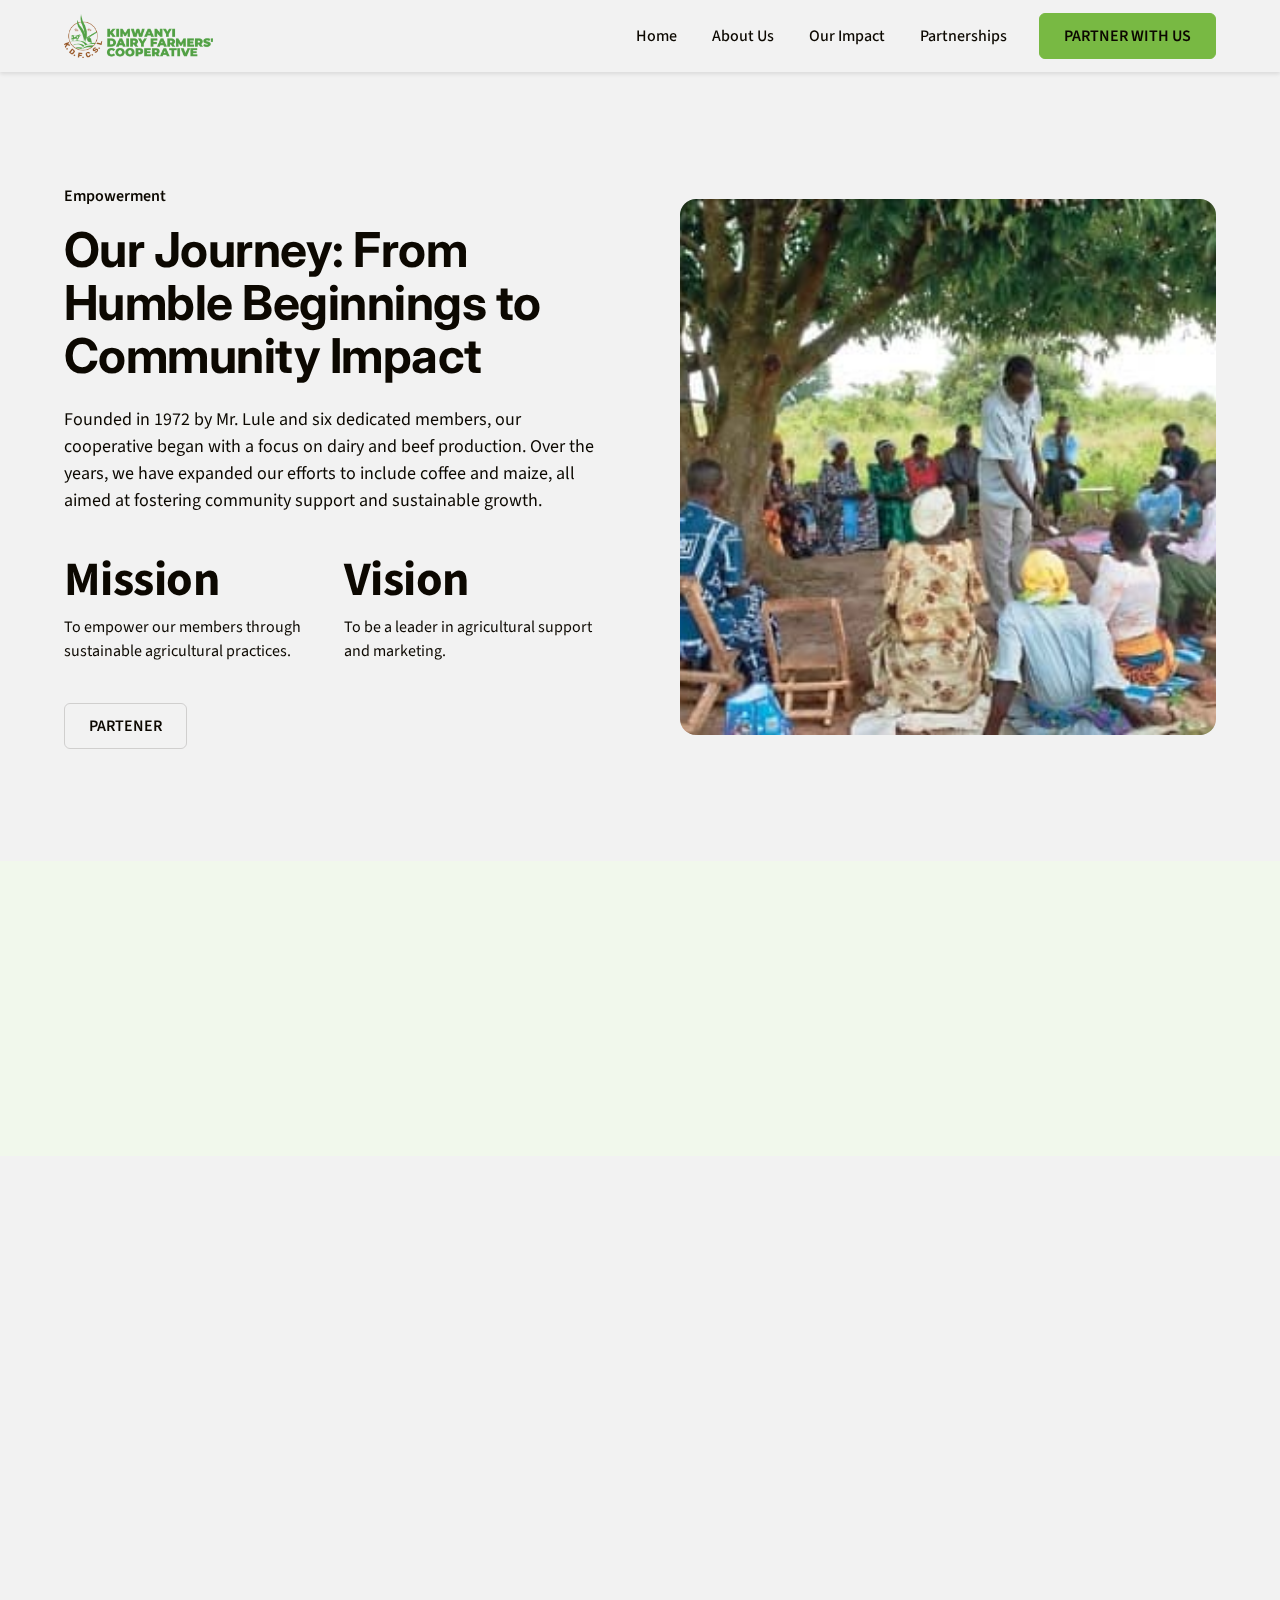
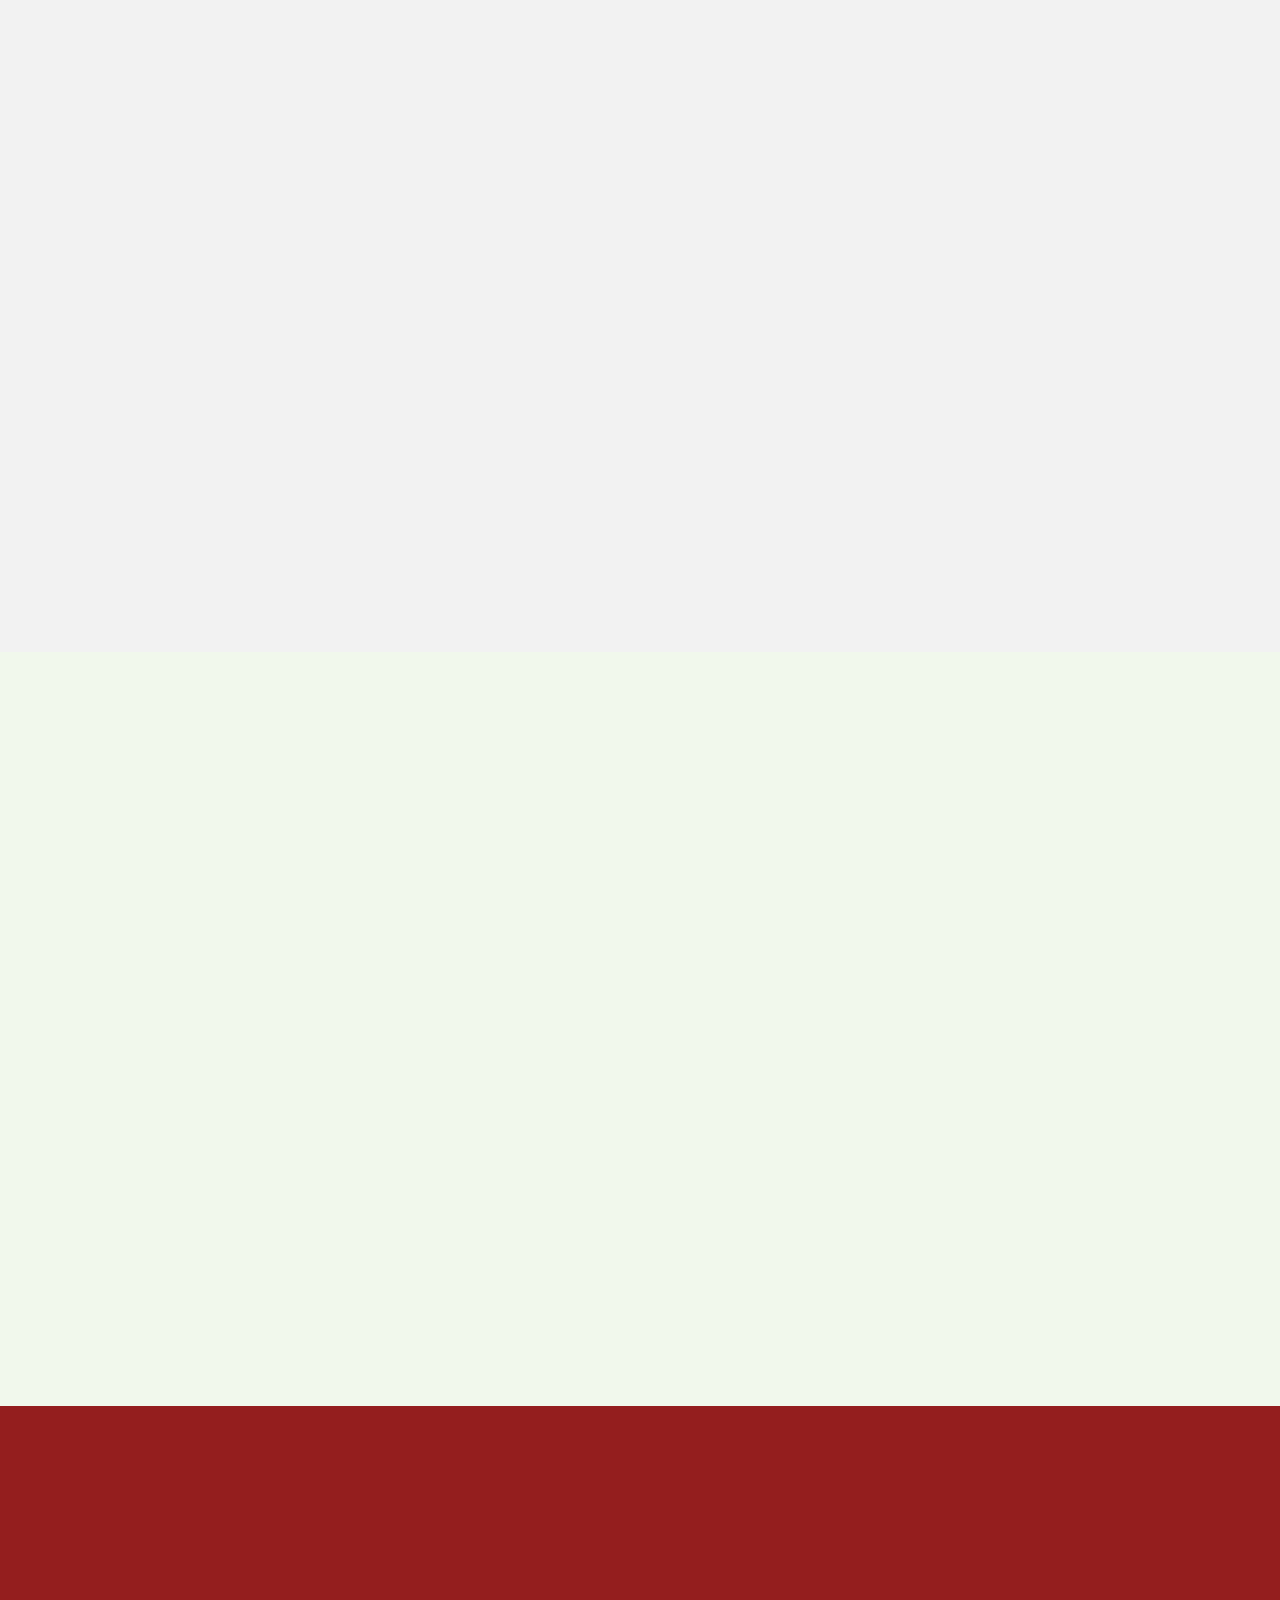
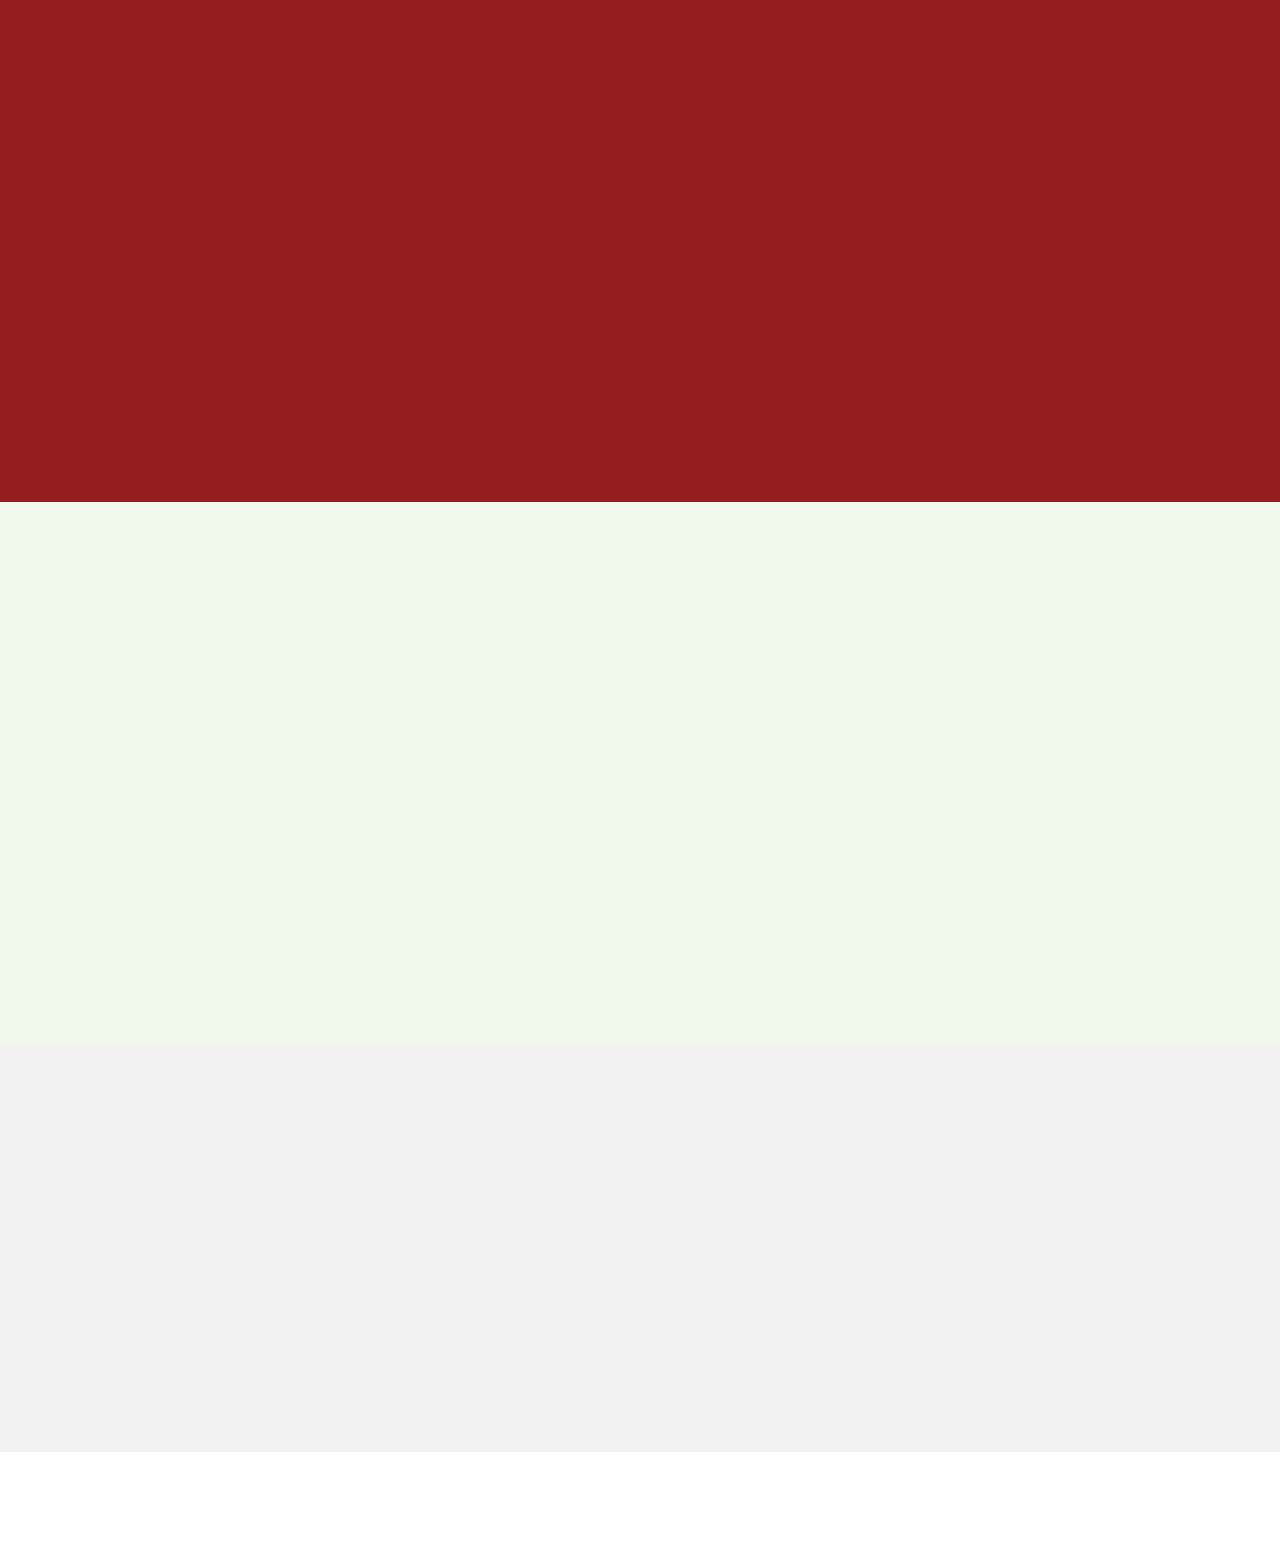
<file: about-us.html>
<!DOCTYPE html>
<!--  This site was created in Webflow. https://webflow.com  --><!--  Last Published: Tue Jul 29 2025 21:09:41 GMT+0000 (Coordinated Universal Time)  -->
<html
  data-wf-page="6887b3ab6ff3b8a3450b5643"
  data-wf-site="6887a2bc9d2a2f76b0a7e1a2"
>
  <head>
    <meta charset="utf-8" />
    <title>About Us</title>
    <meta content="About Us" property="og:title" />
    <meta content="About Us" property="twitter:title" />
    <meta content="width=device-width, initial-scale=1" name="viewport" />
    <meta content="Webflow" name="generator" />
    <link href="css/normalize.css" rel="stylesheet" type="text/css" />
    <link href="css/webflow.css" rel="stylesheet" type="text/css" />
    <link
      href="css/kimwanyi-dairy-cooperative.webflow.css"
      rel="stylesheet"
      type="text/css"
    />
    <script type="text/javascript">
      !(function (o, c) {
        var n = c.documentElement,
          t = " w-mod-";
        (n.className += t + "js"),
          ("ontouchstart" in o ||
            (o.DocumentTouch && c instanceof DocumentTouch)) &&
            (n.className += t + "touch");
      })(window, document);
    </script>
    <link href="images/favicon.png" rel="shortcut icon" type="image/x-icon" />
    <link href="images/webclip.png" rel="apple-touch-icon" />
    <!--  Keep this css code to improve the font quality -->
    <style>
      * {
        -webkit-font-smoothing: antialiased;
        -moz-osx-font-smoothing: grayscale;
        -o-font-smoothing: antialiased;
      }
    </style>
    <link href="https://unpkg.com/aos@2.3.1/dist/aos.css" rel="stylesheet" />
  </head>
  <body>
    <div class="page-wrapper">
      <div class="global-styles">
        <div class="style-overrides w-embed">
          <style>
            /* Ensure all elements inherit the color from its parent */
            a,
            .w-input,
            .w-select,
            .w-tab-link,
            .w-nav-link,
            .w-nav-brand,
            .w-dropdown-btn,
            .w-dropdown-toggle,
            .w-slider-arrow-left,
            .w-slider-arrow-right,
            .w-dropdown-link {
              color: inherit;
              text-decoration: inherit;
              font-size: inherit;
            }
            /* Focus state style for keyboard navigation for the focusable elements */
            *[tabindex]:focus-visible,
            input[type="file"]:focus-visible {
              outline: 0.125rem solid #4d65ff;
              outline-offset: 0.125rem;
            }
            /* Get rid of top margin on first element in any rich text element */
            .w-richtext > :not(div):first-child,
            .w-richtext > div:first-child > :first-child {
              margin-top: 0 !important;
            }
            /* Get rid of bottom margin on last element in any rich text element */
            .w-richtext > :last-child,
            .w-richtext ol li:last-child,
            .w-richtext ul li:last-child {
              margin-bottom: 0 !important;
            }
            /* Prevent all click and hover interaction with an element */
            .pointer-events-off {
              pointer-events: none;
            }
            /* Enables all click and hover interaction with an element */
            .pointer-events-on {
              pointer-events: auto;
            }
            /* Create a class of .div-square which maintains a 1:1 dimension of a div */
            .div-square::after {
              content: "";
              display: block;
              padding-bottom: 100%;
            }
            /* Make sure containers never lose their center alignment */
            .container-medium,
            .container-small,
            .container-large {
              margin-right: auto !important;
              margin-left: auto !important;
            }
            /* Apply "..." after 3 lines of text */
            .text-style-3lines {
              display: -webkit-box;
              overflow: hidden;
              -webkit-line-clamp: 3;
              -webkit-box-orient: vertical;
            }
            /* Apply "..." after 2 lines of text */
            .text-style-2lines {
              display: -webkit-box;
              overflow: hidden;
              -webkit-line-clamp: 2;
              -webkit-box-orient: vertical;
            }
            /* Adds inline flex display */
            .display-inlineflex {
              display: inline-flex;
            }
            /* These classes are never overwritten */
            .hide {
              display: none !important;
            }
            /* Remove default Webflow chevron from form select */
            select {
              -webkit-appearance: none;
            }
            @media screen and (max-width: 991px) {
              .hide,
              .hide-tablet {
                display: none !important;
              }
            }
            @media screen and (max-width: 767px) {
              .hide-mobile-landscape {
                display: none !important;
              }
            }
            @media screen and (max-width: 479px) {
              .hide-mobile {
                display: none !important;
              }
            }
            .margin-0 {
              margin: 0rem !important;
            }
            .padding-0 {
              padding: 0rem !important;
            }
            .spacing-clean {
              padding: 0rem !important;
              margin: 0rem !important;
            }
            .margin-top {
              margin-right: 0rem !important;
              margin-bottom: 0rem !important;
              margin-left: 0rem !important;
            }
            .padding-top {
              padding-right: 0rem !important;
              padding-bottom: 0rem !important;
              padding-left: 0rem !important;
            }
            .margin-right {
              margin-top: 0rem !important;
              margin-bottom: 0rem !important;
              margin-left: 0rem !important;
            }
            .padding-right {
              padding-top: 0rem !important;
              padding-bottom: 0rem !important;
              padding-left: 0rem !important;
            }
            .margin-bottom {
              margin-top: 0rem !important;
              margin-right: 0rem !important;
              margin-left: 0rem !important;
            }
            .padding-bottom {
              padding-top: 0rem !important;
              padding-right: 0rem !important;
              padding-left: 0rem !important;
            }
            .margin-left {
              margin-top: 0rem !important;
              margin-right: 0rem !important;
              margin-bottom: 0rem !important;
            }
            .padding-left {
              padding-top: 0rem !important;
              padding-right: 0rem !important;
              padding-bottom: 0rem !important;
            }
            .margin-horizontal {
              margin-top: 0rem !important;
              margin-bottom: 0rem !important;
            }
            .padding-horizontal {
              padding-top: 0rem !important;
              padding-bottom: 0rem !important;
            }
            .margin-vertical {
              margin-right: 0rem !important;
              margin-left: 0rem !important;
            }
            .padding-vertical {
              padding-right: 0rem !important;
              padding-left: 0rem !important;
            }
            /* Apply "..." at 100% width */
            .truncate-width {
              width: 100%;
              white-space: nowrap;
              overflow: hidden;
              text-overflow: ellipsis;
            }
            /* Removes native scrollbar */
            .no-scrollbar {
              -ms-overflow-style: none;
              overflow: -moz-scrollbars-none;
            }
            .no-scrollbar::-webkit-scrollbar {
              display: none;
            }
          </style>
        </div>
        <div class="fonts w-embed">
          <style>
            @import url("https://fonts.googleapis.com/css?family=Inter:700");
          </style>
          <style>
            @import url("https://fonts.googleapis.com/css?family=Source%20Sans%203:400,500");
          </style>
        </div>
        <div class="color-schemes w-embed">
          <style>
            .color-scheme-1 {
            }
            .color-scheme-2 {
              --color-scheme-1--text: var(--color-scheme-2--text);
              --color-scheme-1--background: var(--color-scheme-2--background);
              --color-scheme-1--foreground: var(--color-scheme-2--foreground);
              --color-scheme-1--border: var(--color-scheme-2--border);
              --color-scheme-1--accent: var(--color-scheme-2--accent);
            }
            .color-scheme-3 {
              --color-scheme-1--text: var(--color-scheme-3--text);
              --color-scheme-1--background: var(--color-scheme-3--background);
              --color-scheme-1--foreground: var(--color-scheme-3--foreground);
              --color-scheme-1--border: var(--color-scheme-3--border);
              --color-scheme-1--accent: var(--color-scheme-3--accent);
            }
            .color-scheme-4 {
              --color-scheme-1--text: var(--color-scheme-4--text);
              --color-scheme-1--background: var(--color-scheme-4--background);
              --color-scheme-1--foreground: var(--color-scheme-4--foreground);
              --color-scheme-1--border: var(--color-scheme-4--border);
              --color-scheme-1--accent: var(--color-scheme-4--accent);
            }
            .color-scheme-5 {
              --color-scheme-1--text: var(--color-scheme-5--text);
              --color-scheme-1--background: var(--color-scheme-5--background);
              --color-scheme-1--foreground: var(--color-scheme-5--foreground);
              --color-scheme-1--border: var(--color-scheme-5--border);
              --color-scheme-1--accent: var(--color-scheme-5--accent);
            }
            .color-scheme-6 {
              --color-scheme-1--text: var(--color-scheme-6--text);
              --color-scheme-1--background: var(--color-scheme-6--background);
              --color-scheme-1--foreground: var(--color-scheme-6--foreground);
              --color-scheme-1--border: var(--color-scheme-6--border);
              --color-scheme-1--accent: var(--color-scheme-6--accent);
            }
            .color-scheme-7 {
              --color-scheme-1--text: var(--color-scheme-7--text);
              --color-scheme-1--background: var(--color-scheme-7--background);
              --color-scheme-1--foreground: var(--color-scheme-7--foreground);
              --color-scheme-1--border: var(--color-scheme-7--border);
              --color-scheme-1--accent: var(--color-scheme-7--accent);
            }
            .color-scheme-8 {
              --color-scheme-1--text: var(--color-scheme-8--text);
              --color-scheme-1--background: var(--color-scheme-8--background);
              --color-scheme-1--foreground: var(--color-scheme-8--foreground);
              --color-scheme-1--border: var(--color-scheme-8--border);
              --color-scheme-1--accent: var(--color-scheme-8--accent);
            }
            .w-slider-dot {
              background-color: var(--color-scheme-1--text);
              opacity: 0.2;
            }
            .w-slider-dot.w-active {
              background-color: var(--color-scheme-1--text);
              opacity: 1;
            }
            /* Override .w-slider-nav-invert styles */
            .w-slider-nav-invert .w-slider-dot {
              background-color: var(--color-scheme-1--text) !important;
              opacity: 0.2 !important;
            }
            .w-slider-nav-invert .w-slider-dot.w-active {
              background-color: var(--color-scheme-1--text) !important;
              opacity: 1 !important;
            }
          </style>
        </div>
      </div>
      <div
        data-collapse="medium"
        data-animation="default"
        data-duration="400"
        fs-scrolldisable-element="smart-nav"
        data-easing="ease"
        data-easing2="ease"
        role="banner"
        class="navbar1_component color-scheme-6 w-nav"
      >
        <div class="navbar1_container">
          <a href="#" class="navbar1_logo-link w-nav-brand"
            ><img
              sizes="148.8249969482422px"
              height="44px"
              alt=""
              src="images/relume-267984.png"
              loading="eager"
              srcset="
                images/relume-267984-p-500.png   500w,
                images/relume-267984-p-800.png   800w,
                images/relume-267984-p-1080.png 1080w,
                images/relume-267984-p-1600.png 1600w,
                images/relume-267984.png        2202w
              "
              class="navbar1_logo"
          /></a>
          <nav
            role="navigation"
            class="navbar1_menu is-page-height-tablet w-nav-menu"
          >
            <div class="navbar1_menu-links">
              <a href="index.html" class="navbar1_link w-nav-link">Home</a>
              <a
                href="about-us.html"
                aria-current="page"
                class="navbar1_link w-nav-link w--current"
                >About Us</a
              >
              <a href="impact.html" class="navbar1_link w-nav-link"
                >Our Impact</a
              >
              <a href="partner-with-us.html" class="navbar1_link w-nav-link"
                >Partnerships</a
              >
            </div>
            <div class="navbar1_menu-buttons">
              <a href="form.html" class="button w-button">PARTNER WITH US</a>
            </div>
          </nav>
          <div class="navbar1_menu-button w-nav-button">
            <div class="menu-icon1">
              <div class="menu-icon1_line-top"></div>
              <div class="menu-icon1_line-middle">
                <div class="menu-icon1_line-middle-inner"></div>
              </div>
              <div class="menu-icon1_line-bottom"></div>
            </div>
          </div>
        </div>
      </div>
      <main class="main-wrapper">
        <section class="section_layout25 color-scheme-6">
          <div class="padding-global" data-aos="fade-up">
            <div class="container-large">
              <div class="padding-section-large">
                <div class="layout25_component">
                  <div class="w-layout-grid layout25_content">
                    <div class="layout25_content-left">
                      <div class="margin-bottom margin-xsmall">
                        <div class="text-style-tagline">Empowerment</div>
                      </div>
                      <div class="margin-bottom margin-small">
                        <h2 class="heading-style-h2">
                          Our Journey: From Humble Beginnings to Community
                          Impact
                        </h2>
                      </div>
                      <div class="margin-bottom margin-medium">
                        <p class="text-size-medium">
                          Founded in 1972 by Mr. Lule and six dedicated members,
                          our cooperative began with a focus on dairy and beef
                          production. Over the years, we have expanded our
                          efforts to include coffee and maize, all aimed at
                          fostering community support and sustainable growth.
                        </p>
                      </div>
                      <div class="w-layout-grid layout25_item-list">
                        <div class="layout25_text-wrapper">
                          <div class="margin-bottom margin-xxsmall">
                            <div class="heading-style-h2">Mission</div>
                          </div>
                          <p>
                            To empower our members through sustainable
                            agricultural practices.
                          </p>
                        </div>
                        <div class="layout25_text-wrapper">
                          <div class="margin-bottom margin-xxsmall">
                            <div class="heading-style-h2">Vision</div>
                          </div>
                          <p>
                            To be a leader in agricultural support and
                            marketing.
                          </p>
                        </div>
                      </div>
                      <div class="margin-top margin-medium">
                        <div class="button-group">
                          <a href="#" class="button is-secondary w-button"
                            >PARTENER</a
                          >
                        </div>
                      </div>
                    </div>
                    <div class="layout25_image-wrapper">
                      <img
                        loading="eager"
                        src="images/relume-267543.jpeg"
                        alt=""
                        class="layout25_image"
                      />
                    </div>
                  </div>
                </div>
              </div>
            </div>
          </div>
        </section>
        <section
          data-w-id="11a5f009-c1e4-12b9-bce3-71658507873d"
          class="section_logo3 color-scheme-4"
        >
          <div class="padding-section-medium" data-aos="fade-up">
            <div class="padding-global">
              <div class="container-large">
                <div class="margin-bottom margin-large">
                  <div class="text-align-center">
                    <div class="max-width-large align-center">
                      <h2 class="heading-style-h6">
                        Trusted by Our Esteemed Partners
                      </h2>
                    </div>
                  </div>
                </div>
              </div>
            </div>
            <div class="logo3_component">
              <div class="logo3_list">
                <div
                  id="w-node-_11a5f009-c1e4-12b9-bce3-716585078748-450b5643"
                  class="logo3_wrapper"
                >
                  <img
                    loading="eager"
                    src="images/relume-267575.png"
                    alt=""
                    class="logo3_logo"
                  />
                </div>
                <div
                  id="w-node-_11a5f009-c1e4-12b9-bce3-71658507874a-450b5643"
                  class="logo3_wrapper"
                >
                  <img
                    loading="eager"
                    src="images/relume-267578.png"
                    alt=""
                    class="logo3_logo"
                  />
                </div>
                <div
                  id="w-node-_11a5f009-c1e4-12b9-bce3-71658507874c-450b5643"
                  class="logo3_wrapper"
                >
                  <img
                    loading="eager"
                    src="images/relume-267587.png"
                    alt=""
                    class="logo3_logo"
                  />
                </div>
                <div
                  id="w-node-_11a5f009-c1e4-12b9-bce3-71658507874e-450b5643"
                  class="logo3_wrapper"
                >
                  <img
                    loading="eager"
                    src="images/relume-267578.png"
                    alt=""
                    class="logo3_logo"
                  />
                </div>
                <div
                  id="w-node-_11a5f009-c1e4-12b9-bce3-716585078750-450b5643"
                  class="logo3_wrapper"
                >
                  <img
                    loading="eager"
                    src="images/relume-267575.png"
                    alt=""
                    class="logo3_logo"
                  />
                </div>
                <div
                  id="w-node-_11a5f009-c1e4-12b9-bce3-716585078752-450b5643"
                  class="logo3_wrapper"
                >
                  <img
                    loading="eager"
                    src="images/relume-267578.png"
                    alt=""
                    class="logo3_logo"
                  />
                </div>
                <div
                  id="w-node-_11a5f009-c1e4-12b9-bce3-716585078754-450b5643"
                  class="logo3_wrapper"
                >
                  <img
                    loading="eager"
                    src="images/relume-267587.png"
                    alt=""
                    class="logo3_logo"
                  />
                </div>
              </div>
              <div class="logo3_list">
                <div
                  id="w-node-_11a5f009-c1e4-12b9-bce3-716585078748-450b5643"
                  class="logo3_wrapper"
                >
                  <img
                    loading="eager"
                    src="images/relume-267575.png"
                    alt=""
                    class="logo3_logo"
                  />
                </div>
                <div
                  id="w-node-_11a5f009-c1e4-12b9-bce3-71658507874a-450b5643"
                  class="logo3_wrapper"
                >
                  <img
                    loading="eager"
                    src="images/relume-267578.png"
                    alt=""
                    class="logo3_logo"
                  />
                </div>
                <div
                  id="w-node-_11a5f009-c1e4-12b9-bce3-71658507874c-450b5643"
                  class="logo3_wrapper"
                >
                  <img
                    loading="eager"
                    src="images/relume-267587.png"
                    alt=""
                    class="logo3_logo"
                  />
                </div>
                <div
                  id="w-node-_11a5f009-c1e4-12b9-bce3-71658507874e-450b5643"
                  class="logo3_wrapper"
                >
                  <img
                    loading="eager"
                    src="images/relume-267578.png"
                    alt=""
                    class="logo3_logo"
                  />
                </div>
                <div
                  id="w-node-_11a5f009-c1e4-12b9-bce3-716585078750-450b5643"
                  class="logo3_wrapper"
                >
                  <img
                    loading="eager"
                    src="images/relume-267575.png"
                    alt=""
                    class="logo3_logo"
                  />
                </div>
                <div
                  id="w-node-_11a5f009-c1e4-12b9-bce3-716585078752-450b5643"
                  class="logo3_wrapper"
                >
                  <img
                    loading="eager"
                    src="images/relume-267578.png"
                    alt=""
                    class="logo3_logo"
                  />
                </div>
                <div
                  id="w-node-_11a5f009-c1e4-12b9-bce3-716585078754-450b5643"
                  class="logo3_wrapper"
                >
                  <img
                    loading="eager"
                    src="images/relume-267587.png"
                    alt=""
                    class="logo3_logo"
                  />
                </div>
              </div>
            </div>
          </div>
        </section>
        <section class="section_layout241 color-scheme-6">
          <div class="padding-global" data-aos="fade-up">
            <div class="container-large">
              <div class="padding-section-large">
                <div class="layout241_component">
                  <div class="margin-bottom margin-xxlarge">
                    <div class="max-width-large">
                      <div class="margin-bottom margin-xsmall">
                        <div class="text-style-tagline">Core Values</div>
                      </div>
                      <div class="margin-bottom margin-small">
                        <h2 class="heading-style-h2">
                          Our Core Values Drive Our Mission Forward
                        </h2>
                      </div>
                      <p class="text-size-medium">
                        At Kimwanyi Dairy Farmers&#x27; Cooperative, we believe
                        in the power of community and sustainable practices. Our
                        values guide us in empowering our members and fostering
                        growth.
                      </p>
                    </div>
                  </div>
                  <div class="w-layout-grid layout241_list">
                    <div class="layout241_item">
                      <div class="margin-bottom margin-small">
                        <div class="layout241_item-icon-wrapper">
                          <div class="icon-1x1-medium w-embed">
                            <svg
                              xmlns="http://www.w3.org/2000/svg"
                              width="100%"
                              height="100%"
                              viewbox="0 -960 960 960"
                            >
                              <path
                                fill="currentColor"
                                d="M34.5-321.87v-17.06q0-55.92 55.58-73.49Q145.65-430 188.57-430q42.91 0 98.48 17.53 55.58 17.54 55.58 73.54v17.06H34.5Zm154.02-161.7q-32.63 0-55.82-23.28-23.2-23.29-23.2-55.99t23.24-55.9q23.24-23.19 55.87-23.19 32.63 0 55.82 23.27 23.2 23.28 23.2 55.91 0 32.63-23.24 55.91-23.24 23.27-55.87 23.27Zm208.81 59.96q-11.48 0-18.96-7.19t-7.48-18.47q0-5.63 7.48-19.49 7.76-11 12.26-23t4.5-25.02q0-13.02-4.5-25.74-4.5-12.72-12.34-22.48-3.24-4.37-5.32-9.09t-2.08-10q0-11.43 7.5-18.87 7.5-7.43 18.94-7.43 5.05 0 10.38 1.62 5.33 1.62 8.33 5.62 17.48 18.24 25.6 40.6 8.12 22.36 8.12 45.79 0 23.24-8.74 46.67-8.74 23.44-25.69 40.2-4 4-8.34 5.14-4.33 1.14-9.66 1.14Zm76.16 76.07q-11.68 0-18.99-7.54-7.3-7.53-7.3-19.06 0-5.32 1.94-9.9 1.94-4.59 5.19-8.89 24.58-28.77 36.44-60.14t11.86-63.75q0-32.38-11.86-64.31-11.86-31.94-36.48-59.94-3.21-4.26-5.15-8.73-1.94-4.48-1.94-10.06 0-11.62 7.49-18.99 7.5-7.37 18.97-7.37 5.87 0 10.9 2.73t9.23 7.27q31.28 36 46.75 76.41 15.48 40.41 15.48 82.93 0 42.51-15.48 82.92-15.47 40.42-46.74 76.42-3.93 5-8.98 7.5-5.04 2.5-11.33 2.5Zm143.88 25.67v-17.06q0-56 55.58-73.54Q728.52-430 771.43-430q42.92 0 98.49 17.58 55.58 17.57 55.58 73.49v17.06H617.37Zm154.02-161.7q-32.63 0-55.82-23.28-23.2-23.29-23.2-55.99t23.24-55.9q23.24-23.19 55.87-23.19 32.63 0 55.82 23.27 23.2 23.28 23.2 55.91 0 32.63-23.24 55.91-23.24 23.27-55.87 23.27Z"
                              ></path>
                            </svg>
                          </div>
                        </div>
                      </div>
                      <div class="margin-bottom margin-small">
                        <h3 class="heading-style-h4">Truthful:</h3>
                      </div>
                      <p>We are honest and impartial in our work processes.</p>
                    </div>
                    <div class="layout241_item">
                      <div class="margin-bottom margin-small">
                        <div class="layout241_item-icon-wrapper">
                          <div class="icon-1x1-medium w-embed">
                            <svg
                              xmlns="http://www.w3.org/2000/svg"
                              width="100%"
                              height="100%"
                              viewbox="0 -960 960 960"
                            >
                              <path
                                fill="currentColor"
                                d="M34.5-321.87v-17.06q0-55.92 55.58-73.49Q145.65-430 188.57-430q42.91 0 98.48 17.53 55.58 17.54 55.58 73.54v17.06H34.5Zm154.02-161.7q-32.63 0-55.82-23.28-23.2-23.29-23.2-55.99t23.24-55.9q23.24-23.19 55.87-23.19 32.63 0 55.82 23.27 23.2 23.28 23.2 55.91 0 32.63-23.24 55.91-23.24 23.27-55.87 23.27Zm208.81 59.96q-11.48 0-18.96-7.19t-7.48-18.47q0-5.63 7.48-19.49 7.76-11 12.26-23t4.5-25.02q0-13.02-4.5-25.74-4.5-12.72-12.34-22.48-3.24-4.37-5.32-9.09t-2.08-10q0-11.43 7.5-18.87 7.5-7.43 18.94-7.43 5.05 0 10.38 1.62 5.33 1.62 8.33 5.62 17.48 18.24 25.6 40.6 8.12 22.36 8.12 45.79 0 23.24-8.74 46.67-8.74 23.44-25.69 40.2-4 4-8.34 5.14-4.33 1.14-9.66 1.14Zm76.16 76.07q-11.68 0-18.99-7.54-7.3-7.53-7.3-19.06 0-5.32 1.94-9.9 1.94-4.59 5.19-8.89 24.58-28.77 36.44-60.14t11.86-63.75q0-32.38-11.86-64.31-11.86-31.94-36.48-59.94-3.21-4.26-5.15-8.73-1.94-4.48-1.94-10.06 0-11.62 7.49-18.99 7.5-7.37 18.97-7.37 5.87 0 10.9 2.73t9.23 7.27q31.28 36 46.75 76.41 15.48 40.41 15.48 82.93 0 42.51-15.48 82.92-15.47 40.42-46.74 76.42-3.93 5-8.98 7.5-5.04 2.5-11.33 2.5Zm143.88 25.67v-17.06q0-56 55.58-73.54Q728.52-430 771.43-430q42.92 0 98.49 17.58 55.58 17.57 55.58 73.49v17.06H617.37Zm154.02-161.7q-32.63 0-55.82-23.28-23.2-23.29-23.2-55.99t23.24-55.9q23.24-23.19 55.87-23.19 32.63 0 55.82 23.27 23.2 23.28 23.2 55.91 0 32.63-23.24 55.91-23.24 23.27-55.87 23.27Z"
                              ></path>
                            </svg>
                          </div>
                        </div>
                      </div>
                      <div class="margin-bottom margin-small">
                        <h3 class="heading-style-h4">Reliability:</h3>
                      </div>
                      <p>
                        We are consistent and dependable in everything we do.
                      </p>
                    </div>
                    <div class="layout241_item">
                      <div class="margin-bottom margin-small">
                        <div class="layout241_item-icon-wrapper">
                          <div class="icon-1x1-medium w-embed">
                            <svg
                              xmlns="http://www.w3.org/2000/svg"
                              width="100%"
                              height="100%"
                              viewbox="0 -960 960 960"
                            >
                              <path
                                fill="currentColor"
                                d="M34.5-321.87v-17.06q0-55.92 55.58-73.49Q145.65-430 188.57-430q42.91 0 98.48 17.53 55.58 17.54 55.58 73.54v17.06H34.5Zm154.02-161.7q-32.63 0-55.82-23.28-23.2-23.29-23.2-55.99t23.24-55.9q23.24-23.19 55.87-23.19 32.63 0 55.82 23.27 23.2 23.28 23.2 55.91 0 32.63-23.24 55.91-23.24 23.27-55.87 23.27Zm208.81 59.96q-11.48 0-18.96-7.19t-7.48-18.47q0-5.63 7.48-19.49 7.76-11 12.26-23t4.5-25.02q0-13.02-4.5-25.74-4.5-12.72-12.34-22.48-3.24-4.37-5.32-9.09t-2.08-10q0-11.43 7.5-18.87 7.5-7.43 18.94-7.43 5.05 0 10.38 1.62 5.33 1.62 8.33 5.62 17.48 18.24 25.6 40.6 8.12 22.36 8.12 45.79 0 23.24-8.74 46.67-8.74 23.44-25.69 40.2-4 4-8.34 5.14-4.33 1.14-9.66 1.14Zm76.16 76.07q-11.68 0-18.99-7.54-7.3-7.53-7.3-19.06 0-5.32 1.94-9.9 1.94-4.59 5.19-8.89 24.58-28.77 36.44-60.14t11.86-63.75q0-32.38-11.86-64.31-11.86-31.94-36.48-59.94-3.21-4.26-5.15-8.73-1.94-4.48-1.94-10.06 0-11.62 7.49-18.99 7.5-7.37 18.97-7.37 5.87 0 10.9 2.73t9.23 7.27q31.28 36 46.75 76.41 15.48 40.41 15.48 82.93 0 42.51-15.48 82.92-15.47 40.42-46.74 76.42-3.93 5-8.98 7.5-5.04 2.5-11.33 2.5Zm143.88 25.67v-17.06q0-56 55.58-73.54Q728.52-430 771.43-430q42.92 0 98.49 17.58 55.58 17.57 55.58 73.49v17.06H617.37Zm154.02-161.7q-32.63 0-55.82-23.28-23.2-23.29-23.2-55.99t23.24-55.9q23.24-23.19 55.87-23.19 32.63 0 55.82 23.27 23.2 23.28 23.2 55.91 0 32.63-23.24 55.91-23.24 23.27-55.87 23.27Z"
                              ></path>
                            </svg>
                          </div>
                        </div>
                      </div>
                      <div class="margin-bottom margin-small">
                        <h3 class="heading-style-h4">Teamwork:</h3>
                      </div>
                      <p>We respect, cooperate and support each other.</p>
                    </div>
                    <div class="layout241_item">
                      <div class="margin-bottom margin-small">
                        <div class="layout241_item-icon-wrapper">
                          <div class="icon-1x1-medium w-embed">
                            <svg
                              xmlns="http://www.w3.org/2000/svg"
                              width="100%"
                              height="100%"
                              viewbox="0 -960 960 960"
                            >
                              <path
                                fill="currentColor"
                                d="M34.5-321.87v-17.06q0-55.92 55.58-73.49Q145.65-430 188.57-430q42.91 0 98.48 17.53 55.58 17.54 55.58 73.54v17.06H34.5Zm154.02-161.7q-32.63 0-55.82-23.28-23.2-23.29-23.2-55.99t23.24-55.9q23.24-23.19 55.87-23.19 32.63 0 55.82 23.27 23.2 23.28 23.2 55.91 0 32.63-23.24 55.91-23.24 23.27-55.87 23.27Zm208.81 59.96q-11.48 0-18.96-7.19t-7.48-18.47q0-5.63 7.48-19.49 7.76-11 12.26-23t4.5-25.02q0-13.02-4.5-25.74-4.5-12.72-12.34-22.48-3.24-4.37-5.32-9.09t-2.08-10q0-11.43 7.5-18.87 7.5-7.43 18.94-7.43 5.05 0 10.38 1.62 5.33 1.62 8.33 5.62 17.48 18.24 25.6 40.6 8.12 22.36 8.12 45.79 0 23.24-8.74 46.67-8.74 23.44-25.69 40.2-4 4-8.34 5.14-4.33 1.14-9.66 1.14Zm76.16 76.07q-11.68 0-18.99-7.54-7.3-7.53-7.3-19.06 0-5.32 1.94-9.9 1.94-4.59 5.19-8.89 24.58-28.77 36.44-60.14t11.86-63.75q0-32.38-11.86-64.31-11.86-31.94-36.48-59.94-3.21-4.26-5.15-8.73-1.94-4.48-1.94-10.06 0-11.62 7.49-18.99 7.5-7.37 18.97-7.37 5.87 0 10.9 2.73t9.23 7.27q31.28 36 46.75 76.41 15.48 40.41 15.48 82.93 0 42.51-15.48 82.92-15.47 40.42-46.74 76.42-3.93 5-8.98 7.5-5.04 2.5-11.33 2.5Zm143.88 25.67v-17.06q0-56 55.58-73.54Q728.52-430 771.43-430q42.92 0 98.49 17.58 55.58 17.57 55.58 73.49v17.06H617.37Zm154.02-161.7q-32.63 0-55.82-23.28-23.2-23.29-23.2-55.99t23.24-55.9q23.24-23.19 55.87-23.19 32.63 0 55.82 23.27 23.2 23.28 23.2 55.91 0 32.63-23.24 55.91-23.24 23.27-55.87 23.27Z"
                              ></path>
                            </svg>
                          </div>
                        </div>
                      </div>
                      <div class="margin-bottom margin-small">
                        <h3 class="heading-style-h4">Democracy:</h3>
                      </div>
                      <p>
                        All members have equal voting rights and voices in all
                        decisions of our cooperative
                      </p>
                    </div>
                    <div class="layout241_item">
                      <div class="margin-bottom margin-small">
                        <div class="layout241_item-icon-wrapper">
                          <div class="icon-1x1-medium w-embed">
                            <svg
                              xmlns="http://www.w3.org/2000/svg"
                              width="100%"
                              height="100%"
                              viewbox="0 -960 960 960"
                            >
                              <path
                                fill="currentColor"
                                d="M208.93-170.93q-44.78-45.96-69.85-106.25-25.06-60.28-25.06-123.3 0-73.71 25.98-135.29t77.46-113.06q64.39-64.15 183.58-92.29 119.2-28.14 292.5-24.1 22.39 1 40.79 9.08 18.39 8.07 33.3 22.51 14.6 14.63 23.15 33.04 8.54 18.41 9.44 41.05 2.76 86.65-2.24 160.07-5 73.43-19.5 133.67-14.5 60.23-37.91 107.2-23.41 46.96-56.5 80.14-50.99 51.23-111.04 77.72-60.05 26.48-128.15 26.48-70.36 0-128.81-23.38-58.46-23.38-107.14-73.29Zm108.27-6.22q25.16 17 58.08 25.76 32.92 8.76 69.47 8.76 52.56 0 102.05-21.88 49.48-21.88 89.77-63.16 28.67-28.92 47.79-75.05 19.12-46.13 30.4-106.46 11.28-60.34 14.57-133.07 3.28-72.73-.48-154.6-93.28-2.24-167.31 2.38-74.02 4.62-130.66 16.62t-97.16 30.62q-40.52 18.62-65.81 44.9-41.28 42.05-63.52 89.89-22.24 47.84-22.24 96.94 0 46.97 19.9 99.04 19.91 52.07 49.98 83.83 51.49-96.57 124.77-173.61 73.29-77.04 158.2-123.24-86.04 75.24-139.8 162.5-53.77 87.26-78 189.83Zm0 0Zm0 0Z"
                              ></path>
                            </svg>
                          </div>
                        </div>
                      </div>
                      <div class="margin-bottom margin-small">
                        <h3 class="heading-style-h4">Member-Focused:</h3>
                      </div>
                      <p>
                        Our members are our primary concern and the focus of our
                        empowerment efforts
                      </p>
                    </div>
                    <div class="layout241_item">
                      <div class="margin-bottom margin-small">
                        <div class="layout241_item-icon-wrapper">
                          <div class="icon-1x1-medium w-embed">
                            <svg
                              xmlns="http://www.w3.org/2000/svg"
                              width="100%"
                              height="100%"
                              viewbox="0 -960 960 960"
                            >
                              <path
                                fill="currentColor"
                                d="M524.26-758.63q-31.09 0-53.42-22.42-22.34-22.41-22.34-53.45 0-7.67 4.24-22.66-10.24-4.3-16.6-13.54-6.36-9.23-6.36-20.95 0-15.52 10.86-26.48t26.58-10.96q11.48 0 20.83 6.36 9.36 6.36 13.31 16.6 5.4-2 11.45-3.12 6.05-1.12 11.46-1.12 31.06 0 53.39 22.37Q600-865.64 600-834.5q0 31.04-22.33 53.45-22.32 22.42-53.41 22.42ZM690.34-399.5q-7.56 0-13.01-5.46-5.46-5.45-5.46-13.13v-37.06q-44.28-10.09-88.57-40.06-44.28-29.96-69-66.81l-31.97 110.59 108.15 235.47v178.59h-65.5V-200h-98.89L322.65-62.33q-8.72 10.72-21.79 12.84-13.08 2.12-24.03-6.48-10.72-8.6-12.96-21.79-2.24-13.2 6.48-23.91l73.8-98.33h-65.54q-15.68 0-24.99-12.93-9.32-12.94-7.84-28.85 6.96-95.09 25.34-166.37Q289.5-479.44 322.5-553q32.76-73.57 70.24-118.43 37.47-44.87 72.74-44.87 29.82 0 48.32 21.95 18.5 21.96 40.66 69.83 18.8 44.09 60.07 72.87 41.27 28.78 98.67 43.39 6.28-3.04 13.02-4.42 6.74-1.39 13.21-1.39 25.68 0 46.23 20.54 20.56 20.53 20.56 46.64v390.93q0 7.68-5.58 13.13-5.57 5.46-13.13 5.46-7.55 0-13.01-5.46-5.46-5.45-5.46-13.13v-390.87q0-12.03-9-21.04-9-9.02-21-9.02-12.24 0-21.12 9.02t-8.88 21.05v28.73q0 7.68-5.57 13.13-5.58 5.46-13.13 5.46Z"
                              ></path>
                            </svg>
                          </div>
                        </div>
                      </div>
                      <div class="margin-bottom margin-small">
                        <h3 class="heading-style-h4">Sustainability:</h3>
                      </div>
                      <p>
                        We promote environmental sustainability and long-term
                        economic viability for our members.
                      </p>
                    </div>
                  </div>
                  <div class="margin-top margin-xxlarge">
                    <div class="button-group">
                      <a href="#" class="button is-secondary w-button"
                        >Learn More</a
                      >
                      <a href="#" class="button is-link is-icon w-inline-block">
                        <div>Join Us</div>
                        <div class="icon-embed-xxsmall w-embed">
                          <svg
                            width="16"
                            height="16"
                            viewbox="0 0 16 16"
                            fill="none"
                            xmlns="http://www.w3.org/2000/svg"
                          >
                            <path
                              d="M6 3L11 8L6 13"
                              stroke="CurrentColor"
                              stroke-width="1.5"
                            ></path>
                          </svg>
                        </div>
                      </a>
                    </div>
                  </div>
                </div>
              </div>
            </div>
          </div>
        </section>
        <section class="section_layout253 color-scheme-4">
          <div class="padding-global" data-aos="fade-up">
            <div class="container-large">
              <div class="padding-section-large">
                <div class="layout253_component">
                  <div class="w-layout-grid layout253_content">
                    <div class="layout253_content-left">
                      <div class="margin-bottom margin-xsmall">
                        <div class="text-style-tagline">Empowerment</div>
                      </div>
                      <div class="margin-bottom margin-small">
                        <h2 class="heading-style-h2">
                          Our Unique Approach to Community Support
                        </h2>
                      </div>
                      <p class="text-size-medium">
                        At Kimwanyi Dairy Farmers&#x27; Cooperative, we
                        prioritize the empowerment of vulnerable community
                        members, including women, youth, and the elderly. Our
                        commitment to sustainable practices and
                        community-focused initiatives sets us apart in the
                        agricultural sector.
                      </p>
                      <div class="margin-top margin-medium">
                        <div class="button-group">
                          <a
                            href="#"
                            class="button is-link is-icon w-inline-block"
                          >
                            <div>Partner</div>
                            <div class="icon-embed-xxsmall w-embed">
                              <svg
                                width="16"
                                height="16"
                                viewbox="0 0 16 16"
                                fill="none"
                                xmlns="http://www.w3.org/2000/svg"
                              >
                                <path
                                  d="M6 3L11 8L6 13"
                                  stroke="CurrentColor"
                                  stroke-width="1.5"
                                ></path>
                              </svg>
                            </div>
                          </a>
                        </div>
                      </div>
                    </div>
                    <div class="w-layout-grid layout253_list">
                      <div class="layout253_item">
                        <div class="margin-bottom margin-small">
                          <div class="layout253_item-icon-wrapper">
                            <div class="icon-1x1-medium w-embed">
                              <svg
                                xmlns="http://www.w3.org/2000/svg"
                                width="100%"
                                height="100%"
                                viewbox="0 -960 960 960"
                              >
                                <path
                                  fill="currentColor"
                                  d="M143.05-599q-12.25 0-20.32-9.31-8.08-9.31-8.08-22.12 0-12.72 8.08-21.96 8.07-9.24 20.36-9.24h149q25.88 0 44.03 18.34 18.16 18.33 23.16 44.29H143.05Zm86.11 379q52.57 0 89.31-36.6 36.75-36.6 36.75-89.13 0-52.53-36.63-89.34-36.63-36.8-89.19-36.8-52.56 0-89.31 36.65-36.74 36.65-36.74 89.25t36.62 89.29Q176.6-220 229.16-220Zm556.4 2.63q30.68 0 52.2-21.42 21.52-21.42 21.52-52.02 0-30.41-21.43-52.05-21.43-21.64-52.04-21.64t-52.26 21.52q-21.64 21.52-21.64 52.04 0 30.53 21.48 52.05 21.48 21.52 52.17 21.52Zm-556.09-61.2q-27.99 0-47.65-19.7-19.67-19.71-19.67-47.7 0-27.99 19.55-47.66 19.54-19.67 47.54-19.67 27.99 0 47.7 19.59 19.71 19.6 19.71 47.59 0 27.99-19.59 47.77-19.6 19.78-47.59 19.78Zm580.29-149.68q20.2 4.77 34.47 11.68 14.28 6.91 31.27 20.68v-260.96q0-29.58-19.46-48.97-19.46-19.4-48.91-19.4H538.41l-48.69-48.28 61.52-61.52-21.83-21.83L385.3-712.98l21.83 22.83 60.52-60.52 48.52 46.68V-597q0 40.23-27.54 69.3t-67.87 29.07h-72.35q19.39 14.72 29.89 27.92 10.5 13.21 23.61 34.71h18.85q64.52 0 111.28-48 46.76-48 46.76-113v-62.48h230.96v231.23ZM649.35-314.5q6.06-23.91 12.92-37.49 6.86-13.58 20.77-29.01H420.63q2.72 19.67 2.84 33.25.12 13.58-2.12 33.25h228Zm136.87 162.63q-58.06 0-98.82-39.82-40.75-39.82-40.75-96.16 0-58.82 41.58-100.48Q729.81-430 788.63-430q56.33 0 96.24 40.79t39.91 98.28q0 58.56-40.25 98.81t-98.31 40.25Zm-559.02 0q-80.72 0-136.35-56.74-55.63-56.74-55.63-137.24t56.69-137.32Q148.6-540 229.18-540q80.58 0 137.37 56.82 56.8 56.82 56.8 137.43 0 80.62-56.72 137.25-56.71 56.63-139.43 56.63Zm395.76-368.61Z"
                                ></path>
                              </svg>
                            </div>
                          </div>
                        </div>
                        <div class="margin-bottom margin-small">
                          <h3 class="heading-style-h4">
                            Established Heritage:
                          </h3>
                        </div>
                        <p>
                          We have over 50 years of experience in serving and
                          developing our community.
                        </p>
                      </div>
                      <div class="layout253_item">
                        <div class="margin-bottom margin-small">
                          <div class="layout253_item-icon-wrapper">
                            <div class="icon-1x1-medium w-embed">
                              <svg
                                xmlns="http://www.w3.org/2000/svg"
                                width="100%"
                                height="100%"
                                viewbox="0 -960 960 960"
                              >
                                <path
                                  fill="currentColor"
                                  d="M356.42-316.85q32.06 0 55.04-22.53 22.97-22.53 22.97-54.18 0-31.64-22.97-54.21-22.98-22.58-55.04-22.58-31.23 0-53.36 22.57t-22.13 54.27q0 31.6 22.13 54.13t53.36 22.53Zm246.99 0q31.57 0 54.11-22.53 22.55-22.53 22.55-54.18 0-31.64-22.49-54.21-22.48-22.58-54.05-22.58-31.58 0-54.27 22.57-22.69 22.57-22.69 54.27 0 31.6 22.63 54.13t54.21 22.53ZM479.86-534.2q32.01 0 54.89-22.73 22.88-22.73 22.88-54.8 0-32.07-22.83-54.02-22.82-21.95-54.88-21.95-31.23 0-53.39 22.39-22.16 22.4-22.16 53.63 0 32.05 21.75 54.77 21.74 22.71 53.74 22.71Zm.44 460.18q-84.2 0-158.04-31.88-73.84-31.88-129.16-87.2-55.32-55.32-87.2-129.2-31.88-73.88-31.88-158.17 0-84.28 31.88-158.2 31.88-73.91 87.16-128.74 55.28-54.84 129.18-86.82 73.9-31.99 158.21-31.99 84.3 0 158.25 31.97 73.94 31.97 128.75 86.77 54.82 54.8 86.79 128.88 31.98 74.08 31.98 158.33 0 84.24-31.99 158.07-31.98 73.84-86.82 128.95-54.83 55.1-128.87 87.17Q564.5-74.02 480.3-74.02Zm.2-68.13q140.54 0 238.95-98.75 98.4-98.76 98.4-239.6 0-140.54-98.22-238.95-98.21-98.4-239.75-98.4-140.16 0-238.95 98.22-98.78 98.21-98.78 239.75 0 140.16 98.75 238.95 98.76 98.78 239.6 98.78ZM480-480Z"
                                ></path>
                              </svg>
                            </div>
                          </div>
                        </div>
                        <div class="margin-bottom margin-small">
                          <h3 class="heading-style-h4">Land Ownership:</h3>
                        </div>
                        <p>
                          We own 640 acres of land, providing a stable
                          foundation for our members to farm and do business.
                        </p>
                      </div>
                      <div class="layout253_item">
                        <div class="margin-bottom margin-small">
                          <div class="layout253_item-icon-wrapper">
                            <div class="icon-1x1-medium w-embed">
                              <svg
                                xmlns="http://www.w3.org/2000/svg"
                                width="100%"
                                height="100%"
                                viewbox="0 -960 960 960"
                              >
                                <path
                                  fill="currentColor"
                                  d="M143.05-599q-12.25 0-20.32-9.31-8.08-9.31-8.08-22.12 0-12.72 8.08-21.96 8.07-9.24 20.36-9.24h149q25.88 0 44.03 18.34 18.16 18.33 23.16 44.29H143.05Zm86.11 379q52.57 0 89.31-36.6 36.75-36.6 36.75-89.13 0-52.53-36.63-89.34-36.63-36.8-89.19-36.8-52.56 0-89.31 36.65-36.74 36.65-36.74 89.25t36.62 89.29Q176.6-220 229.16-220Zm556.4 2.63q30.68 0 52.2-21.42 21.52-21.42 21.52-52.02 0-30.41-21.43-52.05-21.43-21.64-52.04-21.64t-52.26 21.52q-21.64 21.52-21.64 52.04 0 30.53 21.48 52.05 21.48 21.52 52.17 21.52Zm-556.09-61.2q-27.99 0-47.65-19.7-19.67-19.71-19.67-47.7 0-27.99 19.55-47.66 19.54-19.67 47.54-19.67 27.99 0 47.7 19.59 19.71 19.6 19.71 47.59 0 27.99-19.59 47.77-19.6 19.78-47.59 19.78Zm580.29-149.68q20.2 4.77 34.47 11.68 14.28 6.91 31.27 20.68v-260.96q0-29.58-19.46-48.97-19.46-19.4-48.91-19.4H538.41l-48.69-48.28 61.52-61.52-21.83-21.83L385.3-712.98l21.83 22.83 60.52-60.52 48.52 46.68V-597q0 40.23-27.54 69.3t-67.87 29.07h-72.35q19.39 14.72 29.89 27.92 10.5 13.21 23.61 34.71h18.85q64.52 0 111.28-48 46.76-48 46.76-113v-62.48h230.96v231.23ZM649.35-314.5q6.06-23.91 12.92-37.49 6.86-13.58 20.77-29.01H420.63q2.72 19.67 2.84 33.25.12 13.58-2.12 33.25h228Zm136.87 162.63q-58.06 0-98.82-39.82-40.75-39.82-40.75-96.16 0-58.82 41.58-100.48Q729.81-430 788.63-430q56.33 0 96.24 40.79t39.91 98.28q0 58.56-40.25 98.81t-98.31 40.25Zm-559.02 0q-80.72 0-136.35-56.74-55.63-56.74-55.63-137.24t56.69-137.32Q148.6-540 229.18-540q80.58 0 137.37 56.82 56.8 56.82 56.8 137.43 0 80.62-56.72 137.25-56.71 56.63-139.43 56.63Zm395.76-368.61Z"
                                ></path>
                              </svg>
                            </div>
                          </div>
                        </div>
                        <div class="margin-bottom margin-small">
                          <h3 class="heading-style-h4">
                            Focus on the Vulnerable:
                          </h3>
                        </div>
                        <p>
                          We specifically design our programs to support the
                          most vulnerable members of our community, including
                          women, youth, and the elderly.
                        </p>
                      </div>

                      <div class="layout253_item">
                        <div class="margin-bottom margin-small">
                          <div class="layout253_item-icon-wrapper">
                            <div class="icon-1x1-medium w-embed">
                              <svg
                                xmlns="http://www.w3.org/2000/svg"
                                width="100%"
                                height="100%"
                                viewbox="0 -960 960 960"
                              >
                                <path
                                  fill="currentColor"
                                  d="M143.05-599q-12.25 0-20.32-9.31-8.08-9.31-8.08-22.12 0-12.72 8.08-21.96 8.07-9.24 20.36-9.24h149q25.88 0 44.03 18.34 18.16 18.33 23.16 44.29H143.05Zm86.11 379q52.57 0 89.31-36.6 36.75-36.6 36.75-89.13 0-52.53-36.63-89.34-36.63-36.8-89.19-36.8-52.56 0-89.31 36.65-36.74 36.65-36.74 89.25t36.62 89.29Q176.6-220 229.16-220Zm556.4 2.63q30.68 0 52.2-21.42 21.52-21.42 21.52-52.02 0-30.41-21.43-52.05-21.43-21.64-52.04-21.64t-52.26 21.52q-21.64 21.52-21.64 52.04 0 30.53 21.48 52.05 21.48 21.52 52.17 21.52Zm-556.09-61.2q-27.99 0-47.65-19.7-19.67-19.71-19.67-47.7 0-27.99 19.55-47.66 19.54-19.67 47.54-19.67 27.99 0 47.7 19.59 19.71 19.6 19.71 47.59 0 27.99-19.59 47.77-19.6 19.78-47.59 19.78Zm580.29-149.68q20.2 4.77 34.47 11.68 14.28 6.91 31.27 20.68v-260.96q0-29.58-19.46-48.97-19.46-19.4-48.91-19.4H538.41l-48.69-48.28 61.52-61.52-21.83-21.83L385.3-712.98l21.83 22.83 60.52-60.52 48.52 46.68V-597q0 40.23-27.54 69.3t-67.87 29.07h-72.35q19.39 14.72 29.89 27.92 10.5 13.21 23.61 34.71h18.85q64.52 0 111.28-48 46.76-48 46.76-113v-62.48h230.96v231.23ZM649.35-314.5q6.06-23.91 12.92-37.49 6.86-13.58 20.77-29.01H420.63q2.72 19.67 2.84 33.25.12 13.58-2.12 33.25h228Zm136.87 162.63q-58.06 0-98.82-39.82-40.75-39.82-40.75-96.16 0-58.82 41.58-100.48Q729.81-430 788.63-430q56.33 0 96.24 40.79t39.91 98.28q0 58.56-40.25 98.81t-98.31 40.25Zm-559.02 0q-80.72 0-136.35-56.74-55.63-56.74-55.63-137.24t56.69-137.32Q148.6-540 229.18-540q80.58 0 137.37 56.82 56.8 56.82 56.8 137.43 0 80.62-56.72 137.25-56.71 56.63-139.43 56.63Zm395.76-368.61Z"
                                ></path>
                              </svg>
                            </div>
                          </div>
                        </div>
                        <div class="margin-bottom margin-small">
                          <h3 class="heading-style-h4">
                            Climate-Smart Farming:
                          </h3>
                        </div>
                        <p>
                          We actively use climate-smart and organic farming
                          methods to protect the environment and improve our
                          members' yields
                        </p>
                      </div>
                    </div>
                  </div>
                </div>
              </div>
            </div>
          </div>
        </section>
        <section class="section_layout1 color-scheme-5">
          <div class="padding-global" data-aos="fade-up">
            <div class="container-large">
              <div class="padding-section-medium">
                <div class="layout1_component">
                  <div class="w-layout-grid layout1_content">
                    <div class="layout1_content-left">
                      <div class="margin-bottom margin-xsmall">
                        <div class="text-style-tagline">Join Us</div>
                      </div>
                      <div class="margin-bottom margin-small">
                        <h2 class="heading-style-h2">
                          Join Us in Transforming Lives Through Partnership
                        </h2>
                      </div>
                      <p class="text-size-medium">
                        Partnering with us means contributing to a brighter
                        future for vulnerable communities. Together, we can
                        reduce domestic violence, enhance agricultural
                        practices, and empower women to thrive.
                      </p>
                      <div class="margin-top margin-medium">
                        <div class="button-group">
                          <a
                            href="#"
                            class="button is-secondary is-alternate w-button"
                            >PARTNER</a
                          >
                        </div>
                      </div>
                    </div>
                    <div class="layout1_image-wrapper">
                      <img
                        sizes="(max-width: 780px) 100vw, 780px"
                        srcset="
                          images/relume-267272-p-500.jpeg 500w,
                          images/relume-267272.jpeg       780w
                        "
                        alt=""
                        src="images/relume-267272.jpeg"
                        loading="eager"
                        class="layout1_image"
                      />
                    </div>
                  </div>
                </div>
              </div>
            </div>
          </div>
        </section>
        <section class="section_contact24 color-scheme-4">
          <div class="padding-global" data-aos="fade-up">
            <div class="container-large">
              <div class="padding-section-medium">
                <div class="contact24_component">
                  <div class="margin-bottom margin-xxlarge">
                    <div class="max-width-large">
                      <div class="margin-bottom margin-xsmall">
                        <div class="text-style-tagline">Connect</div>
                      </div>
                      <div class="margin-bottom margin-small">
                        <h2 class="heading-style-h2">Contact Us</h2>
                      </div>
                      <p class="text-size-medium">
                        We&#x27;d love to hear from you!
                      </p>
                    </div>
                  </div>
                  <div class="w-layout-grid contact24_grid-list">
                    <div class="contact24_item">
                      <div class="margin-bottom margin-small">
                        <div class="contact24_icon-wrapper">
                          <div class="icon-embed-medium w-embed">
                            <svg
                              width=" 100%"
                              height=" 100%"
                              viewbox="0 0 24 24"
                              fill="none"
                              xmlns="http://www.w3.org/2000/svg"
                            >
                              <path
                                d="M20 4H4C2.897 4 2 4.897 2 6V18C2 19.103 2.897 20 4 20H20C21.103 20 22 19.103 22 18V6C22 4.897 21.103 4 20 4ZM20 6V6.511L12 12.734L4 6.512V6H20ZM4 18V9.044L11.386 14.789C11.5611 14.9265 11.7773 15.0013 12 15.0013C12.2227 15.0013 12.4389 14.9265 12.614 14.789L20 9.044L20.002 18H4Z"
                                fill="currentColor"
                              ></path>
                            </svg>
                          </div>
                        </div>
                      </div>
                      <h3 class="heading-style-h4">Email</h3>
                      <div class="margin-top margin-small">
                        <a
                          href="mailto:info@kimwanyidairyfarmers.org"
                          class="text-style-link"
                          >info@kimwanyidairyfarmers.org</a
                        >
                      </div>
                    </div>
                    <div class="contact24_item">
                      <div class="margin-bottom margin-small">
                        <div class="contact24_icon-wrapper">
                          <div class="icon-embed-medium w-embed">
                            <svg
                              width=" 100%"
                              height=" 100%"
                              viewbox="0 0 24 24"
                              fill="none"
                              xmlns="http://www.w3.org/2000/svg"
                            >
                              <path
                                d="M20 2H4C2.897 2 2 2.897 2 4V16C2 17.103 2.897 18 4 18H7V21.767L13.277 18H20C21.103 18 22 17.103 22 16V4C22 2.897 21.103 2 20 2ZM20 16H12.723L9 18.233V16H4V4H20V16Z"
                                fill="currentColor"
                              ></path>
                              <path
                                d="M7 7H17V9H7V7ZM7 11H14V13H7V11Z"
                                fill="currentColor"
                              ></path>
                            </svg>
                          </div>
                        </div>
                      </div>
                      <h3 class="heading-style-h4">Live chat</h3>
                      <div class="margin-top margin-small">
                        <a
                          href="https://wa.me/256772933900"
                          class="text-style-link"
                          >Start new chat</a
                        >
                      </div>
                    </div>
                    <div class="contact24_item">
                      <div class="margin-bottom margin-small">
                        <div class="contact24_icon-wrapper">
                          <div class="icon-embed-medium w-embed">
                            <svg
                              width=" 100%"
                              height=" 100%"
                              viewbox="0 0 24 24"
                              fill="none"
                              xmlns="http://www.w3.org/2000/svg"
                            >
                              <path
                                d="M17.707 12.293C17.6142 12.2 17.504 12.1263 17.3827 12.076C17.2614 12.0257 17.1313 11.9998 17 11.9998C16.8687 11.9998 16.7386 12.0257 16.6173 12.076C16.496 12.1263 16.3858 12.2 16.293 12.293L14.699 13.887C13.96 13.667 12.581 13.167 11.707 12.293C10.833 11.419 10.333 10.04 10.113 9.30096L11.707 7.70696C11.7999 7.61417 11.8737 7.50397 11.924 7.38265C11.9743 7.26134 12.0002 7.13129 12.0002 6.99996C12.0002 6.86862 11.9743 6.73858 11.924 6.61726C11.8737 6.49595 11.7999 6.38575 11.707 6.29296L7.707 2.29296C7.61421 2.20001 7.50401 2.12627 7.38269 2.07596C7.26138 2.02565 7.13133 1.99976 7 1.99976C6.86866 1.99976 6.73862 2.02565 6.6173 2.07596C6.49599 2.12627 6.38579 2.20001 6.293 2.29296L3.581 5.00496C3.201 5.38496 2.987 5.90696 2.995 6.43996C3.018 7.86396 3.395 12.81 7.293 16.708C11.191 20.606 16.137 20.982 17.562 21.006H17.59C18.118 21.006 18.617 20.798 18.995 20.42L21.707 17.708C21.7999 17.6152 21.8737 17.505 21.924 17.3837C21.9743 17.2623 22.0002 17.1323 22.0002 17.001C22.0002 16.8696 21.9743 16.7396 21.924 16.6183C21.8737 16.4969 21.7999 16.3867 21.707 16.294L17.707 12.293ZM17.58 19.005C16.332 18.984 12.062 18.649 8.707 15.293C5.341 11.927 5.015 7.64196 4.995 6.41896L7 4.41396L9.586 6.99996L8.293 8.29296C8.17546 8.41041 8.08904 8.55529 8.04155 8.71453C7.99406 8.87376 7.987 9.04231 8.021 9.20496C8.045 9.31996 8.632 12.047 10.292 13.707C11.952 15.367 14.679 15.954 14.794 15.978C14.9565 16.0129 15.1253 16.0064 15.2846 15.9591C15.444 15.9117 15.5889 15.825 15.706 15.707L17 14.414L19.586 17L17.58 19.005V19.005Z"
                                fill="currentColor"
                              ></path>
                            </svg>
                          </div>
                        </div>
                      </div>
                      <h3 class="heading-style-h4">Phone</h3>
                      <div class="margin-top margin-small">
                        <a href="tel:+256393342698" class="text-style-link"
                          >0393342698</a
                        >
                      </div>
                    </div>
                    <div class="contact24_item">
                      <div class="margin-bottom margin-small">
                        <div class="contact24_icon-wrapper">
                          <div class="icon-embed-medium w-embed">
                            <svg
                              width=" 100%"
                              height=" 100%"
                              viewbox="0 0 24 24"
                              fill="none"
                              xmlns="http://www.w3.org/2000/svg"
                            >
                              <path
                                d="M12 14C14.206 14 16 12.206 16 10C16 7.794 14.206 6 12 6C9.794 6 8 7.794 8 10C8 12.206 9.794 14 12 14ZM12 8C13.103 8 14 8.897 14 10C14 11.103 13.103 12 12 12C10.897 12 10 11.103 10 10C10 8.897 10.897 8 12 8Z"
                                fill="currentColor"
                              ></path>
                              <path
                                d="M11.42 21.814C11.5892 21.9349 11.792 21.9998 12 21.9998C12.208 21.9998 12.4107 21.9349 12.58 21.814C12.884 21.599 20.029 16.44 20 10C20 5.589 16.411 2 12 2C7.589 2 4 5.589 4 9.995C3.971 16.44 11.116 21.599 11.42 21.814ZM12 4C15.309 4 18 6.691 18 10.005C18.021 14.443 13.612 18.428 12 19.735C10.389 18.427 5.979 14.441 6 10C6 6.691 8.691 4 12 4Z"
                                fill="currentColor"
                              ></path>
                            </svg>
                          </div>
                        </div>
                      </div>
                      <h3 class="heading-style-h4">Office</h3>
                      <div class="margin-top margin-small">
                        <a href="#" class="text-style-link"
                          >P.O. Box 1010 , Nakaseke, Uganda</a
                        >
                      </div>
                    </div>
                  </div>
                </div>
              </div>
            </div>
          </div>
        </section>
      </main>
      <footer class="footer8_component color-scheme-6">
        <div class="padding-global" data-aos="fade-up">
          <div class="container-large">
            <div class="padding-vertical padding-xxlarge">
              <div class="padding-bottom padding-xxlarge">
                <div class="w-layout-grid footer8_top-wrapper">
                  <div
                    id="w-node-_557e5f41-3654-54b7-a11b-36c87ddf6ce4-7ddf6cde"
                    class="footer8_left-wrapper"
                  >
                    <a
                      href="#"
                      id="w-node-_557e5f41-3654-54b7-a11b-36c87ddf6ce5-7ddf6cde"
                      class="footer8_logo-link w-nav-brand"
                      ><img
                        sizes="148.8249969482422px"
                        height="44px"
                        alt=""
                        src="images/relume-267984.png"
                        loading="eager"
                        srcset="
                          images/relume-267984-p-500.png   500w,
                          images/relume-267984-p-800.png   800w,
                          images/relume-267984-p-1080.png 1080w,
                          images/relume-267984-p-1600.png 1600w,
                          images/relume-267984.png        2202w
                        "
                        class="footer8_logo"
                    /></a>
                    <div
                      id="w-node-_557e5f41-3654-54b7-a11b-36c87ddf6ce7-7ddf6cde"
                      class="w-layout-grid footer8_link-list"
                    >
                      <a href="#" class="footer8_link">About Us</a>
                      <a href="#" class="footer8_link">Our Impact</a>
                      <a href="#" class="footer8_link">Partner With Us</a>
                      <a href="#" class="footer8_link">Contact Us</a>
                    </div>
                  </div>
                  <div class="footer8_right-wrapper">
                    <div class="margin-bottom margin-xsmall">
                      <div class="text-weight-semibold">Join</div>
                    </div>
                    <div class="footer8_form-block w-form">
                      <form
                        id="email-form"
                        name="email-form"
                        data-name="Email Form"
                        method="get"
                        class="footer8_form"
                        data-wf-page-id="6887b3ab6ff3b8a3450b5643"
                        data-wf-element-id="557e5f41-3654-54b7-a11b-36c87ddf6cf5"
                      >
                        <input
                          class="form_input w-input"
                          maxlength="256"
                          name="email-2"
                          data-name="Email 2"
                          placeholder="Enter your email"
                          type="email"
                          id="email-2"
                          required=""
                        /><input
                          type="submit"
                          data-wait="Please wait..."
                          class="button is-secondary is-small w-button"
                          value="Join"
                        />
                      </form>
                      <div class="text-size-tiny">
                        By subscribing you agree to our Privacy Policy
                      </div>
                      <div class="form_message-success-wrapper w-form-done">
                        <div class="form_message-success">
                          <div>
                            Thank you! Your submission has been received!
                          </div>
                        </div>
                      </div>
                      <div class="form_message-error-wrapper w-form-fail">
                        <div class="form_message-error">
                          <div>
                            Oops! Something went wrong while submitting the
                            form.
                          </div>
                        </div>
                      </div>
                    </div>
                  </div>
                </div>
              </div>
              <div class="divider-horizontal"></div>
              <div class="padding-top padding-medium">
                <div class="footer8_bottom-wrapper">
                  <div class="w-layout-grid footer8_legal-list">
                    <a href="#" class="footer8_legal-link">Privacy Policy</a>
                    <a href="#" class="footer8_legal-link">Terms of Service</a>
                    <a href="#" class="footer8_legal-link">Cookies Settings</a>
                  </div>
                  <div class="footer8_credit-text">
                    © 2023 K.D.F.C.S.L. All rights reserved.
                  </div>
                </div>
              </div>
            </div>
          </div>
        </div>
      </footer>
    </div>
    <script
      src="https://d3e54v103j8qbb.cloudfront.net/js/jquery-3.5.1.min.dc5e7f18c8.js?site=6887a2bc9d2a2f76b0a7e1a2"
      type="text/javascript"
      integrity="sha256-9/aliU8dGd2tb6OSsuzixeV4y/faTqgFtohetphbbj0="
      crossorigin="anonymous"
    ></script>
    <script src="js/webflow.js" type="text/javascript"></script>
    <script src="https://unpkg.com/aos@2.3.1/dist/aos.js"></script>
    <script>
      AOS.init({
        duration: 800, // Animation duration in milliseconds
        once: true, // Whether animation should happen only once
      });
    </script>
  </body>
</html>
</file>
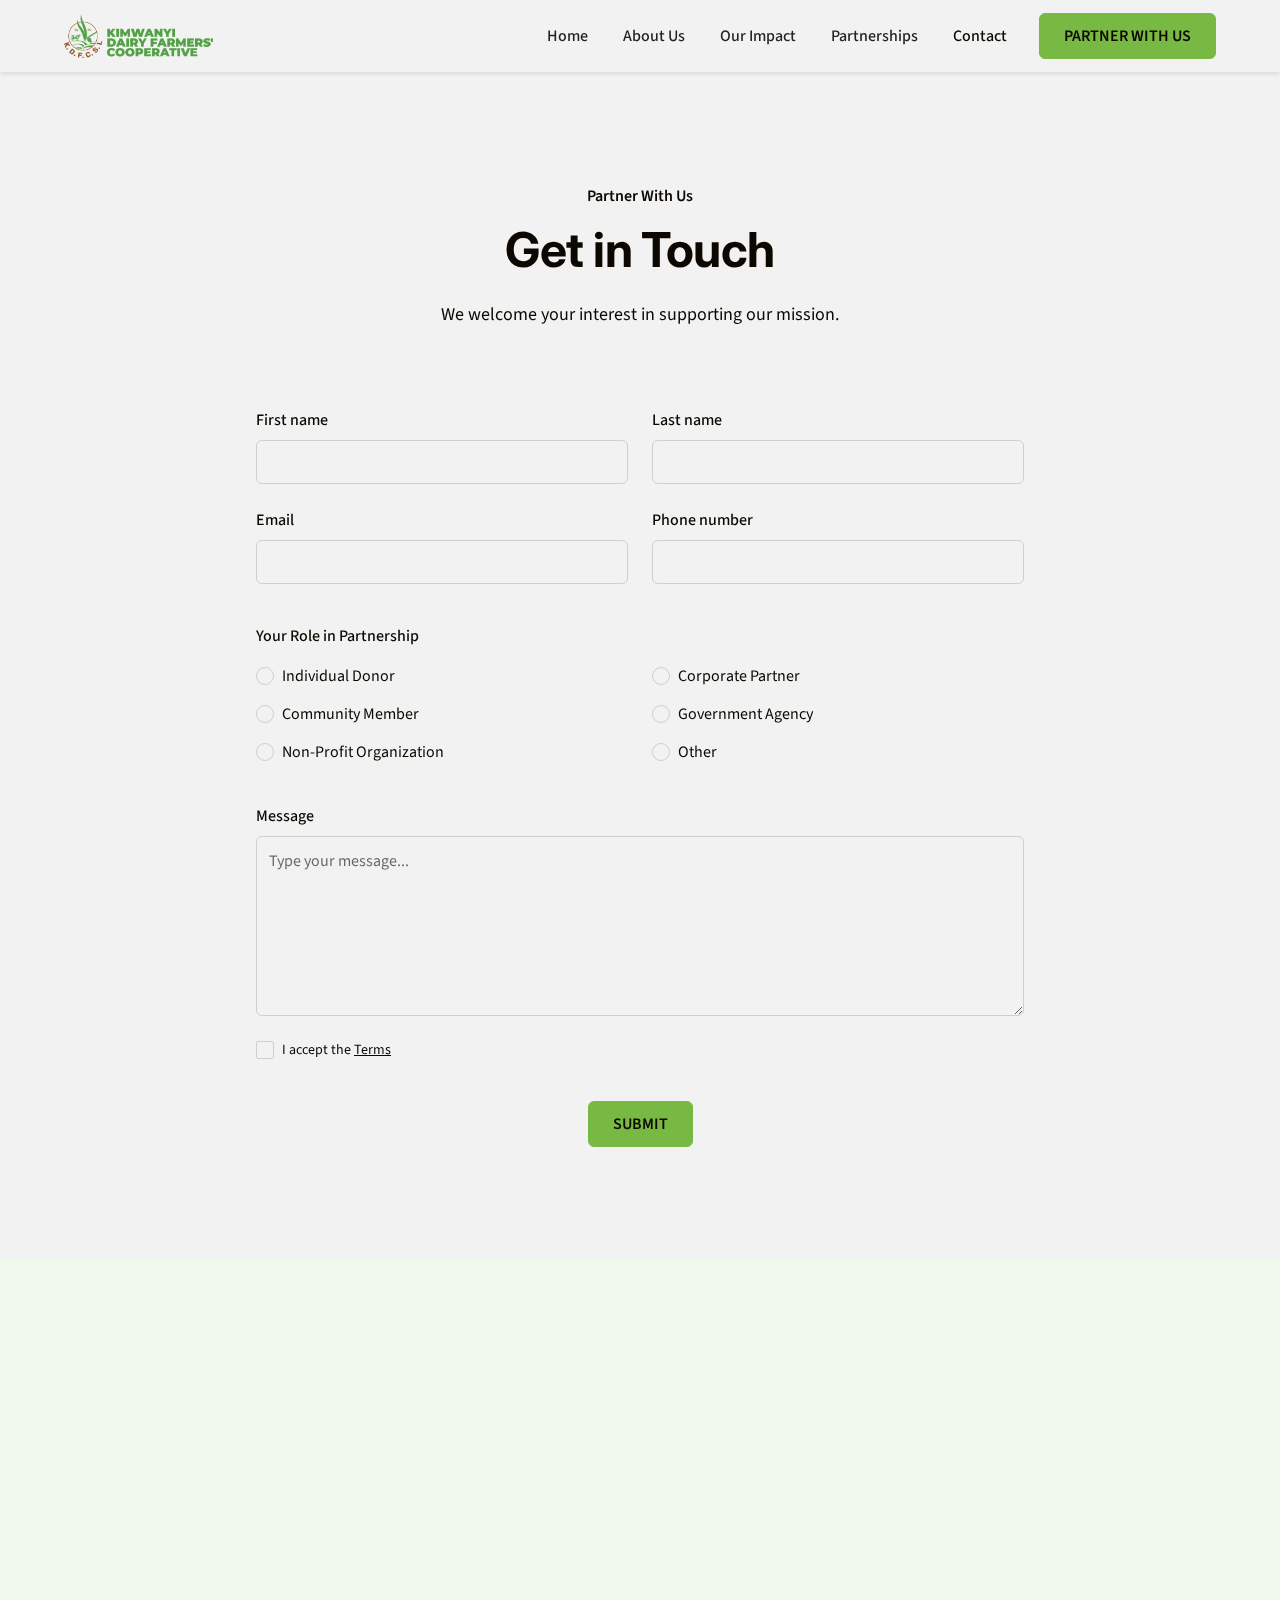
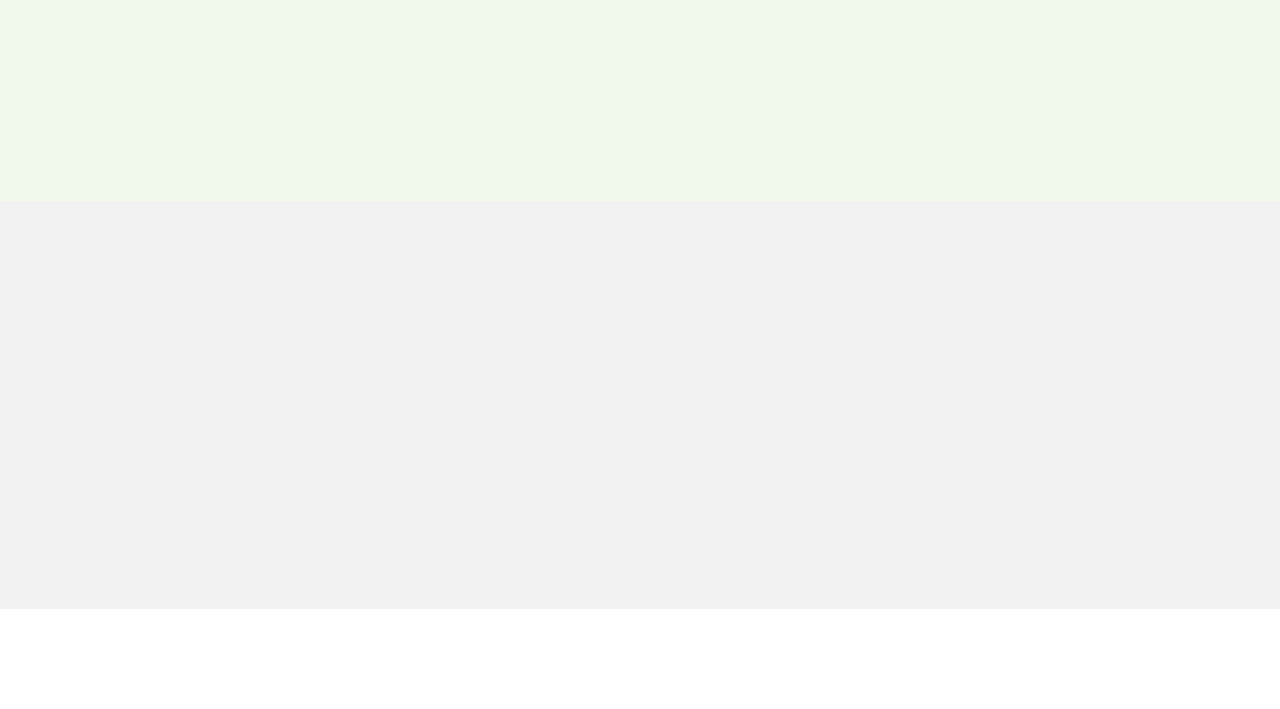
<file: form.html>
<!DOCTYPE html>
<html data-wf-page="6889385f78af96f37ffd7804" data-wf-site="6887a2bc9d2a2f76b0a7e1a2">
<head>
  <meta charset="utf-8">
  <title>Contact Us</title>
  <meta content="Contact Us" property="og:title">
  <meta content="Contact Us" property="twitter:title">
  <meta content="width=device-width, initial-scale=1" name="viewport">
  <meta content="Webflow" name="generator">
  <link href="css/normalize.css" rel="stylesheet" type="text/css">
  <link href="css/webflow.css" rel="stylesheet" type="text/css">
  <link href="css/kimwanyi-dairy-cooperative.webflow.css" rel="stylesheet" type="text/css">
  <script type="text/javascript">!function(o,c){var n=c.documentElement,t=" w-mod-";n.className+=t+"js",("ontouchstart"in o||o.DocumentTouch&&c instanceof DocumentTouch)&&(n.className+=t+"touch")}(window,document);</script>
  <link href="images/favicon.png" rel="shortcut icon" type="image/x-icon">
  <link href="images/webclip.png" rel="apple-touch-icon">
  <style>
  * {
  -webkit-font-smoothing: antialiased;
  -moz-osx-font-smoothing: grayscale;
  -o-font-smoothing: antialiased;
}
</style>
  <link rel="stylesheet" href="https://fonts.googleapis.com/css?family=Inter:700|Source+Sans+3:400,500">
  <link href="https://unpkg.com/aos@2.3.1/dist/aos.css" rel="stylesheet">
</head>
<body>
  <div class="page-wrapper">
    <div data-collapse="medium" data-animation="default" data-duration="400" fs-scrolldisable-element="smart-nav" data-easing="ease" data-easing2="ease" role="banner" class="navbar1_component color-scheme-6 w-nav">
      <div class="navbar1_container">
        <a href="index.html" class="navbar1_logo-link w-nav-brand"><img sizes="148.8249969482422px" height="44px" alt="" src="images/relume-267984.png" loading="eager" srcset="images/relume-267984-p-500.png 500w, images/relume-267984-p-800.png 800w, images/relume-267984-p-1080.png 1080w, images/relume-267984-p-1600.png 1600w, images/relume-267984.png 2202w" class="navbar1_logo"></a>
        <nav role="navigation" class="navbar1_menu is-page-height-tablet w-nav-menu">
          <div class="navbar1_menu-links">
            <a href="index.html" class="navbar1_link w-nav-link">Home</a>
            <a href="about-us.html" class="navbar1_link w-nav-link">About Us</a>
            <a href="impact.html" class="navbar1_link w-nav-link">Our Impact</a>
            <a href="partner-with-us.html" class="navbar1_link w-nav-link">Partnerships</a>
            <a href="form.html" aria-current="page" class="navbar1_link w-nav-link w--current">Contact</a>
          </div>
          <div class="navbar1_menu-buttons">
            <a href="form.html" class="button w-button">PARTNER WITH US</a>
          </div>
        </nav>
        <div class="navbar1_menu-button w-nav-button">
          <div class="menu-icon1">
            <div class="menu-icon1_line-top"></div>
            <div class="menu-icon1_line-middle">
              <div class="menu-icon1_line-middle-inner"></div>
            </div>
            <div class="menu-icon1_line-bottom"></div>
          </div>
        </div>
      </div>
    </div>
    <main class="main-wrapper">
      <section id="contact-form" class="contact-form-section color-scheme-6">
        <div class="padding-global"data-aos="fade-up">
          <div class="container-large">
            <div class="padding-section-large">
              <div class="contact2_component">
                <div class="margin-bottom margin-xxlarge">
                  <div class="text-align-center">
                    <div class="max-width-large align-center">
                      <div class="margin-bottom margin-xsmall">
                        <div class="text-style-tagline">Partner With Us</div>
                      </div>
                      <div class="margin-bottom margin-small">
                        <h2 class="heading-style-h2">Get in Touch</h2>
                      </div>
                      <p class="text-size-medium">We welcome your interest in supporting our mission.</p>
                    </div>
                  </div>
                </div>
                <div class="max-width-large align-center">
                  <div class="contact2_form-block w-form">
                    <form id="wf-form-Contact-2-Form" name="wf-form-Contact-2-Form" data-name="Contact 2 Form" method="post" action="send-email.php" class="contact2_form">
                      <div class="form_field-2col">
                        <div class="form_field-wrapper"><label for="Contact-2-First-Name-2" class="form_field-label">First name</label><input class="form_input w-input" maxlength="256" name="Contact-2-First-Name" data-name="Contact 2 First Name" placeholder="" type="text" id="Contact-2-First-Name-2" required=""></div>
                        <div class="form_field-wrapper"><label for="Contact-2-Last-Name" class="form_field-label">Last name</label><input class="form_input w-input" maxlength="256" name="Contact-2-Last-Name" data-name="Contact 2 Last Name" placeholder="" type="text" id="Contact-2-Last-Name" required=""></div>
                      </div>
                      <div class="form_field-2col is-mobile-1col">
                        <div class="form_field-wrapper"><label for="Contact-2-Email-2" class="form_field-label">Email</label><input class="form_input w-input" maxlength="256" name="Contact-2-Email-2" data-name="Contact 2 Email 2" placeholder="" type="email" id="Contact-2-Email-2" required=""></div>
                        <div class="form_field-wrapper"><label for="Contact-2-Phone" class="form_field-label">Phone number</label><input class="form_input w-input" maxlength="256" name="Contact-2-Phone" data-name="Contact 2 Phone" placeholder="" type="tel" id="Contact-2-Phone" required=""></div>
                      </div>
                      <div class="padding-vertical padding-xsmall">
                        <div class="form_field-wrapper">
                          <div class="margin-bottom margin-xsmall"><label for="Contact-2-Select-2" class="form_field-label">Your Role in Partnership</label></div>
                          <div class="w-layout-grid form_radio-2col"><label class="form_radio w-radio">
                              <div class="w-form-formradioinput w-form-formradioinput--inputType-custom form_radio-icon w-radio-input"></div><input type="radio" name="Contact-2-Radio" id="Contact-2-Radio-1" data-name="Contact 2 Radio" style="opacity:0;position:absolute;z-index:-1" value="Contact 2 Radio 1"><span for="Contact-2-Radio-1" class="form_radio-label w-form-label">Individual Donor</span>
                            </label><label class="form_radio w-radio">
                              <div class="w-form-formradioinput w-form-formradioinput--inputType-custom form_radio-icon w-radio-input"></div><input type="radio" name="Contact-2-Radio" id="radio" data-name="Contact 2 Radio" style="opacity:0;position:absolute;z-index:-1" value="Contact 2 Radio 2"><span for="radio" class="form_radio-label w-form-label">Corporate Partner</span>
                            </label><label class="form_radio w-radio">
                              <div class="w-form-formradioinput w-form-formradioinput--inputType-custom form_radio-icon w-radio-input"></div><input type="radio" name="Contact-2-Radio" id="Contact 2 Radio -7" data-name="Contact 2 Radio" style="opacity:0;position:absolute;z-index:-1" value="Contact 2 Radio 3"><span for="Contact 2 Radio -7" class="form_radio-label w-form-label">Community Member</span>
                            </label><label class="form_radio w-radio">
                              <div class="w-form-formradioinput w-form-formradioinput--inputType-custom form_radio-icon w-radio-input"></div><input type="radio" name="Contact-2-Radio" id="radio" data-name="Contact 2 Radio" style="opacity:0;position:absolute;z-index:-1" value="Contact 2 Radio 4"><span for="radio" class="form_radio-label w-form-label">Government Agency</span>
                            </label><label class="form_radio w-radio">
                              <div class="w-form-formradioinput w-form-formradioinput--inputType-custom form_radio-icon w-radio-input"></div><input type="radio" name="Contact-2-Radio" id="Contact 2 Radio -9" data-name="Contact 2 Radio" style="opacity:0;position:absolute;z-index:-1" value="Contact 2 Radio 5"><span for="Contact 2 Radio -9" class="form_radio-label w-form-label">Non-Profit Organization</span>
                            </label><label class="form_radio w-radio">
                              <div class="w-form-formradioinput w-form-formradioinput--inputType-custom form_radio-icon w-radio-input"></div><input type="radio" name="Contact-2-Radio" id="Contact 2 Radio -10" data-name="Contact 2 Radio" style="opacity:0;position:absolute;z-index:-1" value="Contact 2 Radio 6"><span for="Contact 2 Radio -10" class="form_radio-label w-form-label">Other</span>
                            </label></div>
                        </div>
                      </div>
                      <div class="form_field-wrapper"><label for="Contact-2-Message" class="form_field-label">Message</label><textarea id="Contact-2-Message" name="Contact-2-Message" maxlength="5000" data-name="Contact 2 Message" placeholder="Type your message..." required="" class="form_input is-text-area w-input"></textarea></div>
                      <div class="margin-bottom margin-xsmall"><label id="Contact-2-Checkbox" class="w-checkbox form_checkbox">
                          <div class="w-checkbox-input w-checkbox-input--inputType-custom form_checkbox-icon"></div><input type="checkbox" name="Contact-2-Checkbox" id="Contact 2 Checkbox" data-name="Contact 2 Checkbox" required="" style="opacity:0;position:absolute;z-index:-1"><span for="Contact-2-Checkbox" class="form_checkbox-label text-size-small w-form-label">I accept the <a href="#" class="text-style-link">Terms</a></span>
                        </label></div><input type="submit" data-wait="Please wait..." id="w-node-ec429db4-9688-284e-6928-b83e44dd0327-e72b76db" class="button w-button" value="Submit">
                    </form>
                    <div class="form_message-success-wrapper w-form-done">
                      <div class="form_message-success">
                        <div class="success-text">Thank you! Your submission has been received!</div>
                      </div>
                    </div>
                    <div class="form_message-error-wrapper w-form-fail">
                      <div class="form_message-error">
                        <div class="error-text">Oops! Something went wrong while submitting the form.</div>
                      </div>
                    </div>
                  </div>
                </div>
              </div>
            </div>
          </div>
        </div>
      </section>
      <section class="section_contact24 color-scheme-4">
        <div class="padding-global"data-aos="fade-up">
          <div class="container-large">
            <div class="padding-section-medium">
              <div class="contact24_component">
                <div class="margin-bottom margin-xxlarge">
                  <div class="max-width-large">
                    <div class="margin-bottom margin-xsmall">
                      <div class="text-style-tagline">Connect</div>
                    </div>
                    <div class="margin-bottom margin-small">
                      <h2 class="heading-style-h2">Contact Us</h2>
                    </div>
                    <p class="text-size-medium">We&#x27;d love to hear from you!</p>
                  </div>
                </div>
                <div class="w-layout-grid contact24_grid-list">
                  <div class="contact24_item">
                    <div class="margin-bottom margin-small">
                      <div class="contact24_icon-wrapper">
                        <div class="icon-embed-medium w-embed"><svg width=" 100%" height=" 100%" viewbox="0 0 24 24" fill="none" xmlns="http://www.w3.org/2000/svg">
                            <path d="M20 4H4C2.897 4 2 4.897 2 6V18C2 19.103 2.897 20 4 20H20C21.103 20 22 19.103 22 18V6C22 4.897 21.103 4 20 4ZM20 6V6.511L12 12.734L4 6.512V6H20ZM4 18V9.044L11.386 14.789C11.5611 14.9265 11.7773 15.0013 12 15.0013C12.2227 15.0013 12.4389 14.9265 12.614 14.789L20 9.044L20.002 18H4Z" fill="currentColor"></path>
                          </svg></div>
                      </div>
                    </div>
                    <h3 class="heading-style-h4">Email</h3>
                    <div class="margin-top margin-small">
                      <a href="#" class="text-style-link">info@kimwanyidairyfarmers.org</a>
                    </div>
                  </div>
                  <div class="contact24_item">
                    <div class="margin-bottom margin-small">
                      <div class="contact24_icon-wrapper">
                        <div class="icon-embed-medium w-embed"><svg width=" 100%" height=" 100%" viewbox="0 0 24 24" fill="none" xmlns="http://www.w3.org/2000/svg">
                            <path d="M20 2H4C2.897 2 2 2.897 2 4V16C2 17.103 2.897 18 4 18H7V21.767L13.277 18H20C21.103 18 22 17.103 22 16V4C22 2.897 21.103 2 20 2ZM20 16H12.723L9 18.233V16H4V4H20V16Z" fill="currentColor"></path>
                            <path d="M7 7H17V9H7V7ZM7 11H14V13H7V11Z" fill="currentColor"></path>
                          </svg></div>
                      </div>
                    </div>
                    <h3 class="heading-style-h4">Live chat</h3>
                    <div class="margin-top margin-small">
                      <a href="#" class="text-style-link">Start new chat</a>
                    </div>
                  </div>
                  <div class="contact24_item">
                    <div class="margin-bottom margin-small">
                      <div class="contact24_icon-wrapper">
                        <div class="icon-embed-medium w-embed"><svg width=" 100%" height=" 100%" viewbox="0 0 24 24" fill="none" xmlns="http://www.w3.org/2000/svg">
                            <path d="M17.707 12.293C17.6142 12.2 17.504 12.1263 17.3827 12.076C17.2614 12.0257 17.1313 11.9998 17 11.9998C16.8687 11.9998 16.7386 12.0257 16.6173 12.076C16.496 12.1263 16.3858 12.2 16.293 12.293L14.699 13.887C13.96 13.667 12.581 13.167 11.707 12.293C10.833 11.419 10.333 10.04 10.113 9.30096L11.707 7.70696C11.7999 7.61417 11.8737 7.50397 11.924 7.38265C11.9743 7.26134 12.0002 7.13129 12.0002 6.99996C12.0002 6.86862 11.9743 6.73858 11.924 6.61726C11.8737 6.49595 11.7999 6.38575 11.707 6.29296L7.707 2.29296C7.61421 2.20001 7.50401 2.12627 7.38269 2.07596C7.26138 2.02565 7.13133 1.99976 7 1.99976C6.86866 1.99976 6.73862 2.02565 6.6173 2.07596C6.49599 2.12627 6.38579 2.20001 6.293 2.29296L3.581 5.00496C3.201 5.38496 2.987 5.90696 2.995 6.43996C3.018 7.86396 3.395 12.81 7.293 16.708C11.191 20.606 16.137 20.982 17.562 21.006H17.59C18.118 21.006 18.617 20.798 18.995 20.42L21.707 17.708C21.7999 17.6152 21.8737 17.505 21.924 17.3837C21.9743 17.2623 22.0002 17.1323 22.0002 17.001C22.0002 16.8696 21.9743 16.7396 21.924 16.6183C21.8737 16.4969 21.7999 16.3867 21.707 16.294L17.707 12.293ZM17.58 19.005C16.332 18.984 12.062 18.649 8.707 15.293C5.341 11.927 5.015 7.64196 4.995 6.41896L7 4.41396L9.586 6.99996L8.293 8.29296C8.17546 8.41041 8.08904 8.55529 8.04155 8.71453C7.99406 8.87376 7.987 9.04231 8.021 9.20496C8.045 9.31996 8.632 12.047 10.292 13.707C11.952 15.367 14.679 15.954 14.794 15.978C14.9565 16.0129 15.1253 16.0064 15.2846 15.9591C15.444 15.9117 15.5889 15.825 15.706 15.707L17 14.414L19.586 17L17.58 19.005V19.005Z" fill="currentColor"></path>
                          </svg></div>
                      </div>
                    </div>
                    <h3 class="heading-style-h4">Phone</h3>
                    <div class="margin-top margin-small">
                      <a href="#" class="text-style-link">0393342698</a>
                    </div>
                  </div>
                  <div class="contact24_item">
                    <div class="margin-bottom margin-small">
                      <div class="contact24_icon-wrapper">
                        <div class="icon-embed-medium w-embed"><svg width=" 100%" height=" 100%" viewbox="0 0 24 24" fill="none" xmlns="http://www.w3.org/2000/svg">
                            <path d="M12 14C14.206 14 16 12.206 16 10C16 7.794 14.206 6 12 6C9.794 6 8 7.794 8 10C8 12.206 9.794 14 12 14ZM12 8C13.103 8 14 8.897 14 10C14 11.103 13.103 12 12 12C10.897 12 10 11.103 10 10C10 8.897 10.897 8 12 8Z" fill="currentColor"></path>
                            <path d="M11.42 21.814C11.5892 21.9349 11.792 21.9998 12 21.9998C12.208 21.9998 12.4107 21.9349 12.58 21.814C12.884 21.599 20.029 16.44 20 10C20 5.589 16.411 2 12 2C7.589 2 4 5.589 4 9.995C3.971 16.44 11.116 21.599 11.42 21.814ZM12 4C15.309 4 18 6.691 18 10.005C18.021 14.443 13.612 18.428 12 19.735C10.389 18.427 5.979 14.441 6 10C6 6.691 8.691 4 12 4Z" fill="currentColor"></path>
                          </svg></div>
                      </div>
                    </div>
                    <h3 class="heading-style-h4">Office</h3>
                    <div class="margin-top margin-small">
                      <a href="#" class="text-style-link">P.O. Box 1010 , Nakaseke, Uganda</a>
                    </div>
                  </div>
                </div>
              </div>
            </div>
          </div>
        </div>
      </section>
    </main>
    <footer class="footer8_component color-scheme-6">
        <div class="padding-global"data-aos="fade-up">
          <div class="container-large">
            <div class="padding-vertical padding-xxlarge">
              <div class="padding-bottom padding-xxlarge">
                <div class="w-layout-grid footer8_top-wrapper">
                  <div id="w-node-_557e5f41-3654-54b7-a11b-36c87ddf6ce4-7ddf6cde" class="footer8_left-wrapper">
                    <a href="index.html" id="w-node-_557e5f41-3654-54b7-a11b-36c87ddf6ce5-7ddf6cde" class="footer8_logo-link w-nav-brand"><img sizes="148.8249969482422px" height="44px" alt="" src="images/relume-267984.png" loading="eager" srcset="images/relume-267984-p-500.png 500w, images/relume-267984-p-800.png 800w, images/relume-267984-p-1080.png 1080w, images/relume-267984-p-1600.png 1600w, images/relume-267984.png 2202w" class="footer8_logo"></a>
                    <div id="w-node-_557e5f41-3654-54b7-a11b-36c87ddf6ce7-7ddf6cde" class="w-layout-grid footer8_link-list">
                      <a href="about-us.html" class="footer8_link">About Us</a>
                      <a href="impact.html" class="footer8_link">Our Impact</a>
                      <a href="partner-with-us.html" class="footer8_link">Partner With Us</a>
                      <a href="form.html" class="footer8_link">Contact Us</a>
                    </div>
                  </div>
                  <div class="footer8_right-wrapper">
                    <div class="margin-bottom margin-xsmall">
                      <div class="text-weight-semibold">Join</div>
                    </div>
                    <div class="footer8_form-block w-form">
                      <form id="email-form" name="email-form" data-name="Email Form" method="get" class="footer8_form" data-wf-page-id="6887b3db3702086ee72b76db" data-wf-element-id="557e5f41-3654-54b7-a11b-36c87ddf6cf5"><input class="form_input w-input" maxlength="256" name="email-2" data-name="Email 2" placeholder="Enter your email" type="email" id="email-2" required=""><input type="submit" data-wait="Please wait..." class="button is-secondary is-small w-button" value="Join"></form>
                      <div class="text-size-tiny">By subscribing you agree to our Privacy Policy</div>
                      <div class="form_message-success-wrapper w-form-done">
                        <div class="form_message-success">
                          <div>Thank you! Your submission has been received!</div>
                        </div>
                      </div>
                      <div class="form_message-error-wrapper w-form-fail">
                        <div class="form_message-error">
                          <div>Oops! Something went wrong while submitting the form.</div>
                        </div>
                      </div>
                    </div>
                  </div>
                </div>
              </div>
              <div class="divider-horizontal"></div>
              <div class="padding-top padding-medium">
                <div class="footer8_bottom-wrapper">
                  <div class="w-layout-grid footer8_legal-list">
                    <a href="#" class="footer8_legal-link">Privacy Policy</a>
                    <a href="#" class="footer8_legal-link">Terms of Service</a>
                    <a href="#" class="footer8_legal-link">Cookies Settings</a>
                  </div>
                  <div class="footer8_credit-text">© 2023 K.D.F.C.S.L. All rights reserved.</div>
                </div>
              </div>
            </div>
          </div>
        </div>
      </footer>
  </div>
  <script src="https://d3e54v103j8qbb.cloudfront.net/js/jquery-3.5.1.min.dc5e7f18c8.js?site=6887a2bc9d2a2f76b0a7e1a2" type="text/javascript" integrity="sha256-9/aliU8dGd2tb6OSsuzixeV4y/faTqgFtohetphbbj0=" crossorigin="anonymous"></script>
  <script src="js/webflow.js" type="text/javascript"></script>
  <script src="https://unpkg.com/aos@2.3.1/dist/aos.js"></script>
<script>
  AOS.init({
    duration: 800, // Animation duration in milliseconds
    once: true,    // Whether animation should happen only once
  });
</script>
</body>
</html>
</file>
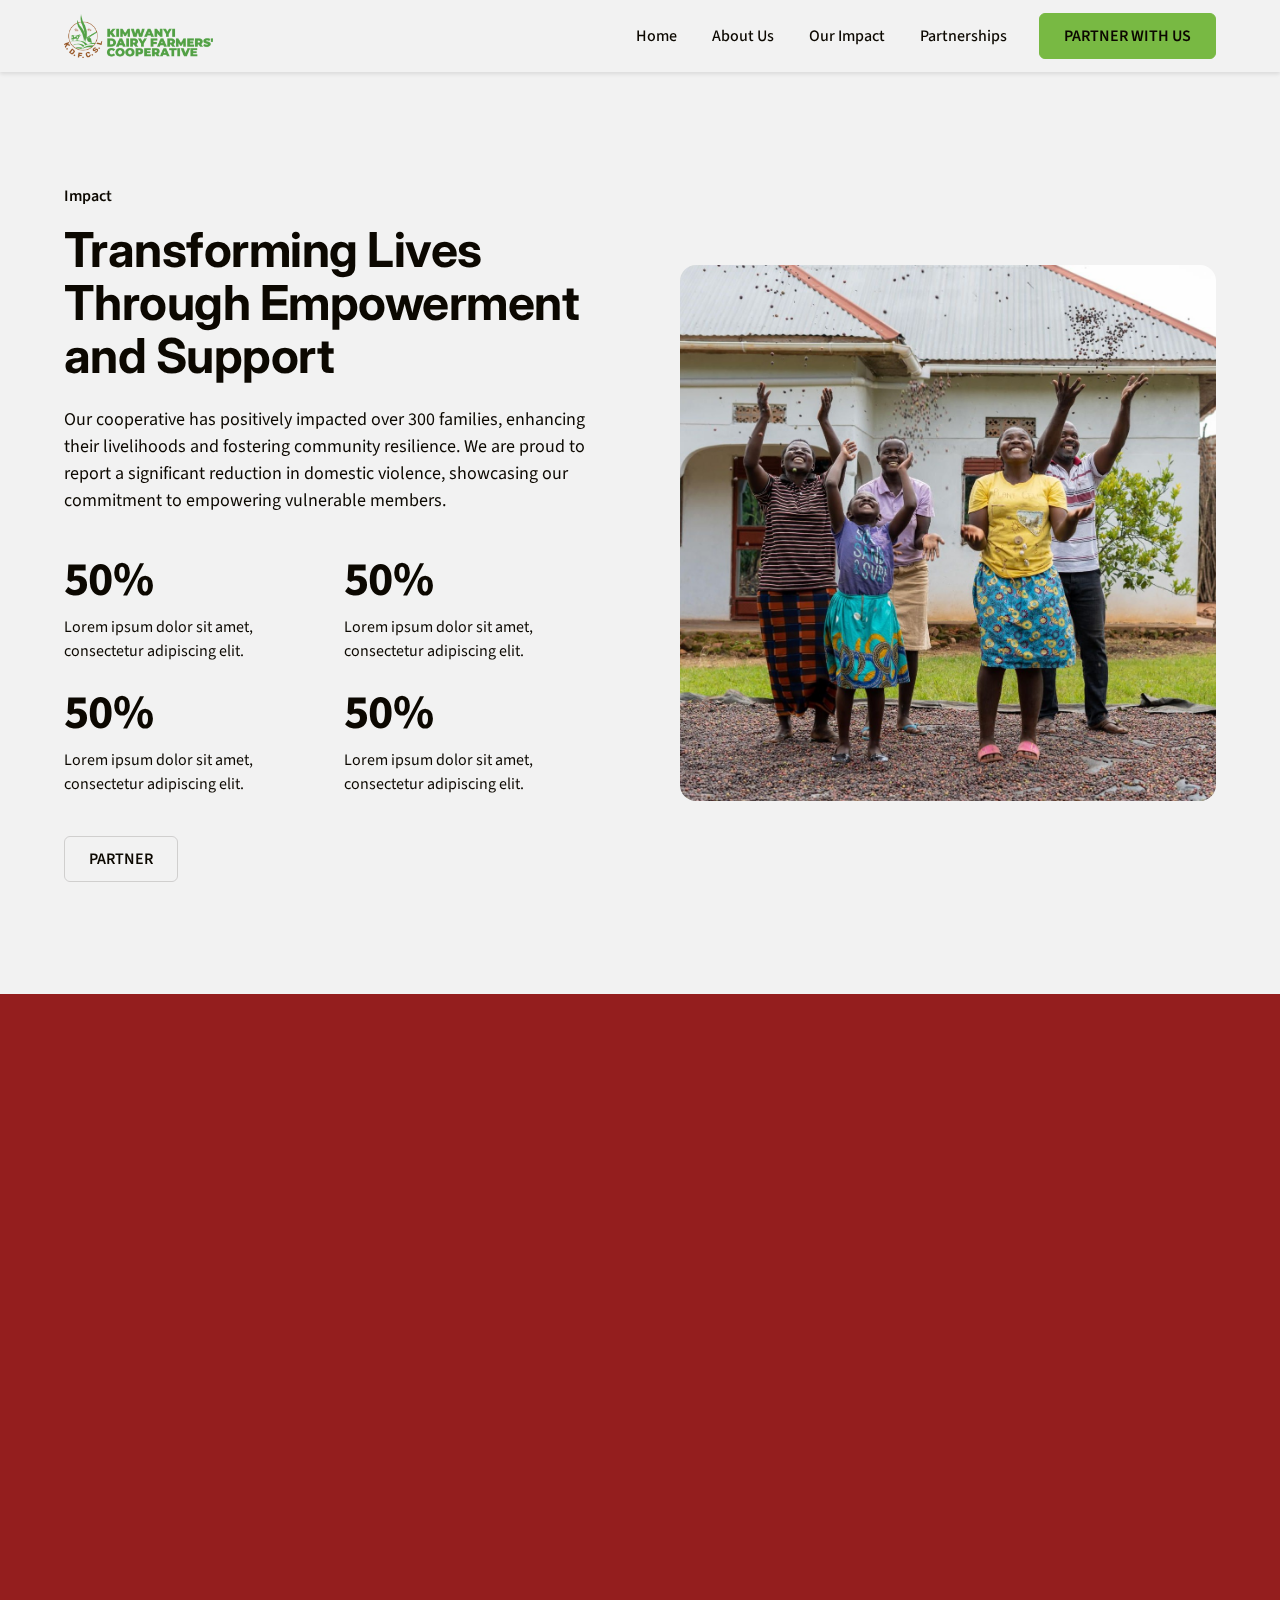
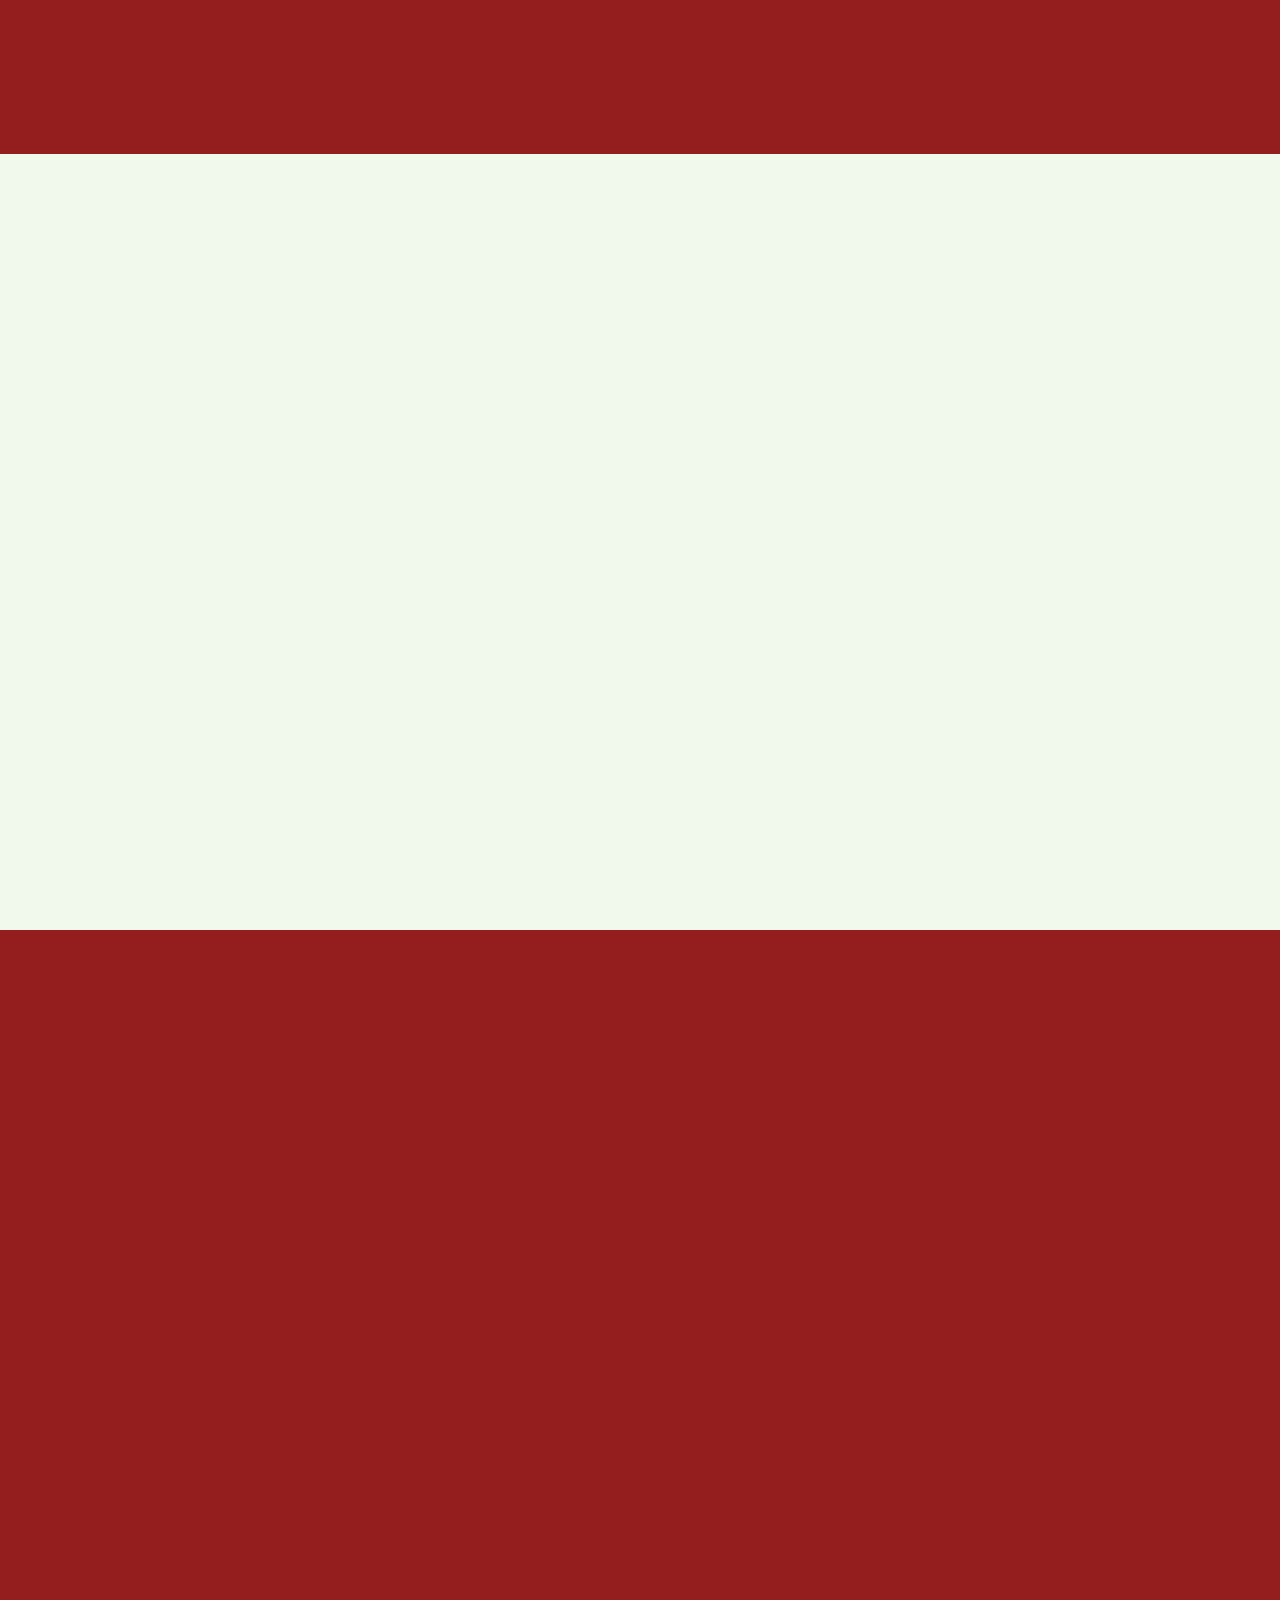
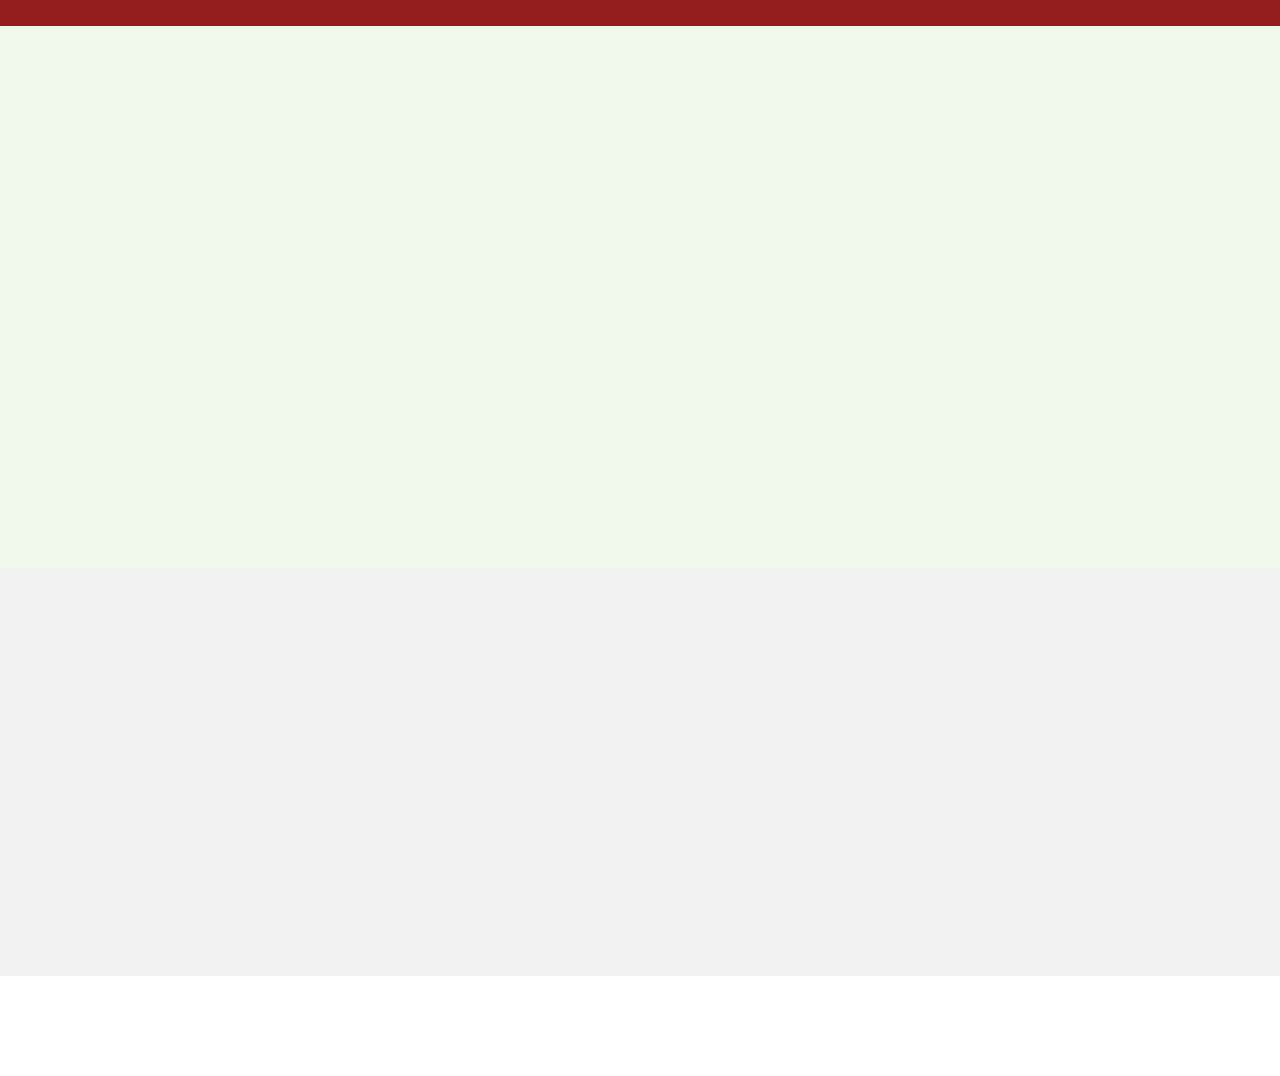
<file: impact.html>
<!DOCTYPE html><!--  This site was created in Webflow. https://webflow.com  --><!--  Last Published: Tue Jul 29 2025 21:09:41 GMT+0000 (Coordinated Universal Time)  -->
<html data-wf-page="6887b3c159da7aa6f97e1a6e" data-wf-site="6887a2bc9d2a2f76b0a7e1a2">
<head>
  <meta charset="utf-8">
  <title>Impact</title>
  <meta content="Impact" property="og:title">
  <meta content="Impact" property="twitter:title">
  <meta content="width=device-width, initial-scale=1" name="viewport">
  <meta content="Webflow" name="generator">
  <link href="css/normalize.css" rel="stylesheet" type="text/css">
  <link href="css/webflow.css" rel="stylesheet" type="text/css">
  <link href="css/kimwanyi-dairy-cooperative.webflow.css" rel="stylesheet" type="text/css">
  <script type="text/javascript">!function(o,c){var n=c.documentElement,t=" w-mod-";n.className+=t+"js",("ontouchstart"in o||o.DocumentTouch&&c instanceof DocumentTouch)&&(n.className+=t+"touch")}(window,document);</script>
  <link href="images/favicon.png" rel="shortcut icon" type="image/x-icon">
  <link href="images/webclip.png" rel="apple-touch-icon"><!--  Keep this css code to improve the font quality -->
  <style>
  * {
  -webkit-font-smoothing: antialiased;
  -moz-osx-font-smoothing: grayscale;
  -o-font-smoothing: antialiased;
}
</style>
<link href="https://unpkg.com/aos@2.3.1/dist/aos.css" rel="stylesheet">
</head>
<body>
  <div class="page-wrapper">
    <div class="global-styles">
      <div class="style-overrides w-embed">
        <style>
/* Ensure all elements inherit the color from its parent */
a,
.w-input,
.w-select,
.w-tab-link,
.w-nav-link,
.w-nav-brand,
.w-dropdown-btn,
.w-dropdown-toggle,
.w-slider-arrow-left,
.w-slider-arrow-right,
.w-dropdown-link {
  color: inherit;
  text-decoration: inherit;
  font-size: inherit;
}
/* Focus state style for keyboard navigation for the focusable elements */
*[tabindex]:focus-visible,
  input[type="file"]:focus-visible {
   outline: 0.125rem solid #4d65ff;
   outline-offset: 0.125rem;
}
/* Get rid of top margin on first element in any rich text element */
.w-richtext > :not(div):first-child, .w-richtext > div:first-child > :first-child {
  margin-top: 0 !important;
}
/* Get rid of bottom margin on last element in any rich text element */
.w-richtext>:last-child, .w-richtext ol li:last-child, .w-richtext ul li:last-child {
	margin-bottom: 0 !important;
}
/* Prevent all click and hover interaction with an element */
.pointer-events-off {
	pointer-events: none;
}
/* Enables all click and hover interaction with an element */
.pointer-events-on {
  pointer-events: auto;
}
/* Create a class of .div-square which maintains a 1:1 dimension of a div */
.div-square::after {
	content: "";
	display: block;
	padding-bottom: 100%;
}
/* Make sure containers never lose their center alignment */
.container-medium,.container-small, .container-large {
	margin-right: auto !important;
  margin-left: auto !important;
}
/* Apply "..." after 3 lines of text */
.text-style-3lines {
	display: -webkit-box;
	overflow: hidden;
	-webkit-line-clamp: 3;
	-webkit-box-orient: vertical;
}
/* Apply "..." after 2 lines of text */
.text-style-2lines {
	display: -webkit-box;
	overflow: hidden;
	-webkit-line-clamp: 2;
	-webkit-box-orient: vertical;
}
/* Adds inline flex display */
.display-inlineflex {
  display: inline-flex;
}
/* These classes are never overwritten */
.hide {
  display: none !important;
}
/* Remove default Webflow chevron from form select */
select{
  -webkit-appearance:none;
}
@media screen and (max-width: 991px) {
    .hide, .hide-tablet {
        display: none !important;
    }
}
  @media screen and (max-width: 767px) {
    .hide-mobile-landscape{
      display: none !important;
    }
}
  @media screen and (max-width: 479px) {
    .hide-mobile{
      display: none !important;
    }
}
.margin-0 {
  margin: 0rem !important;
}
.padding-0 {
  padding: 0rem !important;
}
.spacing-clean {
padding: 0rem !important;
margin: 0rem !important;
}
.margin-top {
  margin-right: 0rem !important;
  margin-bottom: 0rem !important;
  margin-left: 0rem !important;
}
.padding-top {
  padding-right: 0rem !important;
  padding-bottom: 0rem !important;
  padding-left: 0rem !important;
}
.margin-right {
  margin-top: 0rem !important;
  margin-bottom: 0rem !important;
  margin-left: 0rem !important;
}
.padding-right {
  padding-top: 0rem !important;
  padding-bottom: 0rem !important;
  padding-left: 0rem !important;
}
.margin-bottom {
  margin-top: 0rem !important;
  margin-right: 0rem !important;
  margin-left: 0rem !important;
}
.padding-bottom {
  padding-top: 0rem !important;
  padding-right: 0rem !important;
  padding-left: 0rem !important;
}
.margin-left {
  margin-top: 0rem !important;
  margin-right: 0rem !important;
  margin-bottom: 0rem !important;
}
.padding-left {
  padding-top: 0rem !important;
  padding-right: 0rem !important;
  padding-bottom: 0rem !important;
}
.margin-horizontal {
  margin-top: 0rem !important;
  margin-bottom: 0rem !important;
}
.padding-horizontal {
  padding-top: 0rem !important;
  padding-bottom: 0rem !important;
}
.margin-vertical {
  margin-right: 0rem !important;
  margin-left: 0rem !important;
}
.padding-vertical {
  padding-right: 0rem !important;
  padding-left: 0rem !important;
}
/* Apply "..." at 100% width */
.truncate-width { 
		width: 100%; 
    white-space: nowrap; 
    overflow: hidden; 
    text-overflow: ellipsis; 
}
/* Removes native scrollbar */
.no-scrollbar {
    -ms-overflow-style: none;
    overflow: -moz-scrollbars-none; 
}
.no-scrollbar::-webkit-scrollbar {
    display: none;
}
</style>
      </div>
      <div class="fonts w-embed">
        <style>@import url('https://fonts.googleapis.com/css?family=Inter:700')</style>
        <style>@import url('https://fonts.googleapis.com/css?family=Source%20Sans%203:400,500')</style>
      </div>
      <div class="color-schemes w-embed">
        <style>
.color-scheme-1 {}
  .color-scheme-2 {
    --color-scheme-1--text: var(--color-scheme-2--text);
    --color-scheme-1--background: var(--color-scheme-2--background);
    --color-scheme-1--foreground: var(--color-scheme-2--foreground);
    --color-scheme-1--border: var(--color-scheme-2--border);
    --color-scheme-1--accent: var(--color-scheme-2--accent);
  }
  .color-scheme-3 {
    --color-scheme-1--text: var(--color-scheme-3--text);
    --color-scheme-1--background: var(--color-scheme-3--background);
    --color-scheme-1--foreground: var(--color-scheme-3--foreground);
    --color-scheme-1--border: var(--color-scheme-3--border);
    --color-scheme-1--accent: var(--color-scheme-3--accent);
  }
  .color-scheme-4 {
    --color-scheme-1--text: var(--color-scheme-4--text);
    --color-scheme-1--background: var(--color-scheme-4--background);
    --color-scheme-1--foreground: var(--color-scheme-4--foreground);
    --color-scheme-1--border: var(--color-scheme-4--border);
    --color-scheme-1--accent: var(--color-scheme-4--accent);
  }
  .color-scheme-5 {
    --color-scheme-1--text: var(--color-scheme-5--text);
    --color-scheme-1--background: var(--color-scheme-5--background);
    --color-scheme-1--foreground: var(--color-scheme-5--foreground);
    --color-scheme-1--border: var(--color-scheme-5--border);
    --color-scheme-1--accent: var(--color-scheme-5--accent);
  }
  .color-scheme-6 {
    --color-scheme-1--text: var(--color-scheme-6--text);
    --color-scheme-1--background: var(--color-scheme-6--background);
    --color-scheme-1--foreground: var(--color-scheme-6--foreground);
    --color-scheme-1--border: var(--color-scheme-6--border);
    --color-scheme-1--accent: var(--color-scheme-6--accent);
  }
  .color-scheme-7 {
    --color-scheme-1--text: var(--color-scheme-7--text);
    --color-scheme-1--background: var(--color-scheme-7--background);
    --color-scheme-1--foreground: var(--color-scheme-7--foreground);
    --color-scheme-1--border: var(--color-scheme-7--border);
    --color-scheme-1--accent: var(--color-scheme-7--accent);
  }
  .color-scheme-8 {
    --color-scheme-1--text: var(--color-scheme-8--text);
    --color-scheme-1--background: var(--color-scheme-8--background);
    --color-scheme-1--foreground: var(--color-scheme-8--foreground);
    --color-scheme-1--border: var(--color-scheme-8--border);
    --color-scheme-1--accent: var(--color-scheme-8--accent);
  }
.w-slider-dot {
  background-color: var(--color-scheme-1--text);
  opacity: 0.20;
}
.w-slider-dot.w-active {
  background-color: var(--color-scheme-1--text);
  opacity: 1;
}
/* Override .w-slider-nav-invert styles */
.w-slider-nav-invert .w-slider-dot {
  background-color: var(--color-scheme-1--text) !important;
  opacity: 0.20 !important;
}
.w-slider-nav-invert .w-slider-dot.w-active {
  background-color: var(--color-scheme-1--text) !important;
  opacity: 1 !important;
}
</style>
      </div>
    </div>
    <div data-collapse="medium" data-animation="default" data-duration="400" fs-scrolldisable-element="smart-nav" data-easing="ease" data-easing2="ease" role="banner" class="navbar1_component color-scheme-6 w-nav">
      <div class="navbar1_container">
        <a href="#" class="navbar1_logo-link w-nav-brand"><img sizes="148.8249969482422px" height="44px" alt="" src="images/relume-267984.png" loading="eager" srcset="images/relume-267984-p-500.png 500w, images/relume-267984-p-800.png 800w, images/relume-267984-p-1080.png 1080w, images/relume-267984-p-1600.png 1600w, images/relume-267984.png 2202w" class="navbar1_logo"></a>
        <nav role="navigation" class="navbar1_menu is-page-height-tablet w-nav-menu">
          <div class="navbar1_menu-links">
            <a href="index.html" class="navbar1_link w-nav-link">Home</a>
            <a href="about-us.html" class="navbar1_link w-nav-link">About Us</a>
            <a href="impact.html" aria-current="page" class="navbar1_link w-nav-link w--current">Our Impact</a>
            <a href="partner-with-us.html" class="navbar1_link w-nav-link">Partnerships</a>
          </div>
          <div class="navbar1_menu-buttons">
            <a href="form.html" class="button w-button">PARTNER WITH US</a>
          </div>
        </nav>
        <div class="navbar1_menu-button w-nav-button">
          <div class="menu-icon1">
            <div class="menu-icon1_line-top"></div>
            <div class="menu-icon1_line-middle">
              <div class="menu-icon1_line-middle-inner"></div>
            </div>
            <div class="menu-icon1_line-bottom"></div>
          </div>
        </div>
      </div>
    </div>
    <main class="main-wrapper">
      <section class="section_layout25 color-scheme-6">
        <div class="padding-global"data-aos="fade-up">
          <div class="container-large">
            <div class="padding-section-large">
              <div class="layout25_component">
                <div class="w-layout-grid layout25_content">
                  <div class="layout25_content-left">
                    <div class="margin-bottom margin-xsmall">
                      <div class="text-style-tagline">Impact</div>
                    </div>
                    <div class="margin-bottom margin-small">
                      <h2 class="heading-style-h2">Transforming Lives Through Empowerment and Support</h2>
                    </div>
                    <div class="margin-bottom margin-medium">
                      <p class="text-size-medium">Our cooperative has positively impacted over 300 families, enhancing their livelihoods and fostering community resilience. We are proud to report a significant reduction in domestic violence, showcasing our commitment to empowering vulnerable members.</p>
                    </div>
                    <div class="w-layout-grid layout25_item-list">
                      <div class="layout25_text-wrapper">
                        <div class="margin-bottom margin-xxsmall">
                          <div class="heading-style-h2">50%</div>
                        </div>
                        <p>Lorem ipsum dolor sit amet, consectetur adipiscing elit. </p>
                      </div>
                      <div class="layout25_text-wrapper">
                        <div class="margin-bottom margin-xxsmall">
                          <div class="heading-style-h2">50%</div>
                        </div>
                        <p>Lorem ipsum dolor sit amet, consectetur adipiscing elit. </p>
                      </div>
                      <div class="layout25_text-wrapper">
                        <div class="margin-bottom margin-xxsmall">
                          <div class="heading-style-h2">50%</div>
                        </div>
                        <p>Lorem ipsum dolor sit amet, consectetur adipiscing elit. </p>
                      </div>
                      <div class="layout25_text-wrapper">
                        <div class="margin-bottom margin-xxsmall">
                          <div class="heading-style-h2">50%</div>
                        </div>
                        <p>Lorem ipsum dolor sit amet, consectetur adipiscing elit. </p>
                      </div>
                    </div>
                    <div class="margin-top margin-medium">
                      <div class="button-group">
                        <a href="#" class="button is-secondary w-button">Partner</a>
                      </div>
                    </div>
                  </div>
                  <div class="layout25_image-wrapper"><img sizes="(max-width: 1547px) 100vw, 1547px" srcset="images/relume-267513-p-500.jpeg 500w, images/relume-267513-p-800.jpeg 800w, images/relume-267513-p-1080.jpeg 1080w, images/relume-267513.jpeg 1547w" alt="" src="images/relume-267513.jpeg" loading="eager" class="layout25_image"></div>
                </div>
              </div>
            </div>
          </div>
        </div>
      </section>
      <section class="section_layout6 color-scheme-5">
        <div class="padding-global"data-aos="fade-up">
          <div class="container-large">
            <div class="padding-section-large">
              <div class="layout6_component">
                <div class="w-layout-grid layout6_content">
                  <div class="layout6_content-left">
                    <div class="margin-bottom margin-small">
                      <h2 class="heading-style-h3">Transforming Agriculture: The Impact of Our Maize Milling Machine</h2>
                    </div>
                    <div class="margin-bottom margin-medium">
                      <p class="text-size-medium">The introduction of the maize milling machine has revolutionized our community&#x27;s agricultural practices. Members can now process maize locally, increasing their income and reducing reliance on external mills.</p>
                    </div>
                    <div class="w-layout-grid layout6_item-list">
                      <div class="layout6_text-wrapper">
                        <div class="margin-bottom margin-xsmall">
                          <h3 class="heading-style-h6">Local Empowerment</h3>
                        </div>
                        <p>Empowering farmers to retain more profits while enhancing food security in our community.</p>
                      </div>
                      <div class="layout6_text-wrapper">
                        <div class="margin-bottom margin-xsmall">
                          <h3 class="heading-style-h6">Community Growth</h3>
                        </div>
                        <p>Improved agricultural practices lead to better livelihoods and educational opportunities for families.</p>
                      </div>
                    </div>
                  </div>
                  <div class="layout6_image-wrapper"><img sizes="(max-width: 1024px) 100vw, 1024px" srcset="images/relume-267504-p-500.jpeg 500w, images/relume-267504-p-800.jpeg 800w, images/relume-267504.jpeg 1024w" alt="" src="images/relume-267504.jpeg" loading="eager" class="layout6_image"></div>
                </div>
              </div>
            </div>
          </div>
        </div>
      </section>
      <section class="section_testimonial15 color-scheme-4">
        <div class="padding-global"data-aos="fade-up">
          <div class="container-large">
            <div class="padding-section-medium">
              <div class="testimonial15_component">
                <div data-delay="4000" data-animation="slide" class="testimonial15_slider w-slider" data-autoplay="false" data-easing="ease" data-hide-arrows="false" data-disable-swipe="false" data-autoplay-limit="0" data-nav-spacing="3" data-duration="500" data-infinite="true">
                  <div class="testimonial15_mask w-slider-mask">
                    <div class="testimonial15_slide w-slide">
                      <div class="w-layout-grid testimonial15_slide-content">
                        <div class="testimonial15_client-image-wrapper"><img sizes="(max-width: 1140px) 100vw, 1140px" srcset="images/relume-267265-p-500.jpeg 500w, images/relume-267265-p-800.jpeg 800w, images/relume-267265-p-1080.jpeg 1080w, images/relume-267265.jpeg 1140w" alt="" src="images/relume-267265.jpeg" loading="eager" class="testimonial15_client-image"></div>
                        <div id="w-node-_107828f3-d311-0a64-76eb-49984c68b6bb-4c68b6b0" class="testimonial15_content-right">
                          <div class="margin-bottom margin-medium">
                            <div class="testimonial15_rating-wrapper">
                              <div class="testimonial15_rating-icon">
                                <div class="icon-embed-xsmall w-embed"><svg width="100%" viewbox="0 0 18 17" fill="none" xmlns="http://www.w3.org/2000/svg">
                                    <path d="M8.16379 0.551109C8.47316 -0.183704 9.52684 -0.183703 9.83621 0.551111L11.6621 4.88811C11.7926 5.19789 12.0875 5.40955 12.426 5.43636L17.1654 5.81173C17.9684 5.87533 18.294 6.86532 17.6822 7.38306L14.0713 10.4388C13.8134 10.6571 13.7007 10.9996 13.7795 11.3259L14.8827 15.8949C15.0696 16.669 14.2172 17.2809 13.5297 16.8661L9.47208 14.4176C9.18225 14.2427 8.81775 14.2427 8.52793 14.4176L4.47029 16.8661C3.7828 17.2809 2.93036 16.669 3.11727 15.8949L4.22048 11.3259C4.29928 10.9996 4.18664 10.6571 3.92873 10.4388L0.317756 7.38306C-0.294046 6.86532 0.0315611 5.87533 0.834562 5.81173L5.57402 5.43636C5.91255 5.40955 6.20744 5.19789 6.33786 4.88811L8.16379 0.551109Z" fill="currentColor"></path>
                                  </svg></div>
                              </div>
                              <div class="testimonial15_rating-icon">
                                <div class="icon-embed-xsmall w-embed"><svg width="100%" viewbox="0 0 18 17" fill="none" xmlns="http://www.w3.org/2000/svg">
                                    <path d="M8.16379 0.551109C8.47316 -0.183704 9.52684 -0.183703 9.83621 0.551111L11.6621 4.88811C11.7926 5.19789 12.0875 5.40955 12.426 5.43636L17.1654 5.81173C17.9684 5.87533 18.294 6.86532 17.6822 7.38306L14.0713 10.4388C13.8134 10.6571 13.7007 10.9996 13.7795 11.3259L14.8827 15.8949C15.0696 16.669 14.2172 17.2809 13.5297 16.8661L9.47208 14.4176C9.18225 14.2427 8.81775 14.2427 8.52793 14.4176L4.47029 16.8661C3.7828 17.2809 2.93036 16.669 3.11727 15.8949L4.22048 11.3259C4.29928 10.9996 4.18664 10.6571 3.92873 10.4388L0.317756 7.38306C-0.294046 6.86532 0.0315611 5.87533 0.834562 5.81173L5.57402 5.43636C5.91255 5.40955 6.20744 5.19789 6.33786 4.88811L8.16379 0.551109Z" fill="currentColor"></path>
                                  </svg></div>
                              </div>
                              <div class="testimonial15_rating-icon">
                                <div class="icon-embed-xsmall w-embed"><svg width="100%" viewbox="0 0 18 17" fill="none" xmlns="http://www.w3.org/2000/svg">
                                    <path d="M8.16379 0.551109C8.47316 -0.183704 9.52684 -0.183703 9.83621 0.551111L11.6621 4.88811C11.7926 5.19789 12.0875 5.40955 12.426 5.43636L17.1654 5.81173C17.9684 5.87533 18.294 6.86532 17.6822 7.38306L14.0713 10.4388C13.8134 10.6571 13.7007 10.9996 13.7795 11.3259L14.8827 15.8949C15.0696 16.669 14.2172 17.2809 13.5297 16.8661L9.47208 14.4176C9.18225 14.2427 8.81775 14.2427 8.52793 14.4176L4.47029 16.8661C3.7828 17.2809 2.93036 16.669 3.11727 15.8949L4.22048 11.3259C4.29928 10.9996 4.18664 10.6571 3.92873 10.4388L0.317756 7.38306C-0.294046 6.86532 0.0315611 5.87533 0.834562 5.81173L5.57402 5.43636C5.91255 5.40955 6.20744 5.19789 6.33786 4.88811L8.16379 0.551109Z" fill="currentColor"></path>
                                  </svg></div>
                              </div>
                              <div class="testimonial15_rating-icon">
                                <div class="icon-embed-xsmall w-embed"><svg width="100%" viewbox="0 0 18 17" fill="none" xmlns="http://www.w3.org/2000/svg">
                                    <path d="M8.16379 0.551109C8.47316 -0.183704 9.52684 -0.183703 9.83621 0.551111L11.6621 4.88811C11.7926 5.19789 12.0875 5.40955 12.426 5.43636L17.1654 5.81173C17.9684 5.87533 18.294 6.86532 17.6822 7.38306L14.0713 10.4388C13.8134 10.6571 13.7007 10.9996 13.7795 11.3259L14.8827 15.8949C15.0696 16.669 14.2172 17.2809 13.5297 16.8661L9.47208 14.4176C9.18225 14.2427 8.81775 14.2427 8.52793 14.4176L4.47029 16.8661C3.7828 17.2809 2.93036 16.669 3.11727 15.8949L4.22048 11.3259C4.29928 10.9996 4.18664 10.6571 3.92873 10.4388L0.317756 7.38306C-0.294046 6.86532 0.0315611 5.87533 0.834562 5.81173L5.57402 5.43636C5.91255 5.40955 6.20744 5.19789 6.33786 4.88811L8.16379 0.551109Z" fill="currentColor"></path>
                                  </svg></div>
                              </div>
                              <div class="testimonial15_rating-icon">
                                <div class="icon-embed-xsmall w-embed"><svg width="100%" viewbox="0 0 18 17" fill="none" xmlns="http://www.w3.org/2000/svg">
                                    <path d="M8.16379 0.551109C8.47316 -0.183704 9.52684 -0.183703 9.83621 0.551111L11.6621 4.88811C11.7926 5.19789 12.0875 5.40955 12.426 5.43636L17.1654 5.81173C17.9684 5.87533 18.294 6.86532 17.6822 7.38306L14.0713 10.4388C13.8134 10.6571 13.7007 10.9996 13.7795 11.3259L14.8827 15.8949C15.0696 16.669 14.2172 17.2809 13.5297 16.8661L9.47208 14.4176C9.18225 14.2427 8.81775 14.2427 8.52793 14.4176L4.47029 16.8661C3.7828 17.2809 2.93036 16.669 3.11727 15.8949L4.22048 11.3259C4.29928 10.9996 4.18664 10.6571 3.92873 10.4388L0.317756 7.38306C-0.294046 6.86532 0.0315611 5.87533 0.834562 5.81173L5.57402 5.43636C5.91255 5.40955 6.20744 5.19789 6.33786 4.88811L8.16379 0.551109Z" fill="currentColor"></path>
                                  </svg></div>
                              </div>
                            </div>
                          </div>
                          <h3 class="heading-style-h5">&quot;Joining the cooperative has transformed my life. I now have access to better resources and training, which has significantly improved my farm&#x27;s productivity.&quot;</h3>
                          <div class="margin-top margin-medium">
                            <div class="testimonial15_client">
                              <div class="testimonial15_client-info">
                                <div class="text-weight-semibold">Amina Nansubuga</div>
                                <div>Coffee Farmer</div>
                              </div>
                              <div class="divider-vertical"></div>
                            </div>
                          </div>
                        </div>
                      </div>
                    </div>
                    <div class="testimonial15_slide w-slide">
                      <div class="w-layout-grid testimonial15_slide-content">
                        <div class="testimonial15_client-image-wrapper"><img sizes="(max-width: 800px) 100vw, 800px" srcset="images/relume-267563-p-500.jpeg 500w, images/relume-267563.jpeg 800w" alt="" src="images/relume-267563.jpeg" loading="eager" class="testimonial15_client-image"></div>
                        <div id="w-node-_107828f3-d311-0a64-76eb-49984c68b6d6-4c68b6b0" class="testimonial15_content-right">
                          <div class="margin-bottom margin-medium">
                            <div class="testimonial15_rating-wrapper">
                              <div class="testimonial15_rating-icon">
                                <div class="icon-embed-xsmall w-embed"><svg width="100%" viewbox="0 0 18 17" fill="none" xmlns="http://www.w3.org/2000/svg">
                                    <path d="M8.16379 0.551109C8.47316 -0.183704 9.52684 -0.183703 9.83621 0.551111L11.6621 4.88811C11.7926 5.19789 12.0875 5.40955 12.426 5.43636L17.1654 5.81173C17.9684 5.87533 18.294 6.86532 17.6822 7.38306L14.0713 10.4388C13.8134 10.6571 13.7007 10.9996 13.7795 11.3259L14.8827 15.8949C15.0696 16.669 14.2172 17.2809 13.5297 16.8661L9.47208 14.4176C9.18225 14.2427 8.81775 14.2427 8.52793 14.4176L4.47029 16.8661C3.7828 17.2809 2.93036 16.669 3.11727 15.8949L4.22048 11.3259C4.29928 10.9996 4.18664 10.6571 3.92873 10.4388L0.317756 7.38306C-0.294046 6.86532 0.0315611 5.87533 0.834562 5.81173L5.57402 5.43636C5.91255 5.40955 6.20744 5.19789 6.33786 4.88811L8.16379 0.551109Z" fill="currentColor"></path>
                                  </svg></div>
                              </div>
                              <div class="testimonial15_rating-icon">
                                <div class="icon-embed-xsmall w-embed"><svg width="100%" viewbox="0 0 18 17" fill="none" xmlns="http://www.w3.org/2000/svg">
                                    <path d="M8.16379 0.551109C8.47316 -0.183704 9.52684 -0.183703 9.83621 0.551111L11.6621 4.88811C11.7926 5.19789 12.0875 5.40955 12.426 5.43636L17.1654 5.81173C17.9684 5.87533 18.294 6.86532 17.6822 7.38306L14.0713 10.4388C13.8134 10.6571 13.7007 10.9996 13.7795 11.3259L14.8827 15.8949C15.0696 16.669 14.2172 17.2809 13.5297 16.8661L9.47208 14.4176C9.18225 14.2427 8.81775 14.2427 8.52793 14.4176L4.47029 16.8661C3.7828 17.2809 2.93036 16.669 3.11727 15.8949L4.22048 11.3259C4.29928 10.9996 4.18664 10.6571 3.92873 10.4388L0.317756 7.38306C-0.294046 6.86532 0.0315611 5.87533 0.834562 5.81173L5.57402 5.43636C5.91255 5.40955 6.20744 5.19789 6.33786 4.88811L8.16379 0.551109Z" fill="currentColor"></path>
                                  </svg></div>
                              </div>
                              <div class="testimonial15_rating-icon">
                                <div class="icon-embed-xsmall w-embed"><svg width="100%" viewbox="0 0 18 17" fill="none" xmlns="http://www.w3.org/2000/svg">
                                    <path d="M8.16379 0.551109C8.47316 -0.183704 9.52684 -0.183703 9.83621 0.551111L11.6621 4.88811C11.7926 5.19789 12.0875 5.40955 12.426 5.43636L17.1654 5.81173C17.9684 5.87533 18.294 6.86532 17.6822 7.38306L14.0713 10.4388C13.8134 10.6571 13.7007 10.9996 13.7795 11.3259L14.8827 15.8949C15.0696 16.669 14.2172 17.2809 13.5297 16.8661L9.47208 14.4176C9.18225 14.2427 8.81775 14.2427 8.52793 14.4176L4.47029 16.8661C3.7828 17.2809 2.93036 16.669 3.11727 15.8949L4.22048 11.3259C4.29928 10.9996 4.18664 10.6571 3.92873 10.4388L0.317756 7.38306C-0.294046 6.86532 0.0315611 5.87533 0.834562 5.81173L5.57402 5.43636C5.91255 5.40955 6.20744 5.19789 6.33786 4.88811L8.16379 0.551109Z" fill="currentColor"></path>
                                  </svg></div>
                              </div>
                              <div class="testimonial15_rating-icon">
                                <div class="icon-embed-xsmall w-embed"><svg width="100%" viewbox="0 0 18 17" fill="none" xmlns="http://www.w3.org/2000/svg">
                                    <path d="M8.16379 0.551109C8.47316 -0.183704 9.52684 -0.183703 9.83621 0.551111L11.6621 4.88811C11.7926 5.19789 12.0875 5.40955 12.426 5.43636L17.1654 5.81173C17.9684 5.87533 18.294 6.86532 17.6822 7.38306L14.0713 10.4388C13.8134 10.6571 13.7007 10.9996 13.7795 11.3259L14.8827 15.8949C15.0696 16.669 14.2172 17.2809 13.5297 16.8661L9.47208 14.4176C9.18225 14.2427 8.81775 14.2427 8.52793 14.4176L4.47029 16.8661C3.7828 17.2809 2.93036 16.669 3.11727 15.8949L4.22048 11.3259C4.29928 10.9996 4.18664 10.6571 3.92873 10.4388L0.317756 7.38306C-0.294046 6.86532 0.0315611 5.87533 0.834562 5.81173L5.57402 5.43636C5.91255 5.40955 6.20744 5.19789 6.33786 4.88811L8.16379 0.551109Z" fill="currentColor"></path>
                                  </svg></div>
                              </div>
                              <div class="testimonial15_rating-icon">
                                <div class="icon-embed-xsmall w-embed"><svg width="100%" viewbox="0 0 18 17" fill="none" xmlns="http://www.w3.org/2000/svg">
                                    <path d="M8.16379 0.551109C8.47316 -0.183704 9.52684 -0.183703 9.83621 0.551111L11.6621 4.88811C11.7926 5.19789 12.0875 5.40955 12.426 5.43636L17.1654 5.81173C17.9684 5.87533 18.294 6.86532 17.6822 7.38306L14.0713 10.4388C13.8134 10.6571 13.7007 10.9996 13.7795 11.3259L14.8827 15.8949C15.0696 16.669 14.2172 17.2809 13.5297 16.8661L9.47208 14.4176C9.18225 14.2427 8.81775 14.2427 8.52793 14.4176L4.47029 16.8661C3.7828 17.2809 2.93036 16.669 3.11727 15.8949L4.22048 11.3259C4.29928 10.9996 4.18664 10.6571 3.92873 10.4388L0.317756 7.38306C-0.294046 6.86532 0.0315611 5.87533 0.834562 5.81173L5.57402 5.43636C5.91255 5.40955 6.20744 5.19789 6.33786 4.88811L8.16379 0.551109Z" fill="currentColor"></path>
                                  </svg></div>
                              </div>
                            </div>
                          </div>
                          <h3 class="heading-style-h5">&quot;The cooperative has empowered us to take control of our livelihoods. With the support we receive, I can now send my children to school and provide for my family.&quot;</h3>
                          <div class="margin-top margin-medium">
                            <div class="testimonial15_client">
                              <div class="testimonial15_client-info">
                                <div class="text-weight-semibold">Joseph Kato</div>
                                <div>Maize Producer</div>
                              </div>
                              <div class="divider-vertical"></div>
                            </div>
                          </div>
                        </div>
                      </div>
                    </div>
                    <div class="w-slide">
                      <div class="w-layout-grid testimonial15_slide-content">
                        <div class="testimonial15_client-image-wrapper"><img sizes="(max-width: 800px) 100vw, 800px" srcset="images/relume-267563-p-500.jpeg 500w, images/relume-267563.jpeg 800w" alt="" src="images/relume-267563.jpeg" loading="eager" class="testimonial15_client-image"></div>
                        <div id="w-node-_01ce5dda-cec3-8c11-a299-a42abc8ca53f-4c68b6b0" class="testimonial15_content-right">
                          <div class="margin-bottom margin-medium">
                            <div class="testimonial15_rating-wrapper">
                              <div class="testimonial15_rating-icon">
                                <div class="icon-embed-xsmall w-embed"><svg width="100%" viewbox="0 0 18 17" fill="none" xmlns="http://www.w3.org/2000/svg">
                                    <path d="M8.16379 0.551109C8.47316 -0.183704 9.52684 -0.183703 9.83621 0.551111L11.6621 4.88811C11.7926 5.19789 12.0875 5.40955 12.426 5.43636L17.1654 5.81173C17.9684 5.87533 18.294 6.86532 17.6822 7.38306L14.0713 10.4388C13.8134 10.6571 13.7007 10.9996 13.7795 11.3259L14.8827 15.8949C15.0696 16.669 14.2172 17.2809 13.5297 16.8661L9.47208 14.4176C9.18225 14.2427 8.81775 14.2427 8.52793 14.4176L4.47029 16.8661C3.7828 17.2809 2.93036 16.669 3.11727 15.8949L4.22048 11.3259C4.29928 10.9996 4.18664 10.6571 3.92873 10.4388L0.317756 7.38306C-0.294046 6.86532 0.0315611 5.87533 0.834562 5.81173L5.57402 5.43636C5.91255 5.40955 6.20744 5.19789 6.33786 4.88811L8.16379 0.551109Z" fill="currentColor"></path>
                                  </svg></div>
                              </div>
                              <div class="testimonial15_rating-icon">
                                <div class="icon-embed-xsmall w-embed"><svg width="100%" viewbox="0 0 18 17" fill="none" xmlns="http://www.w3.org/2000/svg">
                                    <path d="M8.16379 0.551109C8.47316 -0.183704 9.52684 -0.183703 9.83621 0.551111L11.6621 4.88811C11.7926 5.19789 12.0875 5.40955 12.426 5.43636L17.1654 5.81173C17.9684 5.87533 18.294 6.86532 17.6822 7.38306L14.0713 10.4388C13.8134 10.6571 13.7007 10.9996 13.7795 11.3259L14.8827 15.8949C15.0696 16.669 14.2172 17.2809 13.5297 16.8661L9.47208 14.4176C9.18225 14.2427 8.81775 14.2427 8.52793 14.4176L4.47029 16.8661C3.7828 17.2809 2.93036 16.669 3.11727 15.8949L4.22048 11.3259C4.29928 10.9996 4.18664 10.6571 3.92873 10.4388L0.317756 7.38306C-0.294046 6.86532 0.0315611 5.87533 0.834562 5.81173L5.57402 5.43636C5.91255 5.40955 6.20744 5.19789 6.33786 4.88811L8.16379 0.551109Z" fill="currentColor"></path>
                                  </svg></div>
                              </div>
                              <div class="testimonial15_rating-icon">
                                <div class="icon-embed-xsmall w-embed"><svg width="100%" viewbox="0 0 18 17" fill="none" xmlns="http://www.w3.org/2000/svg">
                                    <path d="M8.16379 0.551109C8.47316 -0.183704 9.52684 -0.183703 9.83621 0.551111L11.6621 4.88811C11.7926 5.19789 12.0875 5.40955 12.426 5.43636L17.1654 5.81173C17.9684 5.87533 18.294 6.86532 17.6822 7.38306L14.0713 10.4388C13.8134 10.6571 13.7007 10.9996 13.7795 11.3259L14.8827 15.8949C15.0696 16.669 14.2172 17.2809 13.5297 16.8661L9.47208 14.4176C9.18225 14.2427 8.81775 14.2427 8.52793 14.4176L4.47029 16.8661C3.7828 17.2809 2.93036 16.669 3.11727 15.8949L4.22048 11.3259C4.29928 10.9996 4.18664 10.6571 3.92873 10.4388L0.317756 7.38306C-0.294046 6.86532 0.0315611 5.87533 0.834562 5.81173L5.57402 5.43636C5.91255 5.40955 6.20744 5.19789 6.33786 4.88811L8.16379 0.551109Z" fill="currentColor"></path>
                                  </svg></div>
                              </div>
                              <div class="testimonial15_rating-icon">
                                <div class="icon-embed-xsmall w-embed"><svg width="100%" viewbox="0 0 18 17" fill="none" xmlns="http://www.w3.org/2000/svg">
                                    <path d="M8.16379 0.551109C8.47316 -0.183704 9.52684 -0.183703 9.83621 0.551111L11.6621 4.88811C11.7926 5.19789 12.0875 5.40955 12.426 5.43636L17.1654 5.81173C17.9684 5.87533 18.294 6.86532 17.6822 7.38306L14.0713 10.4388C13.8134 10.6571 13.7007 10.9996 13.7795 11.3259L14.8827 15.8949C15.0696 16.669 14.2172 17.2809 13.5297 16.8661L9.47208 14.4176C9.18225 14.2427 8.81775 14.2427 8.52793 14.4176L4.47029 16.8661C3.7828 17.2809 2.93036 16.669 3.11727 15.8949L4.22048 11.3259C4.29928 10.9996 4.18664 10.6571 3.92873 10.4388L0.317756 7.38306C-0.294046 6.86532 0.0315611 5.87533 0.834562 5.81173L5.57402 5.43636C5.91255 5.40955 6.20744 5.19789 6.33786 4.88811L8.16379 0.551109Z" fill="currentColor"></path>
                                  </svg></div>
                              </div>
                              <div class="testimonial15_rating-icon">
                                <div class="icon-embed-xsmall w-embed"><svg width="100%" viewbox="0 0 18 17" fill="none" xmlns="http://www.w3.org/2000/svg">
                                    <path d="M8.16379 0.551109C8.47316 -0.183704 9.52684 -0.183703 9.83621 0.551111L11.6621 4.88811C11.7926 5.19789 12.0875 5.40955 12.426 5.43636L17.1654 5.81173C17.9684 5.87533 18.294 6.86532 17.6822 7.38306L14.0713 10.4388C13.8134 10.6571 13.7007 10.9996 13.7795 11.3259L14.8827 15.8949C15.0696 16.669 14.2172 17.2809 13.5297 16.8661L9.47208 14.4176C9.18225 14.2427 8.81775 14.2427 8.52793 14.4176L4.47029 16.8661C3.7828 17.2809 2.93036 16.669 3.11727 15.8949L4.22048 11.3259C4.29928 10.9996 4.18664 10.6571 3.92873 10.4388L0.317756 7.38306C-0.294046 6.86532 0.0315611 5.87533 0.834562 5.81173L5.57402 5.43636C5.91255 5.40955 6.20744 5.19789 6.33786 4.88811L8.16379 0.551109Z" fill="currentColor"></path>
                                  </svg></div>
                              </div>
                            </div>
                          </div>
                          <h3 class="heading-style-h5">&quot;The cooperative has empowered us to take control of our livelihoods. With the support we receive, I can now send my children to school and provide for my family.&quot;</h3>
                          <div class="margin-top margin-medium">
                            <div class="testimonial15_client">
                              <div class="testimonial15_client-info">
                                <div class="text-weight-semibold">Joseph Kato</div>
                                <div>Maize Producer</div>
                              </div>
                              <div class="divider-vertical"></div>
                            </div>
                          </div>
                        </div>
                      </div>
                    </div>
                  </div>
                  <div class="slider-arrow is-bottom-previous w-slider-arrow-left">
                    <div class="slider-arrow-icon_default w-embed"><svg width="100%" height="100%" viewbox="0 0 16 16" fill="none" xmlns="http://www.w3.org/2000/svg">
                        <path d="M3.31066 8.75001L9.03033 14.4697L7.96967 15.5303L0.439339 8.00001L7.96967 0.469676L9.03033 1.53034L3.31066 7.25001L15.5 7.25L15.5 8.75L3.31066 8.75001Z" fill="currentColor"></path>
                      </svg></div>
                  </div>
                  <div class="slider-arrow is-bottom-next w-slider-arrow-right">
                    <div class="slider-arrow-icon_default w-embed"><svg width="100%" height="100%" viewbox="0 0 16 16" fill="none" xmlns="http://www.w3.org/2000/svg">
                        <path d="M12.6893 7.25L6.96967 1.53033L8.03033 0.469666L15.5607 8L8.03033 15.5303L6.96967 14.4697L12.6893 8.75H0.5V7.25H12.6893Z" fill="currentColor"></path>
                      </svg></div>
                  </div>
                  <div class="testimonial15_slide-nav w-slider-nav w-slider-nav-invert w-round"></div>
                </div>
              </div>
            </div>
          </div>
        </div>
      </section>
      <section class="section_layout1 color-scheme-5">
        <div class="padding-global"data-aos="fade-up">
          <div class="container-large">
            <div class="padding-section-medium">
              <div class="layout1_component">
                <div class="w-layout-grid layout1_content">
                  <div class="layout1_content-left">
                    <div class="margin-bottom margin-xsmall">
                      <div class="text-style-tagline">Join Us</div>
                    </div>
                    <div class="margin-bottom margin-small">
                      <h2 class="heading-style-h2">Join Us in Transforming Lives Through Partnership</h2>
                    </div>
                    <p class="text-size-medium">Partnering with us means contributing to a brighter future for vulnerable communities. Together, we can reduce domestic violence, enhance agricultural practices, and empower women to thrive.</p>
                    <div class="margin-top margin-medium">
                      <div class="button-group">
                        <a href="#" class="button is-secondary is-alternate w-button">PARTNER</a>
                      </div>
                    </div>
                  </div>
                  <div class="layout1_image-wrapper"><img sizes="(max-width: 780px) 100vw, 780px" srcset="images/relume-267272-p-500.jpeg 500w, images/relume-267272.jpeg 780w" alt="" src="images/relume-267272.jpeg" loading="eager" class="layout1_image"></div>
                </div>
              </div>
            </div>
          </div>
        </div>
      </section>
      <section class="section_contact24 color-scheme-4">
        <div class="padding-global"data-aos="fade-up">
          <div class="container-large">
            <div class="padding-section-medium">
              <div class="contact24_component">
                <div class="margin-bottom margin-xxlarge">
                  <div class="max-width-large">
                    <div class="margin-bottom margin-xsmall">
                      <div class="text-style-tagline">Connect</div>
                    </div>
                    <div class="margin-bottom margin-small">
                      <h2 class="heading-style-h2">Contact Us</h2>
                    </div>
                    <p class="text-size-medium">We&#x27;d love to hear from you!</p>
                  </div>
                </div>
                <div class="w-layout-grid contact24_grid-list">
                  <div class="contact24_item">
                    <div class="margin-bottom margin-small">
                      <div class="contact24_icon-wrapper">
                        <div class="icon-embed-medium w-embed"><svg width=" 100%" height=" 100%" viewbox="0 0 24 24" fill="none" xmlns="http://www.w3.org/2000/svg">
                            <path d="M20 4H4C2.897 4 2 4.897 2 6V18C2 19.103 2.897 20 4 20H20C21.103 20 22 19.103 22 18V6C22 4.897 21.103 4 20 4ZM20 6V6.511L12 12.734L4 6.512V6H20ZM4 18V9.044L11.386 14.789C11.5611 14.9265 11.7773 15.0013 12 15.0013C12.2227 15.0013 12.4389 14.9265 12.614 14.789L20 9.044L20.002 18H4Z" fill="currentColor"></path>
                          </svg></div>
                      </div>
                    </div>
                    <h3 class="heading-style-h4">Email</h3>
                    <div class="margin-top margin-small">
                      <a href="mailto:info@kimwanyidairyfarmers.org" class="text-style-link">info@kimwanyidairyfarmers.org</a>
                    </div>
                  </div>
                  <div class="contact24_item">
                    <div class="margin-bottom margin-small">
                      <div class="contact24_icon-wrapper">
                        <div class="icon-embed-medium w-embed"><svg width=" 100%" height=" 100%" viewbox="0 0 24 24" fill="none" xmlns="http://www.w3.org/2000/svg">
                            <path d="M20 2H4C2.897 2 2 2.897 2 4V16C2 17.103 2.897 18 4 18H7V21.767L13.277 18H20C21.103 18 22 17.103 22 16V4C22 2.897 21.103 2 20 2ZM20 16H12.723L9 18.233V16H4V4H20V16Z" fill="currentColor"></path>
                            <path d="M7 7H17V9H7V7ZM7 11H14V13H7V11Z" fill="currentColor"></path>
                          </svg></div>
                      </div>
                    </div>
                    <h3 class="heading-style-h4">Live chat</h3>
                    <div class="margin-top margin-small">
                      <a href="https://wa.me/256772933900" class="text-style-link">Start new chat</a>
                    </div>
                  </div>
                  <div class="contact24_item">
                    <div class="margin-bottom margin-small">
                      <div class="contact24_icon-wrapper">
                        <div class="icon-embed-medium w-embed"><svg width=" 100%" height=" 100%" viewbox="0 0 24 24" fill="none" xmlns="http://www.w3.org/2000/svg">
                            <path d="M17.707 12.293C17.6142 12.2 17.504 12.1263 17.3827 12.076C17.2614 12.0257 17.1313 11.9998 17 11.9998C16.8687 11.9998 16.7386 12.0257 16.6173 12.076C16.496 12.1263 16.3858 12.2 16.293 12.293L14.699 13.887C13.96 13.667 12.581 13.167 11.707 12.293C10.833 11.419 10.333 10.04 10.113 9.30096L11.707 7.70696C11.7999 7.61417 11.8737 7.50397 11.924 7.38265C11.9743 7.26134 12.0002 7.13129 12.0002 6.99996C12.0002 6.86862 11.9743 6.73858 11.924 6.61726C11.8737 6.49595 11.7999 6.38575 11.707 6.29296L7.707 2.29296C7.61421 2.20001 7.50401 2.12627 7.38269 2.07596C7.26138 2.02565 7.13133 1.99976 7 1.99976C6.86866 1.99976 6.73862 2.02565 6.6173 2.07596C6.49599 2.12627 6.38579 2.20001 6.293 2.29296L3.581 5.00496C3.201 5.38496 2.987 5.90696 2.995 6.43996C3.018 7.86396 3.395 12.81 7.293 16.708C11.191 20.606 16.137 20.982 17.562 21.006H17.59C18.118 21.006 18.617 20.798 18.995 20.42L21.707 17.708C21.7999 17.6152 21.8737 17.505 21.924 17.3837C21.9743 17.2623 22.0002 17.1323 22.0002 17.001C22.0002 16.8696 21.9743 16.7396 21.924 16.6183C21.8737 16.4969 21.7999 16.3867 21.707 16.294L17.707 12.293ZM17.58 19.005C16.332 18.984 12.062 18.649 8.707 15.293C5.341 11.927 5.015 7.64196 4.995 6.41896L7 4.41396L9.586 6.99996L8.293 8.29296C8.17546 8.41041 8.08904 8.55529 8.04155 8.71453C7.99406 8.87376 7.987 9.04231 8.021 9.20496C8.045 9.31996 8.632 12.047 10.292 13.707C11.952 15.367 14.679 15.954 14.794 15.978C14.9565 16.0129 15.1253 16.0064 15.2846 15.9591C15.444 15.9117 15.5889 15.825 15.706 15.707L17 14.414L19.586 17L17.58 19.005V19.005Z" fill="currentColor"></path>
                          </svg></div>
                      </div>
                    </div>
                    <h3 class="heading-style-h4">Phone</h3>
                    <div class="margin-top margin-small">
                      <a href="tel:+256393342698" class="text-style-link">0393342698</a>
                    </div>
                  </div>
                  <div class="contact24_item">
                    <div class="margin-bottom margin-small">
                      <div class="contact24_icon-wrapper">
                        <div class="icon-embed-medium w-embed"><svg width=" 100%" height=" 100%" viewbox="0 0 24 24" fill="none" xmlns="http://www.w3.org/2000/svg">
                            <path d="M12 14C14.206 14 16 12.206 16 10C16 7.794 14.206 6 12 6C9.794 6 8 7.794 8 10C8 12.206 9.794 14 12 14ZM12 8C13.103 8 14 8.897 14 10C14 11.103 13.103 12 12 12C10.897 12 10 11.103 10 10C10 8.897 10.897 8 12 8Z" fill="currentColor"></path>
                            <path d="M11.42 21.814C11.5892 21.9349 11.792 21.9998 12 21.9998C12.208 21.9998 12.4107 21.9349 12.58 21.814C12.884 21.599 20.029 16.44 20 10C20 5.589 16.411 2 12 2C7.589 2 4 5.589 4 9.995C3.971 16.44 11.116 21.599 11.42 21.814ZM12 4C15.309 4 18 6.691 18 10.005C18.021 14.443 13.612 18.428 12 19.735C10.389 18.427 5.979 14.441 6 10C6 6.691 8.691 4 12 4Z" fill="currentColor"></path>
                          </svg></div>
                      </div>
                    </div>
                    <h3 class="heading-style-h4">Office</h3>
                    <div class="margin-top margin-small">
                      <a href="#" class="text-style-link">P.O. Box 1010 , Nakaseke, Uganda</a>
                    </div>
                  </div>
                </div>
              </div>
            </div>
          </div>
        </div>
      </section>
    </main>
    <footer class="footer8_component color-scheme-6">
      <div class="padding-global"data-aos="fade-up">
        <div class="container-large">
          <div class="padding-vertical padding-xxlarge">
            <div class="padding-bottom padding-xxlarge">
              <div class="w-layout-grid footer8_top-wrapper">
                <div id="w-node-_557e5f41-3654-54b7-a11b-36c87ddf6ce4-7ddf6cde" class="footer8_left-wrapper">
                  <a href="#" id="w-node-_557e5f41-3654-54b7-a11b-36c87ddf6ce5-7ddf6cde" class="footer8_logo-link w-nav-brand"><img sizes="148.8249969482422px" height="44px" alt="" src="images/relume-267984.png" loading="eager" srcset="images/relume-267984-p-500.png 500w, images/relume-267984-p-800.png 800w, images/relume-267984-p-1080.png 1080w, images/relume-267984-p-1600.png 1600w, images/relume-267984.png 2202w" class="footer8_logo"></a>
                  <div id="w-node-_557e5f41-3654-54b7-a11b-36c87ddf6ce7-7ddf6cde" class="w-layout-grid footer8_link-list">
                    <a href="#" class="footer8_link">About Us</a>
                    <a href="#" class="footer8_link">Our Impact</a>
                    <a href="#" class="footer8_link">Partner With Us</a>
                    <a href="#" class="footer8_link">Contact Us</a>
                  </div>
                </div>
                <div class="footer8_right-wrapper">
                  <div class="margin-bottom margin-xsmall">
                    <div class="text-weight-semibold">Join</div>
                  </div>
                  <div class="footer8_form-block w-form">
                    <form id="email-form" name="email-form" data-name="Email Form" method="get" class="footer8_form" data-wf-page-id="6887b3c159da7aa6f97e1a6e" data-wf-element-id="557e5f41-3654-54b7-a11b-36c87ddf6cf5"><input class="form_input w-input" maxlength="256" name="email-2" data-name="Email 2" placeholder="Enter your email" type="email" id="email-2" required=""><input type="submit" data-wait="Please wait..." class="button is-secondary is-small w-button" value="Join"></form>
                    <div class="text-size-tiny">By subscribing you agree to our Privacy Policy</div>
                    <div class="form_message-success-wrapper w-form-done">
                      <div class="form_message-success">
                        <div>Thank you! Your submission has been received!</div>
                      </div>
                    </div>
                    <div class="form_message-error-wrapper w-form-fail">
                      <div class="form_message-error">
                        <div>Oops! Something went wrong while submitting the form.</div>
                      </div>
                    </div>
                  </div>
                </div>
              </div>
            </div>
            <div class="divider-horizontal"></div>
            <div class="padding-top padding-medium">
              <div class="footer8_bottom-wrapper">
                <div class="w-layout-grid footer8_legal-list">
                  <a href="#" class="footer8_legal-link">Privacy Policy</a>
                  <a href="#" class="footer8_legal-link">Terms of Service</a>
                  <a href="#" class="footer8_legal-link">Cookies Settings</a>
                </div>
                <div class="footer8_credit-text">© 2023 K.D.F.C.S.L. All rights reserved.</div>
              </div>
            </div>
          </div>
        </div>
      </div>
    </footer>
  </div>
  <script src="https://d3e54v103j8qbb.cloudfront.net/js/jquery-3.5.1.min.dc5e7f18c8.js?site=6887a2bc9d2a2f76b0a7e1a2" type="text/javascript" integrity="sha256-9/aliU8dGd2tb6OSsuzixeV4y/faTqgFtohetphbbj0=" crossorigin="anonymous"></script>
  <script src="js/webflow.js" type="text/javascript"></script>
  <script src="https://unpkg.com/aos@2.3.1/dist/aos.js"></script>
<script>
  AOS.init({
    duration: 800, // Animation duration in milliseconds
    once: true,    // Whether animation should happen only once
  });
</script>
</body>
</html>
</file>
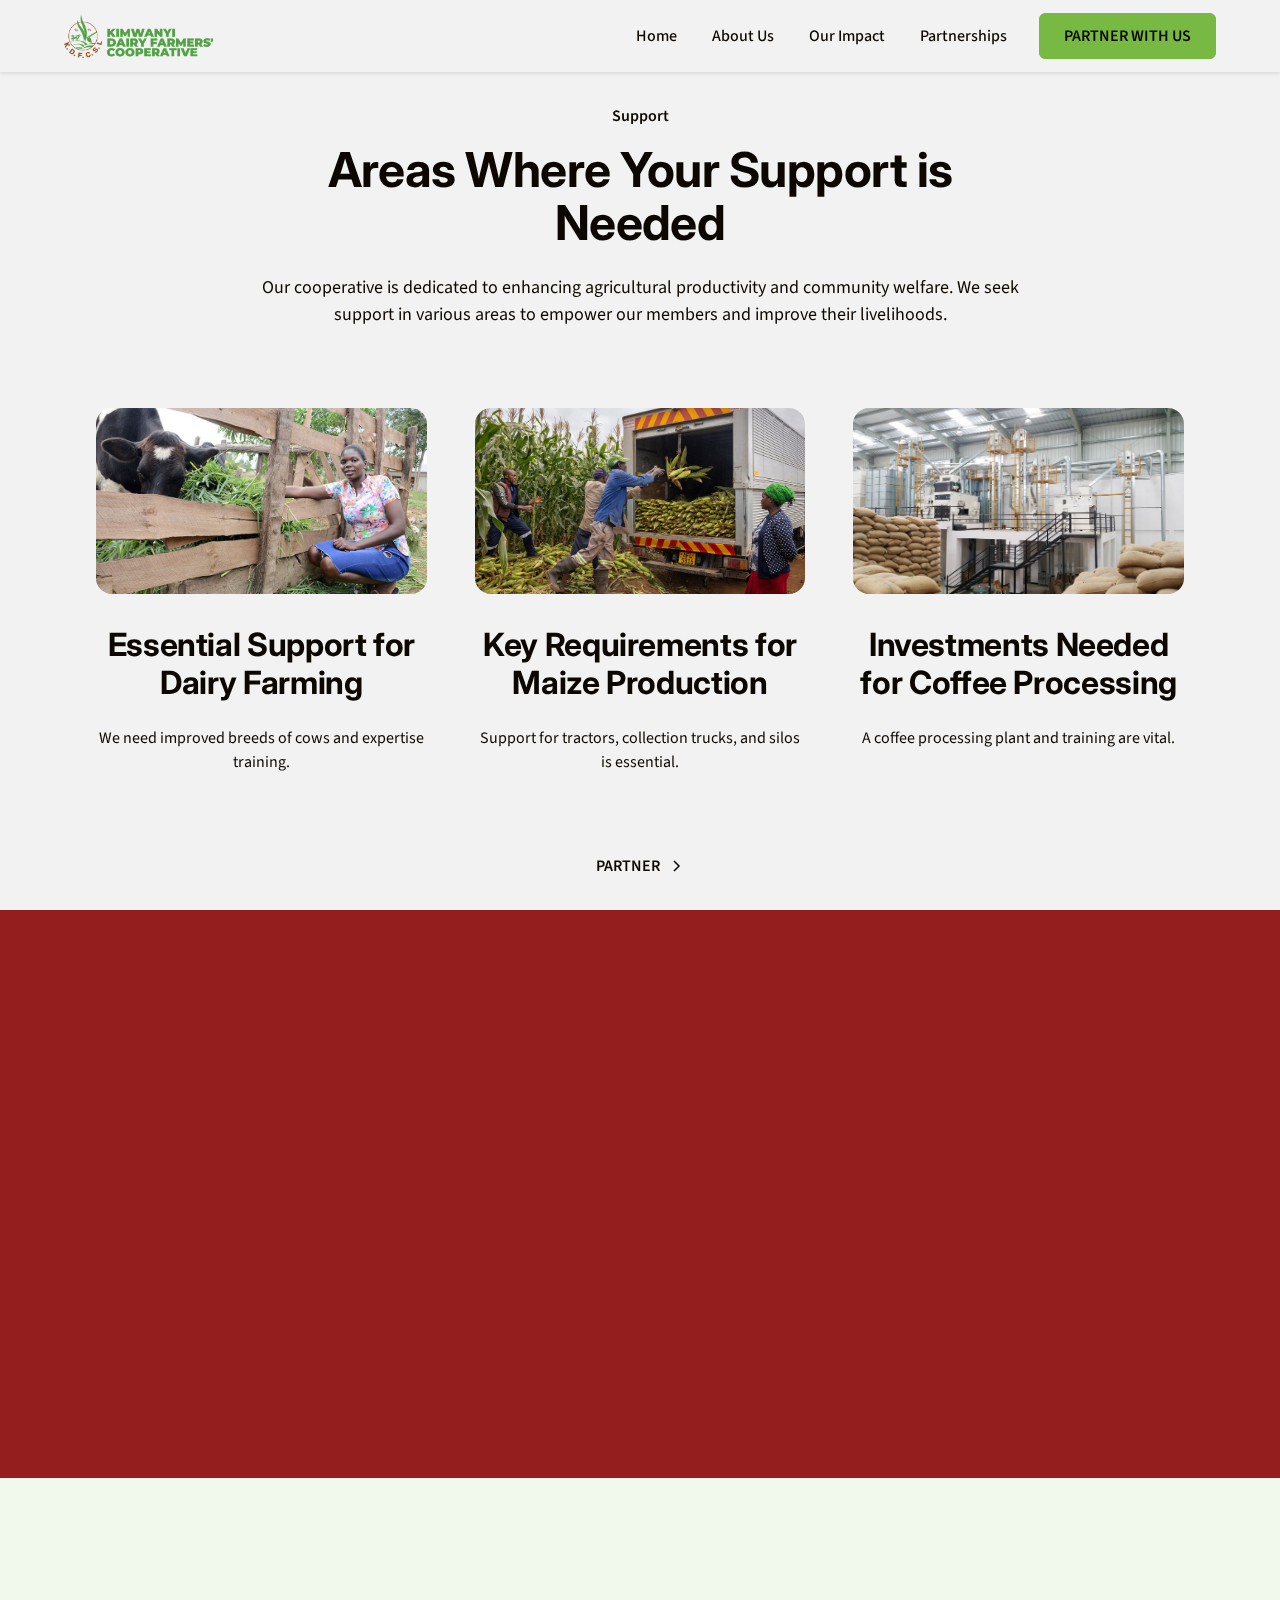
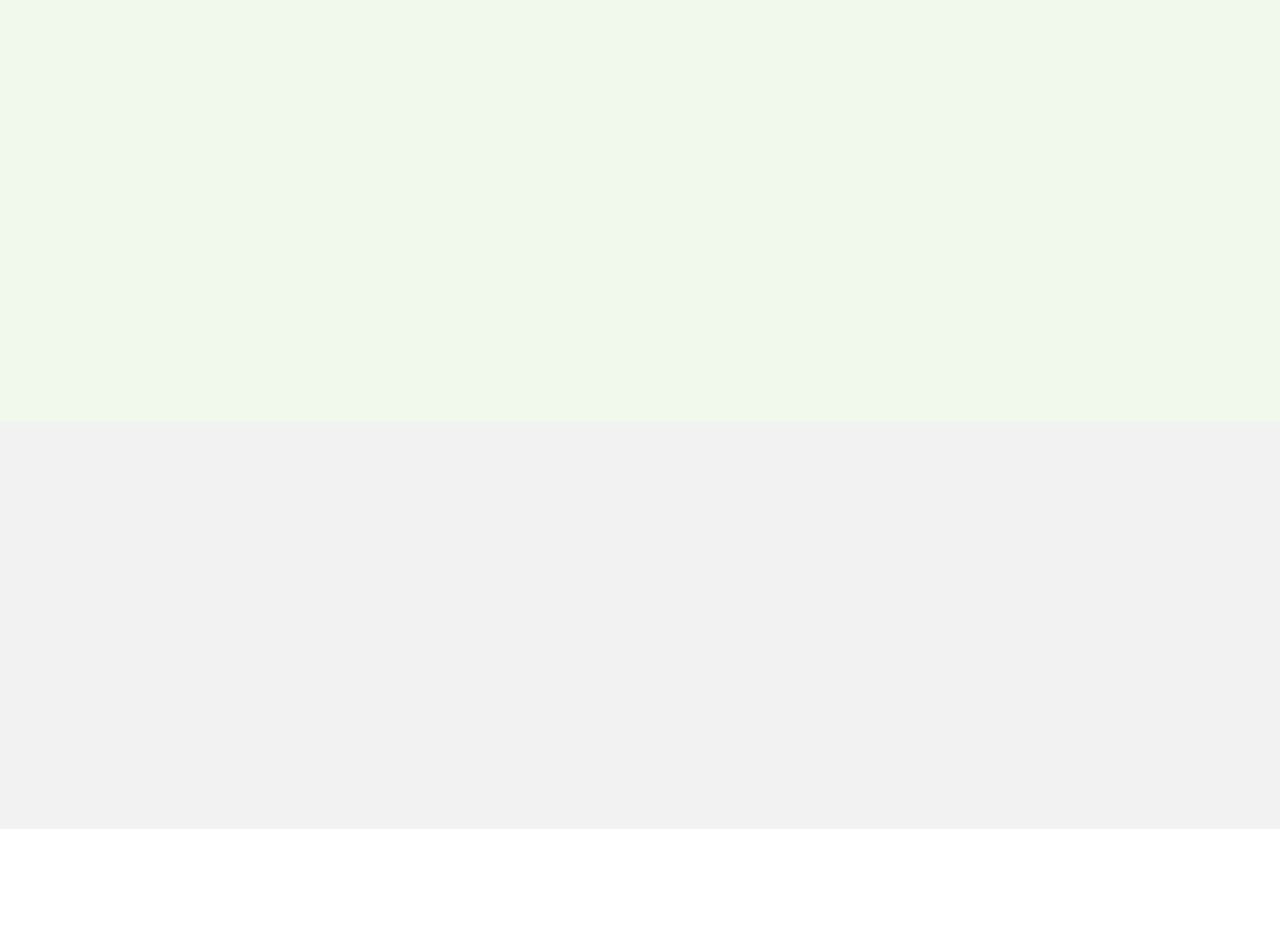
<file: partner-with-us.html>
<!DOCTYPE html><!--  This site was created in Webflow. https://webflow.com  --><!--  Last Published: Tue Jul 29 2025 21:09:41 GMT+0000 (Coordinated Universal Time)  -->
<html data-wf-page="6887b3db3702086ee72b76db" data-wf-site="6887a2bc9d2a2f76b0a7e1a2">
<head>
  <meta charset="utf-8">
  <title>Partner With Us</title>
  <meta content="Partner With Us" property="og:title">
  <meta content="Partner With Us" property="twitter:title">
  <meta content="width=device-width, initial-scale=1" name="viewport">
  <meta content="Webflow" name="generator">
  <link href="css/normalize.css" rel="stylesheet" type="text/css">
  <link href="css/webflow.css" rel="stylesheet" type="text/css">
  <link href="css/kimwanyi-dairy-cooperative.webflow.css" rel="stylesheet" type="text/css">
  <script type="text/javascript">!function(o,c){var n=c.documentElement,t=" w-mod-";n.className+=t+"js",("ontouchstart"in o||o.DocumentTouch&&c instanceof DocumentTouch)&&(n.className+=t+"touch")}(window,document);</script>
  <link href="images/favicon.png" rel="shortcut icon" type="image/x-icon">
  <link href="images/webclip.png" rel="apple-touch-icon"><!--  Keep this css code to improve the font quality -->
  <style>
  * {
  -webkit-font-smoothing: antialiased;
  -moz-osx-font-smoothing: grayscale;
  -o-font-smoothing: antialiased;
}
</style>
<link href="https://unpkg.com/aos@2.3.1/dist/aos.css" rel="stylesheet">
</head>
<body>
  <div class="page-wrapper">
    <div class="global-styles">
      <div class="style-overrides w-embed">
        <style>
/* Ensure all elements inherit the color from its parent */
a,
.w-input,
.w-select,
.w-tab-link,
.w-nav-link,
.w-nav-brand,
.w-dropdown-btn,
.w-dropdown-toggle,
.w-slider-arrow-left,
.w-slider-arrow-right,
.w-dropdown-link {
  color: inherit;
  text-decoration: inherit;
  font-size: inherit;
}
/* Focus state style for keyboard navigation for the focusable elements */
*[tabindex]:focus-visible,
  input[type="file"]:focus-visible {
   outline: 0.125rem solid #4d65ff;
   outline-offset: 0.125rem;
}
/* Get rid of top margin on first element in any rich text element */
.w-richtext > :not(div):first-child, .w-richtext > div:first-child > :first-child {
  margin-top: 0 !important;
}
/* Get rid of bottom margin on last element in any rich text element */
.w-richtext>:last-child, .w-richtext ol li:last-child, .w-richtext ul li:last-child {
	margin-bottom: 0 !important;
}
/* Prevent all click and hover interaction with an element */
.pointer-events-off {
	pointer-events: none;
}
/* Enables all click and hover interaction with an element */
.pointer-events-on {
  pointer-events: auto;
}
/* Create a class of .div-square which maintains a 1:1 dimension of a div */
.div-square::after {
	content: "";
	display: block;
	padding-bottom: 100%;
}
/* Make sure containers never lose their center alignment */
.container-medium,.container-small, .container-large {
	margin-right: auto !important;
  margin-left: auto !important;
}
/* Apply "..." after 3 lines of text */
.text-style-3lines {
	display: -webkit-box;
	overflow: hidden;
	-webkit-line-clamp: 3;
	-webkit-box-orient: vertical;
}
/* Apply "..." after 2 lines of text */
.text-style-2lines {
	display: -webkit-box;
	overflow: hidden;
	-webkit-line-clamp: 2;
	-webkit-box-orient: vertical;
}
/* Adds inline flex display */
.display-inlineflex {
  display: inline-flex;
}
/* These classes are never overwritten */
.hide {
  display: none !important;
}
/* Remove default Webflow chevron from form select */
select{
  -webkit-appearance:none;
}
@media screen and (max-width: 991px) {
    .hide, .hide-tablet {
        display: none !important;
    }
}
  @media screen and (max-width: 767px) {
    .hide-mobile-landscape{
      display: none !important;
    }
}
  @media screen and (max-width: 479px) {
    .hide-mobile{
      display: none !important;
    }
}
.margin-0 {
  margin: 0rem !important;
}
.padding-0 {
  padding: 0rem !important;
}
.spacing-clean {
padding: 0rem !important;
margin: 0rem !important;
}
.margin-top {
  margin-right: 0rem !important;
  margin-bottom: 0rem !important;
  margin-left: 0rem !important;
}
.padding-top {
  padding-right: 0rem !important;
  padding-bottom: 0rem !important;
  padding-left: 0rem !important;
}
.margin-right {
  margin-top: 0rem !important;
  margin-bottom: 0rem !important;
  margin-left: 0rem !important;
}
.padding-right {
  padding-top: 0rem !important;
  padding-bottom: 0rem !important;
  padding-left: 0rem !important;
}
.margin-bottom {
  margin-top: 0rem !important;
  margin-right: 0rem !important;
  margin-left: 0rem !important;
}
.padding-bottom {
  padding-top: 0rem !important;
  padding-right: 0rem !important;
  padding-left: 0rem !important;
}
.margin-left {
  margin-top: 0rem !important;
  margin-right: 0rem !important;
  margin-bottom: 0rem !important;
}
.padding-left {
  padding-top: 0rem !important;
  padding-right: 0rem !important;
  padding-bottom: 0rem !important;
}
.margin-horizontal {
  margin-top: 0rem !important;
  margin-bottom: 0rem !important;
}
.padding-horizontal {
  padding-top: 0rem !important;
  padding-bottom: 0rem !important;
}
.margin-vertical {
  margin-right: 0rem !important;
  margin-left: 0rem !important;
}
.padding-vertical {
  padding-right: 0rem !important;
  padding-left: 0rem !important;
}
/* Apply "..." at 100% width */
.truncate-width { 
		width: 100%; 
    white-space: nowrap; 
    overflow: hidden; 
    text-overflow: ellipsis; 
}
/* Removes native scrollbar */
.no-scrollbar {
    -ms-overflow-style: none;
    overflow: -moz-scrollbars-none; 
}
.no-scrollbar::-webkit-scrollbar {
    display: none;
}
</style>
      </div>
      <div class="fonts w-embed">
        <style>@import url('https://fonts.googleapis.com/css?family=Inter:700')</style>
        <style>@import url('https://fonts.googleapis.com/css?family=Source%20Sans%203:400,500')</style>
      </div>
      <div class="color-schemes w-embed">
        <style>
.color-scheme-1 {}
  .color-scheme-2 {
    --color-scheme-1--text: var(--color-scheme-2--text);
    --color-scheme-1--background: var(--color-scheme-2--background);
    --color-scheme-1--foreground: var(--color-scheme-2--foreground);
    --color-scheme-1--border: var(--color-scheme-2--border);
    --color-scheme-1--accent: var(--color-scheme-2--accent);
  }
  .color-scheme-3 {
    --color-scheme-1--text: var(--color-scheme-3--text);
    --color-scheme-1--background: var(--color-scheme-3--background);
    --color-scheme-1--foreground: var(--color-scheme-3--foreground);
    --color-scheme-1--border: var(--color-scheme-3--border);
    --color-scheme-1--accent: var(--color-scheme-3--accent);
  }
  .color-scheme-4 {
    --color-scheme-1--text: var(--color-scheme-4--text);
    --color-scheme-1--background: var(--color-scheme-4--background);
    --color-scheme-1--foreground: var(--color-scheme-4--foreground);
    --color-scheme-1--border: var(--color-scheme-4--border);
    --color-scheme-1--accent: var(--color-scheme-4--accent);
  }
  .color-scheme-5 {
    --color-scheme-1--text: var(--color-scheme-5--text);
    --color-scheme-1--background: var(--color-scheme-5--background);
    --color-scheme-1--foreground: var(--color-scheme-5--foreground);
    --color-scheme-1--border: var(--color-scheme-5--border);
    --color-scheme-1--accent: var(--color-scheme-5--accent);
  }
  .color-scheme-6 {
    --color-scheme-1--text: var(--color-scheme-6--text);
    --color-scheme-1--background: var(--color-scheme-6--background);
    --color-scheme-1--foreground: var(--color-scheme-6--foreground);
    --color-scheme-1--border: var(--color-scheme-6--border);
    --color-scheme-1--accent: var(--color-scheme-6--accent);
  }
  .color-scheme-7 {
    --color-scheme-1--text: var(--color-scheme-7--text);
    --color-scheme-1--background: var(--color-scheme-7--background);
    --color-scheme-1--foreground: var(--color-scheme-7--foreground);
    --color-scheme-1--border: var(--color-scheme-7--border);
    --color-scheme-1--accent: var(--color-scheme-7--accent);
  }
  .color-scheme-8 {
    --color-scheme-1--text: var(--color-scheme-8--text);
    --color-scheme-1--background: var(--color-scheme-8--background);
    --color-scheme-1--foreground: var(--color-scheme-8--foreground);
    --color-scheme-1--border: var(--color-scheme-8--border);
    --color-scheme-1--accent: var(--color-scheme-8--accent);
  }
.w-slider-dot {
  background-color: var(--color-scheme-1--text);
  opacity: 0.20;
}
.w-slider-dot.w-active {
  background-color: var(--color-scheme-1--text);
  opacity: 1;
}
/* Override .w-slider-nav-invert styles */
.w-slider-nav-invert .w-slider-dot {
  background-color: var(--color-scheme-1--text) !important;
  opacity: 0.20 !important;
}
.w-slider-nav-invert .w-slider-dot.w-active {
  background-color: var(--color-scheme-1--text) !important;
  opacity: 1 !important;
}
</style>
      </div>
    </div>
    <div data-collapse="medium" data-animation="default" data-duration="400" fs-scrolldisable-element="smart-nav" data-easing="ease" data-easing2="ease" role="banner" class="navbar1_component color-scheme-6 w-nav">
      <div class="navbar1_container">
        <a href="#" class="navbar1_logo-link w-nav-brand"><img sizes="148.8249969482422px" height="44px" alt="" src="images/relume-267984.png" loading="eager" srcset="images/relume-267984-p-500.png 500w, images/relume-267984-p-800.png 800w, images/relume-267984-p-1080.png 1080w, images/relume-267984-p-1600.png 1600w, images/relume-267984.png 2202w" class="navbar1_logo"></a>
        <nav role="navigation" class="navbar1_menu is-page-height-tablet w-nav-menu">
          <div class="navbar1_menu-links">
            <a href="index.html" class="navbar1_link w-nav-link">Home</a>
            <a href="about-us.html" class="navbar1_link w-nav-link">About Us</a>
            <a href="impact.html" class="navbar1_link w-nav-link">Our Impact</a>
            <a href="partner-with-us.html" aria-current="page" class="navbar1_link w-nav-link w--current">Partnerships</a>
          </div>
          <div class="navbar1_menu-buttons">
            <a href="form.html" class="button w-button">PARTNER WITH US</a>
          </div>
        </nav>
        <div class="navbar1_menu-button w-nav-button">
          <div class="menu-icon1">
            <div class="menu-icon1_line-top"></div>
            <div class="menu-icon1_line-middle">
              <div class="menu-icon1_line-middle-inner"></div>
            </div>
            <div class="menu-icon1_line-bottom"></div>
          </div>
        </div>
      </div>
    </div>
    <main class="main-wrapper">
      <section class="section_layout239 color-scheme-6">
        <div class="padding-global"data-aos="fade-up">
          <div class="container-large">
            <div class="padding-medium">
              <div class="layout239_component">
                <div class="margin-bottom margin-xxlarge">
                  <div class="text-align-center">
                    <div class="max-width-large align-center">
                      <div class="margin-bottom margin-xsmall">
                        <div class="text-style-tagline">Support</div>
                      </div>
                      <div class="margin-bottom margin-small">
                        <h2 class="heading-style-h2">Areas Where Your Support is Needed</h2>
                      </div>
                      <p class="text-size-medium">Our cooperative is dedicated to enhancing agricultural productivity and community welfare. We seek support in various areas to empower our members and improve their livelihoods.</p>
                    </div>
                  </div>
                </div>
                <div class="w-layout-grid layout239_list">
                  <div class="layout239_item">
                    <div class="margin-bottom margin-medium">
                      <div class="layout239_image-wrapper"><img sizes="(max-width: 800px) 100vw, 800px" srcset="images/relume-267545-p-500.jpeg 500w, images/relume-267545.jpeg 800w" alt="" src="images/relume-267545.jpeg" loading="eager" class="layout239_image"></div>
                    </div>
                    <div class="margin-bottom margin-small">
                      <h3 class="heading-style-h4">Essential Support for Dairy Farming</h3>
                    </div>
                    <p>We need improved breeds of cows and expertise training.</p>
                  </div>
                  <div class="layout239_item">
                    <div class="margin-bottom margin-medium">
                      <div class="layout239_image-wrapper"><img sizes="(max-width: 894px) 100vw, 894px" srcset="images/relume-267559-p-500.jpeg 500w, images/relume-267559-p-800.jpeg 800w, images/relume-267559.jpeg 894w" alt="" src="images/relume-267559.jpeg" loading="eager" class="layout239_image"></div>
                    </div>
                    <div class="margin-bottom margin-small">
                      <h3 class="heading-style-h4">Key Requirements for Maize Production</h3>
                    </div>
                    <p>Support for tractors, collection trucks, and silos is essential.</p>
                  </div>
                  <div class="layout239_item">
                    <div class="margin-bottom margin-medium">
                      <div class="layout239_image-wrapper"><img sizes="(max-width: 1440px) 100vw, 1440px" srcset="images/relume-267555-p-500.jpeg 500w, images/relume-267555-p-800.jpeg 800w, images/relume-267555-p-1080.jpeg 1080w, images/relume-267555.jpeg 1440w" alt="" src="images/relume-267555.jpeg" loading="eager" class="layout239_image"></div>
                    </div>
                    <div class="margin-bottom margin-small">
                      <h3 class="heading-style-h4">Investments Needed for Coffee Processing</h3>
                    </div>
                    <p>A coffee processing plant and training are vital.</p>
                  </div>
                </div>
                <div class="margin-top margin-xxlarge">
                  <div class="button-group is-center">
                    <a href="#" class="button is-link is-icon w-inline-block">
                      <div>Partner</div>
                      <div class="icon-embed-xxsmall w-embed"><svg width="16" height="16" viewbox="0 0 16 16" fill="none" xmlns="http://www.w3.org/2000/svg">
                          <path d="M6 3L11 8L6 13" stroke="CurrentColor" stroke-width="1.5"></path>
                        </svg></div>
                    </a>
                  </div>
                </div>
              </div>
            </div>
          </div>
        </div>
      </section>
      <section class="section_layout16 color-scheme-5">
        <div class="padding-global"data-aos="fade-up">
          <div class="container-large">
            <div class="padding-medium">
              <div class="layout16_component">
                <div class="w-layout-grid layout16_content">
                  <div class="layout16_content-left">
                    <div class="margin-bottom margin-xsmall">
                      <div class="text-style-tagline">Empower</div>
                    </div>
                    <div class="margin-bottom margin-small">
                      <h2 class="heading-style-h2">Transforming Lives Through Partnership</h2>
                    </div>
                    <div class="margin-bottom margin-small">
                      <p class="text-size-medium">Your support can significantly uplift our community, enhancing agricultural practices and boosting household incomes. Together, we can create sustainable solutions that empower vulnerable members, especially women and youth.</p>
                    </div>
                    <div class="layout16_item-list">
                      <div id="w-node-cbd7d644-e82f-9a8e-accc-2bedcb1bba95-e72b76db" class="layout16_item">
                        <div class="layout16_item-icon-wrapper">
                          <div class="icon-embed-xsmall w-embed"><svg xmlns="http://www.w3.org/2000/svg" width="100%" height="100%" viewbox="0 -960 960 960">
                              <path fill="currentColor" d="M143.05-599q-12.25 0-20.32-9.31-8.08-9.31-8.08-22.12 0-12.72 8.08-21.96 8.07-9.24 20.36-9.24h149q25.88 0 44.03 18.34 18.16 18.33 23.16 44.29H143.05Zm86.11 379q52.57 0 89.31-36.6 36.75-36.6 36.75-89.13 0-52.53-36.63-89.34-36.63-36.8-89.19-36.8-52.56 0-89.31 36.65-36.74 36.65-36.74 89.25t36.62 89.29Q176.6-220 229.16-220Zm556.4 2.63q30.68 0 52.2-21.42 21.52-21.42 21.52-52.02 0-30.41-21.43-52.05-21.43-21.64-52.04-21.64t-52.26 21.52q-21.64 21.52-21.64 52.04 0 30.53 21.48 52.05 21.48 21.52 52.17 21.52Zm-556.09-61.2q-27.99 0-47.65-19.7-19.67-19.71-19.67-47.7 0-27.99 19.55-47.66 19.54-19.67 47.54-19.67 27.99 0 47.7 19.59 19.71 19.6 19.71 47.59 0 27.99-19.59 47.77-19.6 19.78-47.59 19.78Zm580.29-149.68q20.2 4.77 34.47 11.68 14.28 6.91 31.27 20.68v-260.96q0-29.58-19.46-48.97-19.46-19.4-48.91-19.4H538.41l-48.69-48.28 61.52-61.52-21.83-21.83L385.3-712.98l21.83 22.83 60.52-60.52 48.52 46.68V-597q0 40.23-27.54 69.3t-67.87 29.07h-72.35q19.39 14.72 29.89 27.92 10.5 13.21 23.61 34.71h18.85q64.52 0 111.28-48 46.76-48 46.76-113v-62.48h230.96v231.23ZM649.35-314.5q6.06-23.91 12.92-37.49 6.86-13.58 20.77-29.01H420.63q2.72 19.67 2.84 33.25.12 13.58-2.12 33.25h228Zm136.87 162.63q-58.06 0-98.82-39.82-40.75-39.82-40.75-96.16 0-58.82 41.58-100.48Q729.81-430 788.63-430q56.33 0 96.24 40.79t39.91 98.28q0 58.56-40.25 98.81t-98.31 40.25Zm-559.02 0q-80.72 0-136.35-56.74-55.63-56.74-55.63-137.24t56.69-137.32Q148.6-540 229.18-540q80.58 0 137.37 56.82 56.8 56.82 56.8 137.43 0 80.62-56.72 137.25-56.71 56.63-139.43 56.63Zm395.76-368.61Z"></path>
                            </svg></div>
                        </div>
                        <div class="layout16_item-text-wrapper">
                          <p>Increase access to quality agricultural training.</p>
                        </div>
                      </div>
                      <div id="w-node-cbd7d644-e82f-9a8e-accc-2bedcb1bba9b-e72b76db" class="layout16_item">
                        <div class="layout16_item-icon-wrapper">
                          <div class="icon-embed-xsmall w-embed"><svg xmlns="http://www.w3.org/2000/svg" width="100%" height="100%" viewbox="0 -960 960 960">
                              <path fill="currentColor" d="M143.05-599q-12.25 0-20.32-9.31-8.08-9.31-8.08-22.12 0-12.72 8.08-21.96 8.07-9.24 20.36-9.24h149q25.88 0 44.03 18.34 18.16 18.33 23.16 44.29H143.05Zm86.11 379q52.57 0 89.31-36.6 36.75-36.6 36.75-89.13 0-52.53-36.63-89.34-36.63-36.8-89.19-36.8-52.56 0-89.31 36.65-36.74 36.65-36.74 89.25t36.62 89.29Q176.6-220 229.16-220Zm556.4 2.63q30.68 0 52.2-21.42 21.52-21.42 21.52-52.02 0-30.41-21.43-52.05-21.43-21.64-52.04-21.64t-52.26 21.52q-21.64 21.52-21.64 52.04 0 30.53 21.48 52.05 21.48 21.52 52.17 21.52Zm-556.09-61.2q-27.99 0-47.65-19.7-19.67-19.71-19.67-47.7 0-27.99 19.55-47.66 19.54-19.67 47.54-19.67 27.99 0 47.7 19.59 19.71 19.6 19.71 47.59 0 27.99-19.59 47.77-19.6 19.78-47.59 19.78Zm580.29-149.68q20.2 4.77 34.47 11.68 14.28 6.91 31.27 20.68v-260.96q0-29.58-19.46-48.97-19.46-19.4-48.91-19.4H538.41l-48.69-48.28 61.52-61.52-21.83-21.83L385.3-712.98l21.83 22.83 60.52-60.52 48.52 46.68V-597q0 40.23-27.54 69.3t-67.87 29.07h-72.35q19.39 14.72 29.89 27.92 10.5 13.21 23.61 34.71h18.85q64.52 0 111.28-48 46.76-48 46.76-113v-62.48h230.96v231.23ZM649.35-314.5q6.06-23.91 12.92-37.49 6.86-13.58 20.77-29.01H420.63q2.72 19.67 2.84 33.25.12 13.58-2.12 33.25h228Zm136.87 162.63q-58.06 0-98.82-39.82-40.75-39.82-40.75-96.16 0-58.82 41.58-100.48Q729.81-430 788.63-430q56.33 0 96.24 40.79t39.91 98.28q0 58.56-40.25 98.81t-98.31 40.25Zm-559.02 0q-80.72 0-136.35-56.74-55.63-56.74-55.63-137.24t56.69-137.32Q148.6-540 229.18-540q80.58 0 137.37 56.82 56.8 56.82 56.8 137.43 0 80.62-56.72 137.25-56.71 56.63-139.43 56.63Zm395.76-368.61Z"></path>
                            </svg></div>
                        </div>
                        <div class="layout16_item-text-wrapper">
                          <p>Provide essential resources for sustainable farming.</p>
                        </div>
                      </div>
                      <div id="w-node-cbd7d644-e82f-9a8e-accc-2bedcb1bbaa1-e72b76db" class="layout16_item">
                        <div class="layout16_item-icon-wrapper">
                          <div class="icon-embed-xsmall w-embed"><svg xmlns="http://www.w3.org/2000/svg" width="100%" height="100%" viewbox="0 -960 960 960">
                              <path fill="currentColor" d="M143.05-599q-12.25 0-20.32-9.31-8.08-9.31-8.08-22.12 0-12.72 8.08-21.96 8.07-9.24 20.36-9.24h149q25.88 0 44.03 18.34 18.16 18.33 23.16 44.29H143.05Zm86.11 379q52.57 0 89.31-36.6 36.75-36.6 36.75-89.13 0-52.53-36.63-89.34-36.63-36.8-89.19-36.8-52.56 0-89.31 36.65-36.74 36.65-36.74 89.25t36.62 89.29Q176.6-220 229.16-220Zm556.4 2.63q30.68 0 52.2-21.42 21.52-21.42 21.52-52.02 0-30.41-21.43-52.05-21.43-21.64-52.04-21.64t-52.26 21.52q-21.64 21.52-21.64 52.04 0 30.53 21.48 52.05 21.48 21.52 52.17 21.52Zm-556.09-61.2q-27.99 0-47.65-19.7-19.67-19.71-19.67-47.7 0-27.99 19.55-47.66 19.54-19.67 47.54-19.67 27.99 0 47.7 19.59 19.71 19.6 19.71 47.59 0 27.99-19.59 47.77-19.6 19.78-47.59 19.78Zm580.29-149.68q20.2 4.77 34.47 11.68 14.28 6.91 31.27 20.68v-260.96q0-29.58-19.46-48.97-19.46-19.4-48.91-19.4H538.41l-48.69-48.28 61.52-61.52-21.83-21.83L385.3-712.98l21.83 22.83 60.52-60.52 48.52 46.68V-597q0 40.23-27.54 69.3t-67.87 29.07h-72.35q19.39 14.72 29.89 27.92 10.5 13.21 23.61 34.71h18.85q64.52 0 111.28-48 46.76-48 46.76-113v-62.48h230.96v231.23ZM649.35-314.5q6.06-23.91 12.92-37.49 6.86-13.58 20.77-29.01H420.63q2.72 19.67 2.84 33.25.12 13.58-2.12 33.25h228Zm136.87 162.63q-58.06 0-98.82-39.82-40.75-39.82-40.75-96.16 0-58.82 41.58-100.48Q729.81-430 788.63-430q56.33 0 96.24 40.79t39.91 98.28q0 58.56-40.25 98.81t-98.31 40.25Zm-559.02 0q-80.72 0-136.35-56.74-55.63-56.74-55.63-137.24t56.69-137.32Q148.6-540 229.18-540q80.58 0 137.37 56.82 56.8 56.82 56.8 137.43 0 80.62-56.72 137.25-56.71 56.63-139.43 56.63Zm395.76-368.61Z"></path>
                            </svg></div>
                        </div>
                        <div class="layout16_item-text-wrapper">
                          <p>Support women&#x27;s empowerment initiatives in agriculture.</p>
                        </div>
                      </div>
                    </div>
                    <div class="margin-top margin-medium">
                      <div class="button-group">
                        <a href="#" class="button is-secondary is-alternate w-button">Join</a>
                        <a href="#" class="button is-link is-icon is-alternate w-inline-block">
                          <div>Partner</div>
                          <div class="icon-embed-xxsmall w-embed"><svg width="16" height="16" viewbox="0 0 16 16" fill="none" xmlns="http://www.w3.org/2000/svg">
                              <path d="M6 3L11 8L6 13" stroke="CurrentColor" stroke-width="1.5"></path>
                            </svg></div>
                        </a>
                      </div>
                    </div>
                  </div>
                  <div class="layout16_image-wrapper"><img sizes="(max-width: 800px) 100vw, 800px" srcset="images/relume-267563-p-500.jpeg 500w, images/relume-267563.jpeg 800w" alt="" src="images/relume-267563.jpeg" loading="eager" class="layout16_image"></div>
                </div>
              </div>
            </div>
          </div>
        </div>
      </section>
      
      <section class="section_contact24 color-scheme-4">
        <div class="padding-global"data-aos="fade-up">
          <div class="container-large">
            <div class="padding-section-medium">
              <div class="contact24_component">
                <div class="margin-bottom margin-xxlarge">
                  <div class="max-width-large">
                    <div class="margin-bottom margin-xsmall">
                      <div class="text-style-tagline">Connect</div>
                    </div>
                    <div class="margin-bottom margin-small">
                      <h2 class="heading-style-h2">Contact Us</h2>
                    </div>
                    <p class="text-size-medium">We&#x27;d love to hear from you!</p>
                  </div>
                </div>
                <div class="w-layout-grid contact24_grid-list">
                  <div class="contact24_item">
                    <div class="margin-bottom margin-small">
                      <div class="contact24_icon-wrapper">
                        <div class="icon-embed-medium w-embed"><svg width=" 100%" height=" 100%" viewbox="0 0 24 24" fill="none" xmlns="http://www.w3.org/2000/svg">
                            <path d="M20 4H4C2.897 4 2 4.897 2 6V18C2 19.103 2.897 20 4 20H20C21.103 20 22 19.103 22 18V6C22 4.897 21.103 4 20 4ZM20 6V6.511L12 12.734L4 6.512V6H20ZM4 18V9.044L11.386 14.789C11.5611 14.9265 11.7773 15.0013 12 15.0013C12.2227 15.0013 12.4389 14.9265 12.614 14.789L20 9.044L20.002 18H4Z" fill="currentColor"></path>
                          </svg></div>
                      </div>
                    </div>
                    <h3 class="heading-style-h4">Email</h3>
                    <div class="margin-top margin-small">
                      <a href="mailto:info@kimwanyidairyfarmers.org" class="text-style-link">info@kimwanyidairyfarmers.org</a>
                    </div>
                  </div>
                  <div class="contact24_item">
                    <div class="margin-bottom margin-small">
                      <div class="contact24_icon-wrapper">
                        <div class="icon-embed-medium w-embed"><svg width=" 100%" height=" 100%" viewbox="0 0 24 24" fill="none" xmlns="http://www.w3.org/2000/svg">
                            <path d="M20 2H4C2.897 2 2 2.897 2 4V16C2 17.103 2.897 18 4 18H7V21.767L13.277 18H20C21.103 18 22 17.103 22 16V4C22 2.897 21.103 2 20 2ZM20 16H12.723L9 18.233V16H4V4H20V16Z" fill="currentColor"></path>
                            <path d="M7 7H17V9H7V7ZM7 11H14V13H7V11Z" fill="currentColor"></path>
                          </svg></div>
                      </div>
                    </div>
                    <h3 class="heading-style-h4">Live chat</h3>
                    <div class="margin-top margin-small">
                      <a href="https://wa.me/256772933900" class="text-style-link">Start new chat</a>
                    </div>
                  </div>
                  <div class="contact24_item">
                    <div class="margin-bottom margin-small">
                      <div class="contact24_icon-wrapper">
                        <div class="icon-embed-medium w-embed"><svg width=" 100%" height=" 100%" viewbox="0 0 24 24" fill="none" xmlns="http://www.w3.org/2000/svg">
                            <path d="M17.707 12.293C17.6142 12.2 17.504 12.1263 17.3827 12.076C17.2614 12.0257 17.1313 11.9998 17 11.9998C16.8687 11.9998 16.7386 12.0257 16.6173 12.076C16.496 12.1263 16.3858 12.2 16.293 12.293L14.699 13.887C13.96 13.667 12.581 13.167 11.707 12.293C10.833 11.419 10.333 10.04 10.113 9.30096L11.707 7.70696C11.7999 7.61417 11.8737 7.50397 11.924 7.38265C11.9743 7.26134 12.0002 7.13129 12.0002 6.99996C12.0002 6.86862 11.9743 6.73858 11.924 6.61726C11.8737 6.49595 11.7999 6.38575 11.707 6.29296L7.707 2.29296C7.61421 2.20001 7.50401 2.12627 7.38269 2.07596C7.26138 2.02565 7.13133 1.99976 7 1.99976C6.86866 1.99976 6.73862 2.02565 6.6173 2.07596C6.49599 2.12627 6.38579 2.20001 6.293 2.29296L3.581 5.00496C3.201 5.38496 2.987 5.90696 2.995 6.43996C3.018 7.86396 3.395 12.81 7.293 16.708C11.191 20.606 16.137 20.982 17.562 21.006H17.59C18.118 21.006 18.617 20.798 18.995 20.42L21.707 17.708C21.7999 17.6152 21.8737 17.505 21.924 17.3837C21.9743 17.2623 22.0002 17.1323 22.0002 17.001C22.0002 16.8696 21.9743 16.7396 21.924 16.6183C21.8737 16.4969 21.7999 16.3867 21.707 16.294L17.707 12.293ZM17.58 19.005C16.332 18.984 12.062 18.649 8.707 15.293C5.341 11.927 5.015 7.64196 4.995 6.41896L7 4.41396L9.586 6.99996L8.293 8.29296C8.17546 8.41041 8.08904 8.55529 8.04155 8.71453C7.99406 8.87376 7.987 9.04231 8.021 9.20496C8.045 9.31996 8.632 12.047 10.292 13.707C11.952 15.367 14.679 15.954 14.794 15.978C14.9565 16.0129 15.1253 16.0064 15.2846 15.9591C15.444 15.9117 15.5889 15.825 15.706 15.707L17 14.414L19.586 17L17.58 19.005V19.005Z" fill="currentColor"></path>
                          </svg></div>
                      </div>
                    </div>
                    <h3 class="heading-style-h4">Phone</h3>
                    <div class="margin-top margin-small">
                      <a href="tel:+256393342698" class="text-style-link">0393342698</a>
                    </div>
                  </div>
                  <div class="contact24_item">
                    <div class="margin-bottom margin-small">
                      <div class="contact24_icon-wrapper">
                        <div class="icon-embed-medium w-embed"><svg width=" 100%" height=" 100%" viewbox="0 0 24 24" fill="none" xmlns="http://www.w3.org/2000/svg">
                            <path d="M12 14C14.206 14 16 12.206 16 10C16 7.794 14.206 6 12 6C9.794 6 8 7.794 8 10C8 12.206 9.794 14 12 14ZM12 8C13.103 8 14 8.897 14 10C14 11.103 13.103 12 12 12C10.897 12 10 11.103 10 10C10 8.897 10.897 8 12 8Z" fill="currentColor"></path>
                            <path d="M11.42 21.814C11.5892 21.9349 11.792 21.9998 12 21.9998C12.208 21.9998 12.4107 21.9349 12.58 21.814C12.884 21.599 20.029 16.44 20 10C20 5.589 16.411 2 12 2C7.589 2 4 5.589 4 9.995C3.971 16.44 11.116 21.599 11.42 21.814ZM12 4C15.309 4 18 6.691 18 10.005C18.021 14.443 13.612 18.428 12 19.735C10.389 18.427 5.979 14.441 6 10C6 6.691 8.691 4 12 4Z" fill="currentColor"></path>
                          </svg></div>
                      </div>
                    </div>
                    <h3 class="heading-style-h4">Office</h3>
                    <div class="margin-top margin-small">
                      <a href="#" class="text-style-link">P.O. Box 1010 , Nakaseke, Uganda</a>
                    </div>
                  </div>
                </div>
              </div>
            </div>
          </div>
        </div>
      </section>
    </main>
    <footer class="footer8_component color-scheme-6">
      <div class="padding-global"data-aos="fade-up">
        <div class="container-large">
          <div class="padding-vertical padding-xxlarge">
            <div class="padding-bottom padding-xxlarge">
              <div class="w-layout-grid footer8_top-wrapper">
                <div id="w-node-_557e5f41-3654-54b7-a11b-36c87ddf6ce4-7ddf6cde" class="footer8_left-wrapper">
                  <a href="#" id="w-node-_557e5f41-3654-54b7-a11b-36c87ddf6ce5-7ddf6cde" class="footer8_logo-link w-nav-brand"><img sizes="148.8249969482422px" height="44px" alt="" src="images/relume-267984.png" loading="eager" srcset="images/relume-267984-p-500.png 500w, images/relume-267984-p-800.png 800w, images/relume-267984-p-1080.png 1080w, images/relume-267984-p-1600.png 1600w, images/relume-267984.png 2202w" class="footer8_logo"></a>
                  <div id="w-node-_557e5f41-3654-54b7-a11b-36c87ddf6ce7-7ddf6cde" class="w-layout-grid footer8_link-list">
                    <a href="#" class="footer8_link">About Us</a>
                    <a href="#" class="footer8_link">Our Impact</a>
                    <a href="#" class="footer8_link">Partner With Us</a>
                    <a href="#" class="footer8_link">Contact Us</a>
                  </div>
                </div>
                <div class="footer8_right-wrapper">
                  <div class="margin-bottom margin-xsmall">
                    <div class="text-weight-semibold">Join</div>
                  </div>
                  <div class="footer8_form-block w-form">
                    <form id="email-form" name="email-form" data-name="Email Form" method="get" class="footer8_form" data-wf-page-id="6887b3db3702086ee72b76db" data-wf-element-id="557e5f41-3654-54b7-a11b-36c87ddf6cf5"><input class="form_input w-input" maxlength="256" name="email-2" data-name="Email 2" placeholder="Enter your email" type="email" id="email-2" required=""><input type="submit" data-wait="Please wait..." class="button is-secondary is-small w-button" value="Join"></form>
                    <div class="text-size-tiny">By subscribing you agree to our Privacy Policy</div>
                    <div class="form_message-success-wrapper w-form-done">
                      <div class="form_message-success">
                        <div>Thank you! Your submission has been received!</div>
                      </div>
                    </div>
                    <div class="form_message-error-wrapper w-form-fail">
                      <div class="form_message-error">
                        <div>Oops! Something went wrong while submitting the form.</div>
                      </div>
                    </div>
                  </div>
                </div>
              </div>
            </div>
            <div class="divider-horizontal"></div>
            <div class="padding-top padding-medium">
              <div class="footer8_bottom-wrapper">
                <div class="w-layout-grid footer8_legal-list">
                  <a href="#" class="footer8_legal-link">Privacy Policy</a>
                  <a href="#" class="footer8_legal-link">Terms of Service</a>
                  <a href="#" class="footer8_legal-link">Cookies Settings</a>
                </div>
                <div class="footer8_credit-text">© 2023 K.D.F.C.S.L. All rights reserved.</div>
              </div>
            </div>
          </div>
        </div>
      </div>
    </footer>
  </div>
  <script src="https://d3e54v103j8qbb.cloudfront.net/js/jquery-3.5.1.min.dc5e7f18c8.js?site=6887a2bc9d2a2f76b0a7e1a2" type="text/javascript" integrity="sha256-9/aliU8dGd2tb6OSsuzixeV4y/faTqgFtohetphbbj0=" crossorigin="anonymous"></script>
  <script src="js/webflow.js" type="text/javascript"></script>
  <script src="https://unpkg.com/aos@2.3.1/dist/aos.js"></script>
<script>
  AOS.init({
    duration: 800, // Animation duration in milliseconds
    once: true,    // Whether animation should happen only once
  });
</script>
</body>
</html>
</file>
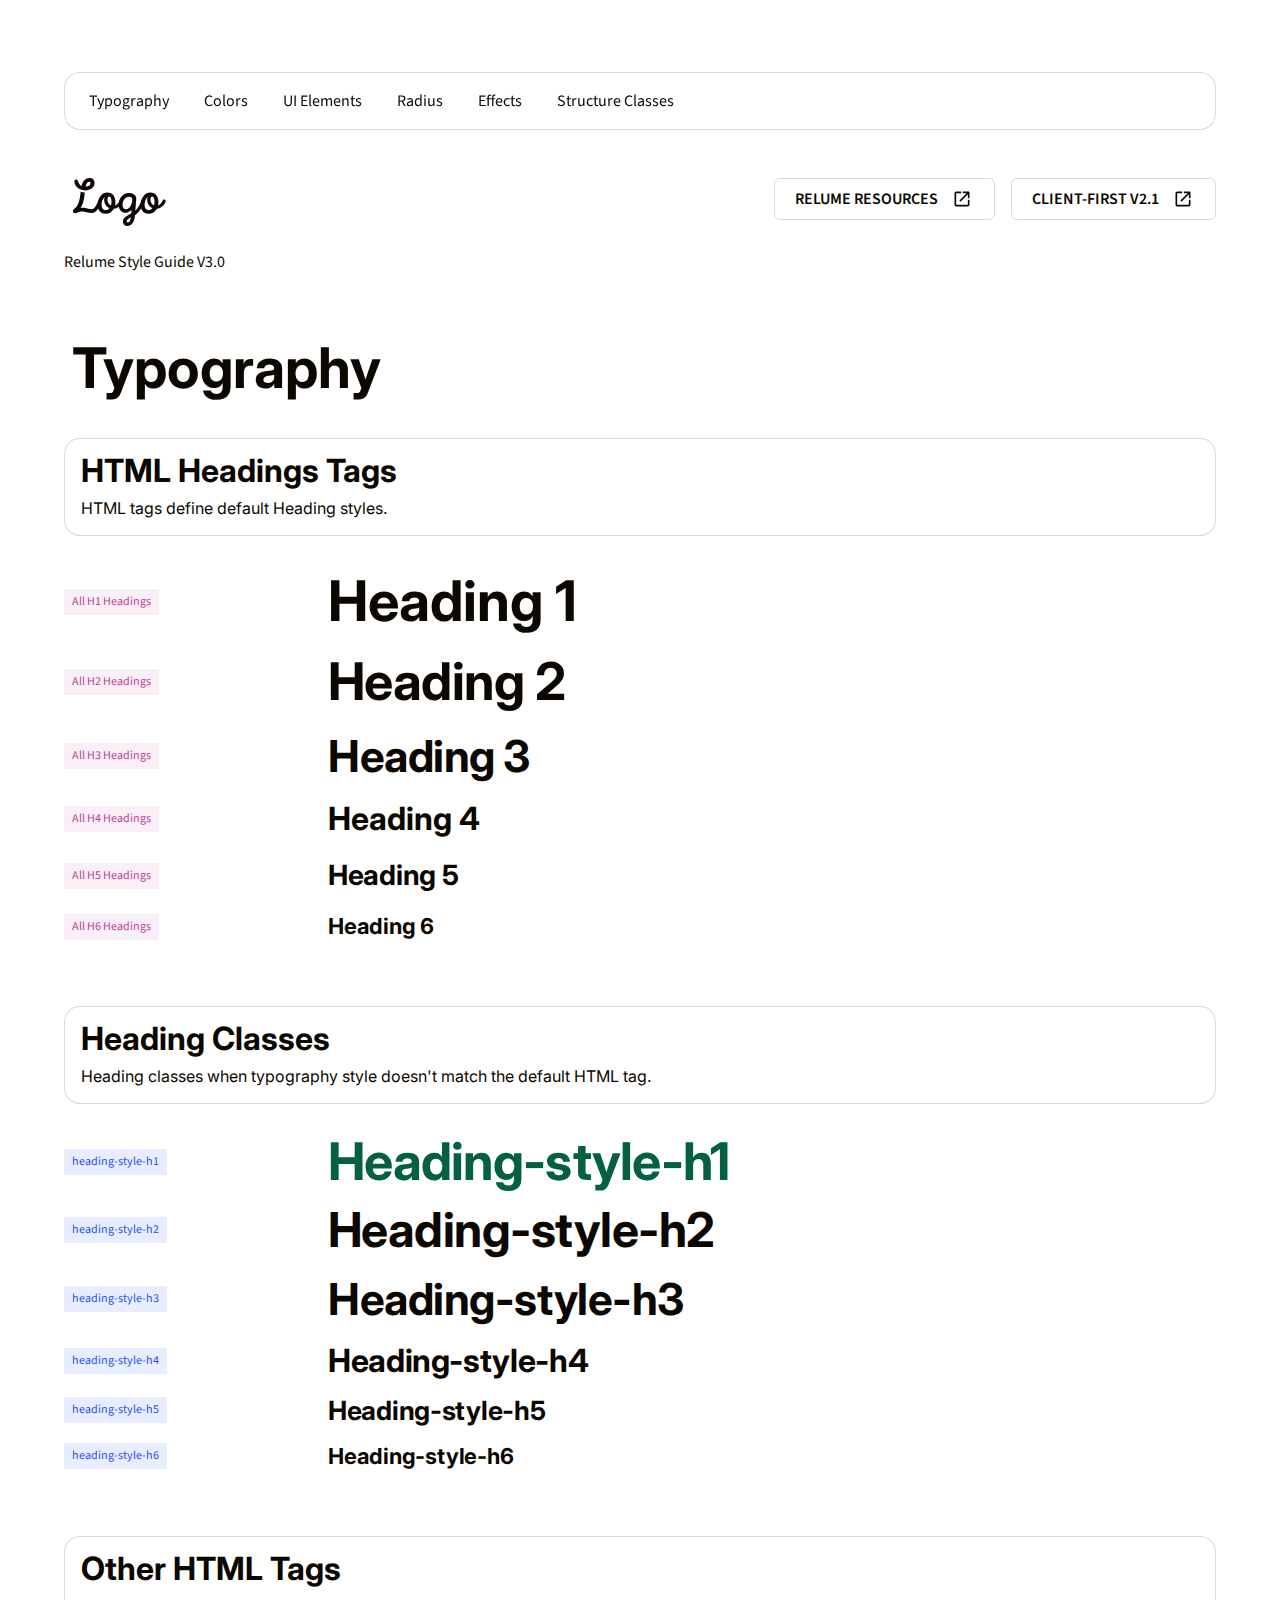
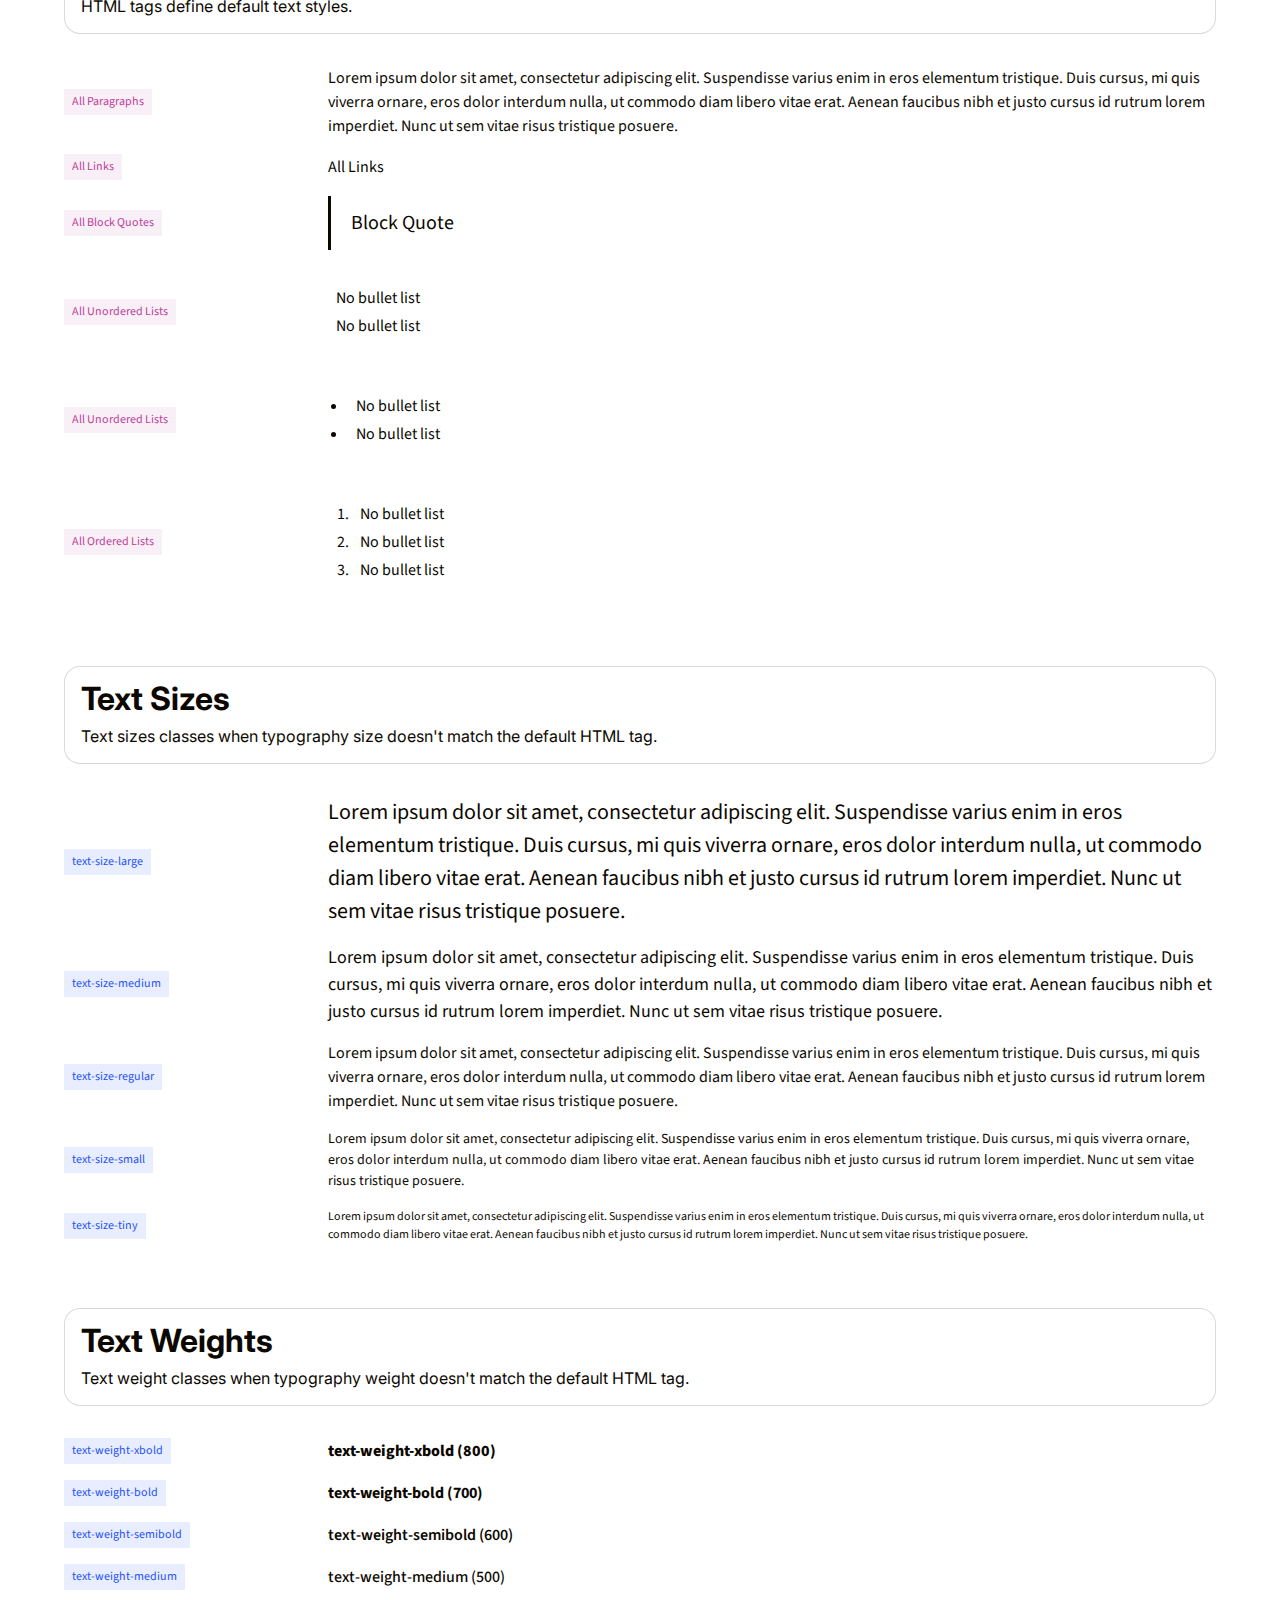
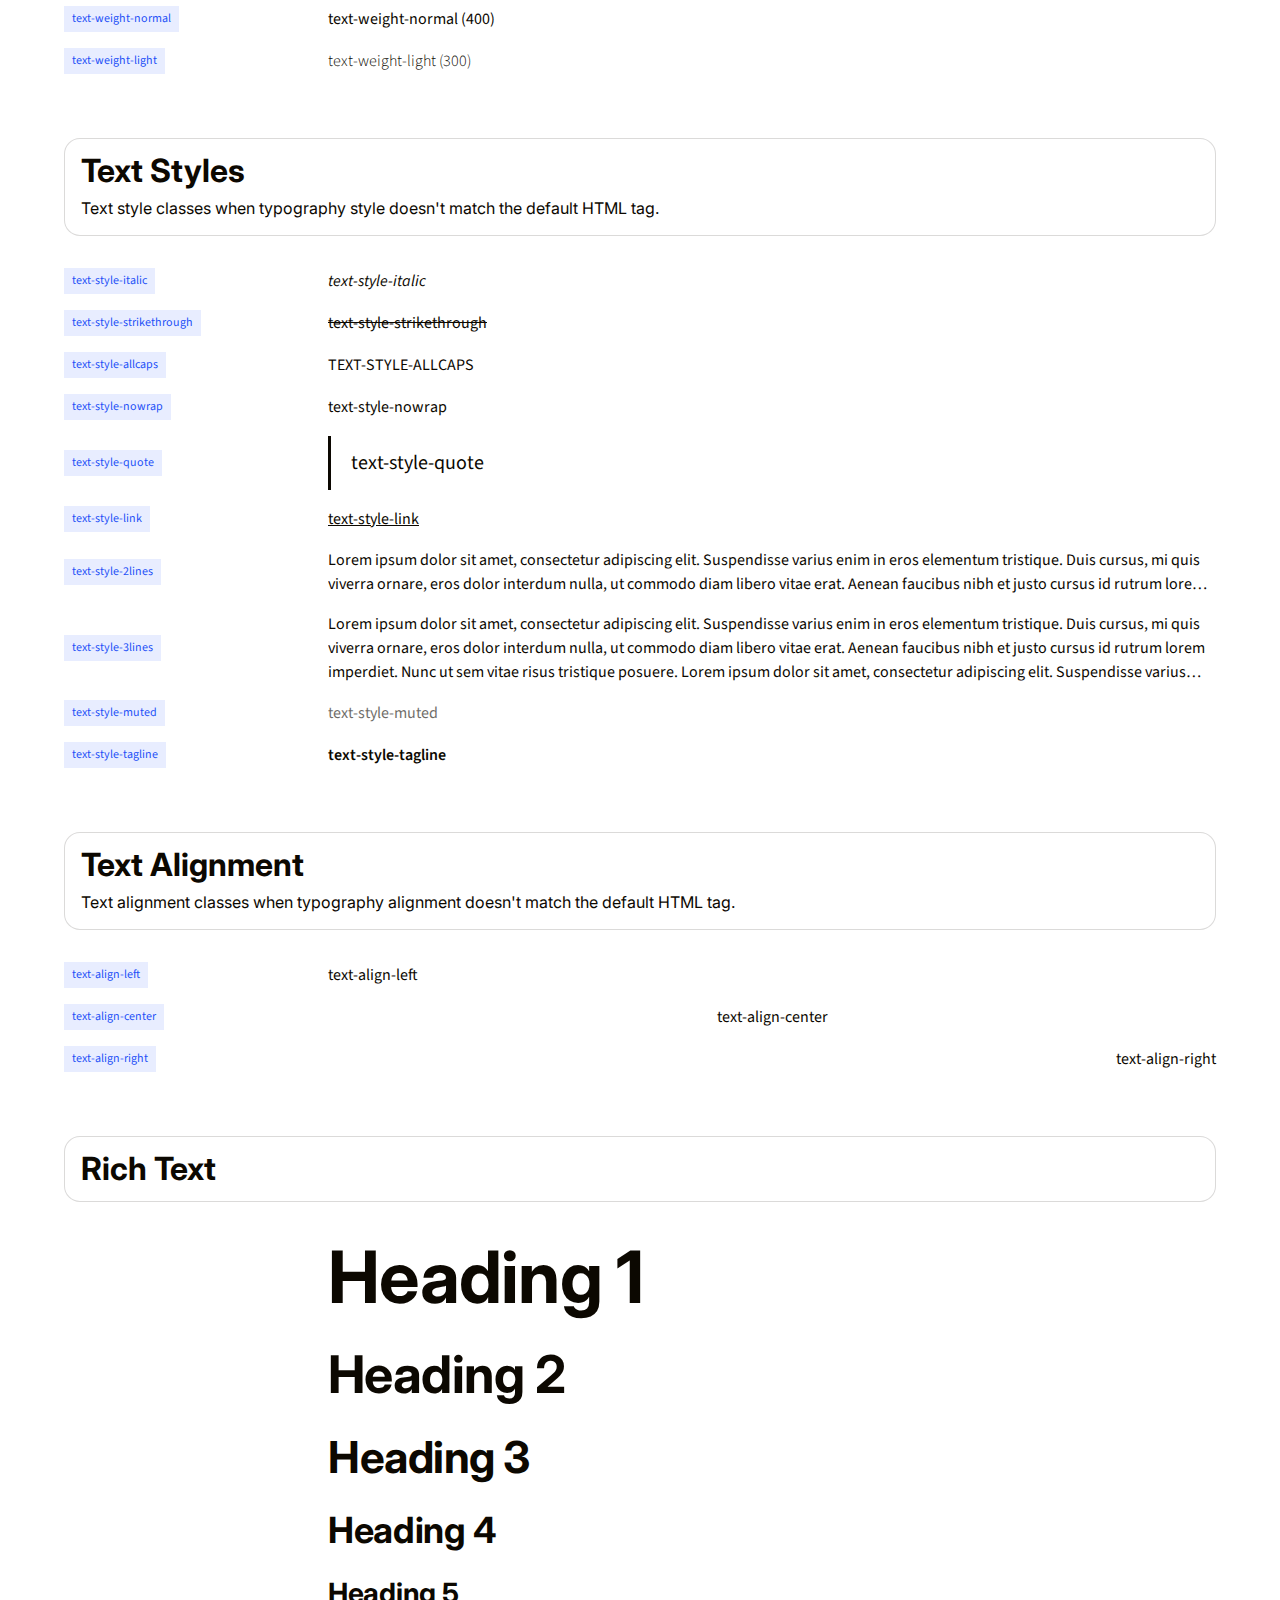
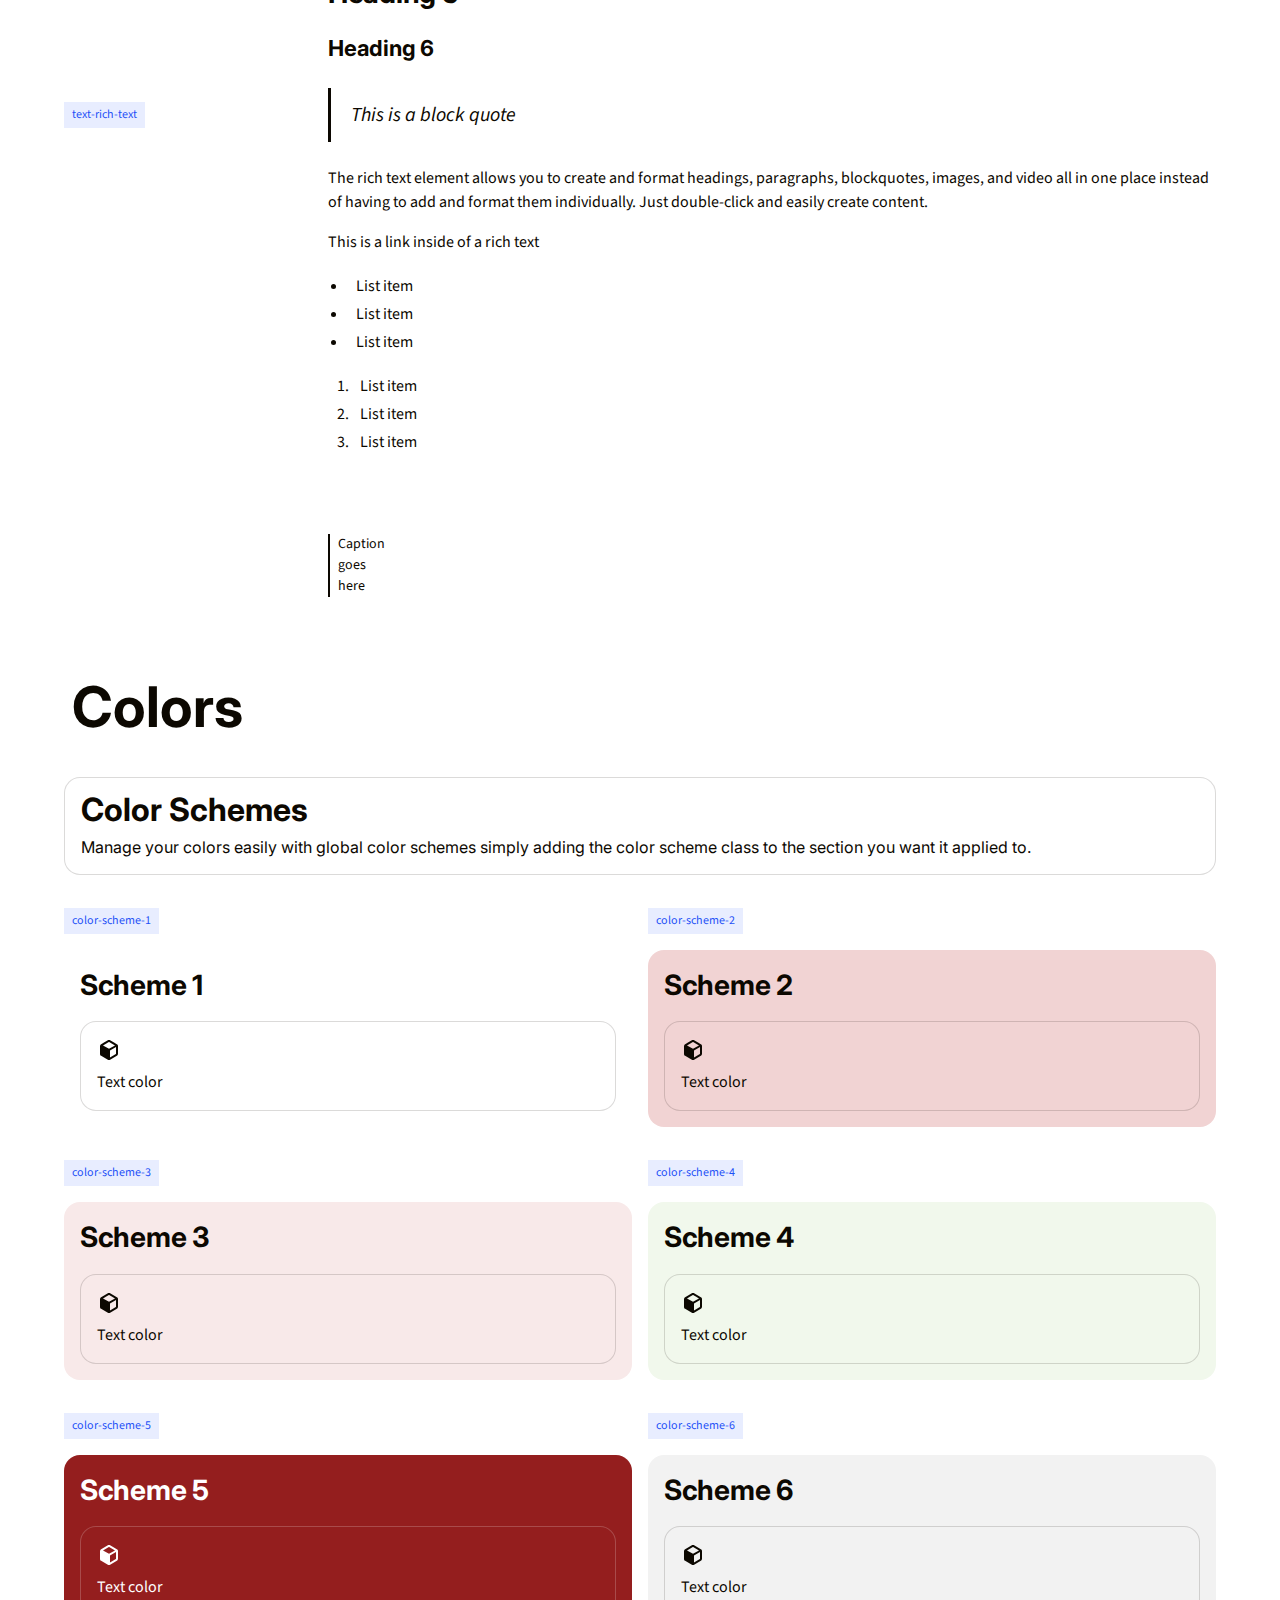
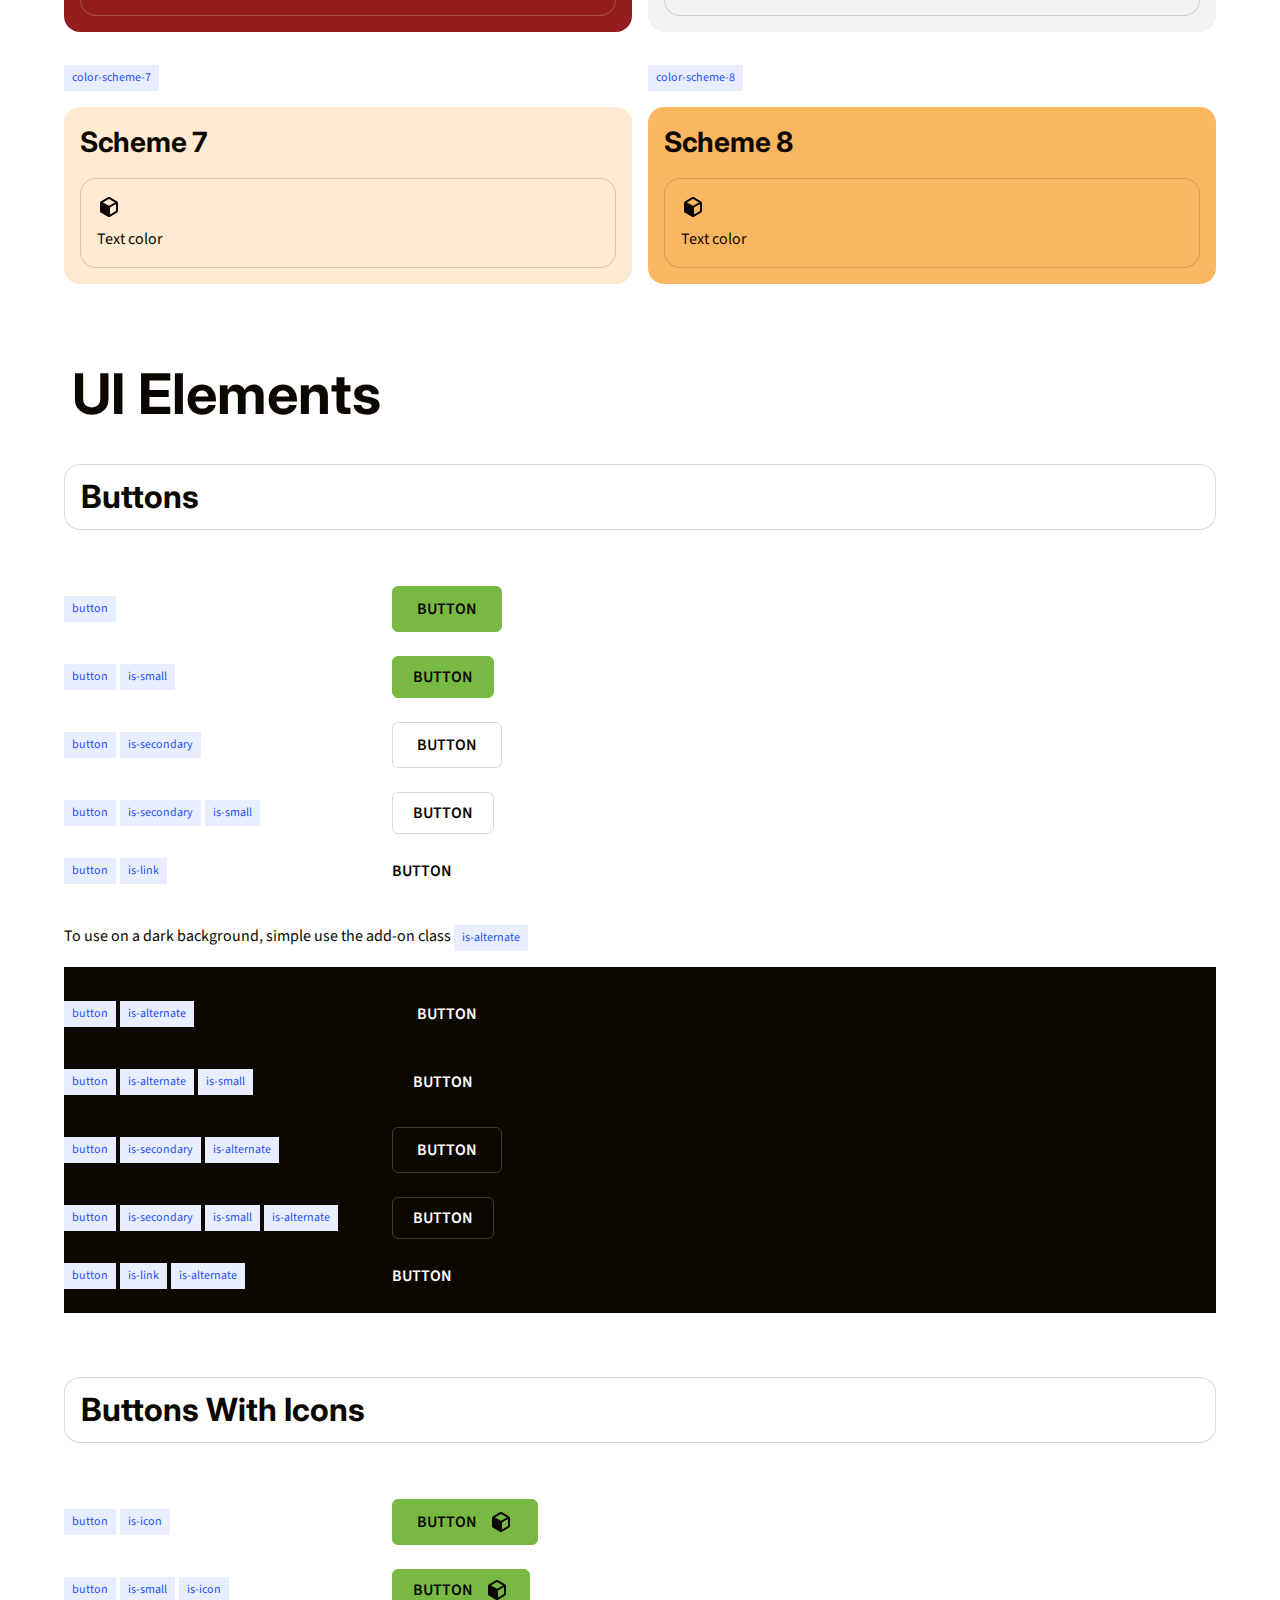
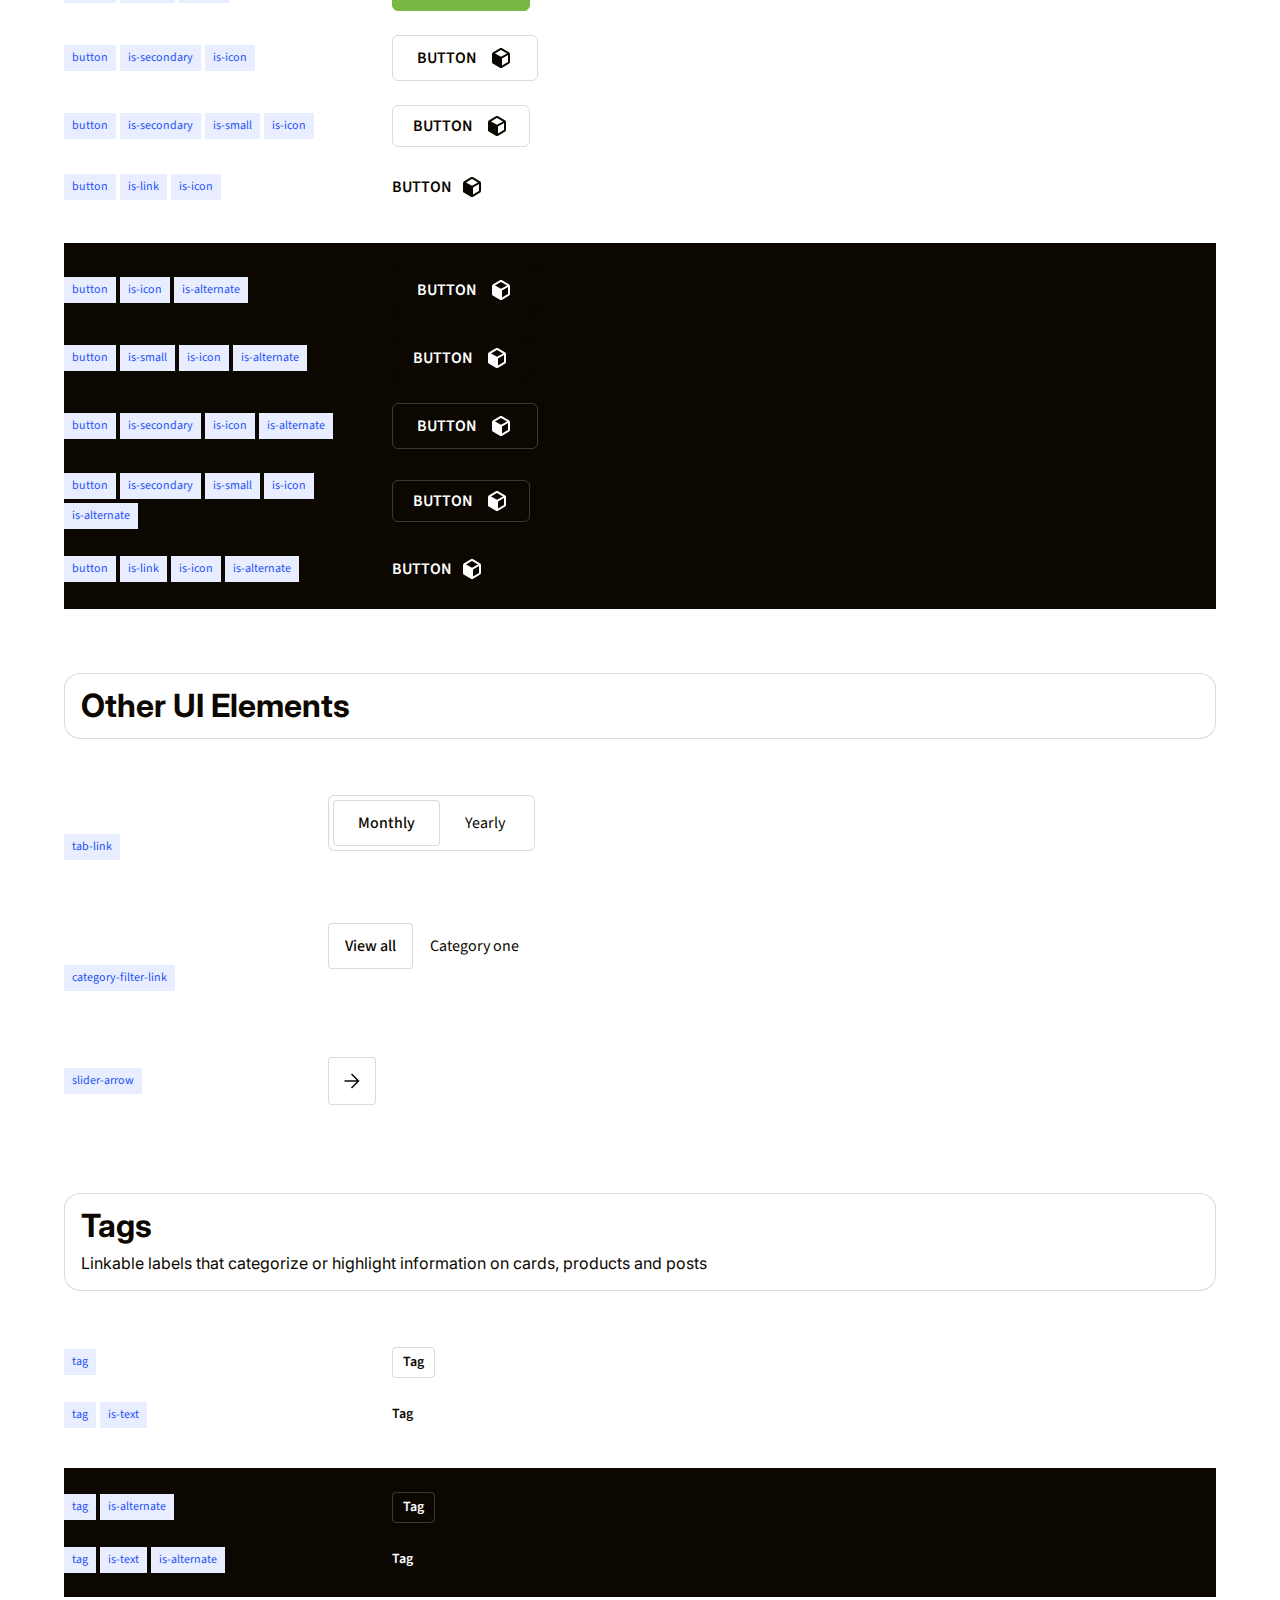
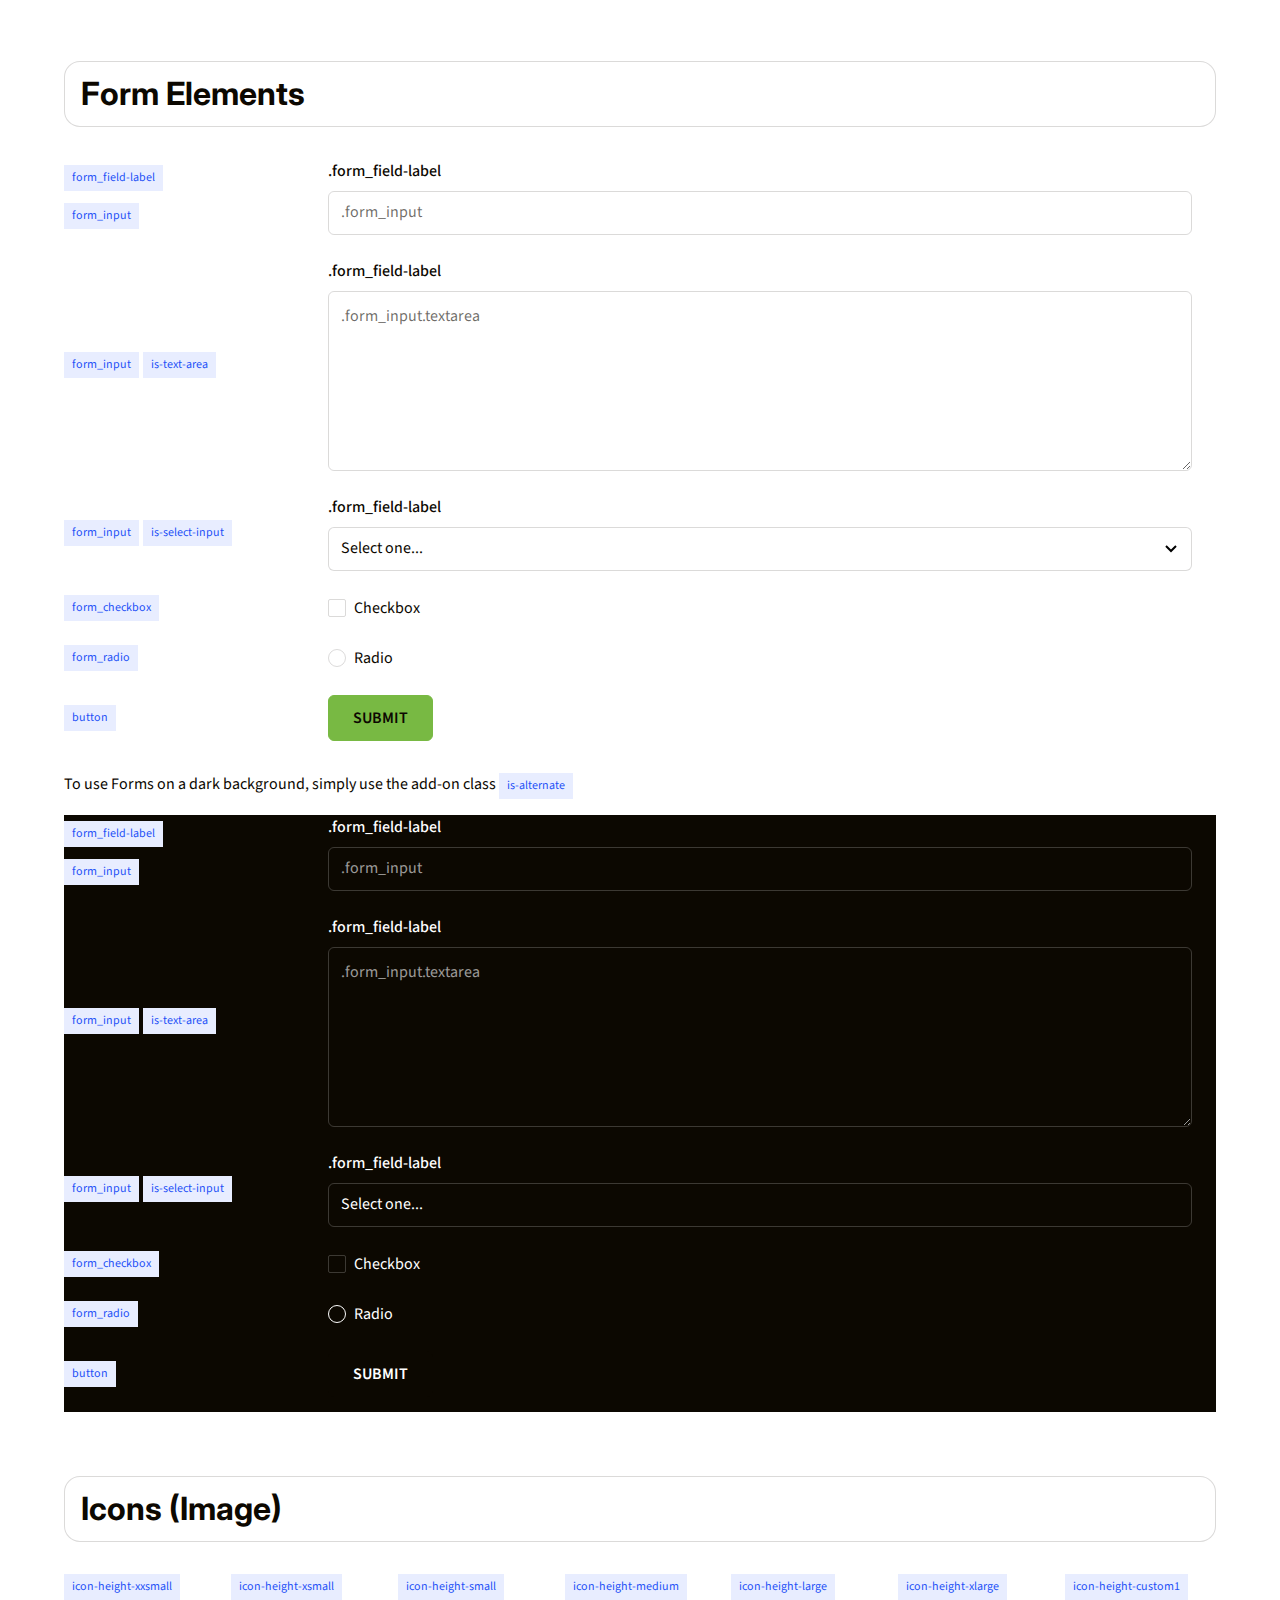
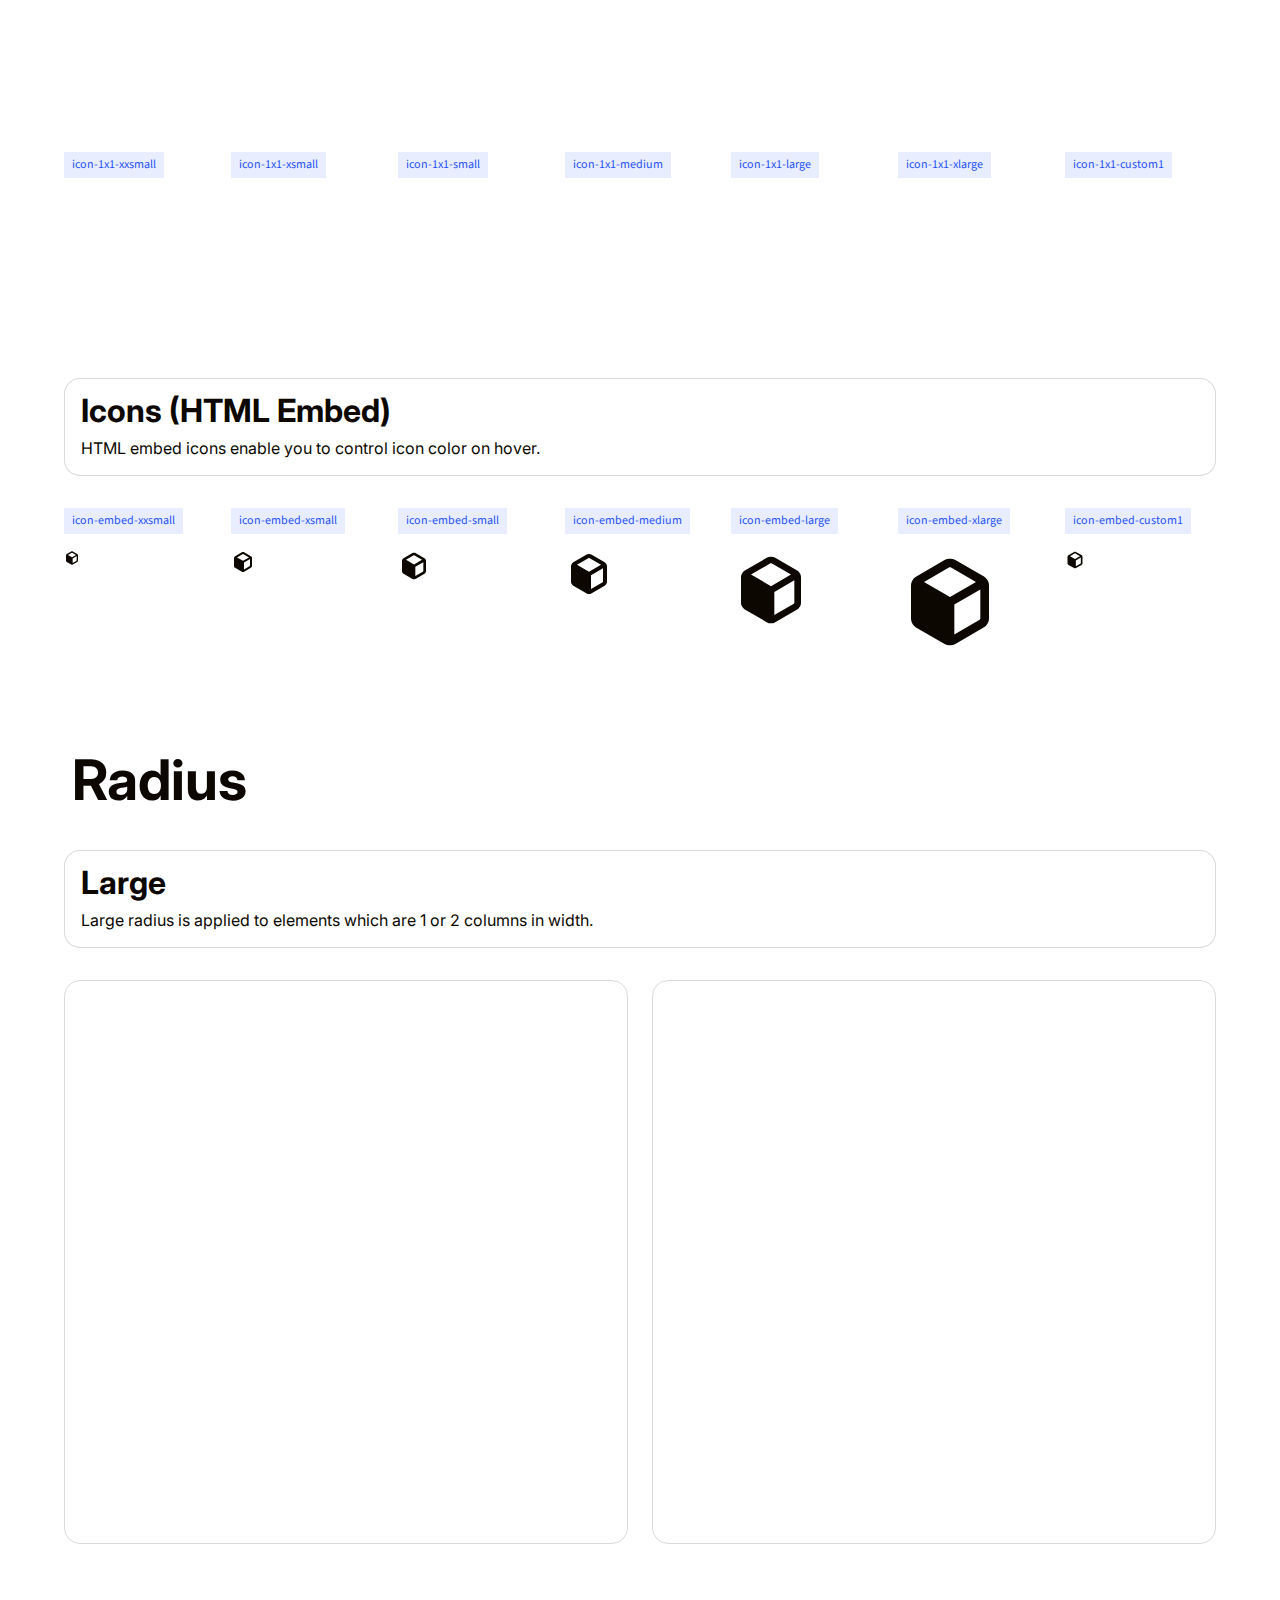
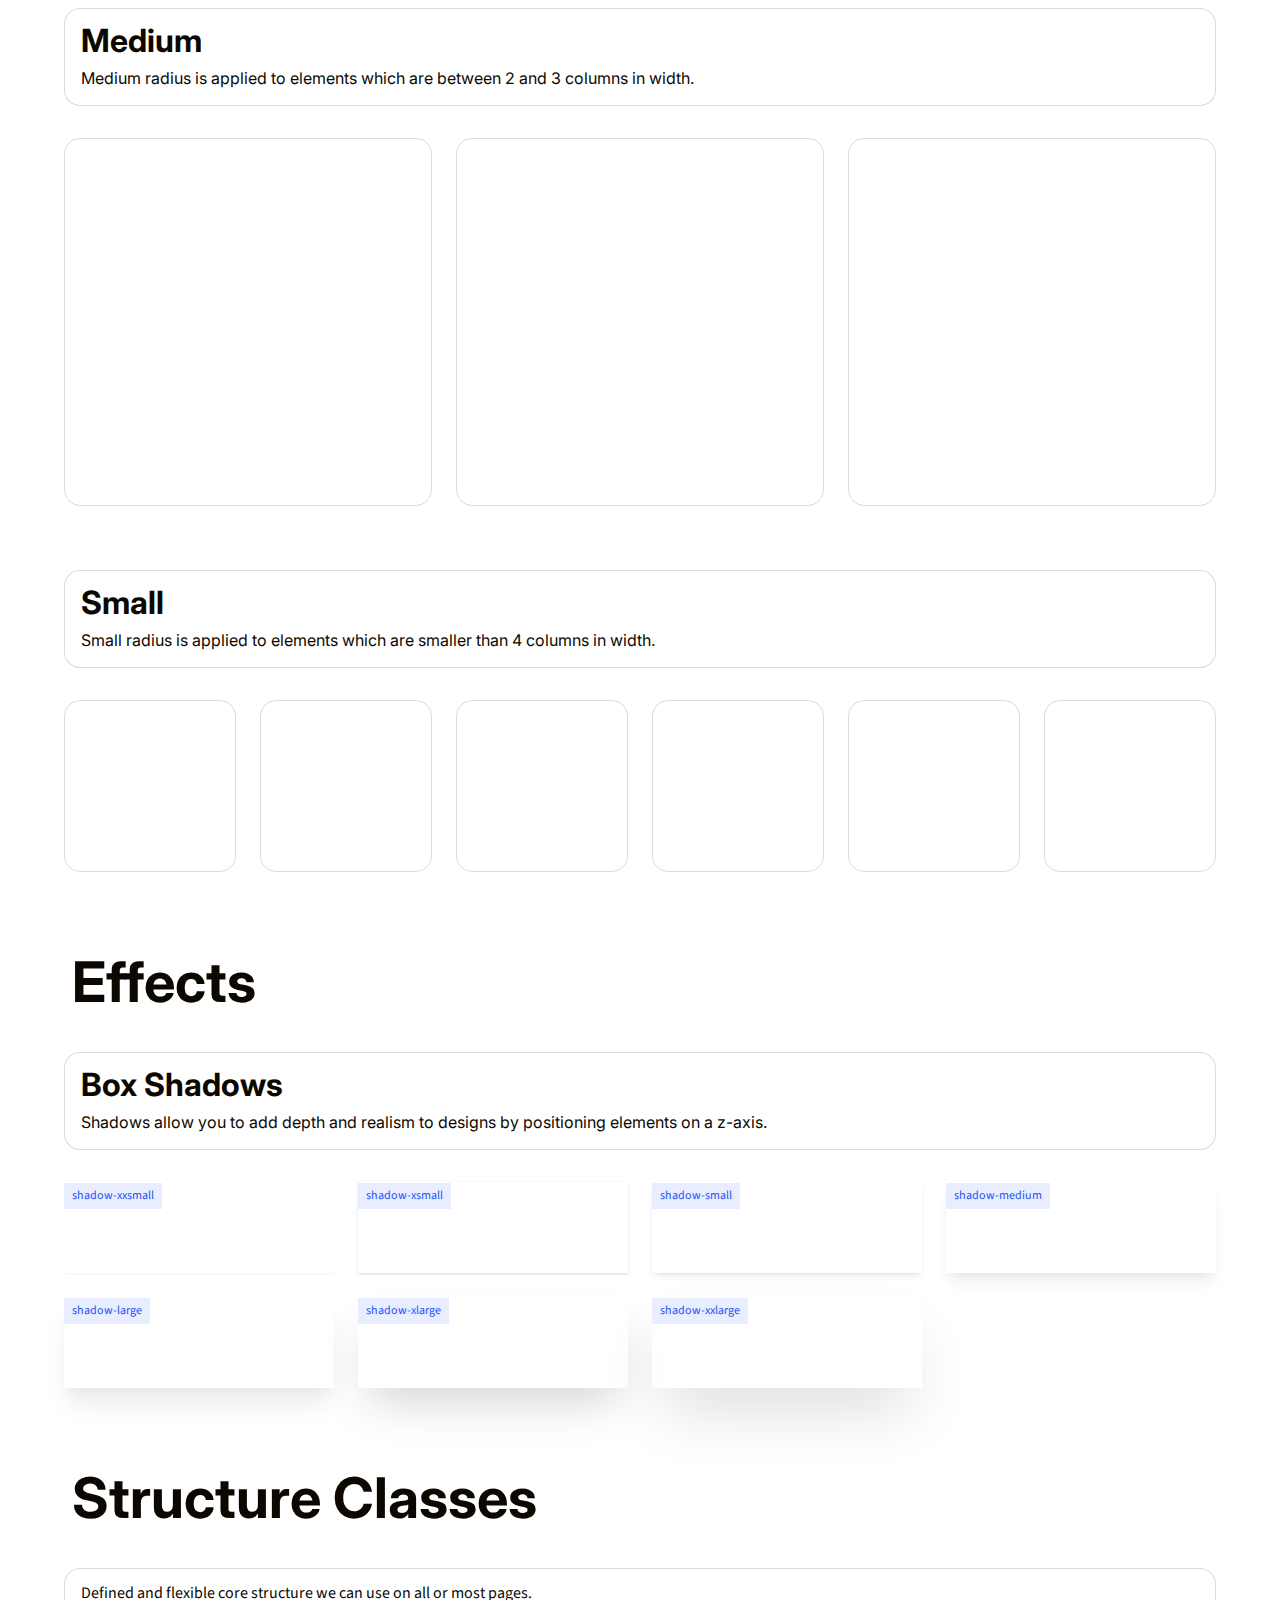
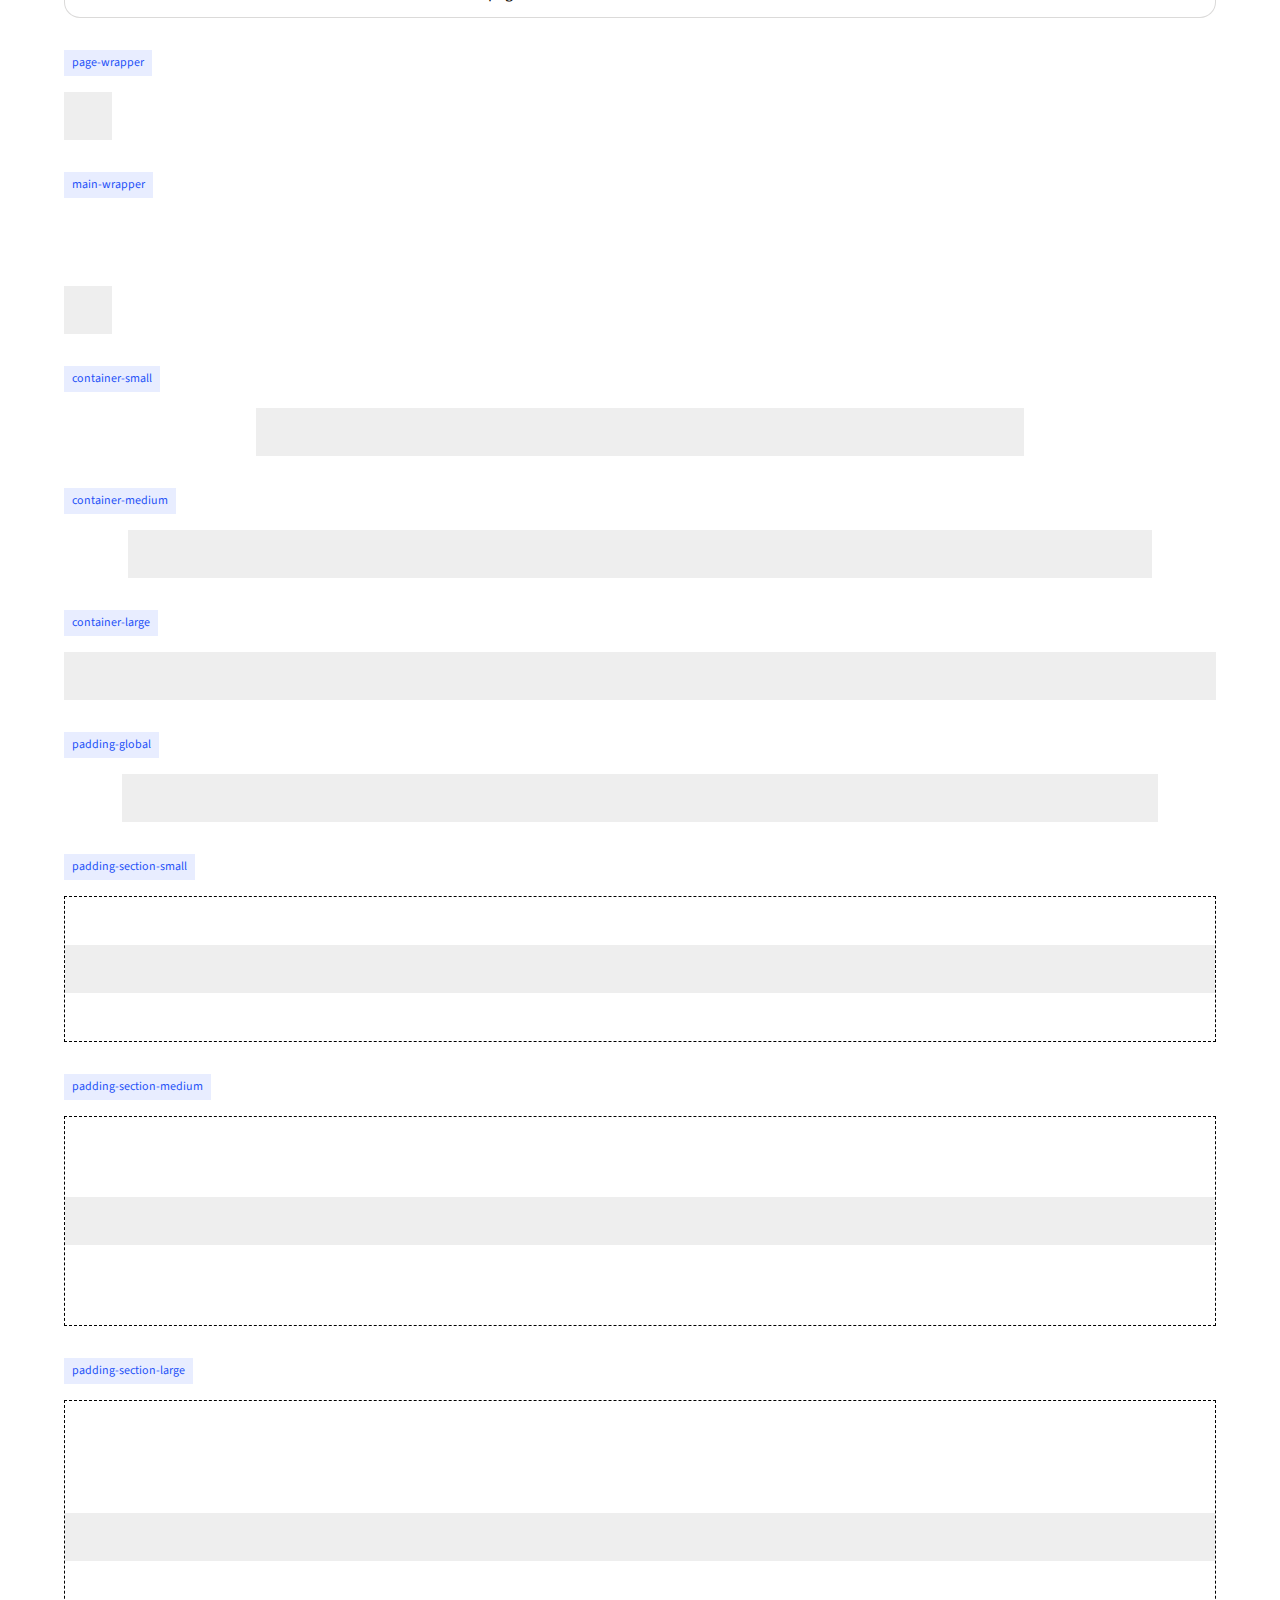
<file: style-guide-4a9c26c6-5277-4c34-b3f7-6a111eb962db.html>
<!DOCTYPE html><!--  This site was created in Webflow. https://webflow.com  --><!--  Last Published: Tue Jul 29 2025 21:09:41 GMT+0000 (Coordinated Universal Time)  -->
<html data-wf-page="6887a2c39d2a2f76b0a7e4c6" data-wf-site="6887a2bc9d2a2f76b0a7e1a2">
<head>
  <meta charset="utf-8">
  <title>Style Guide</title>
  <meta content="Relume Style Guide v3.0" name="description">
  <meta content="Style Guide" property="og:title">
  <meta content="Relume Style Guide v3.0" property="og:description">
  <meta content="Style Guide" property="twitter:title">
  <meta content="Relume Style Guide v3.0" property="twitter:description">
  <meta property="og:type" content="website">
  <meta content="summary_large_image" name="twitter:card">
  <meta content="width=device-width, initial-scale=1" name="viewport">
  <meta content="Webflow" name="generator">
  <link href="css/normalize.css" rel="stylesheet" type="text/css">
  <link href="css/webflow.css" rel="stylesheet" type="text/css">
  <link href="css/kimwanyi-dairy-cooperative.webflow.css" rel="stylesheet" type="text/css">
  <script type="text/javascript">!function(o,c){var n=c.documentElement,t=" w-mod-";n.className+=t+"js",("ontouchstart"in o||o.DocumentTouch&&c instanceof DocumentTouch)&&(n.className+=t+"touch")}(window,document);</script>
  <link href="images/favicon.png" rel="shortcut icon" type="image/x-icon">
  <link href="images/webclip.png" rel="apple-touch-icon"><!--  Keep this css code to improve the font quality -->
  <style>
  * {
  -webkit-font-smoothing: antialiased;
  -moz-osx-font-smoothing: grayscale;
  -o-font-smoothing: antialiased;
}
</style>
</head>
<body>
  <div class="page-wrapper">
    <div class="global-styles">
      <div class="style-overrides w-embed">
        <style>
/* Ensure all elements inherit the color from its parent */
a,
.w-input,
.w-select,
.w-tab-link,
.w-nav-link,
.w-nav-brand,
.w-dropdown-btn,
.w-dropdown-toggle,
.w-slider-arrow-left,
.w-slider-arrow-right,
.w-dropdown-link {
  color: inherit;
  text-decoration: inherit;
  font-size: inherit;
}
/* Focus state style for keyboard navigation for the focusable elements */
*[tabindex]:focus-visible,
  input[type="file"]:focus-visible {
   outline: 0.125rem solid #4d65ff;
   outline-offset: 0.125rem;
}
/* Get rid of top margin on first element in any rich text element */
.w-richtext > :not(div):first-child, .w-richtext > div:first-child > :first-child {
  margin-top: 0 !important;
}
/* Get rid of bottom margin on last element in any rich text element */
.w-richtext>:last-child, .w-richtext ol li:last-child, .w-richtext ul li:last-child {
	margin-bottom: 0 !important;
}
/* Prevent all click and hover interaction with an element */
.pointer-events-off {
	pointer-events: none;
}
/* Enables all click and hover interaction with an element */
.pointer-events-on {
  pointer-events: auto;
}
/* Create a class of .div-square which maintains a 1:1 dimension of a div */
.div-square::after {
	content: "";
	display: block;
	padding-bottom: 100%;
}
/* Make sure containers never lose their center alignment */
.container-medium,.container-small, .container-large {
	margin-right: auto !important;
  margin-left: auto !important;
}
/* Apply "..." after 3 lines of text */
.text-style-3lines {
	display: -webkit-box;
	overflow: hidden;
	-webkit-line-clamp: 3;
	-webkit-box-orient: vertical;
}
/* Apply "..." after 2 lines of text */
.text-style-2lines {
	display: -webkit-box;
	overflow: hidden;
	-webkit-line-clamp: 2;
	-webkit-box-orient: vertical;
}
/* Adds inline flex display */
.display-inlineflex {
  display: inline-flex;
}
/* These classes are never overwritten */
.hide {
  display: none !important;
}
/* Remove default Webflow chevron from form select */
select{
  -webkit-appearance:none;
}
@media screen and (max-width: 991px) {
    .hide, .hide-tablet {
        display: none !important;
    }
}
  @media screen and (max-width: 767px) {
    .hide-mobile-landscape{
      display: none !important;
    }
}
  @media screen and (max-width: 479px) {
    .hide-mobile{
      display: none !important;
    }
}
.margin-0 {
  margin: 0rem !important;
}
.padding-0 {
  padding: 0rem !important;
}
.spacing-clean {
padding: 0rem !important;
margin: 0rem !important;
}
.margin-top {
  margin-right: 0rem !important;
  margin-bottom: 0rem !important;
  margin-left: 0rem !important;
}
.padding-top {
  padding-right: 0rem !important;
  padding-bottom: 0rem !important;
  padding-left: 0rem !important;
}
.margin-right {
  margin-top: 0rem !important;
  margin-bottom: 0rem !important;
  margin-left: 0rem !important;
}
.padding-right {
  padding-top: 0rem !important;
  padding-bottom: 0rem !important;
  padding-left: 0rem !important;
}
.margin-bottom {
  margin-top: 0rem !important;
  margin-right: 0rem !important;
  margin-left: 0rem !important;
}
.padding-bottom {
  padding-top: 0rem !important;
  padding-right: 0rem !important;
  padding-left: 0rem !important;
}
.margin-left {
  margin-top: 0rem !important;
  margin-right: 0rem !important;
  margin-bottom: 0rem !important;
}
.padding-left {
  padding-top: 0rem !important;
  padding-right: 0rem !important;
  padding-bottom: 0rem !important;
}
.margin-horizontal {
  margin-top: 0rem !important;
  margin-bottom: 0rem !important;
}
.padding-horizontal {
  padding-top: 0rem !important;
  padding-bottom: 0rem !important;
}
.margin-vertical {
  margin-right: 0rem !important;
  margin-left: 0rem !important;
}
.padding-vertical {
  padding-right: 0rem !important;
  padding-left: 0rem !important;
}
/* Apply "..." at 100% width */
.truncate-width { 
		width: 100%; 
    white-space: nowrap; 
    overflow: hidden; 
    text-overflow: ellipsis; 
}
/* Removes native scrollbar */
.no-scrollbar {
    -ms-overflow-style: none;
    overflow: -moz-scrollbars-none; 
}
.no-scrollbar::-webkit-scrollbar {
    display: none;
}
</style>
      </div>
      <div class="fonts w-embed">
        <style>@import url('https://fonts.googleapis.com/css?family=Inter:700')</style>
        <style>@import url('https://fonts.googleapis.com/css?family=Source%20Sans%203:400,500')</style>
      </div>
      <div class="color-schemes w-embed">
        <style>
.color-scheme-1 {}
  .color-scheme-2 {
    --color-scheme-1--text: var(--color-scheme-2--text);
    --color-scheme-1--background: var(--color-scheme-2--background);
    --color-scheme-1--foreground: var(--color-scheme-2--foreground);
    --color-scheme-1--border: var(--color-scheme-2--border);
    --color-scheme-1--accent: var(--color-scheme-2--accent);
  }
  .color-scheme-3 {
    --color-scheme-1--text: var(--color-scheme-3--text);
    --color-scheme-1--background: var(--color-scheme-3--background);
    --color-scheme-1--foreground: var(--color-scheme-3--foreground);
    --color-scheme-1--border: var(--color-scheme-3--border);
    --color-scheme-1--accent: var(--color-scheme-3--accent);
  }
  .color-scheme-4 {
    --color-scheme-1--text: var(--color-scheme-4--text);
    --color-scheme-1--background: var(--color-scheme-4--background);
    --color-scheme-1--foreground: var(--color-scheme-4--foreground);
    --color-scheme-1--border: var(--color-scheme-4--border);
    --color-scheme-1--accent: var(--color-scheme-4--accent);
  }
  .color-scheme-5 {
    --color-scheme-1--text: var(--color-scheme-5--text);
    --color-scheme-1--background: var(--color-scheme-5--background);
    --color-scheme-1--foreground: var(--color-scheme-5--foreground);
    --color-scheme-1--border: var(--color-scheme-5--border);
    --color-scheme-1--accent: var(--color-scheme-5--accent);
  }
  .color-scheme-6 {
    --color-scheme-1--text: var(--color-scheme-6--text);
    --color-scheme-1--background: var(--color-scheme-6--background);
    --color-scheme-1--foreground: var(--color-scheme-6--foreground);
    --color-scheme-1--border: var(--color-scheme-6--border);
    --color-scheme-1--accent: var(--color-scheme-6--accent);
  }
  .color-scheme-7 {
    --color-scheme-1--text: var(--color-scheme-7--text);
    --color-scheme-1--background: var(--color-scheme-7--background);
    --color-scheme-1--foreground: var(--color-scheme-7--foreground);
    --color-scheme-1--border: var(--color-scheme-7--border);
    --color-scheme-1--accent: var(--color-scheme-7--accent);
  }
  .color-scheme-8 {
    --color-scheme-1--text: var(--color-scheme-8--text);
    --color-scheme-1--background: var(--color-scheme-8--background);
    --color-scheme-1--foreground: var(--color-scheme-8--foreground);
    --color-scheme-1--border: var(--color-scheme-8--border);
    --color-scheme-1--accent: var(--color-scheme-8--accent);
  }
.w-slider-dot {
  background-color: var(--color-scheme-1--text);
  opacity: 0.20;
}
.w-slider-dot.w-active {
  background-color: var(--color-scheme-1--text);
  opacity: 1;
}
/* Override .w-slider-nav-invert styles */
.w-slider-nav-invert .w-slider-dot {
  background-color: var(--color-scheme-1--text) !important;
  opacity: 0.20 !important;
}
.w-slider-nav-invert .w-slider-dot.w-active {
  background-color: var(--color-scheme-1--text) !important;
  opacity: 1 !important;
}
</style>
      </div>
    </div>
    <div class="main-wrapper">
      <div class="padding-global">
        <div class="container-large">
          <div class="rl-styleguide_nav">
            <a href="#typography" class="rl-styleguide_nav-link w-inline-block">
              <div>Typography</div>
            </a>
            <a href="#colors" class="rl-styleguide_nav-link w-inline-block">
              <div>Colors</div>
            </a>
            <a href="#UI-elements" class="rl-styleguide_nav-link w-inline-block">
              <div>UI Elements</div>
            </a>
            <a href="#radius" class="rl-styleguide_nav-link w-inline-block">
              <div>Radius</div>
            </a>
            <a href="#effects" class="rl-styleguide_nav-link w-inline-block">
              <div>Effects</div>
            </a>
            <a href="#structure-classes" class="rl-styleguide_nav-link w-inline-block">
              <div>Structure Classes</div>
            </a>
          </div>
          <div class="rl-styleguide_elements">
            <div class="rl-styleguide_header">
              <div id="w-node-_336be75c-ab2b-838b-5642-972b6cc86205-b0a7e4c6" class="rl-styleguide_heading-wrapper"><img src="images/Logo.svg" loading="lazy" id="w-node-_336be75c-ab2b-838b-5642-972b6cc86207-b0a7e4c6" alt="">
                <div class="margin-top margin-small">
                  <div>Relume Style Guide V3.0</div>
                </div>
              </div>
              <div class="button-group">
                <a href="https://www.finsweet.com/client-first/docs/intro" target="_blank" class="button is-secondary is-small is-icon w-inline-block">
                  <div>Relume Resources</div>
                  <div class="icon-embed-xsmall w-embed"><svg width="20" height="20" viewbox="0 0 20 20" fill="none" xmlns="http://www.w3.org/2000/svg">
                      <path fill-rule="evenodd" clip-rule="evenodd" d="M17.5 15.8333V11.25C17.5 11.0199 17.3135 10.8333 17.0833 10.8333H16.25C16.0199 10.8333 15.8333 11.0199 15.8333 11.25V15.8333H4.16667V4.16667H8.75C8.98012 4.16667 9.16667 3.98012 9.16667 3.75V2.91667C9.16667 2.68655 8.98012 2.5 8.75 2.5H4.16667C3.24619 2.5 2.5 3.24619 2.5 4.16667V15.8333C2.5 16.7538 3.24619 17.5 4.16667 17.5H15.8333C16.7538 17.5 17.5 16.7538 17.5 15.8333ZM17.0917 2.69167L17.3167 2.91667V2.90833C17.4299 3.02132 17.4955 3.17342 17.5 3.33333V8.75C17.5 8.98012 17.3135 9.16667 17.0833 9.16667H16.25C16.0199 9.16667 15.8333 8.98012 15.8333 8.75V5.35L8.8 12.375C8.72176 12.4539 8.61527 12.4982 8.50417 12.4982C8.39307 12.4982 8.28657 12.4539 8.20833 12.375L7.625 11.7917C7.54612 11.7134 7.50175 11.6069 7.50175 11.4958C7.50175 11.3847 7.54612 11.2782 7.625 11.2L14.6583 4.16667H11.25C11.0199 4.16667 10.8333 3.98012 10.8333 3.75V2.91667C10.8333 2.68655 11.0199 2.5 11.25 2.5H16.6667C16.8278 2.50668 16.98 2.57535 17.0917 2.69167Z" fill="currentColor"></path>
                    </svg></div>
                </a>
                <a href="https://www.finsweet.com/client-first/docs/intro" target="_blank" class="button is-secondary is-small is-icon w-inline-block">
                  <div>Client-First v2.1</div>
                  <div class="icon-embed-xsmall w-embed"><svg width="20" height="20" viewbox="0 0 20 20" fill="none" xmlns="http://www.w3.org/2000/svg">
                      <path fill-rule="evenodd" clip-rule="evenodd" d="M17.5 15.8333V11.25C17.5 11.0199 17.3135 10.8333 17.0833 10.8333H16.25C16.0199 10.8333 15.8333 11.0199 15.8333 11.25V15.8333H4.16667V4.16667H8.75C8.98012 4.16667 9.16667 3.98012 9.16667 3.75V2.91667C9.16667 2.68655 8.98012 2.5 8.75 2.5H4.16667C3.24619 2.5 2.5 3.24619 2.5 4.16667V15.8333C2.5 16.7538 3.24619 17.5 4.16667 17.5H15.8333C16.7538 17.5 17.5 16.7538 17.5 15.8333ZM17.0917 2.69167L17.3167 2.91667V2.90833C17.4299 3.02132 17.4955 3.17342 17.5 3.33333V8.75C17.5 8.98012 17.3135 9.16667 17.0833 9.16667H16.25C16.0199 9.16667 15.8333 8.98012 15.8333 8.75V5.35L8.8 12.375C8.72176 12.4539 8.61527 12.4982 8.50417 12.4982C8.39307 12.4982 8.28657 12.4539 8.20833 12.375L7.625 11.7917C7.54612 11.7134 7.50175 11.6069 7.50175 11.4958C7.50175 11.3847 7.54612 11.2782 7.625 11.2L14.6583 4.16667H11.25C11.0199 4.16667 10.8333 3.98012 10.8333 3.75V2.91667C10.8333 2.68655 11.0199 2.5 11.25 2.5H16.6667C16.8278 2.50668 16.98 2.57535 17.0917 2.69167Z" fill="currentColor"></path>
                    </svg></div>
                </a>
              </div>
            </div>
            <div id="typography" class="rl-styleguide_typography">
              <div class="rl-styleguide_heading">Typography</div>
              <div class="w-layout-grid rl-styleguide_list">
                <div class="rl-styleguide_subheading">HTML Headings Tags<br><span class="rl-styleguide_subheading-small">HTML tags define default Heading styles.</span><br></div>
                <div id="w-node-_336be75c-ab2b-838b-5642-972b6cc8621b-b0a7e4c6" class="w-layout-grid rl-styleguide_item-row">
                  <div id="w-node-_336be75c-ab2b-838b-5642-972b6cc8621c-b0a7e4c6" class="rl-styleguide_label is-html-tag">All H1 Headings</div>
                  <h1>Heading 1</h1>
                </div>
                <div id="w-node-_336be75c-ab2b-838b-5642-972b6cc86220-b0a7e4c6" class="w-layout-grid rl-styleguide_item-row">
                  <div id="w-node-_336be75c-ab2b-838b-5642-972b6cc86221-b0a7e4c6" class="rl-styleguide_label is-html-tag">All H2 Headings</div>
                  <h2>Heading 2</h2>
                </div>
                <div id="w-node-_336be75c-ab2b-838b-5642-972b6cc86225-b0a7e4c6" class="w-layout-grid rl-styleguide_item-row">
                  <div id="w-node-_336be75c-ab2b-838b-5642-972b6cc86226-b0a7e4c6" class="rl-styleguide_label is-html-tag">All H3 Headings</div>
                  <h3>Heading 3</h3>
                </div>
                <div id="w-node-_336be75c-ab2b-838b-5642-972b6cc8622a-b0a7e4c6" class="w-layout-grid rl-styleguide_item-row">
                  <div id="w-node-_336be75c-ab2b-838b-5642-972b6cc8622b-b0a7e4c6" class="rl-styleguide_label is-html-tag">All H4 Headings</div>
                  <h4>Heading 4</h4>
                </div>
                <div id="w-node-_336be75c-ab2b-838b-5642-972b6cc8622f-b0a7e4c6" class="w-layout-grid rl-styleguide_item-row">
                  <div id="w-node-_336be75c-ab2b-838b-5642-972b6cc86230-b0a7e4c6" class="rl-styleguide_label is-html-tag">All H5 Headings</div>
                  <h5>Heading 5</h5>
                </div>
                <div id="w-node-_336be75c-ab2b-838b-5642-972b6cc86234-b0a7e4c6" class="w-layout-grid rl-styleguide_item-row">
                  <div id="w-node-_336be75c-ab2b-838b-5642-972b6cc86235-b0a7e4c6" class="rl-styleguide_label is-html-tag">All H6 Headings</div>
                  <h6>Heading 6</h6>
                </div>
              </div>
              <div class="w-layout-grid rl-styleguide_list">
                <div class="rl-styleguide_subheading">Heading Classes<br><span class="rl-styleguide_subheading-small">Heading classes when typography style doesn&#x27;t match the default HTML tag.</span></div>
                <div id="w-node-_336be75c-ab2b-838b-5642-972b6cc8623f-b0a7e4c6" class="w-layout-grid rl-styleguide_item-row">
                  <div id="w-node-_336be75c-ab2b-838b-5642-972b6cc86240-b0a7e4c6" class="rl-styleguide_label">heading-style-h1</div>
                  <h2 class="heading-style-h1">Heading-style-h1</h2>
                </div>
                <div id="w-node-_336be75c-ab2b-838b-5642-972b6cc86244-b0a7e4c6" class="w-layout-grid rl-styleguide_item-row">
                  <div id="w-node-_336be75c-ab2b-838b-5642-972b6cc86245-b0a7e4c6" class="rl-styleguide_label">heading-style-h2</div>
                  <h2 class="heading-style-h2">Heading-style-h2</h2>
                </div>
                <div id="w-node-_336be75c-ab2b-838b-5642-972b6cc86249-b0a7e4c6" class="w-layout-grid rl-styleguide_item-row">
                  <div id="w-node-_336be75c-ab2b-838b-5642-972b6cc8624a-b0a7e4c6" class="rl-styleguide_label">heading-style-h3</div>
                  <h2 class="heading-style-h3">Heading-style-h3</h2>
                </div>
                <div id="w-node-_336be75c-ab2b-838b-5642-972b6cc8624e-b0a7e4c6" class="w-layout-grid rl-styleguide_item-row">
                  <div id="w-node-_336be75c-ab2b-838b-5642-972b6cc8624f-b0a7e4c6" class="rl-styleguide_label">heading-style-h4</div>
                  <h2 class="heading-style-h4">Heading-style-h4</h2>
                </div>
                <div id="w-node-_336be75c-ab2b-838b-5642-972b6cc86253-b0a7e4c6" class="w-layout-grid rl-styleguide_item-row">
                  <div id="w-node-_336be75c-ab2b-838b-5642-972b6cc86254-b0a7e4c6" class="rl-styleguide_label">heading-style-h5</div>
                  <h2 class="heading-style-h5">Heading-style-h5</h2>
                </div>
                <div id="w-node-_336be75c-ab2b-838b-5642-972b6cc86258-b0a7e4c6" class="w-layout-grid rl-styleguide_item-row">
                  <div id="w-node-_336be75c-ab2b-838b-5642-972b6cc86259-b0a7e4c6" class="rl-styleguide_label">heading-style-h6</div>
                  <h2 class="heading-style-h6">Heading-style-h6</h2>
                </div>
              </div>
              <div class="w-layout-grid rl-styleguide_list">
                <div class="rl-styleguide_subheading">Other HTML Tags<br><span class="rl-styleguide_subheading-small">HTML tags define default text styles.</span></div>
                <div id="w-node-_336be75c-ab2b-838b-5642-972b6cc86263-b0a7e4c6" class="w-layout-grid rl-styleguide_item-row">
                  <div id="w-node-_336be75c-ab2b-838b-5642-972b6cc86264-b0a7e4c6" class="rl-styleguide_label is-html-tag">All Paragraphs</div>
                  <p>Lorem ipsum dolor sit amet, consectetur adipiscing elit. Suspendisse varius enim in eros elementum tristique. Duis cursus, mi quis viverra ornare, eros dolor interdum nulla, ut commodo diam libero vitae erat. Aenean faucibus nibh et justo cursus id rutrum lorem imperdiet. Nunc ut sem vitae risus tristique posuere.</p>
                </div>
                <div id="w-node-_336be75c-ab2b-838b-5642-972b6cc86268-b0a7e4c6" class="w-layout-grid rl-styleguide_item-row">
                  <div id="w-node-_336be75c-ab2b-838b-5642-972b6cc86269-b0a7e4c6" class="rl-styleguide_label is-html-tag">All Links</div>
                  <a href="#">All Links</a>
                </div>
                <div id="w-node-_336be75c-ab2b-838b-5642-972b6cc8626d-b0a7e4c6" class="w-layout-grid rl-styleguide_item-row">
                  <div id="w-node-_336be75c-ab2b-838b-5642-972b6cc8626e-b0a7e4c6" class="rl-styleguide_label is-html-tag">All Block Quotes</div>
                  <blockquote>Block Quote</blockquote>
                </div>
                <div id="w-node-_336be75c-ab2b-838b-5642-972b6cc86272-b0a7e4c6" class="w-layout-grid rl-styleguide_item-row">
                  <div id="w-node-_336be75c-ab2b-838b-5642-972b6cc86273-b0a7e4c6" class="rl-styleguide_label is-html-tag">All Unordered Lists</div>
                  <ul role="list" class="w-list-unstyled">
                    <li>
                      <p>No bullet list</p>
                    </li>
                    <li>
                      <p>No bullet list</p>
                    </li>
                  </ul>
                </div>
                <div id="w-node-_336be75c-ab2b-838b-5642-972b6cc8627c-b0a7e4c6" class="w-layout-grid rl-styleguide_item-row">
                  <div id="w-node-_336be75c-ab2b-838b-5642-972b6cc8627d-b0a7e4c6" class="rl-styleguide_label is-html-tag">All Unordered Lists</div>
                  <ul role="list">
                    <li>
                      <p>No bullet list</p>
                    </li>
                    <li>
                      <p>No bullet list</p>
                    </li>
                  </ul>
                </div>
                <div id="w-node-_336be75c-ab2b-838b-5642-972b6cc86286-b0a7e4c6" class="w-layout-grid rl-styleguide_item-row">
                  <div id="w-node-_336be75c-ab2b-838b-5642-972b6cc86287-b0a7e4c6" class="rl-styleguide_label is-html-tag">All Ordered Lists</div>
                  <ol role="list">
                    <li>
                      <p>No bullet list</p>
                    </li>
                    <li>
                      <p>No bullet list</p>
                    </li>
                    <li>
                      <p>No bullet list</p>
                    </li>
                  </ol>
                </div>
              </div>
              <div class="w-layout-grid rl-styleguide_list">
                <div class="rl-styleguide_subheading">Text Sizes<br><span class="rl-styleguide_subheading-small">Text sizes classes when typography size doesn&#x27;t match the default HTML tag.</span></div>
                <div id="w-node-_336be75c-ab2b-838b-5642-972b6cc86299-b0a7e4c6" class="w-layout-grid rl-styleguide_item-row">
                  <div id="w-node-_336be75c-ab2b-838b-5642-972b6cc8629a-b0a7e4c6" class="rl-styleguide_label">text-size-large</div>
                  <p class="text-size-large">Lorem ipsum dolor sit amet, consectetur adipiscing elit. Suspendisse varius enim in eros elementum tristique. Duis cursus, mi quis viverra ornare, eros dolor interdum nulla, ut commodo diam libero vitae erat. Aenean faucibus nibh et justo cursus id rutrum lorem imperdiet. Nunc ut sem vitae risus tristique posuere.</p>
                </div>
                <div id="w-node-_336be75c-ab2b-838b-5642-972b6cc8629e-b0a7e4c6" class="w-layout-grid rl-styleguide_item-row">
                  <div id="w-node-_336be75c-ab2b-838b-5642-972b6cc8629f-b0a7e4c6" class="rl-styleguide_label">text-size-medium</div>
                  <p class="text-size-medium">Lorem ipsum dolor sit amet, consectetur adipiscing elit. Suspendisse varius enim in eros elementum tristique. Duis cursus, mi quis viverra ornare, eros dolor interdum nulla, ut commodo diam libero vitae erat. Aenean faucibus nibh et justo cursus id rutrum lorem imperdiet. Nunc ut sem vitae risus tristique posuere.</p>
                </div>
                <div id="w-node-_336be75c-ab2b-838b-5642-972b6cc862a3-b0a7e4c6" class="w-layout-grid rl-styleguide_item-row">
                  <div id="w-node-_336be75c-ab2b-838b-5642-972b6cc862a4-b0a7e4c6" class="rl-styleguide_label">text-size-regular</div>
                  <p class="text-size-regular">Lorem ipsum dolor sit amet, consectetur adipiscing elit. Suspendisse varius enim in eros elementum tristique. Duis cursus, mi quis viverra ornare, eros dolor interdum nulla, ut commodo diam libero vitae erat. Aenean faucibus nibh et justo cursus id rutrum lorem imperdiet. Nunc ut sem vitae risus tristique posuere.</p>
                </div>
                <div id="w-node-_336be75c-ab2b-838b-5642-972b6cc862a8-b0a7e4c6" class="w-layout-grid rl-styleguide_item-row">
                  <div id="w-node-_336be75c-ab2b-838b-5642-972b6cc862a9-b0a7e4c6" class="rl-styleguide_label">text-size-small</div>
                  <p class="text-size-small">Lorem ipsum dolor sit amet, consectetur adipiscing elit. Suspendisse varius enim in eros elementum tristique. Duis cursus, mi quis viverra ornare, eros dolor interdum nulla, ut commodo diam libero vitae erat. Aenean faucibus nibh et justo cursus id rutrum lorem imperdiet. Nunc ut sem vitae risus tristique posuere.</p>
                </div>
                <div id="w-node-_336be75c-ab2b-838b-5642-972b6cc862ad-b0a7e4c6" class="w-layout-grid rl-styleguide_item-row">
                  <div id="w-node-_336be75c-ab2b-838b-5642-972b6cc862ae-b0a7e4c6" class="rl-styleguide_label">text-size-tiny</div>
                  <p class="text-size-tiny">Lorem ipsum dolor sit amet, consectetur adipiscing elit. Suspendisse varius enim in eros elementum tristique. Duis cursus, mi quis viverra ornare, eros dolor interdum nulla, ut commodo diam libero vitae erat. Aenean faucibus nibh et justo cursus id rutrum lorem imperdiet. Nunc ut sem vitae risus tristique posuere.</p>
                </div>
              </div>
              <div class="w-layout-grid rl-styleguide_list">
                <div class="rl-styleguide_subheading">Text Weights<br><span class="rl-styleguide_subheading-small">Text weight classes when typography weight doesn&#x27;t match the default HTML tag.</span></div>
                <div id="w-node-_336be75c-ab2b-838b-5642-972b6cc862b8-b0a7e4c6" class="w-layout-grid rl-styleguide_item-row">
                  <div id="w-node-_336be75c-ab2b-838b-5642-972b6cc862b9-b0a7e4c6" class="rl-styleguide_label">text-weight-xbold</div>
                  <div class="text-weight-xbold">text-weight-xbold (800)</div>
                </div>
                <div id="w-node-_336be75c-ab2b-838b-5642-972b6cc862bd-b0a7e4c6" class="w-layout-grid rl-styleguide_item-row">
                  <div id="w-node-_336be75c-ab2b-838b-5642-972b6cc862be-b0a7e4c6" class="rl-styleguide_label">text-weight-bold</div>
                  <div class="text-weight-bold">text-weight-bold (700)</div>
                </div>
                <div id="w-node-_336be75c-ab2b-838b-5642-972b6cc862c2-b0a7e4c6" class="w-layout-grid rl-styleguide_item-row">
                  <div id="w-node-_336be75c-ab2b-838b-5642-972b6cc862c3-b0a7e4c6" class="rl-styleguide_label">text-weight-semibold</div>
                  <div class="text-weight-semibold">text-weight-semibold (600)</div>
                </div>
                <div id="w-node-_336be75c-ab2b-838b-5642-972b6cc862c7-b0a7e4c6" class="w-layout-grid rl-styleguide_item-row">
                  <div id="w-node-_336be75c-ab2b-838b-5642-972b6cc862c8-b0a7e4c6" class="rl-styleguide_label">text-weight-medium</div>
                  <div class="text-weight-medium">text-weight-medium (500)</div>
                </div>
                <div id="w-node-_336be75c-ab2b-838b-5642-972b6cc862cc-b0a7e4c6" class="w-layout-grid rl-styleguide_item-row">
                  <div id="w-node-_336be75c-ab2b-838b-5642-972b6cc862cd-b0a7e4c6" class="rl-styleguide_label">text-weight-normal</div>
                  <div class="text-weight-normal">text-weight-normal (400)</div>
                </div>
                <div id="w-node-_336be75c-ab2b-838b-5642-972b6cc862d1-b0a7e4c6" class="w-layout-grid rl-styleguide_item-row">
                  <div id="w-node-_336be75c-ab2b-838b-5642-972b6cc862d2-b0a7e4c6" class="rl-styleguide_label">text-weight-light</div>
                  <div class="text-weight-light">text-weight-light (300)</div>
                </div>
              </div>
              <div class="w-layout-grid rl-styleguide_list">
                <div class="rl-styleguide_subheading">Text Styles<br><span class="rl-styleguide_subheading-small">Text style classes when typography style doesn&#x27;t match the default HTML tag.</span><br></div>
                <div id="w-node-_336be75c-ab2b-838b-5642-972b6cc862dd-b0a7e4c6" class="w-layout-grid rl-styleguide_item-row">
                  <div id="w-node-_336be75c-ab2b-838b-5642-972b6cc862de-b0a7e4c6" class="rl-styleguide_label">text-style-italic</div>
                  <div class="text-style-italic">text-style-italic</div>
                </div>
                <div id="w-node-_336be75c-ab2b-838b-5642-972b6cc862e2-b0a7e4c6" class="w-layout-grid rl-styleguide_item-row">
                  <div id="w-node-_336be75c-ab2b-838b-5642-972b6cc862e3-b0a7e4c6" class="rl-styleguide_label">text-style-strikethrough</div>
                  <div class="text-style-strikethrough">text-style-strikethrough</div>
                </div>
                <div id="w-node-_336be75c-ab2b-838b-5642-972b6cc862e7-b0a7e4c6" class="w-layout-grid rl-styleguide_item-row">
                  <div id="w-node-_336be75c-ab2b-838b-5642-972b6cc862e8-b0a7e4c6" class="rl-styleguide_label">text-style-allcaps</div>
                  <div class="text-style-allcaps">text-style-allcaps</div>
                </div>
                <div id="w-node-_336be75c-ab2b-838b-5642-972b6cc862ec-b0a7e4c6" class="w-layout-grid rl-styleguide_item-row">
                  <div id="w-node-_336be75c-ab2b-838b-5642-972b6cc862ed-b0a7e4c6" class="rl-styleguide_label">text-style-nowrap</div>
                  <div class="text-style-nowrap">text-style-nowrap</div>
                </div>
                <div id="w-node-_336be75c-ab2b-838b-5642-972b6cc862f1-b0a7e4c6" class="w-layout-grid rl-styleguide_item-row">
                  <div id="w-node-_336be75c-ab2b-838b-5642-972b6cc862f2-b0a7e4c6" class="rl-styleguide_label">text-style-quote</div>
                  <div class="text-style-quote">text-style-quote</div>
                </div>
                <div id="w-node-_336be75c-ab2b-838b-5642-972b6cc862f6-b0a7e4c6" class="w-layout-grid rl-styleguide_item-row">
                  <div id="w-node-_336be75c-ab2b-838b-5642-972b6cc862f7-b0a7e4c6" class="rl-styleguide_label">text-style-link</div>
                  <div class="text-style-link">text-style-link</div>
                </div>
                <div id="w-node-_336be75c-ab2b-838b-5642-972b6cc862fb-b0a7e4c6" class="w-layout-grid rl-styleguide_item-row">
                  <div id="w-node-_336be75c-ab2b-838b-5642-972b6cc862fc-b0a7e4c6" class="rl-styleguide_label">text-style-2lines</div>
                  <div class="text-style-2lines">Lorem ipsum dolor sit amet, consectetur adipiscing elit. Suspendisse varius enim in eros elementum tristique. Duis cursus, mi quis viverra ornare, eros dolor interdum nulla, ut commodo diam libero vitae erat. Aenean faucibus nibh et justo cursus id rutrum lorem imperdiet. Nunc ut sem vitae risus tristique posuere.</div>
                </div>
                <div id="w-node-_336be75c-ab2b-838b-5642-972b6cc86300-b0a7e4c6" class="w-layout-grid rl-styleguide_item-row">
                  <div id="w-node-_336be75c-ab2b-838b-5642-972b6cc86301-b0a7e4c6" class="rl-styleguide_label">text-style-3lines</div>
                  <div class="text-style-3lines">Lorem ipsum dolor sit amet, consectetur adipiscing elit. Suspendisse varius enim in eros elementum tristique. Duis cursus, mi quis viverra ornare, eros dolor interdum nulla, ut commodo diam libero vitae erat. Aenean faucibus nibh et justo cursus id rutrum lorem imperdiet. Nunc ut sem vitae risus tristique posuere. Lorem ipsum dolor sit amet, consectetur adipiscing elit. Suspendisse varius enim in eros elementum tristique. Duis cursus, mi quis viverra ornare, eros dolor interdum nulla, ut commodo diam libero vitae erat. Aenean faucibus nibh et justo cursus id rutrum lorem imperdiet. Nunc ut sem vitae risus tristique posuere.</div>
                </div>
                <div id="w-node-_336be75c-ab2b-838b-5642-972b6cc86305-b0a7e4c6" class="w-layout-grid rl-styleguide_item-row">
                  <div id="w-node-_336be75c-ab2b-838b-5642-972b6cc86306-b0a7e4c6" class="rl-styleguide_label">text-style-muted</div>
                  <div class="text-style-muted">text-style-muted</div>
                </div>
                <div id="w-node-aceb9adc-ab11-ae9c-832d-ba0cb63794ca-b0a7e4c6" class="w-layout-grid rl-styleguide_item-row">
                  <div id="w-node-aceb9adc-ab11-ae9c-832d-ba0cb63794cb-b0a7e4c6" class="rl-styleguide_label">text-style-tagline</div>
                  <div class="text-style-tagline">text-style-tagline</div>
                </div>
                <div id="w-node-a01e4585-6913-dc47-ad7c-9500af9e534b-b0a7e4c6" class="w-layout-grid rl-styleguide_item-row hide">
                  <div id="w-node-a01e4585-6913-dc47-ad7c-9500af9e534c-b0a7e4c6" class="rl-styleguide_label">text-color-white</div>
                  <div class="background-color-black">
                    <div class="text-color-white">text-color-white</div>
                  </div>
                </div>
              </div>
              <div class="w-layout-grid rl-styleguide_list">
                <div class="rl-styleguide_subheading">Text Alignment<br><span class="rl-styleguide_subheading-small">Text alignment classes when typography alignment doesn&#x27;t match the default HTML tag.</span></div>
                <div id="w-node-_336be75c-ab2b-838b-5642-972b6cc86310-b0a7e4c6" class="w-layout-grid rl-styleguide_item-row">
                  <div id="w-node-_336be75c-ab2b-838b-5642-972b6cc86311-b0a7e4c6" class="rl-styleguide_label">text-align-left</div>
                  <div class="text-align-left">text-align-left</div>
                </div>
                <div id="w-node-_336be75c-ab2b-838b-5642-972b6cc86315-b0a7e4c6" class="w-layout-grid rl-styleguide_item-row">
                  <div id="w-node-_336be75c-ab2b-838b-5642-972b6cc86316-b0a7e4c6" class="rl-styleguide_label">text-align-center</div>
                  <div class="text-align-center">text-align-center</div>
                </div>
                <div id="w-node-_336be75c-ab2b-838b-5642-972b6cc8631a-b0a7e4c6" class="w-layout-grid rl-styleguide_item-row">
                  <div id="w-node-_336be75c-ab2b-838b-5642-972b6cc8631b-b0a7e4c6" class="rl-styleguide_label">text-align-right</div>
                  <div class="text-align-right">text-align-right</div>
                </div>
              </div>
              <div class="w-layout-grid rl-styleguide_list">
                <div class="rl-styleguide_subheading">Rich Text</div>
                <div id="w-node-_336be75c-ab2b-838b-5642-972b6cc86322-b0a7e4c6" class="w-layout-grid rl-styleguide_item-row">
                  <div id="w-node-_336be75c-ab2b-838b-5642-972b6cc86323-b0a7e4c6" class="rl-styleguide_label">text-rich-text</div>
                  <div class="text-rich-text w-richtext">
                    <h1>Heading 1</h1>
                    <h2>Heading 2</h2>
                    <h3>Heading 3</h3>
                    <h4>Heading 4</h4>
                    <h5>Heading 5</h5>
                    <h6>Heading 6</h6>
                    <blockquote>This is a block quote</blockquote>
                    <p>The rich text element allows you to create and format headings, paragraphs, blockquotes, images, and video all in one place instead of having to add and format them individually. Just double-click and easily create content.</p>
                    <p>
                      <a href="https://relume.io">This is a link inside of a rich text</a>
                    </p>
                    <ul role="list">
                      <li>List item</li>
                      <li>List item</li>
                      <li>List item</li>
                    </ul>
                    <ol start="" role="list">
                      <li>List item</li>
                      <li>List item</li>
                      <li>List item</li>
                    </ol>
                    <figure class="w-richtext-align-normal w-richtext-figure-type-image">
                      <div><img src="images/Placeholder-Image.png" loading="lazy" alt=""></div>
                      <figcaption>Caption goes here</figcaption>
                    </figure>
                  </div>
                </div>
              </div>
            </div>
            <div id="colors" class="rl-styleguide_colors">
              <div class="rl-styleguide_heading">Colors</div>
              <div class="w-layout-grid rl-styleguide_list">
                <div class="rl-styleguide_subheading">Color Schemes<br><span class="rl-styleguide_subheading-small">Manage your colors easily with global color schemes simply adding the color scheme class to the section you want it applied to.</span></div>
                <div id="w-node-f850239f-5feb-931e-45b8-7b579b43a164-b0a7e4c6" class="w-layout-grid rl-styleguide_scheme-list">
                  <div class="rl-styleguide_scheme">
                    <div class="margin-bottom margin-xsmall">
                      <div class="rl-styleguide_label">color-scheme-1</div>
                    </div>
                    <div class="rl-styleguide_scheme-card">
                      <div class="color-scheme-1">
                        <div class="rl-styleguide_scheme-wrapper">
                          <div class="margin-bottom margin-xsmall">
                            <h5>Scheme 1</h5>
                          </div>
                          <div class="rl-styleguide_scheme-foreground">
                            <div class="rl-styleguide-accent">
                              <div class="icon-embed-xsmall w-embed"><svg width="100%" height="100%" viewbox="0 0 24 24" fill="none" xmlns="http://www.w3.org/2000/svg">
                                  <path fill-rule="evenodd" clip-rule="evenodd" d="M20.73 7.12L20.59 6.87C20.4094 6.56769 20.1547 6.31643 19.85 6.14L13.14 2.27C12.8362 2.09375 12.4913 2.00062 12.14 2H11.85C11.4987 2.00062 11.1538 2.09375 10.85 2.27L4.14 6.15C3.83697 6.32526 3.58526 6.57697 3.41 6.88L3.27 7.13C3.09375 7.43384 3.00062 7.77874 3 8.13V15.88C3.00062 16.2313 3.09375 16.5762 3.27 16.88L3.41 17.13C3.58979 17.4295 3.84049 17.6802 4.14 17.86L10.86 21.73C11.1623 21.9099 11.5082 22.0033 11.86 22H12.14C12.4913 21.9994 12.8362 21.9063 13.14 21.73L19.85 17.85C20.156 17.6787 20.4087 17.426 20.58 17.12L20.73 16.87C20.9041 16.5653 20.9971 16.221 21 15.87V8.12C20.9994 7.76874 20.9063 7.42384 20.73 7.12ZM11.85 4H12.14L18 7.38L12 10.84L6 7.38L11.85 4ZM13 19.5L18.85 16.12L19 15.87V9.11L13 12.58V19.5Z" fill="currentColor"></path>
                                </svg></div>
                            </div>
                            <p class="text-size-regular">Text color</p>
                          </div>
                        </div>
                      </div>
                    </div>
                  </div>
                  <div class="rl-styleguide_scheme">
                    <div class="margin-bottom margin-xsmall">
                      <div class="rl-styleguide_label">color-scheme-2</div>
                    </div>
                    <div class="rl-styleguide_scheme-card">
                      <div class="color-scheme-2">
                        <div class="rl-styleguide_scheme-wrapper">
                          <div class="margin-bottom margin-xsmall">
                            <h5>Scheme 2</h5>
                          </div>
                          <div class="rl-styleguide_scheme-foreground">
                            <div class="rl-styleguide-accent">
                              <div class="icon-embed-xsmall w-embed"><svg width="100%" height="100%" viewbox="0 0 24 24" fill="none" xmlns="http://www.w3.org/2000/svg">
                                  <path fill-rule="evenodd" clip-rule="evenodd" d="M20.73 7.12L20.59 6.87C20.4094 6.56769 20.1547 6.31643 19.85 6.14L13.14 2.27C12.8362 2.09375 12.4913 2.00062 12.14 2H11.85C11.4987 2.00062 11.1538 2.09375 10.85 2.27L4.14 6.15C3.83697 6.32526 3.58526 6.57697 3.41 6.88L3.27 7.13C3.09375 7.43384 3.00062 7.77874 3 8.13V15.88C3.00062 16.2313 3.09375 16.5762 3.27 16.88L3.41 17.13C3.58979 17.4295 3.84049 17.6802 4.14 17.86L10.86 21.73C11.1623 21.9099 11.5082 22.0033 11.86 22H12.14C12.4913 21.9994 12.8362 21.9063 13.14 21.73L19.85 17.85C20.156 17.6787 20.4087 17.426 20.58 17.12L20.73 16.87C20.9041 16.5653 20.9971 16.221 21 15.87V8.12C20.9994 7.76874 20.9063 7.42384 20.73 7.12ZM11.85 4H12.14L18 7.38L12 10.84L6 7.38L11.85 4ZM13 19.5L18.85 16.12L19 15.87V9.11L13 12.58V19.5Z" fill="currentColor"></path>
                                </svg></div>
                            </div>
                            <p class="text-size-regular">Text color</p>
                          </div>
                        </div>
                      </div>
                    </div>
                  </div>
                  <div class="rl-styleguide_scheme">
                    <div class="margin-bottom margin-xsmall">
                      <div class="rl-styleguide_label">color-scheme-3</div>
                    </div>
                    <div class="rl-styleguide_scheme-card">
                      <div class="color-scheme-3">
                        <div class="rl-styleguide_scheme-wrapper">
                          <div class="margin-bottom margin-xsmall">
                            <h5>Scheme 3</h5>
                          </div>
                          <div class="rl-styleguide_scheme-foreground">
                            <div class="rl-styleguide-accent">
                              <div class="icon-embed-xsmall w-embed"><svg width="100%" height="100%" viewbox="0 0 24 24" fill="none" xmlns="http://www.w3.org/2000/svg">
                                  <path fill-rule="evenodd" clip-rule="evenodd" d="M20.73 7.12L20.59 6.87C20.4094 6.56769 20.1547 6.31643 19.85 6.14L13.14 2.27C12.8362 2.09375 12.4913 2.00062 12.14 2H11.85C11.4987 2.00062 11.1538 2.09375 10.85 2.27L4.14 6.15C3.83697 6.32526 3.58526 6.57697 3.41 6.88L3.27 7.13C3.09375 7.43384 3.00062 7.77874 3 8.13V15.88C3.00062 16.2313 3.09375 16.5762 3.27 16.88L3.41 17.13C3.58979 17.4295 3.84049 17.6802 4.14 17.86L10.86 21.73C11.1623 21.9099 11.5082 22.0033 11.86 22H12.14C12.4913 21.9994 12.8362 21.9063 13.14 21.73L19.85 17.85C20.156 17.6787 20.4087 17.426 20.58 17.12L20.73 16.87C20.9041 16.5653 20.9971 16.221 21 15.87V8.12C20.9994 7.76874 20.9063 7.42384 20.73 7.12ZM11.85 4H12.14L18 7.38L12 10.84L6 7.38L11.85 4ZM13 19.5L18.85 16.12L19 15.87V9.11L13 12.58V19.5Z" fill="currentColor"></path>
                                </svg></div>
                            </div>
                            <p class="text-size-regular">Text color</p>
                          </div>
                        </div>
                      </div>
                    </div>
                  </div>
                  <div class="rl-styleguide_scheme">
                    <div class="margin-bottom margin-xsmall">
                      <div class="rl-styleguide_label">color-scheme-4</div>
                    </div>
                    <div class="rl-styleguide_scheme-card">
                      <div class="color-scheme-4">
                        <div class="rl-styleguide_scheme-wrapper">
                          <div class="margin-bottom margin-xsmall">
                            <h5>Scheme 4</h5>
                          </div>
                          <div class="rl-styleguide_scheme-foreground">
                            <div class="rl-styleguide-accent">
                              <div class="icon-embed-xsmall w-embed"><svg width="100%" height="100%" viewbox="0 0 24 24" fill="none" xmlns="http://www.w3.org/2000/svg">
                                  <path fill-rule="evenodd" clip-rule="evenodd" d="M20.73 7.12L20.59 6.87C20.4094 6.56769 20.1547 6.31643 19.85 6.14L13.14 2.27C12.8362 2.09375 12.4913 2.00062 12.14 2H11.85C11.4987 2.00062 11.1538 2.09375 10.85 2.27L4.14 6.15C3.83697 6.32526 3.58526 6.57697 3.41 6.88L3.27 7.13C3.09375 7.43384 3.00062 7.77874 3 8.13V15.88C3.00062 16.2313 3.09375 16.5762 3.27 16.88L3.41 17.13C3.58979 17.4295 3.84049 17.6802 4.14 17.86L10.86 21.73C11.1623 21.9099 11.5082 22.0033 11.86 22H12.14C12.4913 21.9994 12.8362 21.9063 13.14 21.73L19.85 17.85C20.156 17.6787 20.4087 17.426 20.58 17.12L20.73 16.87C20.9041 16.5653 20.9971 16.221 21 15.87V8.12C20.9994 7.76874 20.9063 7.42384 20.73 7.12ZM11.85 4H12.14L18 7.38L12 10.84L6 7.38L11.85 4ZM13 19.5L18.85 16.12L19 15.87V9.11L13 12.58V19.5Z" fill="currentColor"></path>
                                </svg></div>
                            </div>
                            <p class="text-size-regular">Text color</p>
                          </div>
                        </div>
                      </div>
                    </div>
                  </div>
                  <div class="rl-styleguide_scheme">
                    <div class="margin-bottom margin-xsmall">
                      <div class="rl-styleguide_label">color-scheme-5</div>
                    </div>
                    <div class="rl-styleguide_scheme-card">
                      <div class="color-scheme-5">
                        <div class="rl-styleguide_scheme-wrapper">
                          <div class="margin-bottom margin-xsmall">
                            <h5>Scheme 5</h5>
                          </div>
                          <div class="rl-styleguide_scheme-foreground">
                            <div class="rl-styleguide-accent">
                              <div class="icon-embed-xsmall w-embed"><svg width="100%" height="100%" viewbox="0 0 24 24" fill="none" xmlns="http://www.w3.org/2000/svg">
                                  <path fill-rule="evenodd" clip-rule="evenodd" d="M20.73 7.12L20.59 6.87C20.4094 6.56769 20.1547 6.31643 19.85 6.14L13.14 2.27C12.8362 2.09375 12.4913 2.00062 12.14 2H11.85C11.4987 2.00062 11.1538 2.09375 10.85 2.27L4.14 6.15C3.83697 6.32526 3.58526 6.57697 3.41 6.88L3.27 7.13C3.09375 7.43384 3.00062 7.77874 3 8.13V15.88C3.00062 16.2313 3.09375 16.5762 3.27 16.88L3.41 17.13C3.58979 17.4295 3.84049 17.6802 4.14 17.86L10.86 21.73C11.1623 21.9099 11.5082 22.0033 11.86 22H12.14C12.4913 21.9994 12.8362 21.9063 13.14 21.73L19.85 17.85C20.156 17.6787 20.4087 17.426 20.58 17.12L20.73 16.87C20.9041 16.5653 20.9971 16.221 21 15.87V8.12C20.9994 7.76874 20.9063 7.42384 20.73 7.12ZM11.85 4H12.14L18 7.38L12 10.84L6 7.38L11.85 4ZM13 19.5L18.85 16.12L19 15.87V9.11L13 12.58V19.5Z" fill="currentColor"></path>
                                </svg></div>
                            </div>
                            <p class="text-size-regular">Text color</p>
                          </div>
                        </div>
                      </div>
                    </div>
                  </div>
                  <div class="rl-styleguide_scheme">
                    <div class="margin-bottom margin-xsmall">
                      <div class="rl-styleguide_label">color-scheme-6</div>
                    </div>
                    <div class="rl-styleguide_scheme-card">
                      <div class="color-scheme-6">
                        <div class="rl-styleguide_scheme-wrapper">
                          <div class="margin-bottom margin-xsmall">
                            <h5>Scheme 6</h5>
                          </div>
                          <div class="rl-styleguide_scheme-foreground">
                            <div class="rl-styleguide-accent">
                              <div class="icon-embed-xsmall w-embed"><svg width="100%" height="100%" viewbox="0 0 24 24" fill="none" xmlns="http://www.w3.org/2000/svg">
                                  <path fill-rule="evenodd" clip-rule="evenodd" d="M20.73 7.12L20.59 6.87C20.4094 6.56769 20.1547 6.31643 19.85 6.14L13.14 2.27C12.8362 2.09375 12.4913 2.00062 12.14 2H11.85C11.4987 2.00062 11.1538 2.09375 10.85 2.27L4.14 6.15C3.83697 6.32526 3.58526 6.57697 3.41 6.88L3.27 7.13C3.09375 7.43384 3.00062 7.77874 3 8.13V15.88C3.00062 16.2313 3.09375 16.5762 3.27 16.88L3.41 17.13C3.58979 17.4295 3.84049 17.6802 4.14 17.86L10.86 21.73C11.1623 21.9099 11.5082 22.0033 11.86 22H12.14C12.4913 21.9994 12.8362 21.9063 13.14 21.73L19.85 17.85C20.156 17.6787 20.4087 17.426 20.58 17.12L20.73 16.87C20.9041 16.5653 20.9971 16.221 21 15.87V8.12C20.9994 7.76874 20.9063 7.42384 20.73 7.12ZM11.85 4H12.14L18 7.38L12 10.84L6 7.38L11.85 4ZM13 19.5L18.85 16.12L19 15.87V9.11L13 12.58V19.5Z" fill="currentColor"></path>
                                </svg></div>
                            </div>
                            <p class="text-size-regular">Text color</p>
                          </div>
                        </div>
                      </div>
                    </div>
                  </div>
                  <div class="rl-styleguide_scheme">
                    <div class="margin-bottom margin-xsmall">
                      <div class="rl-styleguide_label">color-scheme-7</div>
                    </div>
                    <div class="rl-styleguide_scheme-card">
                      <div class="color-scheme-7">
                        <div class="rl-styleguide_scheme-wrapper">
                          <div class="margin-bottom margin-xsmall">
                            <h5>Scheme 7</h5>
                          </div>
                          <div class="rl-styleguide_scheme-foreground">
                            <div class="rl-styleguide-accent">
                              <div class="icon-embed-xsmall w-embed"><svg width="100%" height="100%" viewbox="0 0 24 24" fill="none" xmlns="http://www.w3.org/2000/svg">
                                  <path fill-rule="evenodd" clip-rule="evenodd" d="M20.73 7.12L20.59 6.87C20.4094 6.56769 20.1547 6.31643 19.85 6.14L13.14 2.27C12.8362 2.09375 12.4913 2.00062 12.14 2H11.85C11.4987 2.00062 11.1538 2.09375 10.85 2.27L4.14 6.15C3.83697 6.32526 3.58526 6.57697 3.41 6.88L3.27 7.13C3.09375 7.43384 3.00062 7.77874 3 8.13V15.88C3.00062 16.2313 3.09375 16.5762 3.27 16.88L3.41 17.13C3.58979 17.4295 3.84049 17.6802 4.14 17.86L10.86 21.73C11.1623 21.9099 11.5082 22.0033 11.86 22H12.14C12.4913 21.9994 12.8362 21.9063 13.14 21.73L19.85 17.85C20.156 17.6787 20.4087 17.426 20.58 17.12L20.73 16.87C20.9041 16.5653 20.9971 16.221 21 15.87V8.12C20.9994 7.76874 20.9063 7.42384 20.73 7.12ZM11.85 4H12.14L18 7.38L12 10.84L6 7.38L11.85 4ZM13 19.5L18.85 16.12L19 15.87V9.11L13 12.58V19.5Z" fill="currentColor"></path>
                                </svg></div>
                            </div>
                            <p class="text-size-regular">Text color</p>
                          </div>
                        </div>
                      </div>
                    </div>
                  </div>
                  <div class="rl-styleguide_scheme">
                    <div class="margin-bottom margin-xsmall">
                      <div class="rl-styleguide_label">color-scheme-8</div>
                    </div>
                    <div class="rl-styleguide_scheme-card">
                      <div class="color-scheme-8">
                        <div class="rl-styleguide_scheme-wrapper">
                          <div class="margin-bottom margin-xsmall">
                            <h5>Scheme 8</h5>
                          </div>
                          <div class="rl-styleguide_scheme-foreground">
                            <div class="rl-styleguide-accent">
                              <div class="icon-embed-xsmall w-embed"><svg width="100%" height="100%" viewbox="0 0 24 24" fill="none" xmlns="http://www.w3.org/2000/svg">
                                  <path fill-rule="evenodd" clip-rule="evenodd" d="M20.73 7.12L20.59 6.87C20.4094 6.56769 20.1547 6.31643 19.85 6.14L13.14 2.27C12.8362 2.09375 12.4913 2.00062 12.14 2H11.85C11.4987 2.00062 11.1538 2.09375 10.85 2.27L4.14 6.15C3.83697 6.32526 3.58526 6.57697 3.41 6.88L3.27 7.13C3.09375 7.43384 3.00062 7.77874 3 8.13V15.88C3.00062 16.2313 3.09375 16.5762 3.27 16.88L3.41 17.13C3.58979 17.4295 3.84049 17.6802 4.14 17.86L10.86 21.73C11.1623 21.9099 11.5082 22.0033 11.86 22H12.14C12.4913 21.9994 12.8362 21.9063 13.14 21.73L19.85 17.85C20.156 17.6787 20.4087 17.426 20.58 17.12L20.73 16.87C20.9041 16.5653 20.9971 16.221 21 15.87V8.12C20.9994 7.76874 20.9063 7.42384 20.73 7.12ZM11.85 4H12.14L18 7.38L12 10.84L6 7.38L11.85 4ZM13 19.5L18.85 16.12L19 15.87V9.11L13 12.58V19.5Z" fill="currentColor"></path>
                                </svg></div>
                            </div>
                            <p class="text-size-regular">Text color</p>
                          </div>
                        </div>
                      </div>
                    </div>
                  </div>
                </div>
              </div>
            </div>
            <div id="UI-elements" class="rl-styleguide_ui-elements">
              <div class="rl-styleguide_heading">UI Elements</div>
              <div class="w-layout-grid rl-styleguide_list">
                <div class="rl-styleguide_subheading">Buttons</div>
                <div class="w-layout-grid rl-styleguide_button-list">
                  <div id="w-node-_336be75c-ab2b-838b-5642-972b6cc863dd-b0a7e4c6" class="w-layout-grid rl-styleguide_item-row is-button-row">
                    <div id="w-node-_336be75c-ab2b-838b-5642-972b6cc863de-b0a7e4c6" class="class-label-row">
                      <div id="w-node-_336be75c-ab2b-838b-5642-972b6cc863df-b0a7e4c6" class="rl-styleguide_label">button</div>
                    </div>
                    <div id="w-node-_336be75c-ab2b-838b-5642-972b6cc863e1-b0a7e4c6" class="button-group">
                      <a href="#" class="button w-button">Button</a>
                    </div>
                  </div>
                  <div id="w-node-_336be75c-ab2b-838b-5642-972b6cc863e4-b0a7e4c6" class="w-layout-grid rl-styleguide_item-row is-button-row">
                    <div id="w-node-_336be75c-ab2b-838b-5642-972b6cc863e5-b0a7e4c6" class="class-label-row">
                      <div id="w-node-_336be75c-ab2b-838b-5642-972b6cc863e6-b0a7e4c6" class="rl-styleguide_label">button</div>
                      <div class="rl-styleguide_label">is-small</div>
                    </div>
                    <div id="w-node-_336be75c-ab2b-838b-5642-972b6cc863ea-b0a7e4c6" class="button-group">
                      <a href="#" class="button is-small w-button">Button</a>
                    </div>
                  </div>
                  <div id="w-node-_336be75c-ab2b-838b-5642-972b6cc863ed-b0a7e4c6" class="w-layout-grid rl-styleguide_item-row is-button-row">
                    <div id="w-node-_336be75c-ab2b-838b-5642-972b6cc863ee-b0a7e4c6" class="class-label-row">
                      <div id="w-node-_336be75c-ab2b-838b-5642-972b6cc863ef-b0a7e4c6" class="rl-styleguide_label">button</div>
                      <div class="rl-styleguide_label">is-secondary</div>
                    </div>
                    <div id="w-node-_336be75c-ab2b-838b-5642-972b6cc863f3-b0a7e4c6" class="button-group">
                      <a href="#" class="button is-secondary w-button">Button</a>
                    </div>
                  </div>
                  <div class="w-layout-grid rl-styleguide_item-row is-button-row">
                    <div id="w-node-_336be75c-ab2b-838b-5642-972b6cc863f7-b0a7e4c6" class="class-label-row">
                      <div id="w-node-_336be75c-ab2b-838b-5642-972b6cc863f8-b0a7e4c6" class="rl-styleguide_label">button</div>
                      <div class="rl-styleguide_label">is-secondary</div>
                      <div class="rl-styleguide_label">is-small</div>
                    </div>
                    <div id="w-node-_336be75c-ab2b-838b-5642-972b6cc863fe-b0a7e4c6" class="button-group">
                      <a href="#" class="button is-secondary is-small w-button">Button</a>
                    </div>
                  </div>
                  <div class="w-layout-grid rl-styleguide_item-row is-button-row">
                    <div id="w-node-_336be75c-ab2b-838b-5642-972b6cc86402-b0a7e4c6" class="class-label-row">
                      <div id="w-node-_336be75c-ab2b-838b-5642-972b6cc86403-b0a7e4c6" class="rl-styleguide_label">button</div>
                      <div class="rl-styleguide_label">is-link</div>
                    </div>
                    <div id="w-node-_336be75c-ab2b-838b-5642-972b6cc86407-b0a7e4c6" class="button-group">
                      <a href="#" class="button is-link w-button">Button</a>
                    </div>
                  </div>
                </div>
                <div id="w-node-_336be75c-ab2b-838b-5642-972b6cc8640a-b0a7e4c6">To use on a dark background, simple use the add-on class <span class="rl-styleguide_label">is-alternate</span></div>
                <div class="w-layout-grid rl-styleguide_button-list background-color-black">
                  <div id="w-node-_336be75c-ab2b-838b-5642-972b6cc8640f-b0a7e4c6" class="w-layout-grid rl-styleguide_item-row is-button-row">
                    <div id="w-node-_336be75c-ab2b-838b-5642-972b6cc86410-b0a7e4c6" class="class-label-row">
                      <div id="w-node-_336be75c-ab2b-838b-5642-972b6cc86411-b0a7e4c6" class="rl-styleguide_label">button</div>
                      <div class="rl-styleguide_label">is-alternate</div>
                    </div>
                    <div id="w-node-_336be75c-ab2b-838b-5642-972b6cc86415-b0a7e4c6" class="button-group">
                      <a href="#" class="button is-alternate w-button">Button</a>
                    </div>
                  </div>
                  <div id="w-node-_336be75c-ab2b-838b-5642-972b6cc86418-b0a7e4c6" class="w-layout-grid rl-styleguide_item-row is-button-row">
                    <div id="w-node-_336be75c-ab2b-838b-5642-972b6cc86419-b0a7e4c6" class="class-label-row">
                      <div id="w-node-_336be75c-ab2b-838b-5642-972b6cc8641a-b0a7e4c6" class="rl-styleguide_label">button</div>
                      <div class="rl-styleguide_label">is-alternate</div>
                      <div class="rl-styleguide_label">is-small</div>
                    </div>
                    <div id="w-node-_336be75c-ab2b-838b-5642-972b6cc86420-b0a7e4c6" class="button-group">
                      <a href="#" class="button is-alternate is-small w-button">Button</a>
                    </div>
                  </div>
                  <div id="w-node-_336be75c-ab2b-838b-5642-972b6cc86423-b0a7e4c6" class="w-layout-grid rl-styleguide_item-row is-button-row">
                    <div id="w-node-_336be75c-ab2b-838b-5642-972b6cc86424-b0a7e4c6" class="class-label-row">
                      <div id="w-node-_336be75c-ab2b-838b-5642-972b6cc86425-b0a7e4c6" class="rl-styleguide_label">button</div>
                      <div class="rl-styleguide_label">is-secondary</div>
                      <div class="rl-styleguide_label">is-alternate</div>
                    </div>
                    <div id="w-node-_336be75c-ab2b-838b-5642-972b6cc8642b-b0a7e4c6" class="button-group">
                      <a href="#" class="button is-secondary is-alternate w-button">Button</a>
                    </div>
                  </div>
                  <div id="w-node-_336be75c-ab2b-838b-5642-972b6cc8642e-b0a7e4c6" class="w-layout-grid rl-styleguide_item-row is-button-row">
                    <div id="w-node-_336be75c-ab2b-838b-5642-972b6cc8642f-b0a7e4c6" class="class-label-row">
                      <div id="w-node-_336be75c-ab2b-838b-5642-972b6cc86430-b0a7e4c6" class="rl-styleguide_label">button</div>
                      <div class="rl-styleguide_label">is-secondary</div>
                      <div class="rl-styleguide_label">is-small</div>
                      <div class="rl-styleguide_label">is-alternate</div>
                    </div>
                    <div id="w-node-_336be75c-ab2b-838b-5642-972b6cc86438-b0a7e4c6" class="button-group">
                      <a href="#" class="button is-secondary is-small is-alternate w-button">Button</a>
                    </div>
                  </div>
                  <div id="w-node-_336be75c-ab2b-838b-5642-972b6cc8643b-b0a7e4c6" class="w-layout-grid rl-styleguide_item-row is-button-row">
                    <div id="w-node-_336be75c-ab2b-838b-5642-972b6cc8643c-b0a7e4c6" class="class-label-row">
                      <div id="w-node-_336be75c-ab2b-838b-5642-972b6cc8643d-b0a7e4c6" class="rl-styleguide_label">button</div>
                      <div class="rl-styleguide_label">is-link</div>
                      <div class="rl-styleguide_label">is-alternate</div>
                    </div>
                    <a href="#" class="button is-link is-alternate w-button">Button</a>
                  </div>
                </div>
              </div>
              <div class="w-layout-grid rl-styleguide_list">
                <div class="rl-styleguide_subheading">Buttons With Icons</div>
                <div class="w-layout-grid rl-styleguide_button-list">
                  <div id="w-node-_336be75c-ab2b-838b-5642-972b6cc86449-b0a7e4c6" class="w-layout-grid rl-styleguide_item-row is-button-row">
                    <div id="w-node-_336be75c-ab2b-838b-5642-972b6cc8644a-b0a7e4c6" class="class-label-row">
                      <div id="w-node-_336be75c-ab2b-838b-5642-972b6cc8644b-b0a7e4c6" class="rl-styleguide_label">button</div>
                      <div class="rl-styleguide_label">is-icon</div>
                    </div>
                    <div id="w-node-_336be75c-ab2b-838b-5642-972b6cc8644f-b0a7e4c6" class="button-group">
                      <a href="#" class="button is-icon w-inline-block">
                        <div>Button</div>
                        <div class="icon-embed-xsmall w-embed"><svg width="currentWidth" height="currentHeight" viewbox="0 0 24 24" fill="none" xmlns="http://www.w3.org/2000/svg">
                            <path fill-rule="evenodd" clip-rule="evenodd" d="M20.73 7.12L20.59 6.87C20.4094 6.56769 20.1547 6.31643 19.85 6.14L13.14 2.27C12.8362 2.09375 12.4913 2.00062 12.14 2H11.85C11.4987 2.00062 11.1538 2.09375 10.85 2.27L4.14 6.15C3.83697 6.32526 3.58526 6.57697 3.41 6.88L3.27 7.13C3.09375 7.43384 3.00062 7.77874 3 8.13V15.88C3.00062 16.2313 3.09375 16.5762 3.27 16.88L3.41 17.13C3.58979 17.4295 3.84049 17.6802 4.14 17.86L10.86 21.73C11.1623 21.9099 11.5082 22.0033 11.86 22H12.14C12.4913 21.9994 12.8362 21.9063 13.14 21.73L19.85 17.85C20.156 17.6787 20.4087 17.426 20.58 17.12L20.73 16.87C20.9041 16.5653 20.9971 16.221 21 15.87V8.12C20.9994 7.76874 20.9063 7.42384 20.73 7.12ZM11.85 4H12.14L18 7.38L12 10.84L6 7.38L11.85 4ZM13 19.5L18.85 16.12L19 15.87V9.11L13 12.58V19.5Z" fill="currentColor"></path>
                          </svg></div>
                      </a>
                    </div>
                  </div>
                  <div id="w-node-_336be75c-ab2b-838b-5642-972b6cc86454-b0a7e4c6" class="w-layout-grid rl-styleguide_item-row is-button-row">
                    <div id="w-node-_336be75c-ab2b-838b-5642-972b6cc86455-b0a7e4c6" class="class-label-row">
                      <div id="w-node-_336be75c-ab2b-838b-5642-972b6cc86456-b0a7e4c6" class="rl-styleguide_label">button</div>
                      <div class="rl-styleguide_label">is-small</div>
                      <div class="rl-styleguide_label">is-icon</div>
                    </div>
                    <div id="w-node-_336be75c-ab2b-838b-5642-972b6cc8645c-b0a7e4c6" class="button-group">
                      <a href="#" class="button is-small is-icon w-inline-block">
                        <div>Button</div>
                        <div class="icon-embed-xsmall w-embed"><svg width="currentWidth" height="currentHeight" viewbox="0 0 24 24" fill="none" xmlns="http://www.w3.org/2000/svg">
                            <path fill-rule="evenodd" clip-rule="evenodd" d="M20.73 7.12L20.59 6.87C20.4094 6.56769 20.1547 6.31643 19.85 6.14L13.14 2.27C12.8362 2.09375 12.4913 2.00062 12.14 2H11.85C11.4987 2.00062 11.1538 2.09375 10.85 2.27L4.14 6.15C3.83697 6.32526 3.58526 6.57697 3.41 6.88L3.27 7.13C3.09375 7.43384 3.00062 7.77874 3 8.13V15.88C3.00062 16.2313 3.09375 16.5762 3.27 16.88L3.41 17.13C3.58979 17.4295 3.84049 17.6802 4.14 17.86L10.86 21.73C11.1623 21.9099 11.5082 22.0033 11.86 22H12.14C12.4913 21.9994 12.8362 21.9063 13.14 21.73L19.85 17.85C20.156 17.6787 20.4087 17.426 20.58 17.12L20.73 16.87C20.9041 16.5653 20.9971 16.221 21 15.87V8.12C20.9994 7.76874 20.9063 7.42384 20.73 7.12ZM11.85 4H12.14L18 7.38L12 10.84L6 7.38L11.85 4ZM13 19.5L18.85 16.12L19 15.87V9.11L13 12.58V19.5Z" fill="currentColor"></path>
                          </svg></div>
                      </a>
                    </div>
                  </div>
                  <div id="w-node-_336be75c-ab2b-838b-5642-972b6cc86461-b0a7e4c6" class="w-layout-grid rl-styleguide_item-row is-button-row">
                    <div id="w-node-_336be75c-ab2b-838b-5642-972b6cc86462-b0a7e4c6" class="class-label-row">
                      <div id="w-node-_336be75c-ab2b-838b-5642-972b6cc86463-b0a7e4c6" class="rl-styleguide_label">button</div>
                      <div class="rl-styleguide_label">is-secondary</div>
                      <div class="rl-styleguide_label">is-icon</div>
                    </div>
                    <div id="w-node-_336be75c-ab2b-838b-5642-972b6cc86469-b0a7e4c6" class="button-group">
                      <a href="#" class="button is-secondary is-icon w-inline-block">
                        <div>Button</div>
                        <div class="icon-embed-xsmall w-embed"><svg width="currentWidth" height="currentHeight" viewbox="0 0 24 24" fill="none" xmlns="http://www.w3.org/2000/svg">
                            <path fill-rule="evenodd" clip-rule="evenodd" d="M20.73 7.12L20.59 6.87C20.4094 6.56769 20.1547 6.31643 19.85 6.14L13.14 2.27C12.8362 2.09375 12.4913 2.00062 12.14 2H11.85C11.4987 2.00062 11.1538 2.09375 10.85 2.27L4.14 6.15C3.83697 6.32526 3.58526 6.57697 3.41 6.88L3.27 7.13C3.09375 7.43384 3.00062 7.77874 3 8.13V15.88C3.00062 16.2313 3.09375 16.5762 3.27 16.88L3.41 17.13C3.58979 17.4295 3.84049 17.6802 4.14 17.86L10.86 21.73C11.1623 21.9099 11.5082 22.0033 11.86 22H12.14C12.4913 21.9994 12.8362 21.9063 13.14 21.73L19.85 17.85C20.156 17.6787 20.4087 17.426 20.58 17.12L20.73 16.87C20.9041 16.5653 20.9971 16.221 21 15.87V8.12C20.9994 7.76874 20.9063 7.42384 20.73 7.12ZM11.85 4H12.14L18 7.38L12 10.84L6 7.38L11.85 4ZM13 19.5L18.85 16.12L19 15.87V9.11L13 12.58V19.5Z" fill="currentColor"></path>
                          </svg></div>
                      </a>
                    </div>
                  </div>
                  <div id="w-node-_336be75c-ab2b-838b-5642-972b6cc8646e-b0a7e4c6" class="w-layout-grid rl-styleguide_item-row is-button-row">
                    <div id="w-node-_336be75c-ab2b-838b-5642-972b6cc8646f-b0a7e4c6" class="class-label-row">
                      <div id="w-node-_336be75c-ab2b-838b-5642-972b6cc86470-b0a7e4c6" class="rl-styleguide_label">button</div>
                      <div class="rl-styleguide_label">is-secondary</div>
                      <div class="rl-styleguide_label">is-small</div>
                      <div class="rl-styleguide_label">is-icon</div>
                    </div>
                    <div id="w-node-_336be75c-ab2b-838b-5642-972b6cc86478-b0a7e4c6" class="button-group">
                      <a href="#" class="button is-secondary is-small is-icon w-inline-block">
                        <div>Button</div>
                        <div class="icon-embed-xsmall w-embed"><svg width="currentWidth" height="currentHeight" viewbox="0 0 24 24" fill="none" xmlns="http://www.w3.org/2000/svg">
                            <path fill-rule="evenodd" clip-rule="evenodd" d="M20.73 7.12L20.59 6.87C20.4094 6.56769 20.1547 6.31643 19.85 6.14L13.14 2.27C12.8362 2.09375 12.4913 2.00062 12.14 2H11.85C11.4987 2.00062 11.1538 2.09375 10.85 2.27L4.14 6.15C3.83697 6.32526 3.58526 6.57697 3.41 6.88L3.27 7.13C3.09375 7.43384 3.00062 7.77874 3 8.13V15.88C3.00062 16.2313 3.09375 16.5762 3.27 16.88L3.41 17.13C3.58979 17.4295 3.84049 17.6802 4.14 17.86L10.86 21.73C11.1623 21.9099 11.5082 22.0033 11.86 22H12.14C12.4913 21.9994 12.8362 21.9063 13.14 21.73L19.85 17.85C20.156 17.6787 20.4087 17.426 20.58 17.12L20.73 16.87C20.9041 16.5653 20.9971 16.221 21 15.87V8.12C20.9994 7.76874 20.9063 7.42384 20.73 7.12ZM11.85 4H12.14L18 7.38L12 10.84L6 7.38L11.85 4ZM13 19.5L18.85 16.12L19 15.87V9.11L13 12.58V19.5Z" fill="currentColor"></path>
                          </svg></div>
                      </a>
                    </div>
                  </div>
                  <div class="w-layout-grid rl-styleguide_item-row is-button-row">
                    <div id="w-node-_336be75c-ab2b-838b-5642-972b6cc8647e-b0a7e4c6" class="class-label-row">
                      <div id="w-node-_336be75c-ab2b-838b-5642-972b6cc8647f-b0a7e4c6" class="rl-styleguide_label">button</div>
                      <div class="rl-styleguide_label">is-link</div>
                      <div class="rl-styleguide_label">is-icon</div>
                    </div>
                    <div id="w-node-_336be75c-ab2b-838b-5642-972b6cc86485-b0a7e4c6" class="button-group">
                      <a href="#" class="button is-link is-icon w-inline-block">
                        <div>Button</div>
                        <div class="icon-embed-xsmall w-embed"><svg width="currentWidth" height="currentHeight" viewbox="0 0 24 24" fill="none" xmlns="http://www.w3.org/2000/svg">
                            <path fill-rule="evenodd" clip-rule="evenodd" d="M20.73 7.12L20.59 6.87C20.4094 6.56769 20.1547 6.31643 19.85 6.14L13.14 2.27C12.8362 2.09375 12.4913 2.00062 12.14 2H11.85C11.4987 2.00062 11.1538 2.09375 10.85 2.27L4.14 6.15C3.83697 6.32526 3.58526 6.57697 3.41 6.88L3.27 7.13C3.09375 7.43384 3.00062 7.77874 3 8.13V15.88C3.00062 16.2313 3.09375 16.5762 3.27 16.88L3.41 17.13C3.58979 17.4295 3.84049 17.6802 4.14 17.86L10.86 21.73C11.1623 21.9099 11.5082 22.0033 11.86 22H12.14C12.4913 21.9994 12.8362 21.9063 13.14 21.73L19.85 17.85C20.156 17.6787 20.4087 17.426 20.58 17.12L20.73 16.87C20.9041 16.5653 20.9971 16.221 21 15.87V8.12C20.9994 7.76874 20.9063 7.42384 20.73 7.12ZM11.85 4H12.14L18 7.38L12 10.84L6 7.38L11.85 4ZM13 19.5L18.85 16.12L19 15.87V9.11L13 12.58V19.5Z" fill="currentColor"></path>
                          </svg></div>
                      </a>
                    </div>
                  </div>
                </div>
                <div class="w-layout-grid rl-styleguide_button-list background-color-black">
                  <div id="w-node-_3266fde1-3acf-73c3-0dbd-a11049606f17-b0a7e4c6" class="w-layout-grid rl-styleguide_item-row is-button-row">
                    <div id="w-node-_3266fde1-3acf-73c3-0dbd-a11049606f18-b0a7e4c6" class="class-label-row">
                      <div id="w-node-_3266fde1-3acf-73c3-0dbd-a11049606f19-b0a7e4c6" class="rl-styleguide_label">button</div>
                      <div class="rl-styleguide_label">is-icon</div>
                      <div class="rl-styleguide_label">is-alternate</div>
                    </div>
                    <div id="w-node-_3266fde1-3acf-73c3-0dbd-a11049606f1d-b0a7e4c6" class="button-group">
                      <a href="#" class="button is-icon is-alternate w-inline-block">
                        <div>Button</div>
                        <div class="icon-embed-xsmall w-embed"><svg width="currentWidth" height="currentHeight" viewbox="0 0 24 24" fill="none" xmlns="http://www.w3.org/2000/svg">
                            <path fill-rule="evenodd" clip-rule="evenodd" d="M20.73 7.12L20.59 6.87C20.4094 6.56769 20.1547 6.31643 19.85 6.14L13.14 2.27C12.8362 2.09375 12.4913 2.00062 12.14 2H11.85C11.4987 2.00062 11.1538 2.09375 10.85 2.27L4.14 6.15C3.83697 6.32526 3.58526 6.57697 3.41 6.88L3.27 7.13C3.09375 7.43384 3.00062 7.77874 3 8.13V15.88C3.00062 16.2313 3.09375 16.5762 3.27 16.88L3.41 17.13C3.58979 17.4295 3.84049 17.6802 4.14 17.86L10.86 21.73C11.1623 21.9099 11.5082 22.0033 11.86 22H12.14C12.4913 21.9994 12.8362 21.9063 13.14 21.73L19.85 17.85C20.156 17.6787 20.4087 17.426 20.58 17.12L20.73 16.87C20.9041 16.5653 20.9971 16.221 21 15.87V8.12C20.9994 7.76874 20.9063 7.42384 20.73 7.12ZM11.85 4H12.14L18 7.38L12 10.84L6 7.38L11.85 4ZM13 19.5L18.85 16.12L19 15.87V9.11L13 12.58V19.5Z" fill="currentColor"></path>
                          </svg></div>
                      </a>
                    </div>
                  </div>
                  <div id="w-node-_3266fde1-3acf-73c3-0dbd-a11049606f22-b0a7e4c6" class="w-layout-grid rl-styleguide_item-row is-button-row">
                    <div id="w-node-_3266fde1-3acf-73c3-0dbd-a11049606f23-b0a7e4c6" class="class-label-row">
                      <div id="w-node-_3266fde1-3acf-73c3-0dbd-a11049606f24-b0a7e4c6" class="rl-styleguide_label">button</div>
                      <div class="rl-styleguide_label">is-small</div>
                      <div class="rl-styleguide_label">is-icon</div>
                      <div class="rl-styleguide_label">is-alternate</div>
                    </div>
                    <div id="w-node-_3266fde1-3acf-73c3-0dbd-a11049606f2a-b0a7e4c6" class="button-group">
                      <a href="#" class="button is-small is-icon is-alternate w-inline-block">
                        <div>Button</div>
                        <div class="icon-embed-xsmall w-embed"><svg width="currentWidth" height="currentHeight" viewbox="0 0 24 24" fill="none" xmlns="http://www.w3.org/2000/svg">
                            <path fill-rule="evenodd" clip-rule="evenodd" d="M20.73 7.12L20.59 6.87C20.4094 6.56769 20.1547 6.31643 19.85 6.14L13.14 2.27C12.8362 2.09375 12.4913 2.00062 12.14 2H11.85C11.4987 2.00062 11.1538 2.09375 10.85 2.27L4.14 6.15C3.83697 6.32526 3.58526 6.57697 3.41 6.88L3.27 7.13C3.09375 7.43384 3.00062 7.77874 3 8.13V15.88C3.00062 16.2313 3.09375 16.5762 3.27 16.88L3.41 17.13C3.58979 17.4295 3.84049 17.6802 4.14 17.86L10.86 21.73C11.1623 21.9099 11.5082 22.0033 11.86 22H12.14C12.4913 21.9994 12.8362 21.9063 13.14 21.73L19.85 17.85C20.156 17.6787 20.4087 17.426 20.58 17.12L20.73 16.87C20.9041 16.5653 20.9971 16.221 21 15.87V8.12C20.9994 7.76874 20.9063 7.42384 20.73 7.12ZM11.85 4H12.14L18 7.38L12 10.84L6 7.38L11.85 4ZM13 19.5L18.85 16.12L19 15.87V9.11L13 12.58V19.5Z" fill="currentColor"></path>
                          </svg></div>
                      </a>
                    </div>
                  </div>
                  <div id="w-node-_3266fde1-3acf-73c3-0dbd-a11049606f2f-b0a7e4c6" class="w-layout-grid rl-styleguide_item-row is-button-row">
                    <div id="w-node-_3266fde1-3acf-73c3-0dbd-a11049606f30-b0a7e4c6" class="class-label-row">
                      <div id="w-node-_3266fde1-3acf-73c3-0dbd-a11049606f31-b0a7e4c6" class="rl-styleguide_label">button</div>
                      <div class="rl-styleguide_label">is-secondary</div>
                      <div class="rl-styleguide_label">is-icon</div>
                      <div class="rl-styleguide_label">is-alternate</div>
                    </div>
                    <div id="w-node-_3266fde1-3acf-73c3-0dbd-a11049606f37-b0a7e4c6" class="button-group">
                      <a href="#" class="button is-secondary is-icon is-alternate w-inline-block">
                        <div>Button</div>
                        <div class="icon-embed-xsmall w-embed"><svg width="currentWidth" height="currentHeight" viewbox="0 0 24 24" fill="none" xmlns="http://www.w3.org/2000/svg">
                            <path fill-rule="evenodd" clip-rule="evenodd" d="M20.73 7.12L20.59 6.87C20.4094 6.56769 20.1547 6.31643 19.85 6.14L13.14 2.27C12.8362 2.09375 12.4913 2.00062 12.14 2H11.85C11.4987 2.00062 11.1538 2.09375 10.85 2.27L4.14 6.15C3.83697 6.32526 3.58526 6.57697 3.41 6.88L3.27 7.13C3.09375 7.43384 3.00062 7.77874 3 8.13V15.88C3.00062 16.2313 3.09375 16.5762 3.27 16.88L3.41 17.13C3.58979 17.4295 3.84049 17.6802 4.14 17.86L10.86 21.73C11.1623 21.9099 11.5082 22.0033 11.86 22H12.14C12.4913 21.9994 12.8362 21.9063 13.14 21.73L19.85 17.85C20.156 17.6787 20.4087 17.426 20.58 17.12L20.73 16.87C20.9041 16.5653 20.9971 16.221 21 15.87V8.12C20.9994 7.76874 20.9063 7.42384 20.73 7.12ZM11.85 4H12.14L18 7.38L12 10.84L6 7.38L11.85 4ZM13 19.5L18.85 16.12L19 15.87V9.11L13 12.58V19.5Z" fill="currentColor"></path>
                          </svg></div>
                      </a>
                    </div>
                  </div>
                  <div id="w-node-_3266fde1-3acf-73c3-0dbd-a11049606f3c-b0a7e4c6" class="w-layout-grid rl-styleguide_item-row is-button-row">
                    <div id="w-node-_3266fde1-3acf-73c3-0dbd-a11049606f3d-b0a7e4c6" class="class-label-row">
                      <div id="w-node-_3266fde1-3acf-73c3-0dbd-a11049606f3e-b0a7e4c6" class="rl-styleguide_label">button</div>
                      <div class="rl-styleguide_label">is-secondary</div>
                      <div class="rl-styleguide_label">is-small</div>
                      <div class="rl-styleguide_label">is-icon</div>
                      <div class="rl-styleguide_label">is-alternate</div>
                    </div>
                    <div id="w-node-_3266fde1-3acf-73c3-0dbd-a11049606f46-b0a7e4c6" class="button-group">
                      <a href="#" class="button is-secondary is-small is-icon is-alternate w-inline-block">
                        <div>Button</div>
                        <div class="icon-embed-xsmall w-embed"><svg width="currentWidth" height="currentHeight" viewbox="0 0 24 24" fill="none" xmlns="http://www.w3.org/2000/svg">
                            <path fill-rule="evenodd" clip-rule="evenodd" d="M20.73 7.12L20.59 6.87C20.4094 6.56769 20.1547 6.31643 19.85 6.14L13.14 2.27C12.8362 2.09375 12.4913 2.00062 12.14 2H11.85C11.4987 2.00062 11.1538 2.09375 10.85 2.27L4.14 6.15C3.83697 6.32526 3.58526 6.57697 3.41 6.88L3.27 7.13C3.09375 7.43384 3.00062 7.77874 3 8.13V15.88C3.00062 16.2313 3.09375 16.5762 3.27 16.88L3.41 17.13C3.58979 17.4295 3.84049 17.6802 4.14 17.86L10.86 21.73C11.1623 21.9099 11.5082 22.0033 11.86 22H12.14C12.4913 21.9994 12.8362 21.9063 13.14 21.73L19.85 17.85C20.156 17.6787 20.4087 17.426 20.58 17.12L20.73 16.87C20.9041 16.5653 20.9971 16.221 21 15.87V8.12C20.9994 7.76874 20.9063 7.42384 20.73 7.12ZM11.85 4H12.14L18 7.38L12 10.84L6 7.38L11.85 4ZM13 19.5L18.85 16.12L19 15.87V9.11L13 12.58V19.5Z" fill="currentColor"></path>
                          </svg></div>
                      </a>
                    </div>
                  </div>
                  <div class="w-layout-grid rl-styleguide_item-row is-button-row">
                    <div id="w-node-_3266fde1-3acf-73c3-0dbd-a11049606f4c-b0a7e4c6" class="class-label-row">
                      <div id="w-node-_3266fde1-3acf-73c3-0dbd-a11049606f4d-b0a7e4c6" class="rl-styleguide_label">button</div>
                      <div class="rl-styleguide_label">is-link</div>
                      <div class="rl-styleguide_label">is-icon</div>
                      <div class="rl-styleguide_label">is-alternate</div>
                    </div>
                    <div id="w-node-_3266fde1-3acf-73c3-0dbd-a11049606f53-b0a7e4c6" class="button-group">
                      <a href="#" class="button is-link is-icon is-alternate w-inline-block">
                        <div>Button</div>
                        <div class="icon-embed-xsmall w-embed"><svg width="currentWidth" height="currentHeight" viewbox="0 0 24 24" fill="none" xmlns="http://www.w3.org/2000/svg">
                            <path fill-rule="evenodd" clip-rule="evenodd" d="M20.73 7.12L20.59 6.87C20.4094 6.56769 20.1547 6.31643 19.85 6.14L13.14 2.27C12.8362 2.09375 12.4913 2.00062 12.14 2H11.85C11.4987 2.00062 11.1538 2.09375 10.85 2.27L4.14 6.15C3.83697 6.32526 3.58526 6.57697 3.41 6.88L3.27 7.13C3.09375 7.43384 3.00062 7.77874 3 8.13V15.88C3.00062 16.2313 3.09375 16.5762 3.27 16.88L3.41 17.13C3.58979 17.4295 3.84049 17.6802 4.14 17.86L10.86 21.73C11.1623 21.9099 11.5082 22.0033 11.86 22H12.14C12.4913 21.9994 12.8362 21.9063 13.14 21.73L19.85 17.85C20.156 17.6787 20.4087 17.426 20.58 17.12L20.73 16.87C20.9041 16.5653 20.9971 16.221 21 15.87V8.12C20.9994 7.76874 20.9063 7.42384 20.73 7.12ZM11.85 4H12.14L18 7.38L12 10.84L6 7.38L11.85 4ZM13 19.5L18.85 16.12L19 15.87V9.11L13 12.58V19.5Z" fill="currentColor"></path>
                          </svg></div>
                      </a>
                    </div>
                  </div>
                </div>
              </div>
              <div class="w-layout-grid rl-styleguide_list">
                <div class="rl-styleguide_subheading">Other UI Elements</div>
                <div class="w-layout-grid rl-styleguide_button-list">
                  <div id="w-node-d37b2579-9d18-04c9-4090-52481ef792d1-b0a7e4c6" class="w-layout-grid rl-styleguide_item-row">
                    <div id="w-node-d37b2579-9d18-04c9-4090-52481ef792d2-b0a7e4c6" class="class-label-row">
                      <div id="w-node-d37b2579-9d18-04c9-4090-52481ef792d3-b0a7e4c6" class="rl-styleguide_label">tab-link</div>
                    </div>
                    <div class="tabs-menu">
                      <a href="style-guide-4a9c26c6-5277-4c34-b3f7-6a111eb962db.html" aria-current="page" class="tab-link w-inline-block w--current">
                        <div>Monthly</div>
                      </a>
                      <a href="#" class="tab-link w-inline-block">
                        <div>Yearly</div>
                      </a>
                    </div>
                  </div>
                  <div id="w-node-d37b2579-9d18-04c9-4090-52481ef792dc-b0a7e4c6" class="w-layout-grid rl-styleguide_item-row">
                    <div id="w-node-d37b2579-9d18-04c9-4090-52481ef792dd-b0a7e4c6" class="class-label-row">
                      <div id="w-node-d37b2579-9d18-04c9-4090-52481ef792de-b0a7e4c6" class="rl-styleguide_label">category-filter-link</div>
                    </div>
                    <div class="category-filter-menu">
                      <a href="style-guide-4a9c26c6-5277-4c34-b3f7-6a111eb962db.html" aria-current="page" class="category-filter-link w-inline-block w--current">
                        <div>View all</div>
                      </a>
                      <a href="#" class="category-filter-link w-inline-block">
                        <div>Category one</div>
                      </a>
                    </div>
                  </div>
                  <div id="w-node-d37b2579-9d18-04c9-4090-52481ef792e7-b0a7e4c6" class="w-layout-grid rl-styleguide_item-row">
                    <div id="w-node-d37b2579-9d18-04c9-4090-52481ef792e8-b0a7e4c6" class="class-label-row">
                      <div id="w-node-d37b2579-9d18-04c9-4090-52481ef792e9-b0a7e4c6" class="rl-styleguide_label">slider-arrow</div>
                    </div>
                    <a href="#" class="slider-arrow w-inline-block">
                      <div class="slider-arrow-icon_default w-embed"><svg width="100%" height="100%" viewbox="0 0 16 16" fill="none" xmlns="http://www.w3.org/2000/svg">
                          <path d="M12.6893 7.25L6.96967 1.53033L8.03033 0.469666L15.5607 8L8.03033 15.5303L6.96967 14.4697L12.6893 8.75H0.5V7.25H12.6893Z" fill="currentColor"></path>
                        </svg></div>
                    </a>
                  </div>
                  <div class="hidden-ui-elements">
                    <div class="category-filter-menu is-center">
                      <a href="#" class="category-filter-link w-inline-block">
                        <div>View all</div>
                      </a>
                      <a href="#" class="category-filter-link w-inline-block">
                        <div>Category one</div>
                      </a>
                    </div>
                    <div class="slider-arrow is-bottom-previous">
                      <div class="slider-arrow-icon w-embed"><svg width="100%" height="100%" viewbox="0 0 16 16" fill="none" xmlns="http://www.w3.org/2000/svg">
                          <path d="M3.31066 8.75001L9.03033 14.4697L7.96967 15.5303L0.439339 8.00001L7.96967 0.469676L9.03033 1.53034L3.31066 7.25001L15.5 7.25L15.5 8.75L3.31066 8.75001Z" fill="currentColor"></path>
                        </svg></div>
                    </div>
                    <div class="slider-arrow is-bottom-next">
                      <div class="slider-arrow-icon_default w-embed"><svg width="100%" height="100%" viewbox="0 0 16 16" fill="none" xmlns="http://www.w3.org/2000/svg">
                          <path d="M12.6893 7.25L6.96967 1.53033L8.03033 0.469666L15.5607 8L8.03033 15.5303L6.96967 14.4697L12.6893 8.75H0.5V7.25H12.6893Z" fill="currentColor"></path>
                        </svg></div>
                    </div>
                    <div class="slider-arrow is-centre-previous">
                      <div class="slider-arrow-icon w-embed"><svg width="100%" height="100%" viewbox="0 0 16 16" fill="none" xmlns="http://www.w3.org/2000/svg">
                          <path d="M3.31066 8.75001L9.03033 14.4697L7.96967 15.5303L0.439339 8.00001L7.96967 0.469676L9.03033 1.53034L3.31066 7.25001L15.5 7.25L15.5 8.75L3.31066 8.75001Z" fill="currentColor"></path>
                        </svg></div>
                    </div>
                    <div class="slider-arrow is-centre-next">
                      <div class="slider-arrow-icon_default w-embed"><svg width="100%" height="100%" viewbox="0 0 16 16" fill="none" xmlns="http://www.w3.org/2000/svg">
                          <path d="M12.6893 7.25L6.96967 1.53033L8.03033 0.469666L15.5607 8L8.03033 15.5303L6.96967 14.4697L12.6893 8.75H0.5V7.25H12.6893Z" fill="currentColor"></path>
                        </svg></div>
                    </div>
                  </div>
                </div>
              </div>
              <div class="w-layout-grid rl-styleguide_list">
                <div class="rl-styleguide_subheading">Tags<br><span class="rl-styleguide_subheading-small">Linkable labels that categorize or highlight information on cards, products and posts</span></div>
                <div class="w-layout-grid rl-styleguide_button-list">
                  <div id="w-node-_4a155e2a-eb56-5e64-2ca9-d86b21d2d284-b0a7e4c6" class="w-layout-grid rl-styleguide_item-row is-button-row">
                    <div id="w-node-_4a155e2a-eb56-5e64-2ca9-d86b21d2d285-b0a7e4c6" class="class-label-row">
                      <div class="rl-styleguide_label">tag</div>
                    </div>
                    <div class="tag">Tag</div>
                  </div>
                  <div id="w-node-a9020bef-146e-1178-2cc2-7b5aa4506421-b0a7e4c6" class="w-layout-grid rl-styleguide_item-row is-button-row">
                    <div id="w-node-a9020bef-146e-1178-2cc2-7b5aa4506422-b0a7e4c6" class="class-label-row">
                      <div class="rl-styleguide_label">tag</div>
                      <div class="rl-styleguide_label">is-text</div>
                    </div>
                    <div class="tag is-text">Tag</div>
                  </div>
                </div>
                <div class="w-layout-grid rl-styleguide_button-list background-color-black">
                  <div id="w-node-_0c03b128-114e-b839-dd05-3a93ee2fd443-b0a7e4c6" class="w-layout-grid rl-styleguide_item-row is-button-row">
                    <div id="w-node-_0c03b128-114e-b839-dd05-3a93ee2fd444-b0a7e4c6" class="class-label-row">
                      <div class="rl-styleguide_label">tag</div>
                      <div class="rl-styleguide_label">is-alternate</div>
                    </div>
                    <div class="tag is-alternate">Tag</div>
                  </div>
                  <div id="w-node-_0c03b128-114e-b839-dd05-3a93ee2fd44a-b0a7e4c6" class="w-layout-grid rl-styleguide_item-row is-button-row">
                    <div id="w-node-_0c03b128-114e-b839-dd05-3a93ee2fd44b-b0a7e4c6" class="class-label-row">
                      <div class="rl-styleguide_label">tag</div>
                      <div class="rl-styleguide_label">is-text</div>
                      <div class="rl-styleguide_label">is-alternate</div>
                    </div>
                    <div class="tag is-text is-alternate">Tag</div>
                  </div>
                </div>
              </div>
              <div class="w-layout-grid rl-styleguide_list">
                <div class="rl-styleguide_subheading">Form Elements</div>
                <div class="rl-styleguide_form-wrapper">
                  <div class="form_component w-form">
                    <form id="email-form" name="email-form" data-name="Email Form" method="get" class="form_form" data-wf-page-id="6887a2c39d2a2f76b0a7e4c6" data-wf-element-id="336be75c-ab2b-838b-5642-972b6cc8648e">
                      <div id="w-node-_336be75c-ab2b-838b-5642-972b6cc8648f-b0a7e4c6" class="w-layout-grid rl-styleguide_item-row">
                        <div id="w-node-_336be75c-ab2b-838b-5642-972b6cc86490-b0a7e4c6" class="class-label-column">
                          <div id="w-node-_336be75c-ab2b-838b-5642-972b6cc86491-b0a7e4c6" class="class-label-row">
                            <div id="w-node-_336be75c-ab2b-838b-5642-972b6cc86492-b0a7e4c6" class="rl-styleguide_label">form_field-label</div>
                          </div>
                          <div id="w-node-_336be75c-ab2b-838b-5642-972b6cc86494-b0a7e4c6" class="class-label-row">
                            <div class="rl-styleguide_label">form_input</div>
                          </div>
                        </div>
                        <div id="w-node-_336be75c-ab2b-838b-5642-972b6cc86497-b0a7e4c6" class="form_field-wrapper"><label for="node" class="form_field-label">.form_field-label</label><input class="form_input w-input" maxlength="256" name="field" data-name="" placeholder=".form_input" type="text" id="node"></div>
                      </div>
                      <div id="w-node-_336be75c-ab2b-838b-5642-972b6cc8649b-b0a7e4c6" class="w-layout-grid rl-styleguide_item-row">
                        <div id="w-node-_336be75c-ab2b-838b-5642-972b6cc8649c-b0a7e4c6" class="class-label-column">
                          <div id="w-node-_336be75c-ab2b-838b-5642-972b6cc8649d-b0a7e4c6" class="class-label-row">
                            <div class="rl-styleguide_label">form_input</div>
                            <div class="rl-styleguide_label">is-text-area</div>
                          </div>
                        </div>
                        <div class="form_field-wrapper"><label for="field-3" class="form_field-label">.form_field-label</label><textarea name="Field" maxlength="5000" id="Field-8" placeholder=".form_input.textarea" data-name="Field" class="form_input is-text-area w-input"></textarea></div>
                      </div>
                      <div id="w-node-_336be75c-ab2b-838b-5642-972b6cc864a6-b0a7e4c6" class="w-layout-grid rl-styleguide_item-row">
                        <div id="w-node-_336be75c-ab2b-838b-5642-972b6cc864a7-b0a7e4c6" class="class-label-column">
                          <div id="w-node-_336be75c-ab2b-838b-5642-972b6cc864a8-b0a7e4c6" class="class-label-row">
                            <div class="rl-styleguide_label">form_input</div>
                            <div class="rl-styleguide_label">is-select-input</div>
                          </div>
                        </div>
                        <div class="form_field-wrapper"><label for="field-4" class="form_field-label">.form_field-label</label><select id="Field-7" name="Field" data-name="Field" class="form_input is-select-input w-select">
                            <option value="">Select one...</option>
                            <option value="First">First Choice</option>
                            <option value="Second">Second Choice</option>
                            <option value="Third">Third Choice</option>
                          </select></div>
                      </div>
                      <div id="w-node-_336be75c-ab2b-838b-5642-972b6cc864b1-b0a7e4c6" class="w-layout-grid rl-styleguide_item-row">
                        <div id="w-node-_336be75c-ab2b-838b-5642-972b6cc864b2-b0a7e4c6" class="class-label-column">
                          <div id="w-node-_336be75c-ab2b-838b-5642-972b6cc864b3-b0a7e4c6" class="class-label-row">
                            <div id="w-node-_336be75c-ab2b-838b-5642-972b6cc864b4-b0a7e4c6" class="rl-styleguide_label">form_checkbox</div>
                          </div>
                        </div><label class="w-checkbox form_checkbox">
                          <div class="w-checkbox-input w-checkbox-input--inputType-custom form_checkbox-icon"></div><input type="checkbox" id="checkbox-2" name="checkbox-2" data-name="Checkbox 2" style="opacity:0;position:absolute;z-index:-1"><span class="form_checkbox-label w-form-label" for="checkbox-2">Checkbox</span>
                        </label>
                      </div>
                      <div id="w-node-_336be75c-ab2b-838b-5642-972b6cc864ba-b0a7e4c6" class="w-layout-grid rl-styleguide_item-row">
                        <div id="w-node-_336be75c-ab2b-838b-5642-972b6cc864bb-b0a7e4c6" class="class-label-column">
                          <div id="w-node-_336be75c-ab2b-838b-5642-972b6cc864bc-b0a7e4c6" class="class-label-row">
                            <div id="w-node-_336be75c-ab2b-838b-5642-972b6cc864bd-b0a7e4c6" class="rl-styleguide_label">form_radio</div>
                          </div>
                        </div><label id="w-node-da163454-3d7f-a6d2-8037-3b46b9c50abd-b0a7e4c6" class="form_radio w-radio">
                          <div class="w-form-formradioinput w-form-formradioinput--inputType-custom form_radio-icon w-radio-input"></div><input type="radio" data-name="Radio 2" id="radio-2" name="radio-2" style="opacity:0;position:absolute;z-index:-1" value="Radio 2"><span class="form_radio-label w-form-label" for="radio-2">Radio</span>
                        </label>
                      </div>
                      <div id="w-node-_336be75c-ab2b-838b-5642-972b6cc864c3-b0a7e4c6" class="w-layout-grid rl-styleguide_item-row">
                        <div id="w-node-_336be75c-ab2b-838b-5642-972b6cc864c4-b0a7e4c6" class="class-label-column">
                          <div id="w-node-_336be75c-ab2b-838b-5642-972b6cc864c5-b0a7e4c6" class="class-label-row">
                            <div id="w-node-_336be75c-ab2b-838b-5642-972b6cc864c6-b0a7e4c6" class="rl-styleguide_label">button</div>
                          </div>
                        </div><input type="submit" data-wait="Please wait..." id="w-node-_336be75c-ab2b-838b-5642-972b6cc864c8-b0a7e4c6" class="button w-button" value="Submit">
                      </div>
                    </form>
                    <div class="form_message-success-wrapper w-form-done">
                      <div class="form_message-success">
                        <div>Thank you! Your submission has been received!</div>
                      </div>
                    </div>
                    <div class="form_message-error-wrapper w-form-fail">
                      <div class="form_message-error">
                        <div>Oops! Something went wrong while submitting the form.</div>
                      </div>
                    </div>
                  </div>
                </div>
                <div id="w-node-efe47a2c-71a3-58fc-52e2-5719cef52200-b0a7e4c6">To use Forms on a dark background, simply use the add-on class <span class="rl-styleguide_label">is-alternate</span></div>
                <div class="rl-styleguide_form-wrapper background-color-black">
                  <div class="form_component w-form">
                    <form id="email-form" name="email-form" data-name="Email Form" method="get" class="form_form" data-wf-page-id="6887a2c39d2a2f76b0a7e4c6" data-wf-element-id="4992825b-ed2c-cb01-ffba-02b107e55802">
                      <div id="w-node-_4992825b-ed2c-cb01-ffba-02b107e55803-b0a7e4c6" class="w-layout-grid rl-styleguide_item-row">
                        <div id="w-node-_4992825b-ed2c-cb01-ffba-02b107e55804-b0a7e4c6" class="class-label-column">
                          <div id="w-node-_4992825b-ed2c-cb01-ffba-02b107e55805-b0a7e4c6" class="class-label-row">
                            <div id="w-node-_4992825b-ed2c-cb01-ffba-02b107e55806-b0a7e4c6" class="rl-styleguide_label">form_field-label</div>
                          </div>
                          <div id="w-node-_4992825b-ed2c-cb01-ffba-02b107e55808-b0a7e4c6" class="class-label-row">
                            <div class="rl-styleguide_label">form_input</div>
                          </div>
                        </div>
                        <div id="w-node-_4992825b-ed2c-cb01-ffba-02b107e5580b-b0a7e4c6" class="form_field-wrapper"><label for="node" class="form_field-label is-alternate">.form_field-label</label><input class="form_input is-alternate w-input" maxlength="256" name="field" data-name="" placeholder=".form_input" type="text" id="node"></div>
                      </div>
                      <div id="w-node-_4992825b-ed2c-cb01-ffba-02b107e5580f-b0a7e4c6" class="w-layout-grid rl-styleguide_item-row">
                        <div id="w-node-_4992825b-ed2c-cb01-ffba-02b107e55810-b0a7e4c6" class="class-label-column">
                          <div id="w-node-_4992825b-ed2c-cb01-ffba-02b107e55811-b0a7e4c6" class="class-label-row">
                            <div class="rl-styleguide_label">form_input</div>
                            <div class="rl-styleguide_label">is-text-area</div>
                          </div>
                        </div>
                        <div class="form_field-wrapper"><label for="Field-5" class="form_field-label is-alternate">.form_field-label</label><textarea name="Field" maxlength="5000" id="Field-5" placeholder=".form_input.textarea" data-name="Field" class="form_input is-text-area is-alternate w-input"></textarea></div>
                      </div>
                      <div id="w-node-_4992825b-ed2c-cb01-ffba-02b107e5581a-b0a7e4c6" class="w-layout-grid rl-styleguide_item-row">
                        <div id="w-node-_4992825b-ed2c-cb01-ffba-02b107e5581b-b0a7e4c6" class="class-label-column">
                          <div id="w-node-_4992825b-ed2c-cb01-ffba-02b107e5581c-b0a7e4c6" class="class-label-row">
                            <div class="rl-styleguide_label">form_input</div>
                            <div class="rl-styleguide_label">is-select-input</div>
                          </div>
                        </div>
                        <div class="form_field-wrapper"><label for="field-4" class="form_field-label is-alternate">.form_field-label</label><select id="Field-6" name="Field" data-name="Field" class="form_input is-select-input is-alternate w-select">
                            <option value="">Select one...</option>
                            <option value="First">First Choice</option>
                            <option value="Second">Second Choice</option>
                            <option value="Third">Third Choice</option>
                          </select></div>
                      </div>
                      <div id="w-node-_4992825b-ed2c-cb01-ffba-02b107e55825-b0a7e4c6" class="w-layout-grid rl-styleguide_item-row">
                        <div id="w-node-_4992825b-ed2c-cb01-ffba-02b107e55826-b0a7e4c6" class="class-label-column">
                          <div id="w-node-_4992825b-ed2c-cb01-ffba-02b107e55827-b0a7e4c6" class="class-label-row">
                            <div id="w-node-_4992825b-ed2c-cb01-ffba-02b107e55828-b0a7e4c6" class="rl-styleguide_label">form_checkbox</div>
                          </div>
                        </div><label class="w-checkbox form_checkbox is-alternate">
                          <div class="w-checkbox-input w-checkbox-input--inputType-custom form_checkbox-icon is-alternate"></div><input type="checkbox" name="Checkbox" id="Checkbox" data-name="Checkbox" style="opacity:0;position:absolute;z-index:-1"><span class="form_checkbox-label w-form-label" for="Checkbox">Checkbox</span>
                        </label>
                      </div>
                      <div id="w-node-_4992825b-ed2c-cb01-ffba-02b107e5582e-b0a7e4c6" class="w-layout-grid rl-styleguide_item-row">
                        <div id="w-node-_4992825b-ed2c-cb01-ffba-02b107e5582f-b0a7e4c6" class="class-label-column">
                          <div id="w-node-_4992825b-ed2c-cb01-ffba-02b107e55830-b0a7e4c6" class="class-label-row">
                            <div id="w-node-_4992825b-ed2c-cb01-ffba-02b107e55831-b0a7e4c6" class="rl-styleguide_label">form_radio</div>
                          </div>
                        </div><label id="w-node-_4992825b-ed2c-cb01-ffba-02b107e55833-b0a7e4c6" class="form_radio is-alternate w-radio">
                          <div class="w-form-formradioinput w-form-formradioinput--inputType-custom form_radio-icon is-alternate w-radio-input"></div><input type="radio" name="Radio" id="Radio-3" data-name="Radio" style="opacity:0;position:absolute;z-index:-1" value="Radio"><span class="form_radio-label w-form-label" for="Radio-3">Radio</span>
                        </label>
                      </div>
                      <div id="w-node-_4992825b-ed2c-cb01-ffba-02b107e55837-b0a7e4c6" class="w-layout-grid rl-styleguide_item-row">
                        <div id="w-node-_4992825b-ed2c-cb01-ffba-02b107e55838-b0a7e4c6" class="class-label-column">
                          <div id="w-node-_4992825b-ed2c-cb01-ffba-02b107e55839-b0a7e4c6" class="class-label-row">
                            <div id="w-node-_4992825b-ed2c-cb01-ffba-02b107e5583a-b0a7e4c6" class="rl-styleguide_label">button</div>
                          </div>
                        </div><input type="submit" data-wait="Please wait..." id="w-node-_4992825b-ed2c-cb01-ffba-02b107e5583c-b0a7e4c6" class="button is-alternate w-button" value="Submit">
                      </div>
                    </form>
                    <div class="form_message-success-wrapper w-form-done">
                      <div class="form_message-success">
                        <div>Thank you! Your submission has been received!</div>
                      </div>
                    </div>
                    <div class="form_message-error-wrapper w-form-fail">
                      <div class="form_message-error">
                        <div>Oops! Something went wrong while submitting the form.</div>
                      </div>
                    </div>
                  </div>
                </div>
              </div>
              <div class="w-layout-grid rl-styleguide_list">
                <div class="rl-styleguide_subheading">Icons (Image)</div>
                <div class="rl-styleguide_icons-list">
                  <div class="rl-styleguide_item">
                    <p class="rl-styleguide_label">icon-height-xxsmall</p><img src="https://uploads-ssl.webflow.com/624380709031623bfe4aee60/624380709031626fc14aee84_icon.svg" loading="lazy" alt="" class="icon-height-xxsmall">
                  </div>
                  <div class="rl-styleguide_item">
                    <p class="rl-styleguide_label">icon-height-xsmall</p><img src="https://uploads-ssl.webflow.com/624380709031623bfe4aee60/624380709031626fc14aee84_icon.svg" loading="lazy" alt="" class="icon-height-xsmall">
                  </div>
                  <div class="rl-styleguide_item">
                    <p class="rl-styleguide_label">icon-height-small</p><img src="https://uploads-ssl.webflow.com/624380709031623bfe4aee60/6294195f2d0c46815fb2259c_icon.svg" loading="lazy" alt="" class="icon-height-small">
                  </div>
                  <div class="rl-styleguide_item">
                    <p class="rl-styleguide_label">icon-height-medium</p><img src="https://uploads-ssl.webflow.com/624380709031623bfe4aee60/624380709031626fc14aee84_icon.svg" loading="lazy" alt="" class="icon-height-medium">
                  </div>
                  <div class="rl-styleguide_item">
                    <p class="rl-styleguide_label">icon-height-large</p><img src="https://uploads-ssl.webflow.com/624380709031623bfe4aee60/624380709031626fc14aee84_icon.svg" loading="lazy" alt="" class="icon-height-large">
                  </div>
                  <div class="rl-styleguide_item">
                    <p class="rl-styleguide_label">icon-height-xlarge</p><img src="https://uploads-ssl.webflow.com/624380709031623bfe4aee60/624380709031626fc14aee84_icon.svg" loading="lazy" alt="" class="icon-height-xlarge">
                  </div>
                  <div class="rl-styleguide_item">
                    <p class="rl-styleguide_label">icon-height-custom1</p><img src="https://uploads-ssl.webflow.com/624380709031623bfe4aee60/624380709031626fc14aee84_icon.svg" loading="lazy" alt="" class="icon-height-custom1">
                  </div>
                </div>
                <div class="rl-styleguide_icons-list">
                  <div class="rl-styleguide_item">
                    <p class="rl-styleguide_label">icon-1x1-xxsmall</p><img src="https://uploads-ssl.webflow.com/624380709031623bfe4aee60/624380709031626fc14aee84_icon.svg" loading="lazy" alt="" class="icon-1x1-xxsmall">
                  </div>
                  <div class="rl-styleguide_item">
                    <p class="rl-styleguide_label">icon-1x1-xsmall</p><img src="https://uploads-ssl.webflow.com/624380709031623bfe4aee60/624380709031626fc14aee84_icon.svg" loading="lazy" alt="" class="icon-1x1-xsmall">
                  </div>
                  <div class="rl-styleguide_item">
                    <p class="rl-styleguide_label">icon-1x1-small</p><img src="https://uploads-ssl.webflow.com/624380709031623bfe4aee60/624380709031626fc14aee84_icon.svg" loading="lazy" alt="" class="icon-1x1-small">
                  </div>
                  <div class="rl-styleguide_item">
                    <p class="rl-styleguide_label">icon-1x1-medium</p><img src="https://uploads-ssl.webflow.com/624380709031623bfe4aee60/624380709031626fc14aee84_icon.svg" loading="lazy" alt="" class="icon-1x1-medium">
                  </div>
                  <div class="rl-styleguide_item">
                    <p class="rl-styleguide_label">icon-1x1-large</p><img src="https://uploads-ssl.webflow.com/624380709031623bfe4aee60/624380709031626fc14aee84_icon.svg" loading="lazy" alt="" class="icon-1x1-large">
                  </div>
                  <div class="rl-styleguide_item">
                    <p class="rl-styleguide_label">icon-1x1-xlarge</p><img src="https://uploads-ssl.webflow.com/624380709031623bfe4aee60/624380709031626fc14aee84_icon.svg" loading="lazy" alt="" class="icon-1x1-xlarge">
                  </div>
                  <div class="rl-styleguide_item">
                    <p class="rl-styleguide_label">icon-1x1-custom1</p><img src="https://uploads-ssl.webflow.com/624380709031623bfe4aee60/624380709031626fc14aee84_icon.svg" loading="lazy" alt="" class="icon-1x1-custom1">
                  </div>
                </div>
              </div>
              <div class="w-layout-grid rl-styleguide_list">
                <div class="rl-styleguide_subheading">Icons (HTML Embed)<br><span class="rl-styleguide_subheading-small">HTML embed icons enable you to control icon color on hover.</span><br></div>
                <div class="rl-styleguide_icons-list">
                  <div class="rl-styleguide_item">
                    <p class="rl-styleguide_label">icon-embed-xxsmall</p>
                    <div class="icon-embed-xxsmall w-embed"><svg width="100%" height="100%" viewbox="0 0 24 24" fill="none" xmlns="http://www.w3.org/2000/svg">
                        <path fill-rule="evenodd" clip-rule="evenodd" d="M20.73 7.12L20.59 6.87C20.4094 6.56769 20.1547 6.31643 19.85 6.14L13.14 2.27C12.8362 2.09375 12.4913 2.00062 12.14 2H11.85C11.4987 2.00062 11.1538 2.09375 10.85 2.27L4.14 6.15C3.83697 6.32526 3.58526 6.57697 3.41 6.88L3.27 7.13C3.09375 7.43384 3.00062 7.77874 3 8.13V15.88C3.00062 16.2313 3.09375 16.5762 3.27 16.88L3.41 17.13C3.58979 17.4295 3.84049 17.6802 4.14 17.86L10.86 21.73C11.1623 21.9099 11.5082 22.0033 11.86 22H12.14C12.4913 21.9994 12.8362 21.9063 13.14 21.73L19.85 17.85C20.156 17.6787 20.4087 17.426 20.58 17.12L20.73 16.87C20.9041 16.5653 20.9971 16.221 21 15.87V8.12C20.9994 7.76874 20.9063 7.42384 20.73 7.12ZM11.85 4H12.14L18 7.38L12 10.84L6 7.38L11.85 4ZM13 19.5L18.85 16.12L19 15.87V9.11L13 12.58V19.5Z" fill="currentColor"></path>
                      </svg></div>
                  </div>
                  <div class="rl-styleguide_item">
                    <p class="rl-styleguide_label">icon-embed-xsmall</p>
                    <div class="icon-embed-xsmall w-embed"><svg width="100%" height="100%" viewbox="0 0 24 24" fill="none" xmlns="http://www.w3.org/2000/svg">
                        <path fill-rule="evenodd" clip-rule="evenodd" d="M20.73 7.12L20.59 6.87C20.4094 6.56769 20.1547 6.31643 19.85 6.14L13.14 2.27C12.8362 2.09375 12.4913 2.00062 12.14 2H11.85C11.4987 2.00062 11.1538 2.09375 10.85 2.27L4.14 6.15C3.83697 6.32526 3.58526 6.57697 3.41 6.88L3.27 7.13C3.09375 7.43384 3.00062 7.77874 3 8.13V15.88C3.00062 16.2313 3.09375 16.5762 3.27 16.88L3.41 17.13C3.58979 17.4295 3.84049 17.6802 4.14 17.86L10.86 21.73C11.1623 21.9099 11.5082 22.0033 11.86 22H12.14C12.4913 21.9994 12.8362 21.9063 13.14 21.73L19.85 17.85C20.156 17.6787 20.4087 17.426 20.58 17.12L20.73 16.87C20.9041 16.5653 20.9971 16.221 21 15.87V8.12C20.9994 7.76874 20.9063 7.42384 20.73 7.12ZM11.85 4H12.14L18 7.38L12 10.84L6 7.38L11.85 4ZM13 19.5L18.85 16.12L19 15.87V9.11L13 12.58V19.5Z" fill="currentColor"></path>
                      </svg></div>
                  </div>
                  <div class="rl-styleguide_item">
                    <p class="rl-styleguide_label">icon-embed-small</p>
                    <div class="icon-embed-small w-embed"><svg width="100%" height="100%" viewbox="0 0 24 24" fill="none" xmlns="http://www.w3.org/2000/svg">
                        <path fill-rule="evenodd" clip-rule="evenodd" d="M20.73 7.12L20.59 6.87C20.4094 6.56769 20.1547 6.31643 19.85 6.14L13.14 2.27C12.8362 2.09375 12.4913 2.00062 12.14 2H11.85C11.4987 2.00062 11.1538 2.09375 10.85 2.27L4.14 6.15C3.83697 6.32526 3.58526 6.57697 3.41 6.88L3.27 7.13C3.09375 7.43384 3.00062 7.77874 3 8.13V15.88C3.00062 16.2313 3.09375 16.5762 3.27 16.88L3.41 17.13C3.58979 17.4295 3.84049 17.6802 4.14 17.86L10.86 21.73C11.1623 21.9099 11.5082 22.0033 11.86 22H12.14C12.4913 21.9994 12.8362 21.9063 13.14 21.73L19.85 17.85C20.156 17.6787 20.4087 17.426 20.58 17.12L20.73 16.87C20.9041 16.5653 20.9971 16.221 21 15.87V8.12C20.9994 7.76874 20.9063 7.42384 20.73 7.12ZM11.85 4H12.14L18 7.38L12 10.84L6 7.38L11.85 4ZM13 19.5L18.85 16.12L19 15.87V9.11L13 12.58V19.5Z" fill="currentColor"></path>
                      </svg></div>
                  </div>
                  <div class="rl-styleguide_item">
                    <p class="rl-styleguide_label">icon-embed-medium</p>
                    <div class="icon-embed-medium w-embed"><svg width="100%" height="100%" viewbox="0 0 24 24" fill="none" xmlns="http://www.w3.org/2000/svg">
                        <path fill-rule="evenodd" clip-rule="evenodd" d="M20.73 7.12L20.59 6.87C20.4094 6.56769 20.1547 6.31643 19.85 6.14L13.14 2.27C12.8362 2.09375 12.4913 2.00062 12.14 2H11.85C11.4987 2.00062 11.1538 2.09375 10.85 2.27L4.14 6.15C3.83697 6.32526 3.58526 6.57697 3.41 6.88L3.27 7.13C3.09375 7.43384 3.00062 7.77874 3 8.13V15.88C3.00062 16.2313 3.09375 16.5762 3.27 16.88L3.41 17.13C3.58979 17.4295 3.84049 17.6802 4.14 17.86L10.86 21.73C11.1623 21.9099 11.5082 22.0033 11.86 22H12.14C12.4913 21.9994 12.8362 21.9063 13.14 21.73L19.85 17.85C20.156 17.6787 20.4087 17.426 20.58 17.12L20.73 16.87C20.9041 16.5653 20.9971 16.221 21 15.87V8.12C20.9994 7.76874 20.9063 7.42384 20.73 7.12ZM11.85 4H12.14L18 7.38L12 10.84L6 7.38L11.85 4ZM13 19.5L18.85 16.12L19 15.87V9.11L13 12.58V19.5Z" fill="currentColor"></path>
                      </svg></div>
                  </div>
                  <div class="rl-styleguide_item">
                    <p class="rl-styleguide_label">icon-embed-large</p>
                    <div class="icon-embed-large w-embed"><svg width="100%" height="100%" viewbox="0 0 24 24" fill="none" xmlns="http://www.w3.org/2000/svg">
                        <path fill-rule="evenodd" clip-rule="evenodd" d="M20.73 7.12L20.59 6.87C20.4094 6.56769 20.1547 6.31643 19.85 6.14L13.14 2.27C12.8362 2.09375 12.4913 2.00062 12.14 2H11.85C11.4987 2.00062 11.1538 2.09375 10.85 2.27L4.14 6.15C3.83697 6.32526 3.58526 6.57697 3.41 6.88L3.27 7.13C3.09375 7.43384 3.00062 7.77874 3 8.13V15.88C3.00062 16.2313 3.09375 16.5762 3.27 16.88L3.41 17.13C3.58979 17.4295 3.84049 17.6802 4.14 17.86L10.86 21.73C11.1623 21.9099 11.5082 22.0033 11.86 22H12.14C12.4913 21.9994 12.8362 21.9063 13.14 21.73L19.85 17.85C20.156 17.6787 20.4087 17.426 20.58 17.12L20.73 16.87C20.9041 16.5653 20.9971 16.221 21 15.87V8.12C20.9994 7.76874 20.9063 7.42384 20.73 7.12ZM11.85 4H12.14L18 7.38L12 10.84L6 7.38L11.85 4ZM13 19.5L18.85 16.12L19 15.87V9.11L13 12.58V19.5Z" fill="currentColor"></path>
                      </svg></div>
                  </div>
                  <div class="rl-styleguide_item">
                    <p class="rl-styleguide_label">icon-embed-xlarge</p>
                    <div class="icon-embed-xlarge w-embed"><svg width="100%" height="100%" viewbox="0 0 24 24" fill="none" xmlns="http://www.w3.org/2000/svg">
                        <path fill-rule="evenodd" clip-rule="evenodd" d="M20.73 7.12L20.59 6.87C20.4094 6.56769 20.1547 6.31643 19.85 6.14L13.14 2.27C12.8362 2.09375 12.4913 2.00062 12.14 2H11.85C11.4987 2.00062 11.1538 2.09375 10.85 2.27L4.14 6.15C3.83697 6.32526 3.58526 6.57697 3.41 6.88L3.27 7.13C3.09375 7.43384 3.00062 7.77874 3 8.13V15.88C3.00062 16.2313 3.09375 16.5762 3.27 16.88L3.41 17.13C3.58979 17.4295 3.84049 17.6802 4.14 17.86L10.86 21.73C11.1623 21.9099 11.5082 22.0033 11.86 22H12.14C12.4913 21.9994 12.8362 21.9063 13.14 21.73L19.85 17.85C20.156 17.6787 20.4087 17.426 20.58 17.12L20.73 16.87C20.9041 16.5653 20.9971 16.221 21 15.87V8.12C20.9994 7.76874 20.9063 7.42384 20.73 7.12ZM11.85 4H12.14L18 7.38L12 10.84L6 7.38L11.85 4ZM13 19.5L18.85 16.12L19 15.87V9.11L13 12.58V19.5Z" fill="currentColor"></path>
                      </svg></div>
                  </div>
                  <div class="rl-styleguide_item">
                    <p class="rl-styleguide_label">icon-embed-custom1</p>
                    <div class="icon-embed-custom1 w-embed"><svg width="100%" height="100%" viewbox="0 0 24 24" fill="none" xmlns="http://www.w3.org/2000/svg">
                        <path fill-rule="evenodd" clip-rule="evenodd" d="M20.73 7.12L20.59 6.87C20.4094 6.56769 20.1547 6.31643 19.85 6.14L13.14 2.27C12.8362 2.09375 12.4913 2.00062 12.14 2H11.85C11.4987 2.00062 11.1538 2.09375 10.85 2.27L4.14 6.15C3.83697 6.32526 3.58526 6.57697 3.41 6.88L3.27 7.13C3.09375 7.43384 3.00062 7.77874 3 8.13V15.88C3.00062 16.2313 3.09375 16.5762 3.27 16.88L3.41 17.13C3.58979 17.4295 3.84049 17.6802 4.14 17.86L10.86 21.73C11.1623 21.9099 11.5082 22.0033 11.86 22H12.14C12.4913 21.9994 12.8362 21.9063 13.14 21.73L19.85 17.85C20.156 17.6787 20.4087 17.426 20.58 17.12L20.73 16.87C20.9041 16.5653 20.9971 16.221 21 15.87V8.12C20.9994 7.76874 20.9063 7.42384 20.73 7.12ZM11.85 4H12.14L18 7.38L12 10.84L6 7.38L11.85 4ZM13 19.5L18.85 16.12L19 15.87V9.11L13 12.58V19.5Z" fill="currentColor"></path>
                      </svg></div>
                  </div>
                </div>
              </div>
            </div>
            <div id="radius" class="rl-styleguide_borders">
              <div class="rl-styleguide_heading">Radius</div>
              <div class="w-layout-grid rl-styleguide_list">
                <div class="rl-styleguide_subheading">Large<br>‍<span class="rl-styleguide_subheading-small">Large radius is applied to elements which are 1 or 2 columns in width.</span></div>
                <div class="w-layout-grid rl-styleguide_radius-large-list">
                  <div class="rl-styleguide_radius-large"></div>
                  <div class="rl-styleguide_radius-large"></div>
                </div>
              </div>
              <div class="w-layout-grid rl-styleguide_list">
                <div class="rl-styleguide_subheading">Medium<br>‍<span class="rl-styleguide_subheading-small">Medium radius is applied to elements which are between 2 and 3 columns in width.</span></div>
                <div class="w-layout-grid rl-styleguide_radius-medium-list">
                  <div class="rl-styleguide_radius-medium"></div>
                  <div class="rl-styleguide_radius-medium"></div>
                  <div class="rl-styleguide_radius-medium"></div>
                </div>
              </div>
              <div class="w-layout-grid rl-styleguide_list">
                <div class="rl-styleguide_subheading">Small<br>‍<span class="rl-styleguide_subheading-small">Small radius is applied to elements which are smaller than 4 columns in width.</span></div>
                <div class="w-layout-grid rl-styleguide_radius-small-list">
                  <div class="rl-styleguide_radius-small"></div>
                  <div class="rl-styleguide_radius-small"></div>
                  <div class="rl-styleguide_radius-small"></div>
                  <div class="rl-styleguide_radius-small"></div>
                  <div class="rl-styleguide_radius-small"></div>
                  <div class="rl-styleguide_radius-small"></div>
                </div>
              </div>
            </div>
            <div id="effects" class="rl-styleguide_effects">
              <div class="rl-styleguide_heading">Effects</div>
              <div class="w-layout-grid rl-styleguide_list">
                <div class="rl-styleguide_subheading">Box Shadows<br>‍<span class="rl-styleguide_subheading-small">Shadows allow you to add depth and realism to designs by positioning elements on a z-axis.</span></div>
                <div class="w-layout-grid rl-styleguide_shadows-list">
                  <div id="w-node-_336be75c-ab2b-838b-5642-972b6cc863ba-b0a7e4c6" class="shadow-xxsmall">
                    <div class="rl-styleguide_label">shadow-xxsmall</div>
                    <div id="w-node-_336be75c-ab2b-838b-5642-972b6cc863bd-b0a7e4c6" class="rl-styleguide_empty-space"></div>
                  </div>
                  <div id="w-node-_336be75c-ab2b-838b-5642-972b6cc863be-b0a7e4c6" class="shadow-xsmall">
                    <div class="rl-styleguide_label">shadow-xsmall</div>
                    <div id="w-node-_336be75c-ab2b-838b-5642-972b6cc863c1-b0a7e4c6" class="rl-styleguide_empty-space"></div>
                  </div>
                  <div id="w-node-_336be75c-ab2b-838b-5642-972b6cc863c2-b0a7e4c6" class="shadow-small">
                    <div class="rl-styleguide_label">shadow-small</div>
                    <div id="w-node-_336be75c-ab2b-838b-5642-972b6cc863c5-b0a7e4c6" class="rl-styleguide_empty-space"></div>
                  </div>
                  <div id="w-node-_336be75c-ab2b-838b-5642-972b6cc863c6-b0a7e4c6" class="shadow-medium">
                    <div class="rl-styleguide_label">shadow-medium</div>
                    <div class="rl-styleguide_empty-space"></div>
                  </div>
                  <div id="w-node-_336be75c-ab2b-838b-5642-972b6cc863ca-b0a7e4c6" class="shadow-large">
                    <div class="rl-styleguide_label">shadow-large</div>
                    <div id="w-node-_336be75c-ab2b-838b-5642-972b6cc863cd-b0a7e4c6" class="rl-styleguide_empty-space"></div>
                  </div>
                  <div id="w-node-_336be75c-ab2b-838b-5642-972b6cc863ce-b0a7e4c6" class="shadow-xlarge">
                    <div class="rl-styleguide_label">shadow-xlarge</div>
                    <div id="w-node-_336be75c-ab2b-838b-5642-972b6cc863d1-b0a7e4c6" class="rl-styleguide_empty-space"></div>
                  </div>
                  <div id="w-node-_336be75c-ab2b-838b-5642-972b6cc863d2-b0a7e4c6" class="shadow-xxlarge">
                    <div class="rl-styleguide_label">shadow-xxlarge</div>
                    <div id="w-node-_336be75c-ab2b-838b-5642-972b6cc863d5-b0a7e4c6" class="rl-styleguide_empty-space"></div>
                  </div>
                </div>
              </div>
            </div>
          </div>
          <div class="rl-styleguide_classes">
            <div id="structure-classes" class="rl-styleguide_structure">
              <div class="rl-styleguide_heading">Structure Classes</div>
              <div id="w-node-_9a3cb5be-cc97-b70e-6a89-31a359369290-b0a7e4c6" class="w-layout-grid rl-styleguide_list">
                <div class="rl-styleguide_subheading is-text-small"><span>Defined and flexible core structure we can use on all or most pages.</span></div>
                <div id="w-node-_9a3cb5be-cc97-b70e-6a89-31a359369294-b0a7e4c6" class="w-layout-grid rl-styleguide_item">
                  <div id="w-node-_9a3cb5be-cc97-b70e-6a89-31a359369295-b0a7e4c6" class="rl-styleguide_label">page-wrapper</div>
                  <div id="w-node-_9a3cb5be-cc97-b70e-6a89-31a359369297-b0a7e4c6" class="page-wrapper">
                    <div class="rl-styleguide_empty-box pointer-events-off"></div>
                  </div>
                </div>
                <div id="w-node-_9a3cb5be-cc97-b70e-6a89-31a359369299-b0a7e4c6" class="w-layout-grid rl-styleguide_item">
                  <div id="w-node-_9a3cb5be-cc97-b70e-6a89-31a35936929a-b0a7e4c6" class="rl-styleguide_label">main-wrapper</div>
                  <div id="w-node-_9a3cb5be-cc97-b70e-6a89-31a35936929c-b0a7e4c6" class="main-wrapper">
                    <div class="rl-styleguide_empty-box"></div>
                  </div>
                </div>
                <div id="w-node-_9a3cb5be-cc97-b70e-6a89-31a35936929e-b0a7e4c6" class="w-layout-grid rl-styleguide_item">
                  <div id="w-node-_9a3cb5be-cc97-b70e-6a89-31a35936929f-b0a7e4c6" class="rl-styleguide_label">container-small</div>
                  <div id="w-node-_9a3cb5be-cc97-b70e-6a89-31a3593692a1-b0a7e4c6" class="container-small">
                    <div class="rl-styleguide_empty-box"></div>
                  </div>
                </div>
                <div id="w-node-_9a3cb5be-cc97-b70e-6a89-31a3593692a3-b0a7e4c6" class="w-layout-grid rl-styleguide_item">
                  <div id="w-node-_9a3cb5be-cc97-b70e-6a89-31a3593692a4-b0a7e4c6" class="rl-styleguide_label">container-medium</div>
                  <div id="w-node-_9a3cb5be-cc97-b70e-6a89-31a3593692a6-b0a7e4c6" class="container-medium">
                    <div class="rl-styleguide_empty-box"></div>
                  </div>
                </div>
                <div id="w-node-_9a3cb5be-cc97-b70e-6a89-31a3593692a8-b0a7e4c6" class="w-layout-grid rl-styleguide_item">
                  <div id="w-node-_9a3cb5be-cc97-b70e-6a89-31a3593692a9-b0a7e4c6" class="rl-styleguide_label">container-large</div>
                  <div id="w-node-_9a3cb5be-cc97-b70e-6a89-31a3593692ab-b0a7e4c6" class="container-large">
                    <div class="rl-styleguide_empty-box"></div>
                  </div>
                </div>
                <div id="w-node-_9a3cb5be-cc97-b70e-6a89-31a3593692ad-b0a7e4c6" class="w-layout-grid rl-styleguide_item is-stretch">
                  <div id="w-node-_9a3cb5be-cc97-b70e-6a89-31a3593692ae-b0a7e4c6" class="rl-styleguide_label">padding-global</div>
                  <div id="w-node-_9a3cb5be-cc97-b70e-6a89-31a3593692b0-b0a7e4c6" class="padding-global">
                    <div class="rl-styleguide_empty-box"></div>
                  </div>
                </div>
                <div id="w-node-_9a3cb5be-cc97-b70e-6a89-31a3593692b2-b0a7e4c6" class="w-layout-grid rl-styleguide_item is-stretch">
                  <div id="w-node-_9a3cb5be-cc97-b70e-6a89-31a3593692b3-b0a7e4c6" class="rl-styleguide_label">padding-section-small</div>
                  <div id="w-node-_9a3cb5be-cc97-b70e-6a89-31a3593692b5-b0a7e4c6" class="rl-styleguide_spacing">
                    <div id="w-node-_9a3cb5be-cc97-b70e-6a89-31a3593692b6-b0a7e4c6" class="padding-section-small">
                      <div class="rl-styleguide_empty-box"></div>
                    </div>
                  </div>
                </div>
                <div id="w-node-_9a3cb5be-cc97-b70e-6a89-31a3593692b8-b0a7e4c6" class="w-layout-grid rl-styleguide_item is-stretch">
                  <div id="w-node-_9a3cb5be-cc97-b70e-6a89-31a3593692b9-b0a7e4c6" class="rl-styleguide_label">padding-section-medium</div>
                  <div id="w-node-_9a3cb5be-cc97-b70e-6a89-31a3593692bb-b0a7e4c6" class="rl-styleguide_spacing">
                    <div id="w-node-_9a3cb5be-cc97-b70e-6a89-31a3593692bc-b0a7e4c6" class="padding-section-medium">
                      <div class="rl-styleguide_empty-box"></div>
                    </div>
                  </div>
                </div>
                <div id="w-node-_9a3cb5be-cc97-b70e-6a89-31a3593692be-b0a7e4c6" class="w-layout-grid rl-styleguide_item is-stretch">
                  <div id="w-node-_9a3cb5be-cc97-b70e-6a89-31a3593692bf-b0a7e4c6" class="rl-styleguide_label">padding-section-large</div>
                  <div id="w-node-_9a3cb5be-cc97-b70e-6a89-31a3593692c1-b0a7e4c6" class="rl-styleguide_spacing">
                    <div id="w-node-_9a3cb5be-cc97-b70e-6a89-31a3593692c2-b0a7e4c6" class="padding-section-large">
                      <div class="rl-styleguide_empty-box"></div>
                    </div>
                  </div>
                </div>
                <div id="w-node-_9a3cb5be-cc97-b70e-6a89-31a3593692c4-b0a7e4c6" class="w-layout-grid rl-styleguide_item">
                  <div id="w-node-_9a3cb5be-cc97-b70e-6a89-31a3593692c5-b0a7e4c6" class="rl-styleguide_label">button-group</div>
                  <div id="w-node-_9a3cb5be-cc97-b70e-6a89-31a3593692c7-b0a7e4c6" class="button-group">
                    <div class="rl-styleguide_empty-box"></div>
                    <div class="rl-styleguide_empty-box"></div>
                  </div>
                </div>
              </div>
            </div>
            <div class="rl-styleguide_max-width">
              <div class="rl-styleguide_heading">Max Widths</div>
              <div id="w-node-_9a3cb5be-cc97-b70e-6a89-31a3593692cd-b0a7e4c6" class="w-layout-grid rl-styleguide_list">
                <div class="rl-styleguide_subheading is-text-small">Use the max-width CSS property to contain inner content to a maximum width.</div>
                <div id="w-node-_9a3cb5be-cc97-b70e-6a89-31a3593692d1-b0a7e4c6" class="w-layout-grid rl-styleguide_item is-stretch">
                  <div id="w-node-_9a3cb5be-cc97-b70e-6a89-31a3593692d2-b0a7e4c6" class="rl-styleguide_label">max-width-full</div>
                  <div id="w-node-_9a3cb5be-cc97-b70e-6a89-31a3593692d4-b0a7e4c6" class="max-width-full">
                    <div class="rl-styleguide_empty-box pointer-events-off"></div>
                  </div>
                </div>
                <div id="w-node-_9a3cb5be-cc97-b70e-6a89-31a3593692d6-b0a7e4c6" class="w-layout-grid rl-styleguide_item is-stretch">
                  <div id="w-node-_9a3cb5be-cc97-b70e-6a89-31a3593692d7-b0a7e4c6" class="rl-styleguide_label">max-width-full-tablet</div>
                  <div id="w-node-_9a3cb5be-cc97-b70e-6a89-31a3593692d9-b0a7e4c6" class="max-width-full-tablet">
                    <div class="rl-styleguide_empty-box"></div>
                  </div>
                </div>
                <div id="w-node-_9a3cb5be-cc97-b70e-6a89-31a3593692db-b0a7e4c6" class="w-layout-grid rl-styleguide_item is-stretch">
                  <div id="w-node-_9a3cb5be-cc97-b70e-6a89-31a3593692dc-b0a7e4c6" class="rl-styleguide_label">max-width-full-mobile-landscape</div>
                  <div id="w-node-_9a3cb5be-cc97-b70e-6a89-31a3593692de-b0a7e4c6" class="max-width-full-mobile-landscape">
                    <div class="rl-styleguide_empty-box"></div>
                  </div>
                </div>
                <div id="w-node-_9a3cb5be-cc97-b70e-6a89-31a3593692e0-b0a7e4c6" class="w-layout-grid rl-styleguide_item is-stretch">
                  <div id="w-node-_9a3cb5be-cc97-b70e-6a89-31a3593692e1-b0a7e4c6" class="rl-styleguide_label">max-width-full-mobile-portrait</div>
                  <div id="w-node-_9a3cb5be-cc97-b70e-6a89-31a3593692e3-b0a7e4c6" class="max-width-full-mobile-portrait">
                    <div class="rl-styleguide_empty-box"></div>
                  </div>
                </div>
                <div id="w-node-_9a3cb5be-cc97-b70e-6a89-31a3593692e5-b0a7e4c6" class="w-layout-grid rl-styleguide_item is-stretch">
                  <div id="w-node-_9a3cb5be-cc97-b70e-6a89-31a3593692e6-b0a7e4c6" class="rl-styleguide_label">max-width-xxlarge</div>
                  <div id="w-node-_9a3cb5be-cc97-b70e-6a89-31a3593692e8-b0a7e4c6" class="max-width-xxlarge">
                    <div class="rl-styleguide_empty-box"></div>
                  </div>
                </div>
                <div id="w-node-_9a3cb5be-cc97-b70e-6a89-31a3593692ea-b0a7e4c6" class="w-layout-grid rl-styleguide_item is-stretch">
                  <div id="w-node-_9a3cb5be-cc97-b70e-6a89-31a3593692eb-b0a7e4c6" class="rl-styleguide_label">max-width-xlarge</div>
                  <div id="w-node-_9a3cb5be-cc97-b70e-6a89-31a3593692ed-b0a7e4c6" class="max-width-xlarge">
                    <div class="rl-styleguide_empty-box"></div>
                  </div>
                </div>
                <div id="w-node-_9a3cb5be-cc97-b70e-6a89-31a3593692ef-b0a7e4c6" class="w-layout-grid rl-styleguide_item is-stretch">
                  <div id="w-node-_9a3cb5be-cc97-b70e-6a89-31a3593692f0-b0a7e4c6" class="rl-styleguide_label">max-width-large</div>
                  <div id="w-node-_9a3cb5be-cc97-b70e-6a89-31a3593692f2-b0a7e4c6" class="max-width-large">
                    <div class="rl-styleguide_empty-box"></div>
                  </div>
                </div>
                <div id="w-node-_9a3cb5be-cc97-b70e-6a89-31a3593692f4-b0a7e4c6" class="w-layout-grid rl-styleguide_item is-stretch">
                  <div id="w-node-_9a3cb5be-cc97-b70e-6a89-31a3593692f5-b0a7e4c6" class="rl-styleguide_label">max-width-medium</div>
                  <div id="w-node-_9a3cb5be-cc97-b70e-6a89-31a3593692f7-b0a7e4c6" class="max-width-medium">
                    <div class="rl-styleguide_empty-box"></div>
                  </div>
                </div>
                <div id="w-node-_9a3cb5be-cc97-b70e-6a89-31a3593692f9-b0a7e4c6" class="w-layout-grid rl-styleguide_item is-stretch">
                  <div id="w-node-_9a3cb5be-cc97-b70e-6a89-31a3593692fa-b0a7e4c6" class="rl-styleguide_label">max-width-small</div>
                  <div id="w-node-_9a3cb5be-cc97-b70e-6a89-31a3593692fc-b0a7e4c6" class="max-width-small">
                    <div class="rl-styleguide_empty-box"></div>
                  </div>
                </div>
                <div id="w-node-_9a3cb5be-cc97-b70e-6a89-31a3593692fe-b0a7e4c6" class="w-layout-grid rl-styleguide_item is-stretch">
                  <div id="w-node-_9a3cb5be-cc97-b70e-6a89-31a3593692ff-b0a7e4c6" class="rl-styleguide_label">max-width-xsmall</div>
                  <div id="w-node-_9a3cb5be-cc97-b70e-6a89-31a359369301-b0a7e4c6" class="max-width-xsmall">
                    <div class="rl-styleguide_empty-box"></div>
                  </div>
                </div>
                <div id="w-node-_9a3cb5be-cc97-b70e-6a89-31a359369303-b0a7e4c6" class="w-layout-grid rl-styleguide_item is-stretch">
                  <div id="w-node-_9a3cb5be-cc97-b70e-6a89-31a359369304-b0a7e4c6" class="rl-styleguide_label">max-width-xxsmall</div>
                  <div id="w-node-_9a3cb5be-cc97-b70e-6a89-31a359369306-b0a7e4c6" class="max-width-xxsmall">
                    <div class="rl-styleguide_empty-box"></div>
                  </div>
                </div>
              </div>
            </div>
            <div class="rl-styleguide_paddings">
              <div class="rl-styleguide_heading">Paddings</div>
              <div id="w-node-_9a3cb5be-cc97-b70e-6a89-31a35936930b-b0a7e4c6" class="w-layout-grid rl-styleguide_list">
                <div class="rl-styleguide_subheading">Direction Classes</div>
                <div class="w-layout-grid rl-styleguide_item is-stretch">
                  <div id="w-node-_9a3cb5be-cc97-b70e-6a89-31a35936930f-b0a7e4c6" class="rl-styleguide_label">padding-bottom</div>
                  <div id="w-node-_9a3cb5be-cc97-b70e-6a89-31a359369311-b0a7e4c6" class="padding-bottom">
                    <div class="rl-styleguide_empty-box pointer-events-off"></div>
                  </div>
                </div>
                <div class="w-layout-grid rl-styleguide_item is-stretch">
                  <div id="w-node-_9a3cb5be-cc97-b70e-6a89-31a359369314-b0a7e4c6" class="rl-styleguide_label">padding-top</div>
                  <div class="padding-top">
                    <div class="rl-styleguide_empty-box"></div>
                  </div>
                </div>
                <div class="w-layout-grid rl-styleguide_item is-stretch">
                  <div id="w-node-_9a3cb5be-cc97-b70e-6a89-31a359369319-b0a7e4c6" class="rl-styleguide_label">padding-vertical</div>
                  <div class="padding-vertical">
                    <div class="rl-styleguide_empty-box"></div>
                  </div>
                </div>
                <div class="w-layout-grid rl-styleguide_item is-stretch">
                  <div id="w-node-_9a3cb5be-cc97-b70e-6a89-31a35936931e-b0a7e4c6" class="rl-styleguide_label">padding-horizontal</div>
                  <div class="padding-horizontal">
                    <div class="rl-styleguide_empty-box"></div>
                  </div>
                </div>
                <div class="w-layout-grid rl-styleguide_item is-stretch">
                  <div id="w-node-_9a3cb5be-cc97-b70e-6a89-31a359369323-b0a7e4c6" class="rl-styleguide_label">padding-left</div>
                  <div class="padding-left">
                    <div class="rl-styleguide_empty-box"></div>
                  </div>
                </div>
                <div class="w-layout-grid rl-styleguide_item is-stretch">
                  <div id="w-node-_9a3cb5be-cc97-b70e-6a89-31a359369328-b0a7e4c6" class="rl-styleguide_label">padding-right</div>
                  <div class="padding-right">
                    <div class="rl-styleguide_empty-box"></div>
                  </div>
                </div>
              </div>
              <div class="w-layout-grid rl-styleguide_list">
                <div class="rl-styleguide_subheading">Size Classes</div>
                <div id="w-node-_9a3cb5be-cc97-b70e-6a89-31a35936932f-b0a7e4c6" class="w-layout-grid rl-styleguide_item is-stretch">
                  <div id="w-node-_9a3cb5be-cc97-b70e-6a89-31a359369330-b0a7e4c6" class="rl-styleguide_label">padding-0</div>
                  <div id="w-node-_9a3cb5be-cc97-b70e-6a89-31a359369332-b0a7e4c6" class="rl-styleguide_spacing">
                    <div id="w-node-_9a3cb5be-cc97-b70e-6a89-31a359369333-b0a7e4c6" class="padding-0">
                      <div class="rl-styleguide_empty-box"></div>
                    </div>
                  </div>
                </div>
                <div id="w-node-_9a3cb5be-cc97-b70e-6a89-31a359369335-b0a7e4c6" class="w-layout-grid rl-styleguide_item is-stretch">
                  <div id="w-node-_9a3cb5be-cc97-b70e-6a89-31a359369336-b0a7e4c6" class="rl-styleguide_label">padding-tiny</div>
                  <div id="w-node-_9a3cb5be-cc97-b70e-6a89-31a359369338-b0a7e4c6" class="rl-styleguide_spacing">
                    <div id="w-node-_9a3cb5be-cc97-b70e-6a89-31a359369339-b0a7e4c6" class="padding-tiny">
                      <div class="rl-styleguide_empty-box"></div>
                    </div>
                  </div>
                </div>
                <div id="w-node-_9a3cb5be-cc97-b70e-6a89-31a35936933b-b0a7e4c6" class="w-layout-grid rl-styleguide_item is-stretch">
                  <div id="w-node-_9a3cb5be-cc97-b70e-6a89-31a35936933c-b0a7e4c6" class="rl-styleguide_label">padding-xxsmall</div>
                  <div id="w-node-_9a3cb5be-cc97-b70e-6a89-31a35936933e-b0a7e4c6" class="rl-styleguide_spacing">
                    <div id="w-node-_9a3cb5be-cc97-b70e-6a89-31a35936933f-b0a7e4c6" class="padding-xxsmall">
                      <div class="rl-styleguide_empty-box"></div>
                    </div>
                  </div>
                </div>
                <div id="w-node-_9a3cb5be-cc97-b70e-6a89-31a359369341-b0a7e4c6" class="w-layout-grid rl-styleguide_item is-stretch">
                  <div id="w-node-_9a3cb5be-cc97-b70e-6a89-31a359369342-b0a7e4c6" class="rl-styleguide_label">padding-xsmall</div>
                  <div id="w-node-_9a3cb5be-cc97-b70e-6a89-31a359369344-b0a7e4c6" class="rl-styleguide_spacing">
                    <div id="w-node-_9a3cb5be-cc97-b70e-6a89-31a359369345-b0a7e4c6" class="padding-xsmall">
                      <div class="rl-styleguide_empty-box"></div>
                    </div>
                  </div>
                </div>
                <div id="w-node-_9a3cb5be-cc97-b70e-6a89-31a359369347-b0a7e4c6" class="w-layout-grid rl-styleguide_item is-stretch">
                  <div id="w-node-_9a3cb5be-cc97-b70e-6a89-31a359369348-b0a7e4c6" class="rl-styleguide_label">padding-small</div>
                  <div id="w-node-_9a3cb5be-cc97-b70e-6a89-31a35936934a-b0a7e4c6" class="rl-styleguide_spacing">
                    <div id="w-node-_9a3cb5be-cc97-b70e-6a89-31a35936934b-b0a7e4c6" class="padding-small">
                      <div class="rl-styleguide_empty-box"></div>
                    </div>
                  </div>
                </div>
                <div id="w-node-_9a3cb5be-cc97-b70e-6a89-31a35936934d-b0a7e4c6" class="w-layout-grid rl-styleguide_item is-stretch">
                  <div id="w-node-_9a3cb5be-cc97-b70e-6a89-31a35936934e-b0a7e4c6" class="rl-styleguide_label">padding-medium</div>
                  <div id="w-node-_9a3cb5be-cc97-b70e-6a89-31a359369350-b0a7e4c6" class="rl-styleguide_spacing">
                    <div id="w-node-_9a3cb5be-cc97-b70e-6a89-31a359369351-b0a7e4c6" class="padding-medium">
                      <div class="rl-styleguide_empty-box"></div>
                    </div>
                  </div>
                </div>
                <div id="w-node-_9a3cb5be-cc97-b70e-6a89-31a359369353-b0a7e4c6" class="w-layout-grid rl-styleguide_item is-stretch">
                  <div id="w-node-_9a3cb5be-cc97-b70e-6a89-31a359369354-b0a7e4c6" class="rl-styleguide_label">padding-large</div>
                  <div id="w-node-_9a3cb5be-cc97-b70e-6a89-31a359369356-b0a7e4c6" class="rl-styleguide_spacing">
                    <div id="w-node-_9a3cb5be-cc97-b70e-6a89-31a359369357-b0a7e4c6" class="padding-large">
                      <div class="rl-styleguide_empty-box"></div>
                    </div>
                  </div>
                </div>
                <div id="w-node-_9a3cb5be-cc97-b70e-6a89-31a359369359-b0a7e4c6" class="w-layout-grid rl-styleguide_item is-stretch">
                  <div id="w-node-_9a3cb5be-cc97-b70e-6a89-31a35936935a-b0a7e4c6" class="rl-styleguide_label">padding-xlarge</div>
                  <div id="w-node-_9a3cb5be-cc97-b70e-6a89-31a35936935c-b0a7e4c6" class="rl-styleguide_spacing">
                    <div id="w-node-_9a3cb5be-cc97-b70e-6a89-31a35936935d-b0a7e4c6" class="padding-xlarge">
                      <div class="rl-styleguide_empty-box"></div>
                    </div>
                  </div>
                </div>
                <div id="w-node-_9a3cb5be-cc97-b70e-6a89-31a35936935f-b0a7e4c6" class="w-layout-grid rl-styleguide_item is-stretch">
                  <div id="w-node-_9a3cb5be-cc97-b70e-6a89-31a359369360-b0a7e4c6" class="rl-styleguide_label">padding-xxlarge</div>
                  <div id="w-node-_9a3cb5be-cc97-b70e-6a89-31a359369362-b0a7e4c6" class="rl-styleguide_spacing">
                    <div id="w-node-_9a3cb5be-cc97-b70e-6a89-31a359369363-b0a7e4c6" class="padding-xxlarge">
                      <div class="rl-styleguide_empty-box"></div>
                    </div>
                  </div>
                </div>
                <div id="w-node-_9a3cb5be-cc97-b70e-6a89-31a359369365-b0a7e4c6" class="w-layout-grid rl-styleguide_item is-stretch">
                  <div id="w-node-_9a3cb5be-cc97-b70e-6a89-31a359369366-b0a7e4c6" class="rl-styleguide_label">padding-huge</div>
                  <div id="w-node-_9a3cb5be-cc97-b70e-6a89-31a359369368-b0a7e4c6" class="rl-styleguide_spacing">
                    <div id="w-node-_9a3cb5be-cc97-b70e-6a89-31a359369369-b0a7e4c6" class="padding-huge">
                      <div class="rl-styleguide_empty-box"></div>
                    </div>
                  </div>
                </div>
                <div id="w-node-_9a3cb5be-cc97-b70e-6a89-31a35936936b-b0a7e4c6" class="w-layout-grid rl-styleguide_item is-stretch">
                  <div id="w-node-_9a3cb5be-cc97-b70e-6a89-31a35936936c-b0a7e4c6" class="rl-styleguide_label">padding-xhuge</div>
                  <div id="w-node-_9a3cb5be-cc97-b70e-6a89-31a35936936e-b0a7e4c6" class="rl-styleguide_spacing">
                    <div id="w-node-_9a3cb5be-cc97-b70e-6a89-31a35936936f-b0a7e4c6" class="padding-xhuge">
                      <div class="rl-styleguide_empty-box"></div>
                    </div>
                  </div>
                </div>
                <div id="w-node-_9a3cb5be-cc97-b70e-6a89-31a359369371-b0a7e4c6" class="w-layout-grid rl-styleguide_item is-stretch">
                  <div id="w-node-_9a3cb5be-cc97-b70e-6a89-31a359369372-b0a7e4c6" class="rl-styleguide_label">padding-xxhuge</div>
                  <div id="w-node-_9a3cb5be-cc97-b70e-6a89-31a359369374-b0a7e4c6" class="rl-styleguide_spacing">
                    <div id="w-node-_9a3cb5be-cc97-b70e-6a89-31a359369375-b0a7e4c6" class="padding-xxhuge">
                      <div class="rl-styleguide_empty-box"></div>
                    </div>
                  </div>
                </div>
                <div id="w-node-_9a3cb5be-cc97-b70e-6a89-31a359369377-b0a7e4c6" class="w-layout-grid rl-styleguide_item is-stretch">
                  <div id="w-node-_9a3cb5be-cc97-b70e-6a89-31a359369378-b0a7e4c6" class="rl-styleguide_label">padding-custom1</div>
                  <div id="w-node-_9a3cb5be-cc97-b70e-6a89-31a35936937a-b0a7e4c6" class="rl-styleguide_spacing">
                    <div id="w-node-_9a3cb5be-cc97-b70e-6a89-31a35936937b-b0a7e4c6" class="padding-custom1">
                      <div class="rl-styleguide_empty-box"></div>
                    </div>
                  </div>
                </div>
                <div id="w-node-_9a3cb5be-cc97-b70e-6a89-31a35936937d-b0a7e4c6" class="w-layout-grid rl-styleguide_item is-stretch">
                  <div id="w-node-_9a3cb5be-cc97-b70e-6a89-31a35936937e-b0a7e4c6" class="rl-styleguide_label">padding-custom2</div>
                  <div id="w-node-_9a3cb5be-cc97-b70e-6a89-31a359369380-b0a7e4c6" class="rl-styleguide_spacing">
                    <div id="w-node-_9a3cb5be-cc97-b70e-6a89-31a359369381-b0a7e4c6" class="padding-custom2">
                      <div class="rl-styleguide_empty-box"></div>
                    </div>
                  </div>
                </div>
                <div id="w-node-_9a3cb5be-cc97-b70e-6a89-31a359369383-b0a7e4c6" class="w-layout-grid rl-styleguide_item is-stretch">
                  <div id="w-node-_9a3cb5be-cc97-b70e-6a89-31a359369384-b0a7e4c6" class="rl-styleguide_label">padding-custom3</div>
                  <div id="w-node-_9a3cb5be-cc97-b70e-6a89-31a359369386-b0a7e4c6" class="rl-styleguide_spacing">
                    <div id="w-node-_9a3cb5be-cc97-b70e-6a89-31a359369387-b0a7e4c6" class="padding-custom3">
                      <div class="rl-styleguide_empty-box"></div>
                    </div>
                  </div>
                </div>
              </div>
            </div>
            <div class="rl-styleguide_margins">
              <div class="rl-styleguide_heading">Margins</div>
              <div id="w-node-_9a3cb5be-cc97-b70e-6a89-31a35936938c-b0a7e4c6" class="w-layout-grid rl-styleguide_list">
                <div class="rl-styleguide_subheading">Direction Classes</div>
                <div class="w-layout-grid rl-styleguide_item is-stretch">
                  <div id="w-node-_9a3cb5be-cc97-b70e-6a89-31a359369390-b0a7e4c6" class="rl-styleguide_label">margin-bottom</div>
                  <div id="w-node-_9a3cb5be-cc97-b70e-6a89-31a359369392-b0a7e4c6" class="margin-bottom">
                    <div class="rl-styleguide_empty-box pointer-events-off"></div>
                  </div>
                </div>
                <div class="w-layout-grid rl-styleguide_item is-stretch">
                  <div id="w-node-_9a3cb5be-cc97-b70e-6a89-31a359369395-b0a7e4c6" class="rl-styleguide_label">margin-top</div>
                  <div class="margin-top">
                    <div class="rl-styleguide_empty-box"></div>
                  </div>
                </div>
                <div class="w-layout-grid rl-styleguide_item is-stretch">
                  <div id="w-node-_9a3cb5be-cc97-b70e-6a89-31a35936939a-b0a7e4c6" class="rl-styleguide_label">margin-vertical</div>
                  <div class="margin-vertical">
                    <div class="rl-styleguide_empty-box"></div>
                  </div>
                </div>
                <div class="w-layout-grid rl-styleguide_item is-stretch">
                  <div id="w-node-_9a3cb5be-cc97-b70e-6a89-31a35936939f-b0a7e4c6" class="rl-styleguide_label">margin-horizontal</div>
                  <div class="margin-horizontal">
                    <div class="rl-styleguide_empty-box"></div>
                  </div>
                </div>
                <div class="w-layout-grid rl-styleguide_item is-stretch">
                  <div id="w-node-_9a3cb5be-cc97-b70e-6a89-31a3593693a4-b0a7e4c6" class="rl-styleguide_label">margin-left</div>
                  <div class="margin-left">
                    <div class="rl-styleguide_empty-box"></div>
                  </div>
                </div>
                <div class="w-layout-grid rl-styleguide_item is-stretch">
                  <div id="w-node-_9a3cb5be-cc97-b70e-6a89-31a3593693a9-b0a7e4c6" class="rl-styleguide_label">margin-right</div>
                  <div class="margin-right">
                    <div class="rl-styleguide_empty-box"></div>
                  </div>
                </div>
              </div>
              <div class="w-layout-grid rl-styleguide_list">
                <div class="rl-styleguide_subheading">Size Classes</div>
                <div id="w-node-_9a3cb5be-cc97-b70e-6a89-31a3593693b0-b0a7e4c6" class="w-layout-grid rl-styleguide_item is-stretch">
                  <div id="w-node-_9a3cb5be-cc97-b70e-6a89-31a3593693b1-b0a7e4c6" class="rl-styleguide_label">margin-0</div>
                  <div id="w-node-_9a3cb5be-cc97-b70e-6a89-31a3593693b3-b0a7e4c6" class="rl-styleguide_spacing">
                    <div id="w-node-_9a3cb5be-cc97-b70e-6a89-31a3593693b4-b0a7e4c6" class="margin-0">
                      <div class="rl-styleguide_empty-box"></div>
                    </div>
                  </div>
                </div>
                <div id="w-node-_9a3cb5be-cc97-b70e-6a89-31a3593693b6-b0a7e4c6" class="w-layout-grid rl-styleguide_item is-stretch">
                  <div id="w-node-_9a3cb5be-cc97-b70e-6a89-31a3593693b7-b0a7e4c6" class="rl-styleguide_label">margin-tiny</div>
                  <div id="w-node-_9a3cb5be-cc97-b70e-6a89-31a3593693b9-b0a7e4c6" class="rl-styleguide_spacing">
                    <div id="w-node-_9a3cb5be-cc97-b70e-6a89-31a3593693ba-b0a7e4c6" class="margin-tiny">
                      <div class="rl-styleguide_empty-box"></div>
                    </div>
                  </div>
                </div>
                <div id="w-node-_9a3cb5be-cc97-b70e-6a89-31a3593693bc-b0a7e4c6" class="w-layout-grid rl-styleguide_item is-stretch">
                  <div id="w-node-_9a3cb5be-cc97-b70e-6a89-31a3593693bd-b0a7e4c6" class="rl-styleguide_label">margin-xxsmall</div>
                  <div id="w-node-_9a3cb5be-cc97-b70e-6a89-31a3593693bf-b0a7e4c6" class="rl-styleguide_spacing">
                    <div id="w-node-_9a3cb5be-cc97-b70e-6a89-31a3593693c0-b0a7e4c6" class="margin-xxsmall">
                      <div class="rl-styleguide_empty-box"></div>
                    </div>
                  </div>
                </div>
                <div id="w-node-_9a3cb5be-cc97-b70e-6a89-31a3593693c2-b0a7e4c6" class="w-layout-grid rl-styleguide_item is-stretch">
                  <div id="w-node-_9a3cb5be-cc97-b70e-6a89-31a3593693c3-b0a7e4c6" class="rl-styleguide_label">margin-xsmall</div>
                  <div id="w-node-_9a3cb5be-cc97-b70e-6a89-31a3593693c5-b0a7e4c6" class="rl-styleguide_spacing">
                    <div id="w-node-_9a3cb5be-cc97-b70e-6a89-31a3593693c6-b0a7e4c6" class="margin-xsmall">
                      <div class="rl-styleguide_empty-box"></div>
                    </div>
                  </div>
                </div>
                <div id="w-node-_9a3cb5be-cc97-b70e-6a89-31a3593693c8-b0a7e4c6" class="w-layout-grid rl-styleguide_item is-stretch">
                  <div id="w-node-_9a3cb5be-cc97-b70e-6a89-31a3593693c9-b0a7e4c6" class="rl-styleguide_label">margin-small</div>
                  <div id="w-node-_9a3cb5be-cc97-b70e-6a89-31a3593693cb-b0a7e4c6" class="rl-styleguide_spacing">
                    <div id="w-node-_9a3cb5be-cc97-b70e-6a89-31a3593693cc-b0a7e4c6" class="margin-small">
                      <div class="rl-styleguide_empty-box"></div>
                    </div>
                  </div>
                </div>
                <div id="w-node-_9a3cb5be-cc97-b70e-6a89-31a3593693ce-b0a7e4c6" class="w-layout-grid rl-styleguide_item is-stretch">
                  <div id="w-node-_9a3cb5be-cc97-b70e-6a89-31a3593693cf-b0a7e4c6" class="rl-styleguide_label">margin-medium</div>
                  <div id="w-node-_9a3cb5be-cc97-b70e-6a89-31a3593693d1-b0a7e4c6" class="rl-styleguide_spacing">
                    <div id="w-node-_9a3cb5be-cc97-b70e-6a89-31a3593693d2-b0a7e4c6" class="margin-medium">
                      <div class="rl-styleguide_empty-box"></div>
                    </div>
                  </div>
                </div>
                <div id="w-node-_9a3cb5be-cc97-b70e-6a89-31a3593693d4-b0a7e4c6" class="w-layout-grid rl-styleguide_item is-stretch">
                  <div id="w-node-_9a3cb5be-cc97-b70e-6a89-31a3593693d5-b0a7e4c6" class="rl-styleguide_label">margin-large</div>
                  <div id="w-node-_9a3cb5be-cc97-b70e-6a89-31a3593693d7-b0a7e4c6" class="rl-styleguide_spacing">
                    <div id="w-node-_9a3cb5be-cc97-b70e-6a89-31a3593693d8-b0a7e4c6" class="margin-large">
                      <div class="rl-styleguide_empty-box"></div>
                    </div>
                  </div>
                </div>
                <div id="w-node-_9a3cb5be-cc97-b70e-6a89-31a3593693da-b0a7e4c6" class="w-layout-grid rl-styleguide_item is-stretch">
                  <div id="w-node-_9a3cb5be-cc97-b70e-6a89-31a3593693db-b0a7e4c6" class="rl-styleguide_label">margin-xlarge</div>
                  <div id="w-node-_9a3cb5be-cc97-b70e-6a89-31a3593693dd-b0a7e4c6" class="rl-styleguide_spacing">
                    <div id="w-node-_9a3cb5be-cc97-b70e-6a89-31a3593693de-b0a7e4c6" class="margin-xlarge">
                      <div class="rl-styleguide_empty-box"></div>
                    </div>
                  </div>
                </div>
                <div id="w-node-_9a3cb5be-cc97-b70e-6a89-31a3593693e0-b0a7e4c6" class="w-layout-grid rl-styleguide_item is-stretch">
                  <div id="w-node-_9a3cb5be-cc97-b70e-6a89-31a3593693e1-b0a7e4c6" class="rl-styleguide_label">margin-xxlarge</div>
                  <div id="w-node-_9a3cb5be-cc97-b70e-6a89-31a3593693e3-b0a7e4c6" class="rl-styleguide_spacing">
                    <div id="w-node-_9a3cb5be-cc97-b70e-6a89-31a3593693e4-b0a7e4c6" class="margin-xxlarge">
                      <div class="rl-styleguide_empty-box"></div>
                    </div>
                  </div>
                </div>
                <div id="w-node-_9a3cb5be-cc97-b70e-6a89-31a3593693e6-b0a7e4c6" class="w-layout-grid rl-styleguide_item is-stretch">
                  <div id="w-node-_9a3cb5be-cc97-b70e-6a89-31a3593693e7-b0a7e4c6" class="rl-styleguide_label">margin-huge</div>
                  <div id="w-node-_9a3cb5be-cc97-b70e-6a89-31a3593693e9-b0a7e4c6" class="rl-styleguide_spacing">
                    <div id="w-node-_9a3cb5be-cc97-b70e-6a89-31a3593693ea-b0a7e4c6" class="margin-huge">
                      <div class="rl-styleguide_empty-box"></div>
                    </div>
                  </div>
                </div>
                <div id="w-node-_9a3cb5be-cc97-b70e-6a89-31a3593693ec-b0a7e4c6" class="w-layout-grid rl-styleguide_item is-stretch">
                  <div id="w-node-_9a3cb5be-cc97-b70e-6a89-31a3593693ed-b0a7e4c6" class="rl-styleguide_label">margin-xhuge</div>
                  <div id="w-node-_9a3cb5be-cc97-b70e-6a89-31a3593693ef-b0a7e4c6" class="rl-styleguide_spacing">
                    <div id="w-node-_9a3cb5be-cc97-b70e-6a89-31a3593693f0-b0a7e4c6" class="margin-xhuge">
                      <div class="rl-styleguide_empty-box"></div>
                    </div>
                  </div>
                </div>
                <div id="w-node-_9a3cb5be-cc97-b70e-6a89-31a3593693f2-b0a7e4c6" class="w-layout-grid rl-styleguide_item is-stretch">
                  <div id="w-node-_9a3cb5be-cc97-b70e-6a89-31a3593693f3-b0a7e4c6" class="rl-styleguide_label">margin-xxhuge</div>
                  <div id="w-node-_9a3cb5be-cc97-b70e-6a89-31a3593693f5-b0a7e4c6" class="rl-styleguide_spacing">
                    <div id="w-node-_9a3cb5be-cc97-b70e-6a89-31a3593693f6-b0a7e4c6" class="margin-xxhuge">
                      <div class="rl-styleguide_empty-box"></div>
                    </div>
                  </div>
                </div>
                <div id="w-node-_9a3cb5be-cc97-b70e-6a89-31a3593693f8-b0a7e4c6" class="w-layout-grid rl-styleguide_item is-stretch">
                  <div id="w-node-_9a3cb5be-cc97-b70e-6a89-31a3593693f9-b0a7e4c6" class="rl-styleguide_label">margin-custom1</div>
                  <div id="w-node-_9a3cb5be-cc97-b70e-6a89-31a3593693fb-b0a7e4c6" class="rl-styleguide_spacing">
                    <div id="w-node-_9a3cb5be-cc97-b70e-6a89-31a3593693fc-b0a7e4c6" class="margin-custom1">
                      <div class="rl-styleguide_empty-box"></div>
                    </div>
                  </div>
                </div>
                <div id="w-node-_9a3cb5be-cc97-b70e-6a89-31a3593693fe-b0a7e4c6" class="w-layout-grid rl-styleguide_item is-stretch">
                  <div id="w-node-_9a3cb5be-cc97-b70e-6a89-31a3593693ff-b0a7e4c6" class="rl-styleguide_label">margin-custom2</div>
                  <div id="w-node-_9a3cb5be-cc97-b70e-6a89-31a359369401-b0a7e4c6" class="rl-styleguide_spacing">
                    <div id="w-node-_9a3cb5be-cc97-b70e-6a89-31a359369402-b0a7e4c6" class="margin-custom2">
                      <div class="rl-styleguide_empty-box"></div>
                    </div>
                  </div>
                </div>
                <div id="w-node-_9a3cb5be-cc97-b70e-6a89-31a359369404-b0a7e4c6" class="w-layout-grid rl-styleguide_item is-stretch">
                  <div id="w-node-_9a3cb5be-cc97-b70e-6a89-31a359369405-b0a7e4c6" class="rl-styleguide_label">margin-custom3</div>
                  <div id="w-node-_9a3cb5be-cc97-b70e-6a89-31a359369407-b0a7e4c6" class="rl-styleguide_spacing">
                    <div id="w-node-_9a3cb5be-cc97-b70e-6a89-31a359369408-b0a7e4c6" class="margin-custom3">
                      <div class="rl-styleguide_empty-box"></div>
                    </div>
                  </div>
                </div>
              </div>
            </div>
            <div class="rl-styleguide_spacers">
              <div class="rl-styleguide_heading">Spacers</div>
              <div id="w-node-aba73718-5f03-827e-9e0b-61449dc1d37c-b0a7e4c6" class="w-layout-grid rl-styleguide_list">
                <div class="rl-styleguide_subheading">Unified spacer system for the project.</div>
                <div id="w-node-_1a6e4211-c1a3-edfa-99df-59c05fb448f8-b0a7e4c6" class="w-layout-grid rl-styleguide_item is-stretch">
                  <div id="w-node-_1a6e4211-c1a3-edfa-99df-59c05fb448f9-b0a7e4c6" class="rl-styleguide_label">spacer-tiny</div>
                  <div id="w-node-_1a6e4211-c1a3-edfa-99df-59c05fb448fb-b0a7e4c6" class="rl-styleguide_spacing">
                    <div id="w-node-_1a6e4211-c1a3-edfa-99df-59c05fb448fc-b0a7e4c6" class="spacer-tiny">
                      <div class="rl-styleguide_empty-box"></div>
                    </div>
                  </div>
                </div>
                <div id="w-node-_16994295-7a31-57da-1001-8ec0ea846a1e-b0a7e4c6" class="w-layout-grid rl-styleguide_item is-stretch">
                  <div id="w-node-_16994295-7a31-57da-1001-8ec0ea846a1f-b0a7e4c6" class="rl-styleguide_label">spacer-xxsmall</div>
                  <div id="w-node-_16994295-7a31-57da-1001-8ec0ea846a21-b0a7e4c6" class="rl-styleguide_spacing">
                    <div id="w-node-_16994295-7a31-57da-1001-8ec0ea846a22-b0a7e4c6" class="spacer-xxsmall">
                      <div class="rl-styleguide_empty-box"></div>
                    </div>
                  </div>
                </div>
                <div id="w-node-_8f691932-76bb-1979-3d19-a80adf0a25f2-b0a7e4c6" class="w-layout-grid rl-styleguide_item is-stretch">
                  <div id="w-node-_8f691932-76bb-1979-3d19-a80adf0a25f3-b0a7e4c6" class="rl-styleguide_label">spacer-xsmall</div>
                  <div id="w-node-_8f691932-76bb-1979-3d19-a80adf0a25f5-b0a7e4c6" class="rl-styleguide_spacing">
                    <div id="w-node-_8f691932-76bb-1979-3d19-a80adf0a25f6-b0a7e4c6" class="spacer-xsmall">
                      <div class="rl-styleguide_empty-box"></div>
                    </div>
                  </div>
                </div>
                <div id="w-node-f28919c2-e180-d075-d1c2-81b601b8a964-b0a7e4c6" class="w-layout-grid rl-styleguide_item is-stretch">
                  <div id="w-node-f28919c2-e180-d075-d1c2-81b601b8a965-b0a7e4c6" class="rl-styleguide_label">spacer-small</div>
                  <div id="w-node-f28919c2-e180-d075-d1c2-81b601b8a967-b0a7e4c6" class="rl-styleguide_spacing">
                    <div id="w-node-f28919c2-e180-d075-d1c2-81b601b8a968-b0a7e4c6" class="spacer-small">
                      <div class="rl-styleguide_empty-box"></div>
                    </div>
                  </div>
                </div>
                <div id="w-node-b2bd7b9e-a5b1-0617-1861-ecb60c9b53b3-b0a7e4c6" class="w-layout-grid rl-styleguide_item is-stretch">
                  <div id="w-node-b2bd7b9e-a5b1-0617-1861-ecb60c9b53b4-b0a7e4c6" class="rl-styleguide_label">spacer-medium</div>
                  <div id="w-node-b2bd7b9e-a5b1-0617-1861-ecb60c9b53b6-b0a7e4c6" class="rl-styleguide_spacing">
                    <div id="w-node-b2bd7b9e-a5b1-0617-1861-ecb60c9b53b7-b0a7e4c6" class="spacer-medium">
                      <div class="rl-styleguide_empty-box"></div>
                    </div>
                  </div>
                </div>
                <div id="w-node-ee961e8d-845a-edc3-3307-509470022457-b0a7e4c6" class="w-layout-grid rl-styleguide_item is-stretch">
                  <div id="w-node-ee961e8d-845a-edc3-3307-509470022458-b0a7e4c6" class="rl-styleguide_label">spacer-large</div>
                  <div id="w-node-ee961e8d-845a-edc3-3307-50947002245a-b0a7e4c6" class="rl-styleguide_spacing">
                    <div id="w-node-ee961e8d-845a-edc3-3307-50947002245b-b0a7e4c6" class="spacer-large">
                      <div class="rl-styleguide_empty-box"></div>
                    </div>
                  </div>
                </div>
                <div id="w-node-_588dd3e3-4aa6-cc42-1280-2d37cff319e1-b0a7e4c6" class="w-layout-grid rl-styleguide_item is-stretch">
                  <div id="w-node-_588dd3e3-4aa6-cc42-1280-2d37cff319e2-b0a7e4c6" class="rl-styleguide_label">spacer-xlarge</div>
                  <div id="w-node-_588dd3e3-4aa6-cc42-1280-2d37cff319e4-b0a7e4c6" class="rl-styleguide_spacing">
                    <div id="w-node-_588dd3e3-4aa6-cc42-1280-2d37cff319e5-b0a7e4c6" class="spacer-xlarge">
                      <div class="rl-styleguide_empty-box"></div>
                    </div>
                  </div>
                </div>
                <div id="w-node-_626bd165-37fe-b21e-713f-accb16c57414-b0a7e4c6" class="w-layout-grid rl-styleguide_item is-stretch">
                  <div id="w-node-_626bd165-37fe-b21e-713f-accb16c57415-b0a7e4c6" class="rl-styleguide_label">spacer-xxlarge</div>
                  <div id="w-node-_626bd165-37fe-b21e-713f-accb16c57417-b0a7e4c6" class="rl-styleguide_spacing">
                    <div id="w-node-_626bd165-37fe-b21e-713f-accb16c57418-b0a7e4c6" class="spacer-xxlarge">
                      <div class="rl-styleguide_empty-box"></div>
                    </div>
                  </div>
                </div>
                <div id="w-node-_8198cc96-510b-d5a9-b63d-22b6607f5f40-b0a7e4c6" class="w-layout-grid rl-styleguide_item is-stretch">
                  <div id="w-node-_8198cc96-510b-d5a9-b63d-22b6607f5f41-b0a7e4c6" class="rl-styleguide_label">spacer-huge</div>
                  <div id="w-node-_8198cc96-510b-d5a9-b63d-22b6607f5f43-b0a7e4c6" class="rl-styleguide_spacing">
                    <div id="w-node-_8198cc96-510b-d5a9-b63d-22b6607f5f44-b0a7e4c6" class="spacer-huge">
                      <div class="rl-styleguide_empty-box"></div>
                    </div>
                  </div>
                </div>
                <div id="w-node-_2a26aaa0-f27b-d541-a441-687d55aa9ee5-b0a7e4c6" class="w-layout-grid rl-styleguide_item is-stretch">
                  <div id="w-node-_2a26aaa0-f27b-d541-a441-687d55aa9ee6-b0a7e4c6" class="rl-styleguide_label">spacer-xhuge</div>
                  <div id="w-node-_2a26aaa0-f27b-d541-a441-687d55aa9ee8-b0a7e4c6" class="rl-styleguide_spacing">
                    <div id="w-node-_2a26aaa0-f27b-d541-a441-687d55aa9ee9-b0a7e4c6" class="spacer-xhuge">
                      <div class="rl-styleguide_empty-box"></div>
                    </div>
                  </div>
                </div>
                <div id="w-node-_2abe4c27-4e03-1a95-b21e-aef8fb82fe33-b0a7e4c6" class="w-layout-grid rl-styleguide_item is-stretch">
                  <div id="w-node-_2abe4c27-4e03-1a95-b21e-aef8fb82fe34-b0a7e4c6" class="rl-styleguide_label">spacer-xxhuge</div>
                  <div id="w-node-_2abe4c27-4e03-1a95-b21e-aef8fb82fe36-b0a7e4c6" class="rl-styleguide_spacing">
                    <div id="w-node-_2abe4c27-4e03-1a95-b21e-aef8fb82fe37-b0a7e4c6" class="spacer-xxhuge">
                      <div class="rl-styleguide_empty-box"></div>
                    </div>
                  </div>
                </div>
              </div>
            </div>
            <div class="rl-styleguide_spacing-all">
              <div class="rl-styleguide_spacing-sizes">
                <div class="padding-0"></div>
                <div class="padding-tiny"></div>
                <div class="padding-xxsmall"></div>
                <div class="padding-xsmall"></div>
                <div class="padding-small"></div>
                <div class="padding-medium"></div>
                <div class="padding-large"></div>
                <div class="padding-xlarge"></div>
                <div class="padding-xxlarge"></div>
                <div class="padding-huge"></div>
                <div class="padding-xhuge"></div>
                <div class="padding-xxhuge"></div>
                <div class="padding-custom1"></div>
                <div class="padding-custom2"></div>
                <div class="padding-custom3"></div>
                <div class="margin-0"></div>
                <div class="margin-tiny"></div>
                <div class="margin-xxsmall"></div>
                <div class="margin-xsmall"></div>
                <div class="margin-small"></div>
                <div class="margin-medium"></div>
                <div class="margin-large"></div>
                <div class="margin-xlarge"></div>
                <div class="margin-xxlarge"></div>
                <div class="margin-huge"></div>
                <div class="margin-xhuge"></div>
                <div class="margin-xxhuge"></div>
                <div class="margin-custom1"></div>
                <div class="margin-custom2"></div>
                <div class="margin-custom3"></div>
              </div>
              <div class="rl-styleguide_spacing-directions">
                <div class="stylesystem_padding-top">
                  <div class="padding-top"></div>
                  <div class="padding-top padding-0"></div>
                  <div class="padding-top padding-tiny"></div>
                  <div class="padding-top padding-xxsmall"></div>
                  <div class="padding-top padding-xsmall"></div>
                  <div class="padding-top padding-small"></div>
                  <div class="padding-top padding-medium"></div>
                  <div class="padding-top padding-large"></div>
                  <div class="padding-top padding-xlarge"></div>
                  <div class="padding-top padding-xxlarge"></div>
                  <div class="padding-top padding-huge"></div>
                  <div class="padding-top padding-xhuge"></div>
                  <div class="padding-top padding-xxhuge"></div>
                  <div class="padding-top padding-custom1"></div>
                  <div class="padding-top padding-custom2"></div>
                  <div class="padding-top padding-custom3"></div>
                </div>
                <div class="stylesystem_padding-bottom">
                  <div class="padding-bottom"></div>
                  <div class="padding-bottom padding-0"></div>
                  <div class="padding-bottom padding-tiny"></div>
                  <div class="padding-bottom padding-xxsmall"></div>
                  <div class="padding-bottom padding-xsmall"></div>
                  <div class="padding-bottom padding-small"></div>
                  <div class="padding-bottom padding-medium"></div>
                  <div class="padding-bottom padding-large"></div>
                  <div class="padding-bottom padding-xlarge"></div>
                  <div class="padding-bottom padding-xxlarge"></div>
                  <div class="padding-bottom padding-huge"></div>
                  <div class="padding-bottom padding-xhuge"></div>
                  <div class="padding-bottom padding-xxhuge"></div>
                  <div class="padding-bottom padding-custom1"></div>
                  <div class="padding-bottom padding-custom2"></div>
                  <div class="padding-bottom padding-custom3"></div>
                </div>
                <div class="stylesystem_padding-left">
                  <div class="padding-left"></div>
                  <div class="padding-left padding-0"></div>
                  <div class="padding-left padding-tiny"></div>
                  <div class="padding-left padding-xxsmall"></div>
                  <div class="padding-left padding-xsmall"></div>
                  <div class="padding-left padding-small"></div>
                  <div class="padding-left padding-medium"></div>
                  <div class="padding-left padding-large"></div>
                  <div class="padding-left padding-xlarge"></div>
                  <div class="padding-left padding-xxlarge"></div>
                  <div class="padding-left padding-huge"></div>
                  <div class="padding-left padding-xhuge"></div>
                  <div class="padding-left padding-xxhuge"></div>
                  <div class="padding-left padding-custom1"></div>
                  <div class="padding-left padding-custom2"></div>
                  <div class="padding-left padding-custom3"></div>
                </div>
                <div class="stylesystem_padding-right">
                  <div class="padding-right"></div>
                  <div class="padding-right padding-0"></div>
                  <div class="padding-right padding-tiny"></div>
                  <div class="padding-right padding-xxsmall"></div>
                  <div class="padding-right padding-xsmall"></div>
                  <div class="padding-right padding-small"></div>
                  <div class="padding-right padding-medium"></div>
                  <div class="padding-right padding-large"></div>
                  <div class="padding-right padding-xlarge"></div>
                  <div class="padding-right padding-xxlarge"></div>
                  <div class="padding-right padding-huge"></div>
                  <div class="padding-right padding-xhuge"></div>
                  <div class="padding-right padding-xxhuge"></div>
                  <div class="padding-right padding-custom1"></div>
                  <div class="padding-right padding-custom2"></div>
                  <div class="padding-right padding-custom3"></div>
                </div>
                <div class="stylesystem_padding-vertical">
                  <div class="padding-vertical"></div>
                  <div class="padding-vertical padding-0"></div>
                  <div class="padding-vertical padding-tiny"></div>
                  <div class="padding-vertical padding-xxsmall"></div>
                  <div class="padding-vertical padding-xsmall"></div>
                  <div class="padding-vertical padding-small"></div>
                  <div class="padding-vertical padding-medium"></div>
                  <div class="padding-vertical padding-large"></div>
                  <div class="padding-vertical padding-xlarge"></div>
                  <div class="padding-vertical padding-xxlarge"></div>
                  <div class="padding-vertical padding-huge"></div>
                  <div class="padding-vertical padding-xhuge"></div>
                  <div class="padding-vertical padding-xxhuge"></div>
                  <div class="padding-vertical padding-custom1"></div>
                  <div class="padding-vertical padding-custom2"></div>
                  <div class="padding-vertical padding-custom3"></div>
                </div>
                <div class="stylesystem_padding-horizontal">
                  <div class="padding-horizontal"></div>
                  <div class="padding-horizontal padding-0"></div>
                  <div class="padding-horizontal padding-tiny"></div>
                  <div class="padding-horizontal padding-xxsmall"></div>
                  <div class="padding-horizontal padding-xsmall"></div>
                  <div class="padding-horizontal padding-small"></div>
                  <div class="padding-horizontal padding-medium"></div>
                  <div class="padding-horizontal padding-large"></div>
                  <div class="padding-horizontal padding-xlarge"></div>
                  <div class="padding-horizontal padding-xxlarge"></div>
                  <div class="padding-horizontal padding-huge"></div>
                  <div class="padding-horizontal padding-xhuge"></div>
                  <div class="padding-horizontal padding-xxhuge"></div>
                  <div class="padding-horizontal padding-custom1"></div>
                  <div class="padding-horizontal padding-custom2"></div>
                  <div class="padding-horizontal padding-custom3"></div>
                </div>
                <div class="stylesystem_margin-top">
                  <div class="margin-top"></div>
                  <div class="margin-top margin-0"></div>
                  <div class="margin-top margin-tiny"></div>
                  <div class="margin-top margin-xxsmall"></div>
                  <div class="margin-top margin-xsmall"></div>
                  <div class="margin-top margin-small"></div>
                  <div class="margin-top margin-medium"></div>
                  <div class="margin-top margin-large"></div>
                  <div class="margin-top margin-xlarge"></div>
                  <div class="margin-top margin-xxlarge"></div>
                  <div class="margin-top margin-huge"></div>
                  <div class="margin-top margin-xhuge"></div>
                  <div class="margin-top margin-xxhuge"></div>
                  <div class="margin-top margin-custom1"></div>
                  <div class="margin-top margin-custom2"></div>
                  <div class="margin-top margin-custom3"></div>
                </div>
                <div class="stylesystem_margin-bottom">
                  <div class="margin-bottom"></div>
                  <div class="margin-bottom margin-0"></div>
                  <div class="margin-bottom margin-tiny"></div>
                  <div class="margin-bottom margin-xxsmall"></div>
                  <div class="margin-bottom margin-xsmall"></div>
                  <div class="margin-bottom margin-small"></div>
                  <div class="margin-bottom margin-medium"></div>
                  <div class="margin-bottom margin-large"></div>
                  <div class="margin-bottom margin-xlarge"></div>
                  <div class="margin-bottom margin-xxlarge"></div>
                  <div class="margin-bottom margin-huge"></div>
                  <div class="margin-bottom margin-xhuge"></div>
                  <div class="margin-bottom margin-xxhuge"></div>
                  <div class="margin-bottom margin-custom1"></div>
                  <div class="margin-bottom margin-custom2"></div>
                  <div class="margin-bottom margin-custom3"></div>
                </div>
                <div class="stylesystem_margin-left">
                  <div class="margin-left"></div>
                  <div class="margin-left margin-0"></div>
                  <div class="margin-left margin-tiny"></div>
                  <div class="margin-left margin-xxsmall"></div>
                  <div class="margin-left margin-xsmall"></div>
                  <div class="margin-left margin-small"></div>
                  <div class="margin-left margin-medium"></div>
                  <div class="margin-left margin-large"></div>
                  <div class="margin-left margin-xlarge"></div>
                  <div class="margin-left margin-xxlarge"></div>
                  <div class="margin-left margin-huge"></div>
                  <div class="margin-left margin-xhuge"></div>
                  <div class="margin-left margin-xxhuge"></div>
                  <div class="margin-left margin-custom1"></div>
                  <div class="margin-left margin-custom2"></div>
                  <div class="margin-left margin-custom3"></div>
                </div>
                <div class="stylesystem_margin-right">
                  <div class="margin-right"></div>
                  <div class="margin-right margin-0"></div>
                  <div class="margin-right margin-tiny"></div>
                  <div class="margin-right margin-xxsmall"></div>
                  <div class="margin-right margin-xsmall"></div>
                  <div class="margin-right margin-small"></div>
                  <div class="margin-right margin-medium"></div>
                  <div class="margin-right margin-large"></div>
                  <div class="margin-right margin-xlarge"></div>
                  <div class="margin-right margin-xxlarge"></div>
                  <div class="margin-right margin-huge"></div>
                  <div class="margin-right margin-xhuge"></div>
                  <div class="margin-right margin-xxhuge"></div>
                  <div class="margin-right margin-custom1"></div>
                  <div class="margin-right margin-custom2"></div>
                  <div class="margin-right margin-custom3"></div>
                </div>
                <div class="stylesystem_margin-vertical">
                  <div class="margin-vertical"></div>
                  <div class="margin-vertical margin-0"></div>
                  <div class="margin-vertical margin-tiny"></div>
                  <div class="margin-vertical margin-xxsmall"></div>
                  <div class="margin-vertical margin-xsmall"></div>
                  <div class="margin-vertical margin-small"></div>
                  <div class="margin-vertical margin-medium"></div>
                  <div class="margin-vertical margin-large"></div>
                  <div class="margin-vertical margin-xlarge"></div>
                  <div class="margin-vertical margin-xxlarge"></div>
                  <div class="margin-vertical margin-huge"></div>
                  <div class="margin-vertical margin-xhuge"></div>
                  <div class="margin-vertical margin-xxhuge"></div>
                  <div class="margin-vertical margin-custom1"></div>
                  <div class="margin-vertical margin-custom2"></div>
                  <div class="margin-vertical margin-custom3"></div>
                </div>
                <div class="stylesystem_margin-horizontal">
                  <div class="margin-horizontal"></div>
                  <div class="margin-horizontal margin-0"></div>
                  <div class="margin-horizontal margin-tiny"></div>
                  <div class="margin-horizontal margin-xxsmall"></div>
                  <div class="margin-horizontal margin-xsmall"></div>
                  <div class="margin-horizontal margin-small"></div>
                  <div class="margin-horizontal margin-medium"></div>
                  <div class="margin-horizontal margin-large"></div>
                  <div class="margin-horizontal margin-xlarge"></div>
                  <div class="margin-horizontal margin-xxlarge"></div>
                  <div class="margin-horizontal margin-huge"></div>
                  <div class="margin-horizontal margin-xhuge"></div>
                  <div class="margin-horizontal margin-xxhuge"></div>
                  <div class="margin-horizontal margin-custom1"></div>
                  <div class="margin-horizontal margin-custom2"></div>
                  <div class="margin-horizontal margin-custom3"></div>
                </div>
              </div>
            </div>
            <div class="rl-styleguide_utility-classes">
              <div class="rl-styleguide_heading">Utility Classes</div>
              <div id="w-node-_9a3cb5be-cc97-b70e-6a89-31a3593694fa-b0a7e4c6" class="w-layout-grid rl-styleguide_list">
                <div class="rl-styleguide_subheading"><span class="rl-styleguide_subheading-small">Useful utility classes we like to use in most of our projects to build faster.</span></div>
                <div id="w-node-_9a3cb5be-cc97-b70e-6a89-31a3593694fe-b0a7e4c6" class="w-layout-grid rl-styleguide_item">
                  <div id="w-node-_9a3cb5be-cc97-b70e-6a89-31a3593694ff-b0a7e4c6" class="rl-styleguide_label">hide</div>
                  <div class="hide">
                    <div class="rl-styleguide_empty-box"></div>
                  </div>
                  <div id="w-node-_9a3cb5be-cc97-b70e-6a89-31a359369503-b0a7e4c6">This element is hidden</div>
                </div>
                <div id="w-node-_9a3cb5be-cc97-b70e-6a89-31a359369505-b0a7e4c6" class="w-layout-grid rl-styleguide_item">
                  <div id="w-node-_9a3cb5be-cc97-b70e-6a89-31a359369506-b0a7e4c6" class="rl-styleguide_label">hide-tablet</div>
                  <div class="hide-tablet">
                    <div class="rl-styleguide_empty-box"></div>
                  </div>
                </div>
                <div id="w-node-_9a3cb5be-cc97-b70e-6a89-31a35936950a-b0a7e4c6" class="w-layout-grid rl-styleguide_item">
                  <div id="w-node-_9a3cb5be-cc97-b70e-6a89-31a35936950b-b0a7e4c6" class="rl-styleguide_label">hide-mobile-portrait</div>
                  <div class="hide-mobile-portrait">
                    <div class="rl-styleguide_empty-box"></div>
                  </div>
                </div>
                <div id="w-node-_9a3cb5be-cc97-b70e-6a89-31a35936950f-b0a7e4c6" class="w-layout-grid rl-styleguide_item">
                  <div id="w-node-_9a3cb5be-cc97-b70e-6a89-31a359369510-b0a7e4c6" class="rl-styleguide_label">hide-mobile-landscape</div>
                  <div class="hide-mobile-landscape">
                    <div class="rl-styleguide_empty-box"></div>
                  </div>
                </div>
                <div id="w-node-_9a3cb5be-cc97-b70e-6a89-31a359369514-b0a7e4c6" class="w-layout-grid rl-styleguide_item">
                  <div id="w-node-_9a3cb5be-cc97-b70e-6a89-31a359369515-b0a7e4c6" class="rl-styleguide_label">overflow-visible</div>
                  <div class="overflow-visible">
                    <div class="rl-styleguide_empty-box"></div>
                  </div>
                </div>
                <div id="w-node-_9a3cb5be-cc97-b70e-6a89-31a359369519-b0a7e4c6" class="w-layout-grid rl-styleguide_item">
                  <div id="w-node-_9a3cb5be-cc97-b70e-6a89-31a35936951a-b0a7e4c6" class="rl-styleguide_label">overflow-hidden</div>
                  <div class="overflow-hidden">
                    <div class="rl-styleguide_empty-box"></div>
                  </div>
                </div>
                <div id="w-node-_9a3cb5be-cc97-b70e-6a89-31a35936951e-b0a7e4c6" class="w-layout-grid rl-styleguide_item">
                  <div id="w-node-_9a3cb5be-cc97-b70e-6a89-31a35936951f-b0a7e4c6" class="rl-styleguide_label">overflow-auto</div>
                  <div class="overflow-auto">
                    <div class="rl-styleguide_empty-box"></div>
                  </div>
                </div>
                <div id="w-node-_9a3cb5be-cc97-b70e-6a89-31a359369523-b0a7e4c6" class="w-layout-grid rl-styleguide_item">
                  <div id="w-node-_9a3cb5be-cc97-b70e-6a89-31a359369524-b0a7e4c6" class="rl-styleguide_label">overflow-scroll</div>
                  <div class="overflow-scroll">
                    <div class="rl-styleguide_empty-box"></div>
                  </div>
                </div>
                <div id="w-node-_9a3cb5be-cc97-b70e-6a89-31a359369528-b0a7e4c6" class="w-layout-grid rl-styleguide_item">
                  <div id="w-node-_9a3cb5be-cc97-b70e-6a89-31a359369529-b0a7e4c6" class="rl-styleguide_label">pointer-events-auto</div>
                  <div class="pointer-events-auto">
                    <div class="rl-styleguide_empty-box"></div>
                  </div>
                </div>
                <div id="w-node-_9a3cb5be-cc97-b70e-6a89-31a35936952d-b0a7e4c6" class="w-layout-grid rl-styleguide_item">
                  <div id="w-node-_9a3cb5be-cc97-b70e-6a89-31a35936952e-b0a7e4c6" class="rl-styleguide_label">pointer-events-none</div>
                  <div class="pointer-events-none">
                    <div class="rl-styleguide_empty-box"></div>
                  </div>
                </div>
                <div id="w-node-_9a3cb5be-cc97-b70e-6a89-31a359369532-b0a7e4c6" class="w-layout-grid rl-styleguide_item">
                  <div id="w-node-_9a3cb5be-cc97-b70e-6a89-31a359369533-b0a7e4c6" class="rl-styleguide_label">layer</div>
                  <div class="layer hide"></div>
                </div>
                <div id="w-node-_9a3cb5be-cc97-b70e-6a89-31a35936953a-b0a7e4c6" class="w-layout-grid rl-styleguide_item">
                  <div id="w-node-_9a3cb5be-cc97-b70e-6a89-31a35936953b-b0a7e4c6" class="rl-styleguide_label">spacing-clean</div>
                  <div class="spacing-clean">
                    <div class="rl-styleguide_empty-box"></div>
                  </div>
                </div>
                <div id="w-node-_9a3cb5be-cc97-b70e-6a89-31a35936953f-b0a7e4c6" class="w-layout-grid rl-styleguide_item">
                  <div id="w-node-_9a3cb5be-cc97-b70e-6a89-31a359369540-b0a7e4c6" class="rl-styleguide_label">align-center</div>
                  <div class="align-center">
                    <div class="rl-styleguide_empty-box"></div>
                  </div>
                </div>
                <div id="w-node-_9a3cb5be-cc97-b70e-6a89-31a359369544-b0a7e4c6" class="w-layout-grid rl-styleguide_item">
                  <div id="w-node-_9a3cb5be-cc97-b70e-6a89-31a359369545-b0a7e4c6" class="rl-styleguide_label">z-index-1</div>
                  <div class="z-index-1">
                    <div class="rl-styleguide_empty-box"></div>
                  </div>
                </div>
                <div id="w-node-_9a3cb5be-cc97-b70e-6a89-31a359369549-b0a7e4c6" class="w-layout-grid rl-styleguide_item">
                  <div id="w-node-_9a3cb5be-cc97-b70e-6a89-31a35936954a-b0a7e4c6" class="rl-styleguide_label">z-index-2</div>
                  <div class="z-index-2">
                    <div class="rl-styleguide_empty-box"></div>
                  </div>
                </div>
                <div id="w-node-_9a3cb5be-cc97-b70e-6a89-31a35936954e-b0a7e4c6" class="w-layout-grid rl-styleguide_item">
                  <div id="w-node-_9a3cb5be-cc97-b70e-6a89-31a35936954f-b0a7e4c6" class="rl-styleguide_label">display-inlineflex</div>
                  <div class="display-inlineflex">
                    <div class="rl-styleguide_empty-box"></div>
                  </div>
                </div>
                <div id="w-node-_9a3cb5be-cc97-b70e-6a89-31a359369553-b0a7e4c6" class="w-layout-grid rl-styleguide_item">
                  <div id="w-node-_9a3cb5be-cc97-b70e-6a89-31a359369554-b0a7e4c6" class="rl-styleguide_label">margin-top-auto</div>
                  <div class="margin-top-auto">
                    <div class="rl-styleguide_empty-box"></div>
                  </div>
                </div>
                <div id="w-node-de8106d9-b098-80e3-076c-80f3a0fa5e54-b0a7e4c6" class="w-layout-grid rl-styleguide_item">
                  <div id="w-node-de8106d9-b098-80e3-076c-80f3a0fa5e55-b0a7e4c6" class="rl-styleguide_label">aspect-ratio-square</div>
                  <div class="aspect-ratio-square">
                    <div class="rl-styleguide_ratio-bg"></div>
                  </div>
                </div>
                <div id="w-node-_680345d6-d141-aefc-5e81-01faad69a792-b0a7e4c6" class="w-layout-grid rl-styleguide_item">
                  <div id="w-node-_680345d6-d141-aefc-5e81-01faad69a793-b0a7e4c6" class="rl-styleguide_label">aspect-ratio-portrait</div>
                  <div class="aspect-ratio-portrait">
                    <div class="rl-styleguide_ratio-bg"></div>
                  </div>
                </div>
                <div id="w-node-dc962921-5c74-5687-77a4-c1371012b297-b0a7e4c6" class="w-layout-grid rl-styleguide_item">
                  <div id="w-node-dc962921-5c74-5687-77a4-c1371012b298-b0a7e4c6" class="rl-styleguide_label">aspect-ratio-landscape</div>
                  <div class="aspect-ratio-landscape">
                    <div class="rl-styleguide_ratio-bg"></div>
                  </div>
                </div>
                <div id="w-node-bbf5f4a2-0660-a8f8-7799-a71df583db57-b0a7e4c6" class="w-layout-grid rl-styleguide_item">
                  <div id="w-node-bbf5f4a2-0660-a8f8-7799-a71df583db58-b0a7e4c6" class="rl-styleguide_label">aspect-ratio-widescreen</div>
                  <div class="aspect-ratio-widescreen">
                    <div class="rl-styleguide_ratio-bg"></div>
                  </div>
                </div>
                <div id="w-node-_723dac19-3a6b-8f5e-89ce-53b9006ba92c-b0a7e4c6" class="w-layout-grid rl-styleguide_item">
                  <div id="w-node-_723dac19-3a6b-8f5e-89ce-53b9006ba92d-b0a7e4c6" class="rl-styleguide_label">inherit-color</div>
                  <div class="inherit-color">
                    <div class="rl-styleguide_color-spacer"></div>
                  </div>
                </div>
              </div>
            </div>
          </div>
        </div>
      </div>
    </div>
  </div>
  <script src="https://d3e54v103j8qbb.cloudfront.net/js/jquery-3.5.1.min.dc5e7f18c8.js?site=6887a2bc9d2a2f76b0a7e1a2" type="text/javascript" integrity="sha256-9/aliU8dGd2tb6OSsuzixeV4y/faTqgFtohetphbbj0=" crossorigin="anonymous"></script>
  <script src="js/webflow.js" type="text/javascript"></script>
</body>
</html>
</file>
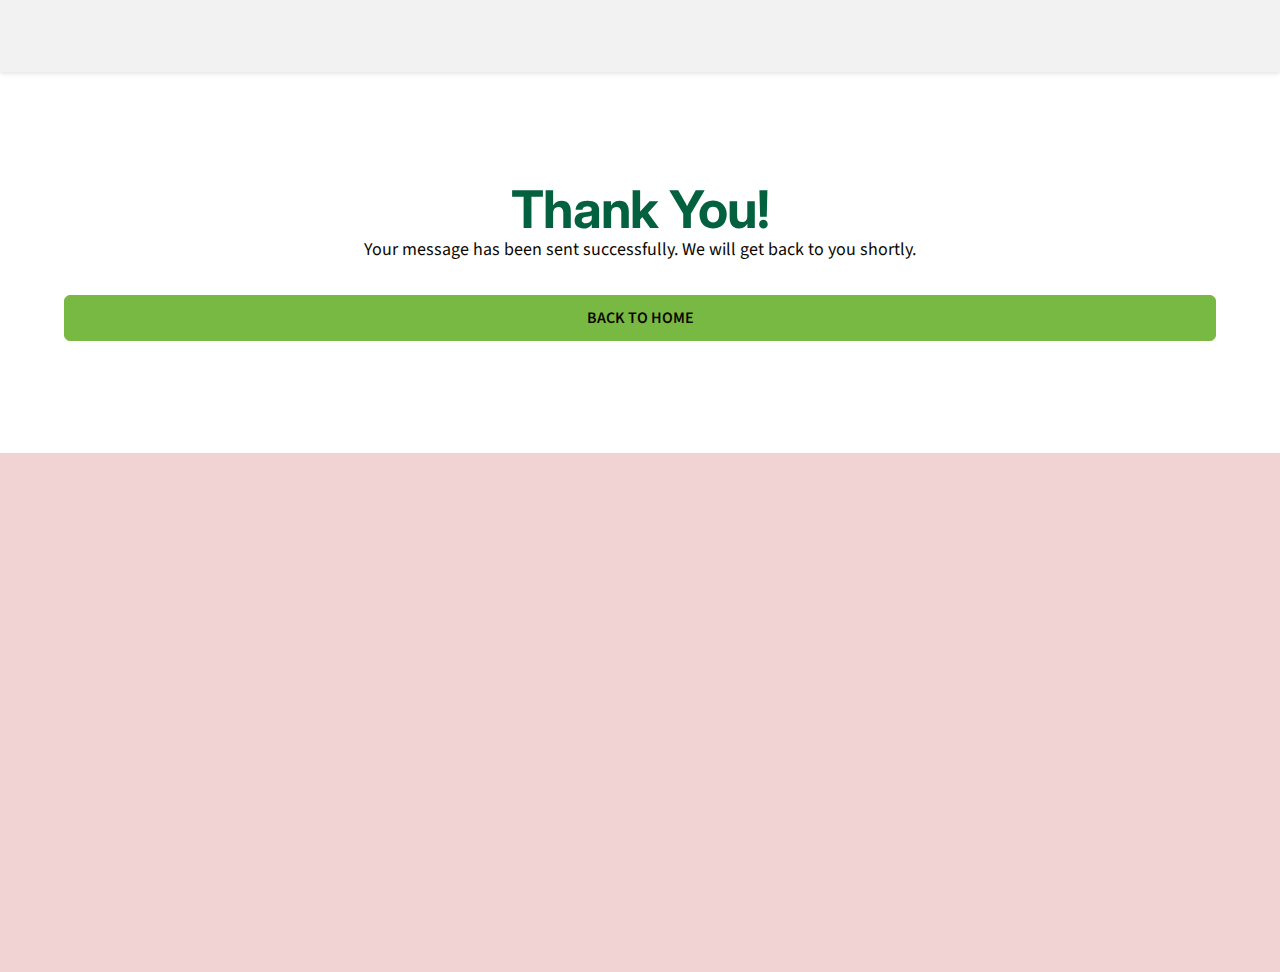
<file: thank-you.html>
<!DOCTYPE html>
<html data-wf-page="6889385f78af96f37ffd7804" data-wf-site="6887a2bc9d2a2f76b0a7e1a2">
<head>
  <meta charset="utf-8">
  <title>Thank You</title>
  <meta content="width=device-width, initial-scale=1" name="viewport">
  <link href="css/normalize.css" rel="stylesheet" type="text/css">
  <link href="css/webflow.css" rel="stylesheet" type="text/css">
  <link href="css/kimwanyi-dairy-cooperative.webflow.css" rel="stylesheet" type="text/css">
  <link rel="stylesheet" href="https://fonts.googleapis.com/css?family=Inter:700|Source+Sans+3:400,500">
</head>
<body class="color-scheme-2">
  <div class="page-wrapper">
    <div data-collapse="medium" data-animation="default" data-duration="400" role="banner" class="navbar1_component color-scheme-6 w-nav">
        </div>
    <main class="main-wrapper">
        <section class="section_contact2">
            <div class="padding-global">
                <div class="container-large">
                    <div class="padding-section-large">
                        <div class="text-align-center">
                            <h1 class="heading-style-h1">Thank You!</h1>
                            <p class="text-size-medium">Your message has been sent successfully. We will get back to you shortly.</p>
                            <div class="margin-top margin-medium">
                                <a href="index.html" class="button w-button">Back to Home</a>
                            </div>
                        </div>
                    </div>
                </div>
            </div>
        </section>
    </main>
    <footer class="footer8_component color-scheme-6">
        </footer>
  </div>
  <script src="js/webflow.js" type="text/javascript"></script>
</body>
</html>
</file>
<file: css/webflow.css>
@font-face {
  font-family: "webflow-icons";
  src: url("[data-uri]")
    format("truetype");
  font-weight: normal;
  font-style: normal;
}
[class^="w-icon-"],
[class*=" w-icon-"] {
  /* use !important to prevent issues with browser extensions that change fonts */
  font-family: "webflow-icons" !important;
  speak: none;
  font-style: normal;
  font-weight: normal;
  font-variant: normal;
  text-transform: none;
  line-height: 1;
  /* Better Font Rendering =========== */
  -webkit-font-smoothing: antialiased;
  -moz-osx-font-smoothing: grayscale;
}
.w-icon-slider-right:before {
  content: "\e600";
}
.w-icon-slider-left:before {
  content: "\e601";
}
.w-icon-nav-menu:before {
  content: "\e602";
}
.w-icon-arrow-down:before,
.w-icon-dropdown-toggle:before {
  content: "\e603";
}
.w-icon-file-upload-remove:before {
  content: "\e900";
}
.w-icon-file-upload-icon:before {
  content: "\e903";
}
* {
  -webkit-box-sizing: border-box;
  -moz-box-sizing: border-box;
  box-sizing: border-box;
}
html {
  height: 100%;
}
body {
  margin: 0;
  min-height: 100%;
  background-color: #fff;
  font-family: Arial, sans-serif;
  font-size: 14px;
  line-height: 20px;
  color: #333;
}
img {
  max-width: 100%;
  vertical-align: middle;
  display: inline-block;
}
html.w-mod-touch * {
  background-attachment: scroll !important;
}
.w-block {
  display: block;
}
.w-inline-block {
  max-width: 100%;
  display: inline-block;
}
.w-clearfix:before,
.w-clearfix:after {
  content: " ";
  display: table;
  grid-column-start: 1;
  grid-row-start: 1;
  grid-column-end: 2;
  grid-row-end: 2;
}
.w-clearfix:after {
  clear: both;
}
.w-hidden {
  display: none;
}
.w-button {
  display: inline-block;
  padding: 9px 15px;
  background-color: #3898ec;
  color: white;
  border: 0;
  line-height: inherit;
  text-decoration: none;
  cursor: pointer;
  border-radius: 0;
}
input.w-button {
  -webkit-appearance: button;
}
html[data-w-dynpage] [data-w-cloak] {
  color: transparent !important;
}
.w-code-block {
  margin: unset;
}
pre.w-code-block code {
  all: inherit;
}
.w-optimization {
  display: contents;
}
.w-webflow-badge,
.w-webflow-badge > img {
  box-sizing: unset;
  width: unset;
  height: unset;
  max-height: unset;
  max-width: unset;
  min-height: unset;
  min-width: unset;
  margin: unset;
  padding: unset;
  float: unset;
  clear: unset;
  border: unset;
  border-radius: unset;
  background: unset;
  background-image: unset;
  background-position: unset;
  background-size: unset;
  background-repeat: unset;
  background-origin: unset;
  background-clip: unset;
  background-attachment: unset;
  background-color: unset;
  box-shadow: unset;
  transform: unset;
  transition: unset;
  direction: unset;
  font-family: unset;
  font-weight: unset;
  color: unset;
  font-size: unset;
  line-height: unset;
  font-style: unset;
  font-variant: unset;
  text-align: unset;
  letter-spacing: unset;
  text-decoration: unset;
  text-indent: unset;
  text-transform: unset;
  list-style-type: unset;
  text-shadow: unset;
  vertical-align: unset;
  cursor: unset;
  white-space: unset;
  word-break: unset;
  word-spacing: unset;
  word-wrap: unset;
}
.w-webflow-badge {
  position: fixed !important;
  display: inline-block !important;
  visibility: visible !important;
  opacity: 1 !important;
  z-index: 2147483647 !important;
  top: auto !important;
  right: 12px !important;
  bottom: 12px !important;
  left: auto !important;
  color: #aaadb0 !important;
  background-color: #fff !important;
  border-radius: 3px !important;
  padding: 6px !important;
  font-size: 12px !important;
  line-height: 14px !important;
  text-decoration: none !important;
  transform: none !important;
  margin: 0 !important;
  width: auto !important;
  height: auto !important;
  overflow: unset !important;
  white-space: nowrap;
  box-shadow: 0 0 0 1px rgba(0, 0, 0, 0.1), 0px 1px 3px rgba(0, 0, 0, 0.1);
  cursor: pointer;
}
.w-webflow-badge > img {
  position: unset;
  display: inline-block !important;
  visibility: unset !important;
  opacity: 1 !important;
  vertical-align: middle !important;
}
h1,
h2,
h3,
h4,
h5,
h6 {
  font-weight: bold;
  margin-bottom: 10px;
}
h1 {
  font-size: 38px;
  line-height: 44px;
  margin-top: 20px;
}
h2 {
  font-size: 32px;
  line-height: 36px;
  margin-top: 20px;
}
h3 {
  font-size: 24px;
  line-height: 30px;
  margin-top: 20px;
}
h4 {
  font-size: 18px;
  line-height: 24px;
  margin-top: 10px;
}
h5 {
  font-size: 14px;
  line-height: 20px;
  margin-top: 10px;
}
h6 {
  font-size: 12px;
  line-height: 18px;
  margin-top: 10px;
}
p {
  margin-top: 0;
  margin-bottom: 10px;
}
blockquote {
  margin: 0 0 10px 0;
  padding: 10px 20px;
  border-left: 5px solid #e2e2e2;
  font-size: 18px;
  line-height: 22px;
}
figure {
  margin: 0;
  margin-bottom: 10px;
}
figcaption {
  margin-top: 5px;
  text-align: center;
}
ul,
ol {
  margin-top: 0px;
  margin-bottom: 10px;
  padding-left: 40px;
}
.w-list-unstyled {
  padding-left: 0;
  list-style: none;
}
.w-embed:before,
.w-embed:after {
  content: " ";
  display: table;
  grid-column-start: 1;
  grid-row-start: 1;
  grid-column-end: 2;
  grid-row-end: 2;
}
.w-embed:after {
  clear: both;
}
.w-video {
  width: 100%;
  position: relative;
  padding: 0;
}
.w-video iframe,
.w-video object,
.w-video embed {
  position: absolute;
  top: 0;
  left: 0;
  width: 100%;
  height: 100%;
  border: none;
}
fieldset {
  padding: 0;
  margin: 0;
  border: 0;
}
button,
[type="button"],
[type="reset"] {
  border: 0;
  cursor: pointer;
  -webkit-appearance: button;
}
.w-form {
  margin: 0 0 15px;
}
.w-form-done {
  display: none;
  padding: 20px;
  text-align: center;
  background-color: #dddddd;
}
.w-form-fail {
  display: none;
  margin-top: 10px;
  padding: 10px;
  background-color: #ffdede;
}
label {
  display: block;
  margin-bottom: 5px;
  font-weight: bold;
}
.w-input,
.w-select {
  display: block;
  width: 100%;
  height: 38px;
  padding: 8px 12px;
  margin-bottom: 10px;
  font-size: 14px;
  line-height: 1.42857143;
  color: #333333;
  vertical-align: middle;
  background-color: #ffffff;
  border: 1px solid #cccccc;
}
.w-input::placeholder,
.w-select::placeholder {
  color: #999;
}
.w-input:focus,
.w-select:focus {
  border-color: #3898ec;
  outline: 0;
}
.w-input[disabled],
.w-select[disabled],
.w-input[readonly],
.w-select[readonly],
fieldset[disabled] .w-input,
fieldset[disabled] .w-select {
  cursor: not-allowed;
}
.w-input[disabled]:not(.w-input-disabled),
.w-select[disabled]:not(.w-input-disabled),
.w-input[readonly],
.w-select[readonly],
fieldset[disabled]:not(.w-input-disabled) .w-input,
fieldset[disabled]:not(.w-input-disabled) .w-select {
  background-color: #eeeeee;
}
textarea.w-input,
textarea.w-select {
  height: auto;
}
.w-select {
  background-color: #f3f3f3;
}
.w-select[multiple] {
  height: auto;
}
.w-form-label {
  display: inline-block;
  cursor: pointer;
  font-weight: normal;
  margin-bottom: 0px;
}
.w-radio {
  display: block;
  margin-bottom: 5px;
  padding-left: 20px;
}
.w-radio:before,
.w-radio:after {
  content: " ";
  display: table;
  grid-column-start: 1;
  grid-row-start: 1;
  grid-column-end: 2;
  grid-row-end: 2;
}
.w-radio:after {
  clear: both;
}
.w-radio-input {
  margin: 4px 0 0;
  line-height: normal;
  float: left;
  margin-left: -20px;
}
.w-radio-input {
  margin-top: 3px;
}
.w-file-upload {
  display: block;
  margin-bottom: 10px;
}
.w-file-upload-input {
  width: 0.1px;
  height: 0.1px;
  opacity: 0;
  overflow: hidden;
  position: absolute;
  z-index: -100;
}
.w-file-upload-default,
.w-file-upload-uploading,
.w-file-upload-success {
  display: inline-block;
  color: #333333;
}
.w-file-upload-error {
  display: block;
  margin-top: 10px;
}
.w-file-upload-default.w-hidden,
.w-file-upload-uploading.w-hidden,
.w-file-upload-error.w-hidden,
.w-file-upload-success.w-hidden {
  display: none;
}
.w-file-upload-uploading-btn {
  display: flex;
  font-size: 14px;
  font-weight: normal;
  cursor: pointer;
  margin: 0;
  padding: 8px 12px;
  border: 1px solid #cccccc;
  background-color: #fafafa;
}
.w-file-upload-file {
  display: flex;
  flex-grow: 1;
  justify-content: space-between;
  margin: 0;
  padding: 8px 9px 8px 11px;
  border: 1px solid #cccccc;
  background-color: #fafafa;
}
.w-file-upload-file-name {
  font-size: 14px;
  font-weight: normal;
  display: block;
}
.w-file-remove-link {
  margin-top: 3px;
  margin-left: 10px;
  width: auto;
  height: auto;
  padding: 3px;
  display: block;
  cursor: pointer;
}
.w-icon-file-upload-remove {
  margin: auto;
  font-size: 10px;
}
.w-file-upload-error-msg {
  display: inline-block;
  color: #ea384c;
  padding: 2px 0;
}
.w-file-upload-info {
  display: inline-block;
  line-height: 38px;
  padding: 0 12px;
}
.w-file-upload-label {
  display: inline-block;
  font-size: 14px;
  font-weight: normal;
  cursor: pointer;
  margin: 0;
  padding: 8px 12px;
  border: 1px solid #cccccc;
  background-color: #fafafa;
}
.w-icon-file-upload-icon,
.w-icon-file-upload-uploading {
  display: inline-block;
  margin-right: 8px;
  width: 20px;
}
.w-icon-file-upload-uploading {
  height: 20px;
}
.w-container {
  margin-left: auto;
  margin-right: auto;
  max-width: 940px;
}
.w-container:before,
.w-container:after {
  content: " ";
  display: table;
  grid-column-start: 1;
  grid-row-start: 1;
  grid-column-end: 2;
  grid-row-end: 2;
}
.w-container:after {
  clear: both;
}
.w-container .w-row {
  margin-left: -10px;
  margin-right: -10px;
}
.w-row:before,
.w-row:after {
  content: " ";
  display: table;
  grid-column-start: 1;
  grid-row-start: 1;
  grid-column-end: 2;
  grid-row-end: 2;
}
.w-row:after {
  clear: both;
}
.w-row .w-row {
  margin-left: 0;
  margin-right: 0;
}
.w-col {
  position: relative;
  float: left;
  width: 100%;
  min-height: 1px;
  padding-left: 10px;
  padding-right: 10px;
}
.w-col .w-col {
  padding-left: 0;
  padding-right: 0;
}
.w-col-1 {
  width: 8.33333333%;
}
.w-col-2 {
  width: 16.66666667%;
}
.w-col-3 {
  width: 25%;
}
.w-col-4 {
  width: 33.33333333%;
}
.w-col-5 {
  width: 41.66666667%;
}
.w-col-6 {
  width: 50%;
}
.w-col-7 {
  width: 58.33333333%;
}
.w-col-8 {
  width: 66.66666667%;
}
.w-col-9 {
  width: 75%;
}
.w-col-10 {
  width: 83.33333333%;
}
.w-col-11 {
  width: 91.66666667%;
}
.w-col-12 {
  width: 100%;
}
.w-hidden-main {
  display: none !important;
}
@media screen and (max-width: 991px) {
  .w-container {
    max-width: 728px;
  }
  .w-hidden-main {
    display: inherit !important;
  }
  .w-hidden-medium {
    display: none !important;
  }
  .w-col-medium-1 {
    width: 8.33333333%;
  }
  .w-col-medium-2 {
    width: 16.66666667%;
  }
  .w-col-medium-3 {
    width: 25%;
  }
  .w-col-medium-4 {
    width: 33.33333333%;
  }
  .w-col-medium-5 {
    width: 41.66666667%;
  }
  .w-col-medium-6 {
    width: 50%;
  }
  .w-col-medium-7 {
    width: 58.33333333%;
  }
  .w-col-medium-8 {
    width: 66.66666667%;
  }
  .w-col-medium-9 {
    width: 75%;
  }
  .w-col-medium-10 {
    width: 83.33333333%;
  }
  .w-col-medium-11 {
    width: 91.66666667%;
  }
  .w-col-medium-12 {
    width: 100%;
  }
  .w-col-stack {
    width: 100%;
    left: auto;
    right: auto;
  }
}
@media screen and (max-width: 767px) {
  .w-hidden-main {
    display: inherit !important;
  }
  .w-hidden-medium {
    display: inherit !important;
  }
  .w-hidden-small {
    display: none !important;
  }
  .w-row,
  .w-container .w-row {
    margin-left: 0;
    margin-right: 0;
  }
  .w-col {
    width: 100%;
    left: auto;
    right: auto;
  }
  .w-col-small-1 {
    width: 8.33333333%;
  }
  .w-col-small-2 {
    width: 16.66666667%;
  }
  .w-col-small-3 {
    width: 25%;
  }
  .w-col-small-4 {
    width: 33.33333333%;
  }
  .w-col-small-5 {
    width: 41.66666667%;
  }
  .w-col-small-6 {
    width: 50%;
  }
  .w-col-small-7 {
    width: 58.33333333%;
  }
  .w-col-small-8 {
    width: 66.66666667%;
  }
  .w-col-small-9 {
    width: 75%;
  }
  .w-col-small-10 {
    width: 83.33333333%;
  }
  .w-col-small-11 {
    width: 91.66666667%;
  }
  .w-col-small-12 {
    width: 100%;
  }
}
@media screen and (max-width: 479px) {
  .w-container {
    max-width: none;
  }
  .w-hidden-main {
    display: inherit !important;
  }
  .w-hidden-medium {
    display: inherit !important;
  }
  .w-hidden-small {
    display: inherit !important;
  }
  .w-hidden-tiny {
    display: none !important;
  }
  .w-col {
    width: 100%;
  }
  .w-col-tiny-1 {
    width: 8.33333333%;
  }
  .w-col-tiny-2 {
    width: 16.66666667%;
  }
  .w-col-tiny-3 {
    width: 25%;
  }
  .w-col-tiny-4 {
    width: 33.33333333%;
  }
  .w-col-tiny-5 {
    width: 41.66666667%;
  }
  .w-col-tiny-6 {
    width: 50%;
  }
  .w-col-tiny-7 {
    width: 58.33333333%;
  }
  .w-col-tiny-8 {
    width: 66.66666667%;
  }
  .w-col-tiny-9 {
    width: 75%;
  }
  .w-col-tiny-10 {
    width: 83.33333333%;
  }
  .w-col-tiny-11 {
    width: 91.66666667%;
  }
  .w-col-tiny-12 {
    width: 100%;
  }
}
.w-widget {
  position: relative;
}
.w-widget-map {
  width: 100%;
  height: 400px;
}
.w-widget-map label {
  width: auto;
  display: inline;
}
.w-widget-map img {
  max-width: inherit;
}
.w-widget-map .gm-style-iw {
  text-align: center;
}
.w-widget-map .gm-style-iw > button {
  display: none !important;
}
.w-widget-twitter {
  overflow: hidden;
}
.w-widget-twitter-count-shim {
  display: inline-block;
  vertical-align: top;
  position: relative;
  width: 28px;
  height: 20px;
  text-align: center;
  background: white;
  border: #758696 solid 1px;
  border-radius: 3px;
}
.w-widget-twitter-count-shim * {
  pointer-events: none;
  user-select: none;
}
.w-widget-twitter-count-shim .w-widget-twitter-count-inner {
  position: relative;
  font-size: 15px;
  line-height: 12px;
  text-align: center;
  color: #999;
  font-family: serif;
}
.w-widget-twitter-count-shim .w-widget-twitter-count-clear {
  position: relative;
  display: block;
}
.w-widget-twitter-count-shim.w--large {
  width: 36px;
  height: 28px;
}
.w-widget-twitter-count-shim.w--large .w-widget-twitter-count-inner {
  font-size: 18px;
  line-height: 18px;
}
.w-widget-twitter-count-shim:not(.w--vertical) {
  margin-left: 5px;
  margin-right: 8px;
}
.w-widget-twitter-count-shim:not(.w--vertical).w--large {
  margin-left: 6px;
}
.w-widget-twitter-count-shim:not(.w--vertical):before,
.w-widget-twitter-count-shim:not(.w--vertical):after {
  top: 50%;
  left: 0;
  border: solid transparent;
  content: " ";
  height: 0;
  width: 0;
  position: absolute;
  pointer-events: none;
}
.w-widget-twitter-count-shim:not(.w--vertical):before {
  border-color: rgba(117, 134, 150, 0);
  border-right-color: #5d6c7b;
  border-width: 4px;
  margin-left: -9px;
  margin-top: -4px;
}
.w-widget-twitter-count-shim:not(.w--vertical).w--large:before {
  border-width: 5px;
  margin-left: -10px;
  margin-top: -5px;
}
.w-widget-twitter-count-shim:not(.w--vertical):after {
  border-color: rgba(255, 255, 255, 0);
  border-right-color: white;
  border-width: 4px;
  margin-left: -8px;
  margin-top: -4px;
}
.w-widget-twitter-count-shim:not(.w--vertical).w--large:after {
  border-width: 5px;
  margin-left: -9px;
  margin-top: -5px;
}
.w-widget-twitter-count-shim.w--vertical {
  width: 61px;
  height: 33px;
  margin-bottom: 8px;
}
.w-widget-twitter-count-shim.w--vertical:before,
.w-widget-twitter-count-shim.w--vertical:after {
  top: 100%;
  left: 50%;
  border: solid transparent;
  content: " ";
  height: 0;
  width: 0;
  position: absolute;
  pointer-events: none;
}
.w-widget-twitter-count-shim.w--vertical:before {
  border-color: rgba(117, 134, 150, 0);
  border-top-color: #5d6c7b;
  border-width: 5px;
  margin-left: -5px;
}
.w-widget-twitter-count-shim.w--vertical:after {
  border-color: rgba(255, 255, 255, 0);
  border-top-color: white;
  border-width: 4px;
  margin-left: -4px;
}
.w-widget-twitter-count-shim.w--vertical .w-widget-twitter-count-inner {
  font-size: 18px;
  line-height: 22px;
}
.w-widget-twitter-count-shim.w--vertical.w--large {
  width: 76px;
}
.w-background-video {
  position: relative;
  overflow: hidden;
  height: 500px;
  color: white;
}
.w-background-video > video {
  background-size: cover;
  background-position: 50% 50%;
  position: absolute;
  margin: auto;
  width: 100%;
  height: 100%;
  right: -100%;
  bottom: -100%;
  top: -100%;
  left: -100%;
  object-fit: cover;
  z-index: -100;
}
.w-background-video > video::-webkit-media-controls-start-playback-button {
  display: none !important;
  -webkit-appearance: none;
}
.w-background-video--control {
  position: absolute;
  bottom: 1em;
  right: 1em;
  background-color: transparent;
  padding: 0;
}
.w-background-video--control > [hidden] {
  display: none !important;
}
.w-slider {
  position: relative;
  height: 300px;
  text-align: center;
  background: #dddddd;
  clear: both;
  -webkit-tap-highlight-color: rgba(0, 0, 0, 0);
  tap-highlight-color: rgba(0, 0, 0, 0);
}
.w-slider-mask {
  position: relative;
  display: block;
  overflow: hidden;
  z-index: 1;
  left: 0;
  right: 0;
  height: 100%;
  white-space: nowrap;
}
.w-slide {
  position: relative;
  display: inline-block;
  vertical-align: top;
  width: 100%;
  height: 100%;
  white-space: normal;
  text-align: left;
}
.w-slider-nav {
  position: absolute;
  z-index: 2;
  top: auto;
  right: 0;
  bottom: 0;
  left: 0;
  margin: auto;
  padding-top: 10px;
  height: 40px;
  text-align: center;
  -webkit-tap-highlight-color: rgba(0, 0, 0, 0);
  tap-highlight-color: rgba(0, 0, 0, 0);
}
.w-slider-nav.w-round > div {
  border-radius: 100%;
}
.w-slider-nav.w-num > div {
  width: auto;
  height: auto;
  padding: 0.2em 0.5em;
  font-size: inherit;
  line-height: inherit;
}
.w-slider-nav.w-shadow > div {
  box-shadow: 0 0 3px rgba(51, 51, 51, 0.4);
}
.w-slider-nav-invert {
  color: #fff;
}
.w-slider-nav-invert > div {
  background-color: rgba(34, 34, 34, 0.4);
}
.w-slider-nav-invert > div.w-active {
  background-color: #222;
}
.w-slider-dot {
  position: relative;
  display: inline-block;
  width: 1em;
  height: 1em;
  background-color: rgba(255, 255, 255, 0.4);
  cursor: pointer;
  margin: 0 3px 0.5em;
  transition: background-color 100ms, color 100ms;
}
.w-slider-dot.w-active {
  background-color: #fff;
}
.w-slider-dot:focus {
  outline: none;
  box-shadow: 0px 0px 0px 2px #fff;
}
.w-slider-dot:focus.w-active {
  box-shadow: none;
}
.w-slider-arrow-left,
.w-slider-arrow-right {
  position: absolute;
  width: 80px;
  top: 0;
  right: 0;
  bottom: 0;
  left: 0;
  margin: auto;
  cursor: pointer;
  overflow: hidden;
  color: white;
  font-size: 40px;
  -webkit-tap-highlight-color: rgba(0, 0, 0, 0);
  tap-highlight-color: rgba(0, 0, 0, 0);
  user-select: none;
}
.w-slider-arrow-left [class^="w-icon-"],
.w-slider-arrow-right [class^="w-icon-"],
.w-slider-arrow-left [class*=" w-icon-"],
.w-slider-arrow-right [class*=" w-icon-"] {
  position: absolute;
}
.w-slider-arrow-left:focus,
.w-slider-arrow-right:focus {
  outline: 0;
}
.w-slider-arrow-left {
  z-index: 3;
  right: auto;
}
.w-slider-arrow-right {
  z-index: 4;
  left: auto;
}
.w-icon-slider-left,
.w-icon-slider-right {
  top: 0;
  right: 0;
  bottom: 0;
  left: 0;
  margin: auto;
  width: 1em;
  height: 1em;
}
.w-slider-aria-label {
  border: 0;
  clip: rect(0 0 0 0);
  height: 1px;
  margin: -1px;
  overflow: hidden;
  padding: 0;
  position: absolute;
  width: 1px;
}
.w-slider-force-show {
  display: block !important;
}
.w-dropdown {
  display: inline-block;
  position: relative;
  text-align: left;
  margin-left: auto;
  margin-right: auto;
  z-index: 900;
}
.w-dropdown-btn,
.w-dropdown-toggle,
.w-dropdown-link {
  position: relative;
  vertical-align: top;
  text-decoration: none;
  color: #222222;
  padding: 20px;
  text-align: left;
  margin-left: auto;
  margin-right: auto;
  white-space: nowrap;
}
.w-dropdown-toggle {
  user-select: none;
  display: inline-block;
  cursor: pointer;
  padding-right: 40px;
}
.w-dropdown-toggle:focus {
  outline: 0;
}
.w-icon-dropdown-toggle {
  position: absolute;
  top: 0;
  right: 0;
  bottom: 0;
  margin: auto;
  margin-right: 20px;
  width: 1em;
  height: 1em;
}
.w-dropdown-list {
  position: absolute;
  background: #dddddd;
  display: none;
  min-width: 100%;
}
.w-dropdown-list.w--open {
  display: block;
}
.w-dropdown-link {
  padding: 10px 20px;
  display: block;
  color: #222222;
}
.w-dropdown-link.w--current {
  color: #0082f3;
}
.w-dropdown-link:focus {
  outline: 0;
}
@media screen and (max-width: 767px) {
  .w-nav-brand {
    padding-left: 10px;
  }
}
/**
 * ## Note
 * Safari (on both iOS and OS X) does not handle viewport units (vh, vw) well.
 * For example percentage units do not work on descendants of elements that
 * have any dimensions expressed in viewport units. It also doesn’t handle them at
 * all in `calc()`.
 */
/**
 * Wrapper around all lightbox elements
 *
 * 1. Since the lightbox can receive focus, IE also gives it an outline.
 * 2. Fixes flickering on Chrome when a transition is in progress
 *    underneath the lightbox.
 */
.w-lightbox-backdrop {
  cursor: auto;
  font-style: normal;
  letter-spacing: normal;
  list-style: disc;
  text-indent: 0;
  text-shadow: none;
  text-transform: none;
  visibility: visible;
  white-space: normal;
  word-break: normal;
  word-spacing: normal;
  word-wrap: normal;
  position: fixed;
  top: 0;
  right: 0;
  bottom: 0;
  left: 0;
  color: #fff;
  font-family: "Helvetica Neue", Helvetica, Ubuntu, "Segoe UI", Verdana,
    sans-serif;
  font-size: 17px;
  line-height: 1.2;
  font-weight: 300;
  text-align: center;
  background: rgba(0, 0, 0, 0.9);
  z-index: 2000;
  outline: 0;
  /* 1 */
  opacity: 0;
  -webkit-user-select: none;
  -moz-user-select: none;
  -webkit-tap-highlight-color: transparent;
  -webkit-transform: translate(0, 0);
  /* 2 */
}
/**
 * Neat trick to bind the rubberband effect to our canvas instead of the whole
 * document on iOS. It also prevents a bug that causes the document underneath to scroll.
 */
.w-lightbox-backdrop,
.w-lightbox-container {
  height: 100%;
  overflow: auto;
  -webkit-overflow-scrolling: touch;
}
.w-lightbox-content {
  position: relative;
  height: 100vh;
  overflow: hidden;
}
.w-lightbox-view {
  position: absolute;
  width: 100vw;
  height: 100vh;
  opacity: 0;
}
.w-lightbox-view:before {
  content: "";
  height: 100vh;
}
/* .w-lightbox-content */
.w-lightbox-group,
.w-lightbox-group .w-lightbox-view,
.w-lightbox-group .w-lightbox-view:before {
  height: 86vh;
}
.w-lightbox-frame,
.w-lightbox-view:before {
  display: inline-block;
  vertical-align: middle;
}
/*
 * 1. Remove default margin set by user-agent on the <figure> element.
 */
.w-lightbox-figure {
  position: relative;
  margin: 0;
  /* 1 */
}
.w-lightbox-group .w-lightbox-figure {
  cursor: pointer;
}
/**
 * IE adds image dimensions as width and height attributes on the IMG tag,
 * but we need both width and height to be set to auto to enable scaling.
 */
.w-lightbox-img {
  width: auto;
  height: auto;
  max-width: none;
}
/**
 * 1. Reset if style is set by user on "All Images"
 */
.w-lightbox-image {
  display: block;
  float: none;
  /* 1 */
  max-width: 100vw;
  max-height: 100vh;
}
.w-lightbox-group .w-lightbox-image {
  max-height: 86vh;
}
.w-lightbox-caption {
  position: absolute;
  right: 0;
  bottom: 0;
  left: 0;
  padding: 0.5em 1em;
  background: rgba(0, 0, 0, 0.4);
  text-align: left;
  text-overflow: ellipsis;
  white-space: nowrap;
  overflow: hidden;
}
.w-lightbox-embed {
  position: absolute;
  top: 0;
  right: 0;
  bottom: 0;
  left: 0;
  width: 100%;
  height: 100%;
}
.w-lightbox-control {
  position: absolute;
  top: 0;
  width: 4em;
  background-size: 24px;
  background-repeat: no-repeat;
  background-position: center;
  cursor: pointer;
  -webkit-transition: all 0.3s;
  transition: all 0.3s;
}
.w-lightbox-left {
  display: none;
  bottom: 0;
  left: 0;
  /* <svg xmlns="http://www.w3.org/2000/svg" viewBox="-20 0 24 40" width="24" height="40"><g transform="rotate(45)"><path d="m0 0h5v23h23v5h-28z" opacity=".4"/><path d="m1 1h3v23h23v3h-26z" fill="#fff"/></g></svg> */
  background-image: url("[data-uri]");
}
.w-lightbox-right {
  display: none;
  right: 0;
  bottom: 0;
  /* <svg xmlns="http://www.w3.org/2000/svg" viewBox="-4 0 24 40" width="24" height="40"><g transform="rotate(45)"><path d="m0-0h28v28h-5v-23h-23z" opacity=".4"/><path d="m1 1h26v26h-3v-23h-23z" fill="#fff"/></g></svg> */
  background-image: url("[data-uri]");
}
/*
 * Without specifying the with and height inside the SVG, all versions of IE render the icon too small.
 * The bug does not seem to manifest itself if the elements are tall enough such as the above arrows.
 * (http://stackoverflow.com/questions/16092114/background-size-differs-in-internet-explorer)
 */
.w-lightbox-close {
  right: 0;
  height: 2.6em;
  /* <svg xmlns="http://www.w3.org/2000/svg" viewBox="-4 0 18 17" width="18" height="17"><g transform="rotate(45)"><path d="m0 0h7v-7h5v7h7v5h-7v7h-5v-7h-7z" opacity=".4"/><path d="m1 1h7v-7h3v7h7v3h-7v7h-3v-7h-7z" fill="#fff"/></g></svg> */
  background-image: url("[data-uri]");
  background-size: 18px;
}
/**
 * 1. All IE versions add extra space at the bottom without this.
 */
.w-lightbox-strip {
  position: absolute;
  bottom: 0;
  left: 0;
  right: 0;
  padding: 0 1vh;
  line-height: 0;
  /* 1 */
  white-space: nowrap;
  overflow-x: auto;
  overflow-y: hidden;
}
/*
 * 1. We use content-box to avoid having to do `width: calc(10vh + 2vw)`
 *    which doesn’t work in Safari anyway.
 * 2. Chrome renders images pixelated when switching to GPU. Making sure
 *    the parent is also rendered on the GPU (by setting translate3d for
 *    example) fixes this behavior.
 */
.w-lightbox-item {
  display: inline-block;
  width: 10vh;
  padding: 2vh 1vh;
  box-sizing: content-box;
  /* 1 */
  cursor: pointer;
  -webkit-transform: translate3d(0, 0, 0);
  /* 2 */
}
.w-lightbox-active {
  opacity: 0.3;
}
.w-lightbox-thumbnail {
  position: relative;
  height: 10vh;
  background: #222;
  overflow: hidden;
}
.w-lightbox-thumbnail-image {
  position: absolute;
  top: 0;
  left: 0;
}
.w-lightbox-thumbnail .w-lightbox-tall {
  top: 50%;
  width: 100%;
  -webkit-transform: translate(0, -50%);
  transform: translate(0, -50%);
}
.w-lightbox-thumbnail .w-lightbox-wide {
  left: 50%;
  height: 100%;
  -webkit-transform: translate(-50%, 0);
  transform: translate(-50%, 0);
}
/*
 * Spinner
 *
 * Absolute pixel values are used to avoid rounding errors that would cause
 * the white spinning element to be misaligned with the track.
 */
.w-lightbox-spinner {
  position: absolute;
  top: 50%;
  left: 50%;
  box-sizing: border-box;
  width: 40px;
  height: 40px;
  margin-top: -20px;
  margin-left: -20px;
  border: 5px solid rgba(0, 0, 0, 0.4);
  border-radius: 50%;
  -webkit-animation: spin 0.8s infinite linear;
  animation: spin 0.8s infinite linear;
}
.w-lightbox-spinner:after {
  content: "";
  position: absolute;
  top: -4px;
  right: -4px;
  bottom: -4px;
  left: -4px;
  border: 3px solid transparent;
  border-bottom-color: #fff;
  border-radius: 50%;
}
/*
 * Utility classes
 */
.w-lightbox-hide {
  display: none;
}
.w-lightbox-noscroll {
  overflow: hidden;
}
@media (min-width: 768px) {
  .w-lightbox-content {
    height: 96vh;
    margin-top: 2vh;
  }
  .w-lightbox-view,
  .w-lightbox-view:before {
    height: 96vh;
  }
  /* .w-lightbox-content */
  .w-lightbox-group,
  .w-lightbox-group .w-lightbox-view,
  .w-lightbox-group .w-lightbox-view:before {
    height: 84vh;
  }
  .w-lightbox-image {
    max-width: 96vw;
    max-height: 96vh;
  }
  .w-lightbox-group .w-lightbox-image {
    max-width: 82.3vw;
    max-height: 84vh;
  }
  .w-lightbox-left,
  .w-lightbox-right {
    display: block;
    opacity: 0.5;
  }
  .w-lightbox-close {
    opacity: 0.8;
  }
  .w-lightbox-control:hover {
    opacity: 1;
  }
}
.w-lightbox-inactive,
.w-lightbox-inactive:hover {
  opacity: 0;
}
.w-richtext:before,
.w-richtext:after {
  content: " ";
  display: table;
  grid-column-start: 1;
  grid-row-start: 1;
  grid-column-end: 2;
  grid-row-end: 2;
}
.w-richtext:after {
  clear: both;
}
.w-richtext[contenteditable="true"]:before,
.w-richtext[contenteditable="true"]:after {
  white-space: initial;
}
.w-richtext ol,
.w-richtext ul {
  overflow: hidden;
}
.w-richtext .w-richtext-figure-selected.w-richtext-figure-type-video div:after,
.w-richtext .w-richtext-figure-selected[data-rt-type="video"] div:after {
  outline: 2px solid #2895f7;
}
.w-richtext .w-richtext-figure-selected.w-richtext-figure-type-image div,
.w-richtext .w-richtext-figure-selected[data-rt-type="image"] div {
  outline: 2px solid #2895f7;
}
.w-richtext figure.w-richtext-figure-type-video > div:after,
.w-richtext figure[data-rt-type="video"] > div:after {
  content: "";
  position: absolute;
  display: none;
  left: 0;
  top: 0;
  right: 0;
  bottom: 0;
}
.w-richtext figure {
  position: relative;
  max-width: 60%;
}
.w-richtext figure > div:before {
  cursor: default !important;
}
.w-richtext figure img {
  width: 100%;
}
.w-richtext figure figcaption.w-richtext-figcaption-placeholder {
  opacity: 0.6;
}
.w-richtext figure div {
  /* fix incorrectly sized selection border in the data manager */
  font-size: 0px;
  color: transparent;
}
.w-richtext figure.w-richtext-figure-type-image,
.w-richtext figure[data-rt-type="image"] {
  display: table;
}
.w-richtext figure.w-richtext-figure-type-image > div,
.w-richtext figure[data-rt-type="image"] > div {
  display: inline-block;
}
.w-richtext figure.w-richtext-figure-type-image > figcaption,
.w-richtext figure[data-rt-type="image"] > figcaption {
  display: table-caption;
  caption-side: bottom;
}
.w-richtext figure.w-richtext-figure-type-video,
.w-richtext figure[data-rt-type="video"] {
  width: 60%;
  height: 0;
}
.w-richtext figure.w-richtext-figure-type-video iframe,
.w-richtext figure[data-rt-type="video"] iframe {
  position: absolute;
  top: 0;
  left: 0;
  width: 100%;
  height: 100%;
}
.w-richtext figure.w-richtext-figure-type-video > div,
.w-richtext figure[data-rt-type="video"] > div {
  width: 100%;
}
.w-richtext figure.w-richtext-align-center {
  margin-right: auto;
  margin-left: auto;
  clear: both;
}
.w-richtext figure.w-richtext-align-center.w-richtext-figure-type-image > div,
.w-richtext figure.w-richtext-align-center[data-rt-type="image"] > div {
  max-width: 100%;
}
.w-richtext figure.w-richtext-align-normal {
  clear: both;
}
.w-richtext figure.w-richtext-align-fullwidth {
  width: 100%;
  max-width: 100%;
  text-align: center;
  clear: both;
  display: block;
  margin-right: auto;
  margin-left: auto;
}
.w-richtext figure.w-richtext-align-fullwidth > div {
  display: inline-block;
  /* padding-bottom is used for aspect ratios in video figures
      we want the div to inherit that so hover/selection borders in the designer-canvas
      fit right*/
  padding-bottom: inherit;
}
.w-richtext figure.w-richtext-align-fullwidth > figcaption {
  display: block;
}
.w-richtext figure.w-richtext-align-floatleft {
  float: left;
  margin-right: 15px;
  clear: none;
}
.w-richtext figure.w-richtext-align-floatright {
  float: right;
  margin-left: 15px;
  clear: none;
}
.w-nav {
  position: relative;
  background: #dddddd;
  z-index: 1000;
}
.w-nav:before,
.w-nav:after {
  content: " ";
  display: table;
  grid-column-start: 1;
  grid-row-start: 1;
  grid-column-end: 2;
  grid-row-end: 2;
}
.w-nav:after {
  clear: both;
}
.w-nav-brand {
  position: relative;
  float: left;
  text-decoration: none;
  color: #333333;
}
.w-nav-link {
  position: relative;
  display: inline-block;
  vertical-align: top;
  text-decoration: none;
  color: #222222;
  padding: 20px;
  text-align: left;
  margin-left: auto;
  margin-right: auto;
}
.w-nav-link.w--current {
  color: #0082f3;
}
.w-nav-menu {
  position: relative;
  float: right;
}
[data-nav-menu-open] {
  display: block !important;
  position: absolute;
  top: 100%;
  left: 0;
  right: 0;
  background: #c8c8c8;
  text-align: center;
  overflow: visible;
  min-width: 200px;
}
.w--nav-link-open {
  display: block;
  position: relative;
}
.w-nav-overlay {
  position: absolute;
  overflow: hidden;
  display: none;
  top: 100%;
  left: 0;
  right: 0;
  width: 100%;
}
.w-nav-overlay [data-nav-menu-open] {
  top: 0;
}
.w-nav[data-animation="over-left"] .w-nav-overlay {
  width: auto;
}
.w-nav[data-animation="over-left"] .w-nav-overlay,
.w-nav[data-animation="over-left"] [data-nav-menu-open] {
  right: auto;
  z-index: 1;
  top: 0;
}
.w-nav[data-animation="over-right"] .w-nav-overlay {
  width: auto;
}
.w-nav[data-animation="over-right"] .w-nav-overlay,
.w-nav[data-animation="over-right"] [data-nav-menu-open] {
  left: auto;
  z-index: 1;
  top: 0;
}
.w-nav-button {
  position: relative;
  float: right;
  padding: 18px;
  font-size: 24px;
  display: none;
  cursor: pointer;
  -webkit-tap-highlight-color: rgba(0, 0, 0, 0);
  tap-highlight-color: rgba(0, 0, 0, 0);
  user-select: none;
}
.w-nav-button:focus {
  outline: 0;
}
.w-nav-button.w--open {
  background-color: #c8c8c8;
  color: white;
}
.w-nav[data-collapse="all"] .w-nav-menu {
  display: none;
}
.w-nav[data-collapse="all"] .w-nav-button {
  display: block;
}
.w--nav-dropdown-open {
  display: block;
}
.w--nav-dropdown-toggle-open {
  display: block;
}
.w--nav-dropdown-list-open {
  position: static;
}
@media screen and (max-width: 991px) {
  .w-nav[data-collapse="medium"] .w-nav-menu {
    display: none;
  }
  .w-nav[data-collapse="medium"] .w-nav-button {
    display: block;
  }
}
@media screen and (max-width: 767px) {
  .w-nav[data-collapse="small"] .w-nav-menu {
    display: none;
  }
  .w-nav[data-collapse="small"] .w-nav-button {
    display: block;
  }
  .w-nav-brand {
    padding-left: 10px;
  }
}
@media screen and (max-width: 479px) {
  .w-nav[data-collapse="tiny"] .w-nav-menu {
    display: none;
  }
  .w-nav[data-collapse="tiny"] .w-nav-button {
    display: block;
  }
}
.w-tabs {
  position: relative;
}
.w-tabs:before,
.w-tabs:after {
  content: " ";
  display: table;
  grid-column-start: 1;
  grid-row-start: 1;
  grid-column-end: 2;
  grid-row-end: 2;
}
.w-tabs:after {
  clear: both;
}
.w-tab-menu {
  position: relative;
}
.w-tab-link {
  position: relative;
  display: inline-block;
  vertical-align: top;
  text-decoration: none;
  padding: 9px 30px;
  text-align: left;
  cursor: pointer;
  color: #222222;
  background-color: #dddddd;
}
.w-tab-link.w--current {
  background-color: #c8c8c8;
}
.w-tab-link:focus {
  outline: 0;
}
.w-tab-content {
  position: relative;
  display: block;
  overflow: hidden;
}
.w-tab-pane {
  position: relative;
  display: none;
}
.w--tab-active {
  display: block;
}
@media screen and (max-width: 479px) {
  .w-tab-link {
    display: block;
  }
}
.w-ix-emptyfix:after {
  content: "";
}
@keyframes spin {
  0% {
    transform: rotate(0deg);
  }
  100% {
    transform: rotate(360deg);
  }
}
.w-dyn-empty {
  padding: 10px;
  background-color: #dddddd;
}
.w-dyn-hide {
  display: none !important;
}
.w-dyn-bind-empty {
  display: none !important;
}
.w-condition-invisible {
  display: none !important;
}
.wf-layout-layout {
  display: grid;
}
/* This will make the navbar fixed to the top of the page */
/* This will make the navbar fixed to the top of the page */
.navbar1_component {
    position: fixed;
    top: 0;
    left: 0;
    right: 0;
    z-index: 9999;
    background-color: #f2f2f2;
    box-shadow: 0 2px 4px rgba(0, 0, 0, 0.1); /* This adds the drop shadow */
}
.main-wrapper {
    margin-top: 4.5rem; /* Adjust this value based on the height of your navbar */
}
</file>
<file: css/kimwanyi-dairy-cooperative.webflow.css>
:root {
  --color-scheme-1--background: var(--_primitives---colors--white);
  --_typography---font-styles--body: "Source Sans 3";
  --color-scheme-1--text: var(--_primitives---colors--neutral-darkest);
  --_typography---font-styles--heading: Inter;
  --_primitives---colors--white: #fff;
  --_primitives---colors--sushi-darkest: #243714;
  --_primitives---opacity--neutral-darkest-15: #0c080126;
  --_primitives---opacity--transparent: transparent;
  --_primitives---opacity--neutral-darkest-5: #0c08010d;
  --_primitives---colors--neutral-darkest: #0c0801;
  --_primitives---opacity--white-20: #fff3;
  --_primitives---opacity--white-10: #ffffff1a;
  --_primitives---colors--sushi: #78b943;
  --_primitives---colors--sushi-dark: #609435;
  --_primitives---colors--neutral-darker: #24201a;
  --_primitives---opacity--neutral-darkest-60: #0c080199;
  --_primitives---opacity--white-60: #fff9;
  --_ui-styles---stroke--border-width: 1px;
  --color-scheme-1--border: var(--_primitives---opacity--neutral-darkest-15);
  --_ui-styles---radius--medium: 16px;
  --color-scheme-1--foreground: var(--_primitives---colors--white);
  --background-color--background-secondary\<deleted\|relume-variable-background-color-2\>: var(--base-color-neutral--neutral-lightest\<deleted\|relume-variable-color-neutral-3\>);
  --border-color--border-primary\<deleted\|relume-variable-border-color-1\>: var(--base-color-neutral--black\<deleted\|relume-variable-color-neutral-1\>);
  --_ui-styles---radius--small: 16px;
  --_ui-styles---radius--large: 16px;
  --color-scheme-1--accent: var(--_primitives---colors--neutral-darkest);
  --color-scheme-2--background: var(--_primitives---colors--tall-poppy-lighter);
  --color-scheme-2--text: var(--_primitives---colors--neutral-darkest);
  --color-scheme-3--background: var(--_primitives---colors--tall-poppy-lightest);
  --color-scheme-3--text: var(--_primitives---colors--neutral-darkest);
  --color-scheme-4--background: var(--_primitives---colors--sushi-lightest);
  --color-scheme-4--text: var(--_primitives---colors--neutral-darkest);
  --color-scheme-5--background: var(--_primitives---colors--tall-poppy-dark);
  --color-scheme-5--text: var(--_primitives---colors--white);
  --color-scheme-6--background: var(--_primitives---colors--neutral-lightest);
  --color-scheme-6--text: var(--_primitives---colors--neutral-darkest);
  --color-scheme-7--background: var(--_primitives---colors--tree-poppy-lighter);
  --color-scheme-7--text: var(--_primitives---colors--neutral-darkest);
  --color-scheme-8--background: var(--_primitives---colors--tree-poppy-light);
  --color-scheme-8--text: var(--_primitives---colors--neutral-darkest);
  --_ui-styles---stroke--divider-width: 1px;
  --_primitives---colors--neutral-lightest: #f2f2f2;
  --_primitives---colors--neutral-lighter: #dad9d8;
  --_primitives---colors--neutral-light: #b6b4b2;
  --_primitives---colors--neutral: #858380;
  --_primitives---colors--neutral-dark: #54524d;
  --_primitives---opacity--white-5: #ffffff0d;
  --_primitives---opacity--white-15: #ffffff26;
  --_primitives---opacity--white-30: #ffffff4d;
  --_primitives---opacity--white-40: #fff6;
  --_primitives---opacity--white-50: #ffffff80;
  --_primitives---opacity--neutral-darkest-10: #0c08011a;
  --_primitives---opacity--neutral-darkest-20: #0c080133;
  --_primitives---opacity--neutral-darkest-30: #0c08014d;
  --_primitives---opacity--neutral-darkest-40: #0c080166;
  --_primitives---opacity--neutral-darkest-50: #0c080180;
  --color-scheme-2--border: var(--_primitives---opacity--neutral-darkest-15);
  --color-scheme-2--accent: var(--_primitives---colors--neutral-darkest);
  --color-scheme-2--foreground: var(--_primitives---colors--tall-poppy-lighter);
  --color-scheme-3--border: var(--_primitives---opacity--neutral-darkest-15);
  --color-scheme-3--accent: var(--_primitives---colors--neutral-darkest);
  --color-scheme-3--foreground: var(--_primitives---colors--tall-poppy-lightest);
  --color-scheme-4--border: var(--_primitives---opacity--neutral-darkest-15);
  --color-scheme-4--accent: var(--_primitives---colors--neutral-darkest);
  --color-scheme-4--foreground: var(--_primitives---colors--sushi-lightest);
  --color-scheme-5--border: var(--_primitives---opacity--white-20);
  --color-scheme-5--accent: var(--_primitives---colors--white);
  --color-scheme-5--foreground: var(--_primitives---colors--tall-poppy-dark);
  --color-scheme-6--border: var(--_primitives---opacity--neutral-darkest-15);
  --color-scheme-6--accent: var(--_primitives---colors--neutral-darkest);
  --color-scheme-6--foreground: var(--_primitives---colors--neutral-lightest);
  --color-scheme-7--border: var(--_primitives---opacity--neutral-darkest-15);
  --color-scheme-7--accent: var(--_primitives---colors--neutral-darkest);
  --color-scheme-7--foreground: var(--_primitives---colors--tree-poppy-lighter);
  --color-scheme-8--border: var(--_primitives---opacity--neutral-darkest-15);
  --color-scheme-8--accent: var(--_primitives---colors--neutral-darkest);
  --color-scheme-8--foreground: var(--_primitives---colors--tree-poppy-light);
  --_primitives---colors--sushi-lightest: #f1f8ec;
  --_primitives---colors--sushi-lighter: #e4f1d9;
  --_primitives---colors--sushi-light: #a0ce7b;
  --_primitives---colors--sushi-darker: #304a1a;
  --_primitives---colors--tall-poppy-lighter: #f1d3d3;
  --_primitives---colors--tall-poppy-lightest: #f8e9e9;
  --_primitives---colors--tall-poppy-light: #ce6767;
  --_primitives---colors--tall-poppy: #ba2626;
  --_primitives---colors--tall-poppy-dark: #941e1e;
  --_primitives---colors--tall-poppy-darker: #4a0f0f;
  --_primitives---colors--tall-poppy-darkest: #370b0b;
  --_primitives---colors--tree-poppy-lightest: #fef4e8;
  --_primitives---colors--tree-poppy-lighter: #fdead1;
  --_primitives---colors--tree-poppy-light: #fab660;
  --_primitives---colors--tree-poppy: #f8971c;
  --_primitives---colors--tree-poppy-dark: #c67816;
  --_primitives---colors--tree-poppy-darker: #633c0b;
  --_primitives---colors--tree-poppy-darkest: #4a2d08;
  --base-color-neutral--neutral-lightest\<deleted\|relume-variable-color-neutral-3\>: #eee;
  --base-color-neutral--black\<deleted\|relume-variable-color-neutral-1\>: black;
}

.w-layout-grid {
  grid-row-gap: 16px;
  grid-column-gap: 16px;
  grid-template-rows: auto auto;
  grid-template-columns: 1fr 1fr;
  grid-auto-columns: 1fr;
  display: grid;
}

.w-checkbox {
  margin-bottom: 5px;
  padding-left: 20px;
  display: block;
}

.w-checkbox:before {
  content: " ";
  grid-area: 1 / 1 / 2 / 2;
  display: table;
}

.w-checkbox:after {
  content: " ";
  clear: both;
  grid-area: 1 / 1 / 2 / 2;
  display: table;
}

.w-checkbox-input {
  float: left;
  margin: 4px 0 0 -20px;
  line-height: normal;
}

.w-checkbox-input--inputType-custom {
  border: 1px solid #ccc;
  border-radius: 2px;
  width: 12px;
  height: 12px;
}

.w-checkbox-input--inputType-custom.w--redirected-checked {
  background-color: #3898ec;
  background-image: url('https://d3e54v103j8qbb.cloudfront.net/static/custom-checkbox-checkmark.589d534424.svg');
  background-position: 50%;
  background-repeat: no-repeat;
  background-size: cover;
  border-color: #3898ec;
}

.w-checkbox-input--inputType-custom.w--redirected-focus {
  box-shadow: 0 0 3px 1px #3898ec;
}

.w-form-formradioinput--inputType-custom {
  border: 1px solid #ccc;
  border-radius: 50%;
  width: 12px;
  height: 12px;
}

.w-form-formradioinput--inputType-custom.w--redirected-focus {
  box-shadow: 0 0 3px 1px #3898ec;
}

.w-form-formradioinput--inputType-custom.w--redirected-checked {
  border-width: 4px;
  border-color: #3898ec;
}

body {
  background-color: var(--color-scheme-1--background);
  font-family: var(--_typography---font-styles--body);
  color: var(--color-scheme-1--text);
  font-size: 1rem;
  line-height: 1.5;
}

h1 {
  font-family: var(--_typography---font-styles--heading);
  margin-top: 0;
  margin-bottom: 0;
  font-size: 3.5rem;
  font-weight: 700;
  line-height: 1.2;
}

h2 {
  font-family: var(--_typography---font-styles--heading);
  letter-spacing: -.0325rem;
  margin-top: 0;
  margin-bottom: 0;
  font-size: 3.25rem;
  font-weight: 700;
  line-height: 1.2;
}

h3 {
  font-family: var(--_typography---font-styles--heading);
  letter-spacing: -.0275rem;
  margin-top: 0;
  margin-bottom: 0;
  font-size: 2.75rem;
  font-weight: 700;
  line-height: 1.2;
}

h4 {
  font-family: var(--_typography---font-styles--heading);
  margin-top: 0;
  margin-bottom: 0;
  font-size: 2rem;
  font-weight: 700;
  line-height: 1.3;
}

h5 {
  font-family: var(--_typography---font-styles--heading);
  letter-spacing: -.0175rem;
  margin-top: 0;
  margin-bottom: 0;
  font-size: 1.75rem;
  font-weight: 700;
  line-height: 1.4;
}

h6 {
  font-family: var(--_typography---font-styles--heading);
  letter-spacing: -.01375rem;
  margin-top: 0;
  margin-bottom: 0;
  font-size: 1.375rem;
  font-weight: 700;
  line-height: 1.4;
}

p {
  margin-bottom: 0;
}

a {
  color: var(--color-scheme-1--text);
  text-decoration: underline;
}

ul {
  margin-top: 1rem;
  margin-bottom: 1rem;
  padding-left: 1.25rem;
}

ol {
  margin-top: 1rem;
  margin-bottom: 1rem;
  padding-left: 1.5rem;
}

li {
  margin-top: .25rem;
  margin-bottom: .25rem;
  padding-left: .5rem;
}

img {
  max-width: 100%;
  display: inline-block;
}

label {
  margin-bottom: .25rem;
  font-weight: 500;
}

blockquote {
  border-left: .1875rem solid var(--color-scheme-1--text);
  margin-bottom: 0;
  padding: .75rem 1.25rem;
  font-size: 1.25rem;
  line-height: 1.5;
}

figure {
  margin-top: 3rem;
  margin-bottom: 3rem;
}

figcaption {
  text-align: center;
  margin-top: .25rem;
}

.z-index-2 {
  z-index: 2;
  position: relative;
}

.max-width-full {
  width: 100%;
  max-width: none;
}

.layer {
  justify-content: center;
  align-items: center;
  position: absolute;
  inset: 0%;
}

.overflow-hidden {
  overflow: hidden;
}

.global-styles {
  display: block;
  position: fixed;
  inset: 0% auto auto 0%;
}

.z-index-1 {
  z-index: 1;
  position: relative;
}

.hide {
  display: none;
}

.text-style-link {
  text-decoration: underline;
}

.max-width-xlarge {
  width: 100%;
  max-width: 64rem;
}

.max-width-medium {
  width: 100%;
  max-width: 35rem;
}

.max-width-xsmall {
  width: 100%;
  max-width: 25rem;
}

.max-width-xxsmall {
  width: 100%;
  max-width: 20rem;
}

.container-large {
  width: 100%;
  max-width: 80rem;
  margin-left: auto;
  margin-right: auto;
}

.max-width-xxlarge {
  width: 100%;
  max-width: 80rem;
}

.align-center {
  margin-left: auto;
  margin-right: auto;
}

.spacing-clean {
  margin: 0;
  padding: 0;
}

.max-width-large {
  width: 100%;
  max-width: 48rem;
}

.max-width-small {
  width: 100%;
  max-width: 30rem;
}

.utility_component {
  justify-content: center;
  align-items: center;
  width: 100vw;
  max-width: 100%;
  height: 100vh;
  max-height: 100%;
  padding-left: 1.25rem;
  padding-right: 1.25rem;
  display: flex;
}

.utility_form-block {
  text-align: center;
  flex-direction: column;
  max-width: 20rem;
  display: flex;
}

.utility_form {
  flex-direction: column;
  align-items: stretch;
  display: flex;
}

.utility_image {
  margin-bottom: .5rem;
  margin-left: auto;
  margin-right: auto;
}

.container-medium {
  width: 100%;
  max-width: 64rem;
  margin-left: auto;
  margin-right: auto;
}

.container-small {
  width: 100%;
  max-width: 48rem;
  margin-left: auto;
  margin-right: auto;
}

.margin-tiny {
  margin: .25rem;
}

.margin-xxsmall {
  margin: .5rem;
}

.margin-xsmall {
  margin: 1rem;
}

.margin-small {
  margin: 1.5rem;
}

.margin-medium {
  margin: 2rem;
}

.margin-large {
  margin: 3rem;
}

.margin-xlarge {
  margin: 4rem;
}

.margin-xxlarge {
  margin: 5rem;
}

.margin-huge {
  margin: 6rem;
}

.margin-xhuge {
  margin: 7rem;
}

.margin-xxhuge {
  margin: 10rem;
}

.margin-0 {
  margin: 0;
}

.padding-0 {
  padding: 0;
}

.padding-tiny {
  padding: .25rem;
}

.padding-xxsmall {
  padding: .5rem;
}

.padding-xsmall {
  padding: 1rem;
}

.padding-small {
  padding: 1.5rem;
}

.padding-medium {
  padding: 2rem;
}

.padding-large {
  padding: 3rem;
}

.padding-xlarge {
  padding: 4rem;
}

.padding-xxlarge {
  padding: 5rem;
}

.padding-huge {
  padding: 6rem;
}

.padding-xhuge {
  padding: 7rem;
}

.padding-xxhuge {
  padding: 10rem;
}

.margin-top, .margin-top.margin-custom1, .margin-top.margin-huge, .margin-top.margin-small, .margin-top.margin-tiny, .margin-top.margin-custom3, .margin-top.margin-medium, .margin-top.margin-xxsmall, .margin-top.margin-xxhuge, .margin-top.margin-custom2, .margin-top.margin-xsmall, .margin-top.margin-large, .margin-top.margin-xxlarge, .margin-top.margin-xlarge, .margin-top.margin-0, .margin-top.margin-xhuge {
  margin-bottom: 0;
  margin-left: 0;
  margin-right: 0;
}

.margin-bottom, .margin-bottom.margin-xxlarge, .margin-bottom.margin-medium, .margin-bottom.margin-custom3, .margin-bottom.margin-custom1, .margin-bottom.margin-tiny, .margin-bottom.margin-small, .margin-bottom.margin-large, .margin-bottom.margin-0, .margin-bottom.margin-xlarge, .margin-bottom.margin-xhuge, .margin-bottom.margin-xxhuge, .margin-bottom.margin-huge, .margin-bottom.margin-xxsmall, .margin-bottom.margin-custom2, .margin-bottom.margin-xsmall {
  margin-top: 0;
  margin-left: 0;
  margin-right: 0;
}

.margin-left, .margin-left.margin-tiny, .margin-left.margin-xxlarge, .margin-left.margin-0, .margin-left.margin-small, .margin-left.margin-xsmall, .margin-left.margin-large, .margin-left.margin-huge, .margin-left.margin-xlarge, .margin-left.margin-custom3, .margin-left.margin-xxsmall, .margin-left.margin-custom1, .margin-left.margin-custom2, .margin-left.margin-xhuge, .margin-left.margin-xxhuge, .margin-left.margin-medium {
  margin-top: 0;
  margin-bottom: 0;
  margin-right: 0;
}

.margin-right, .margin-right.margin-huge, .margin-right.margin-xsmall, .margin-right.margin-xxhuge, .margin-right.margin-small, .margin-right.margin-medium, .margin-right.margin-xlarge, .margin-right.margin-custom3, .margin-right.margin-custom2, .margin-right.margin-xxsmall, .margin-right.margin-xhuge, .margin-right.margin-custom1, .margin-right.margin-large, .margin-right.margin-0, .margin-right.margin-xxlarge, .margin-right.margin-tiny {
  margin-top: 0;
  margin-bottom: 0;
  margin-left: 0;
}

.margin-vertical, .margin-vertical.margin-medium, .margin-vertical.margin-xlarge, .margin-vertical.margin-xxsmall, .margin-vertical.margin-xxlarge, .margin-vertical.margin-huge, .margin-vertical.margin-0, .margin-vertical.margin-xxhuge, .margin-vertical.margin-tiny, .margin-vertical.margin-xsmall, .margin-vertical.margin-custom1, .margin-vertical.margin-small, .margin-vertical.margin-large, .margin-vertical.margin-xhuge, .margin-vertical.margin-custom2, .margin-vertical.margin-custom3 {
  margin-left: 0;
  margin-right: 0;
}

.margin-horizontal, .margin-horizontal.margin-medium, .margin-horizontal.margin-tiny, .margin-horizontal.margin-custom3, .margin-horizontal.margin-0, .margin-horizontal.margin-xxlarge, .margin-horizontal.margin-xhuge, .margin-horizontal.margin-huge, .margin-horizontal.margin-xlarge, .margin-horizontal.margin-custom1, .margin-horizontal.margin-xxsmall, .margin-horizontal.margin-xsmall, .margin-horizontal.margin-large, .margin-horizontal.margin-custom2, .margin-horizontal.margin-small, .margin-horizontal.margin-xxhuge {
  margin-top: 0;
  margin-bottom: 0;
}

.padding-top, .padding-top.padding-xhuge, .padding-top.padding-xxhuge, .padding-top.padding-0, .padding-top.padding-large, .padding-top.padding-custom2, .padding-top.padding-xlarge, .padding-top.padding-huge, .padding-top.padding-xxsmall, .padding-top.padding-custom3, .padding-top.padding-tiny, .padding-top.padding-medium, .padding-top.padding-xxlarge, .padding-top.padding-small, .padding-top.padding-xsmall, .padding-top.padding-custom1 {
  padding-bottom: 0;
  padding-left: 0;
  padding-right: 0;
}

.padding-bottom, .padding-bottom.padding-xlarge, .padding-bottom.padding-small, .padding-bottom.padding-xxhuge, .padding-bottom.padding-large, .padding-bottom.padding-xhuge, .padding-bottom.padding-custom2, .padding-bottom.padding-xxsmall, .padding-bottom.padding-xxlarge, .padding-bottom.padding-custom3, .padding-bottom.padding-custom1, .padding-bottom.padding-xsmall, .padding-bottom.padding-huge, .padding-bottom.padding-tiny, .padding-bottom.padding-medium, .padding-bottom.padding-0 {
  padding-top: 0;
  padding-left: 0;
  padding-right: 0;
}

.padding-left, .padding-left.padding-xhuge, .padding-left.padding-xlarge, .padding-left.padding-0, .padding-left.padding-small, .padding-left.padding-xsmall, .padding-left.padding-medium, .padding-left.padding-xxhuge, .padding-left.padding-huge, .padding-left.padding-custom1, .padding-left.padding-tiny, .padding-left.padding-xxsmall, .padding-left.padding-custom3, .padding-left.padding-custom2, .padding-left.padding-xxlarge, .padding-left.padding-large {
  padding-top: 0;
  padding-bottom: 0;
  padding-right: 0;
}

.padding-right, .padding-right.padding-xxhuge, .padding-right.padding-custom2, .padding-right.padding-large, .padding-right.padding-xlarge, .padding-right.padding-tiny, .padding-right.padding-custom3, .padding-right.padding-custom1, .padding-right.padding-xsmall, .padding-right.padding-xxlarge, .padding-right.padding-xxsmall, .padding-right.padding-medium, .padding-right.padding-xhuge, .padding-right.padding-huge, .padding-right.padding-0, .padding-right.padding-small {
  padding-top: 0;
  padding-bottom: 0;
  padding-left: 0;
}

.padding-vertical, .padding-vertical.padding-0, .padding-vertical.padding-xxhuge, .padding-vertical.padding-large, .padding-vertical.padding-custom3, .padding-vertical.padding-medium, .padding-vertical.padding-tiny, .padding-vertical.padding-xxlarge, .padding-vertical.padding-custom1, .padding-vertical.padding-xsmall, .padding-vertical.padding-xhuge, .padding-vertical.padding-xlarge, .padding-vertical.padding-custom2, .padding-vertical.padding-xxsmall, .padding-vertical.padding-huge, .padding-vertical.padding-small {
  padding-left: 0;
  padding-right: 0;
}

.padding-horizontal, .padding-horizontal.padding-xxsmall, .padding-horizontal.padding-0, .padding-horizontal.padding-custom3, .padding-horizontal.padding-huge, .padding-horizontal.padding-xsmall, .padding-horizontal.padding-medium, .padding-horizontal.padding-xxlarge, .padding-horizontal.padding-large, .padding-horizontal.padding-xhuge, .padding-horizontal.padding-custom1, .padding-horizontal.padding-tiny, .padding-horizontal.padding-custom2, .padding-horizontal.padding-xxhuge, .padding-horizontal.padding-small, .padding-horizontal.padding-xlarge {
  padding-top: 0;
  padding-bottom: 0;
}

.overflow-scroll {
  overflow: scroll;
}

.overflow-auto {
  overflow: auto;
}

.text-weight-medium {
  font-weight: 500;
}

.text-size-medium {
  font-size: 1.125rem;
}

.margin-top-auto {
  margin-top: auto;
}

.text-style-quote {
  border-left: .1875rem solid var(--color-scheme-1--text);
  margin-bottom: 0;
  padding: .75rem 1.25rem;
  font-size: 1.25rem;
  line-height: 1.5;
}

.icon-embed-small {
  flex-direction: column;
  justify-content: center;
  align-items: center;
  width: 2rem;
  height: 2rem;
  display: flex;
}

.heading-style-h2 {
  letter-spacing: -.0325rem;
  font-size: 3rem;
  font-weight: 700;
  line-height: 1.1;
}

.rl-styleguide_heading {
  z-index: 4;
  font-family: var(--_typography---font-styles--heading);
  margin-bottom: 1.5rem;
  padding: .25rem .5rem;
  font-size: 3.5rem;
  font-weight: 700;
}

.heading-style-h6 {
  letter-spacing: -.01375rem;
  font-size: 1.375rem;
  font-weight: 700;
  line-height: 1.4;
}

.rl-styleguide_item-row {
  grid-column-gap: 1.5rem;
  grid-row-gap: 0rem;
  grid-template-rows: auto;
  grid-template-columns: 15rem 1fr;
  align-items: center;
}

.rl-styleguide_item-row.is-button-row {
  grid-template-columns: 19rem 1fr;
}

.icon-1x1-xsmall {
  width: 1.5rem;
  height: 1.5rem;
}

.rl-styleguide_empty-space {
  z-index: -1;
  flex-direction: column;
  justify-content: space-between;
  align-items: flex-start;
  padding: 2rem;
  display: flex;
  position: relative;
}

.shadow-xxlarge {
  box-shadow: 0 32px 64px -12px #00000024;
}

.rl-styleguide_icons-list {
  grid-column-gap: 1rem;
  grid-row-gap: 1rem;
  flex-wrap: wrap;
  grid-template-rows: auto;
  grid-template-columns: 1fr;
  grid-auto-columns: 1fr;
  grid-auto-flow: column;
  display: grid;
}

.icon-embed-medium {
  flex-direction: column;
  justify-content: center;
  align-items: center;
  width: 3rem;
  height: 3rem;
  display: flex;
}

.form_radio {
  align-items: center;
  margin-bottom: 0;
  padding-left: 1.125rem;
  display: flex;
}

.form_radio.is-alternate {
  color: var(--_primitives---colors--white);
}

.heading-style-h5 {
  letter-spacing: -.0175rem;
  font-size: 1.65rem;
  font-weight: 700;
  line-height: 1.1;
}

.text-style-strikethrough {
  text-decoration: line-through;
}

.heading-style-h1 {
  color: #036140;
  letter-spacing: -.045rem;
  font-size: 3.25rem;
  font-weight: 700;
  line-height: 1;
}

.form_checkbox-icon {
  border: 1px solid var(--_primitives---opacity--neutral-darkest-15);
  background-color: var(--_primitives---opacity--transparent);
  cursor: pointer;
  border-radius: 2px;
  width: 1.125rem;
  min-width: 1.125rem;
  height: 1.125rem;
  min-height: 1.125rem;
  margin-top: 0;
  margin-left: -1.25rem;
  margin-right: .5rem;
  transition: all .2s;
}

.form_checkbox-icon:hover {
  border-color: var(--_primitives---opacity--neutral-darkest-15);
  background-color: var(--_primitives---opacity--neutral-darkest-5);
}

.form_checkbox-icon.w--redirected-checked {
  border-width: 1px;
  border-color: var(--_primitives---colors--neutral-darkest);
  background-color: var(--_primitives---colors--neutral-darkest);
}

.form_checkbox-icon.w--redirected-focus {
  border-color: var(--_primitives---colors--neutral-darkest);
  box-shadow: none;
}

.form_checkbox-icon.is-alternate {
  border-color: var(--_primitives---opacity--white-20);
  background-color: var(--_primitives---opacity--transparent);
}

.form_checkbox-icon.is-alternate:hover {
  border-color: var(--_primitives---opacity--white-20);
  background-color: var(--_primitives---opacity--white-10);
}

.form_checkbox-icon.is-alternate.w--redirected-checked {
  background-color: var(--_primitives---colors--white);
}

.form_checkbox-label {
  margin-bottom: 0;
}

.text-size-tiny {
  font-size: .75rem;
}

.form_field-label {
  margin-bottom: .5rem;
  font-weight: 500;
}

.form_field-label.is-alternate {
  color: var(--_primitives---colors--white);
}

.button {
  grid-column-gap: .5rem;
  grid-row-gap: .5rem;
  border: 1px solid var(--_primitives---colors--sushi);
  background-color: var(--_primitives---colors--sushi);
  color: var(--_primitives---colors--neutral-darkest);
  text-align: center;
  text-transform: uppercase;
  border-radius: 6px;
  justify-content: center;
  align-items: center;
  padding: .625rem 1.5rem;
  font-weight: 600;
  text-decoration: none;
  transition: border-color .2s, background-color .2s;
  display: flex;
}

.button:hover {
  border-color: var(--_primitives---colors--sushi-dark);
  background-color: var(--_primitives---colors--sushi-dark);
}

.button.is-link {
  background-color: var(--_primitives---opacity--transparent);
  color: var(--_primitives---colors--neutral-darkest);
  border-style: none;
  padding: .25rem 0;
  line-height: 1;
  text-decoration: none;
}

.button.is-link:hover {
  text-decoration: underline;
}

.button.is-link.is-alternate {
  background-color: var(--_primitives---opacity--transparent);
  color: var(--_primitives---colors--white);
}

.button.is-link.is-alternate:hover {
  background-color: var(--_primitives---opacity--transparent);
}

.button.is-link.is-icon {
  grid-column-gap: .5rem;
  grid-row-gap: .5rem;
}

.button.is-link.is-icon.is-alternate.is-black {
  color: var(--_primitives---colors--neutral-darkest);
}

.button.is-icon {
  grid-column-gap: .75rem;
  grid-row-gap: .75rem;
  justify-content: center;
  align-items: center;
  display: flex;
}

.button.is-secondary {
  border-color: var(--_primitives---opacity--neutral-darkest-15);
  background-color: var(--_primitives---opacity--transparent);
  color: var(--_primitives---colors--neutral-darkest);
}

.button.is-secondary:hover {
  background-color: var(--_primitives---opacity--neutral-darkest-5);
}

.button.is-secondary.is-alternate {
  border-color: var(--_primitives---opacity--white-20);
  background-color: var(--_primitives---opacity--transparent);
  color: var(--_primitives---colors--white);
}

.button.is-secondary.is-alternate:hover {
  background-color: var(--_primitives---opacity--white-10);
}

.button.is-small {
  color: var(--_primitives---colors--neutral-darkest);
  padding: .5rem 1.25rem;
}

.button.is-alternate {
  border-color: var(--_primitives---colors--neutral-darkest);
  background-color: var(--_primitives---colors--neutral-darkest);
  color: var(--_primitives---colors--white);
}

.button.is-alternate:hover {
  border-color: var(--_primitives---colors--neutral-darker);
  background-color: var(--_primitives---colors--neutral-darker);
}

.text-weight-normal {
  font-weight: 400;
}

.heading-style-h4 {
  letter-spacing: -.0225rem;
  font-size: 2rem;
  font-weight: 700;
  line-height: 1.2;
}

.text-style-italic {
  font-style: italic;
}

.icon-1x1-xxsmall {
  width: 1rem;
  height: 1rem;
}

.form_radio-label {
  margin-bottom: 0;
}

.rl-styleguide_item {
  grid-column-gap: 1rem;
  grid-row-gap: 1rem;
  flex-direction: column;
  grid-template-rows: auto;
  grid-template-columns: 1fr;
  grid-auto-columns: 1fr;
  place-content: start;
  place-items: start;
  padding-bottom: 1rem;
  display: grid;
}

.rl-styleguide_item.is-stretch {
  grid-row-gap: 1rem;
  justify-items: stretch;
}

.icon-1x1-xlarge {
  width: 6.5rem;
  height: 6.5rem;
}

.shadow-xlarge {
  box-shadow: 0 24px 48px -12px #0000002e;
}

.text-weight-light {
  font-weight: 300;
}

.rl-styleguide_label {
  color: #1e51f7;
  white-space: nowrap;
  cursor: context-menu;
  background-color: #e8edff;
  padding: .25rem .5rem;
  font-size: .75rem;
  display: inline-block;
}

.rl-styleguide_label.is-html-tag {
  color: #bb4198;
  background-color: #f9eff6;
}

.text-size-regular {
  font-size: 1rem;
}

.text-weight-xbold {
  font-weight: 800;
}

.text-align-right {
  text-align: right;
}

.text-weight-bold {
  font-weight: 700;
}

.icon-height-xlarge {
  height: 6.5rem;
}

.heading-style-h3 {
  letter-spacing: -.0275rem;
  font-size: 2.75rem;
  font-weight: 700;
  line-height: 1.2;
}

.icon-1x1-large {
  width: 5rem;
  height: 5rem;
}

.form_input {
  border: 1px solid var(--_primitives---opacity--neutral-darkest-15);
  background-color: var(--_primitives---opacity--transparent);
  color: var(--_primitives---colors--neutral-darkest);
  border-radius: 6px;
  height: auto;
  min-height: 2.75rem;
  margin-bottom: 0;
  padding: .5rem .75rem;
  font-size: 1rem;
  line-height: 1.6;
  transition: border-color .2s, background-color .2s;
}

.form_input:hover {
  border-color: var(--_primitives---opacity--neutral-darkest-15);
  background-color: var(--_primitives---opacity--neutral-darkest-5);
}

.form_input:focus {
  border-color: var(--_primitives---colors--neutral-darkest);
  background-color: var(--_primitives---opacity--neutral-darkest-5);
}

.form_input::placeholder {
  color: var(--_primitives---opacity--neutral-darkest-60);
}

.form_input.is-text-area {
  height: auto;
  min-height: 11.25rem;
  padding-top: .75rem;
  padding-bottom: .75rem;
}

.form_input.is-select-input.is-alternate {
  background-image: none;
}

.form_input.is-alternate {
  border-color: var(--_primitives---opacity--white-20);
  color: var(--_primitives---colors--white);
}

.form_input.is-alternate:hover {
  border-color: var(--_primitives---opacity--white-20);
  background-color: var(--_primitives---opacity--white-10);
}

.form_input.is-alternate:focus {
  border-color: var(--_primitives---colors--white);
}

.form_input.is-alternate::placeholder {
  color: var(--_primitives---opacity--white-60);
}

.form_input.is-select-input {
  background-image: url('../images/chevron-down.svg');
  background-position: 99%;
  background-repeat: no-repeat;
  background-size: auto;
}

.rl-styleguide_button-list {
  grid-column-gap: 1rem;
  grid-row-gap: 1.5rem;
  white-space: normal;
  grid-template-rows: auto;
  grid-template-columns: auto;
  grid-auto-columns: max-content;
  grid-auto-flow: row;
  place-items: center start;
  padding-top: 1.5rem;
  padding-bottom: 1.5rem;
  display: grid;
}

.rl-styleguide_list {
  grid-column-gap: 1rem;
  grid-row-gap: 1rem;
  grid-template-rows: auto;
  grid-template-columns: 1fr;
  padding-bottom: 4rem;
}

.icon-embed-custom1 {
  flex-direction: column;
  justify-content: center;
  align-items: center;
  width: 1.25rem;
  height: 1.25rem;
  display: flex;
}

.button-group {
  grid-column-gap: 1rem;
  grid-row-gap: 1rem;
  flex-wrap: wrap;
  align-items: center;
  display: flex;
}

.button-group.is-center {
  justify-content: center;
}

.text-color-white {
  color: var(--_primitives---colors--white);
}

.background-color-white {
  background-color: var(--_primitives---colors--white);
}

.text-style-muted {
  opacity: .6;
}

.text-style-nowrap {
  white-space: nowrap;
}

.text-align-left {
  text-align: left;
}

.icon-embed-large {
  flex-direction: column;
  justify-content: center;
  align-items: center;
  width: 5rem;
  height: 5rem;
  display: flex;
}

.shadow-xxsmall {
  box-shadow: 0 1px 2px #0000000d;
}

.text-color-black {
  color: var(--_primitives---colors--neutral-darkest);
}

.icon-embed-xxsmall {
  flex-direction: column;
  justify-content: center;
  align-items: center;
  width: 1rem;
  height: 1rem;
  display: flex;
}

.icon-embed-xsmall {
  flex-direction: column;
  justify-content: center;
  align-items: center;
  width: 1.5rem;
  height: 1.5rem;
  display: flex;
}

.icon-height-xxsmall {
  height: 1rem;
}

.background-color-black {
  background-color: var(--_primitives---colors--neutral-darkest);
}

.shadow-xsmall {
  box-shadow: 0 1px 3px #0000001a, 0 1px 2px #0000000f;
}

.icon-1x1-custom1 {
  width: 1.25rem;
  height: 1.25rem;
}

.rl-styleguide_header {
  grid-column-gap: 1rem;
  grid-row-gap: 1rem;
  grid-template-rows: auto;
  grid-template-columns: 1fr 1fr 1fr;
  grid-auto-columns: 1fr;
  justify-content: space-between;
  align-items: flex-start;
  padding-top: 3rem;
  padding-bottom: 3rem;
  display: flex;
}

.rl-styleguide_subheading {
  z-index: 3;
  border: var(--_ui-styles---stroke--border-width) solid var(--color-scheme-1--border);
  border-radius: var(--_ui-styles---radius--medium);
  background-color: var(--color-scheme-1--foreground);
  font-family: var(--_typography---font-styles--heading);
  margin-bottom: 1rem;
  padding: 1rem;
  font-size: 2rem;
  font-weight: 700;
  line-height: 1;
}

.rl-styleguide_subheading.is-text-small {
  font-family: var(--_typography---font-styles--body);
  font-size: 1rem;
  font-weight: 400;
}

.form_radio-icon {
  border: 1px solid var(--_primitives---opacity--neutral-darkest-15);
  background-color: var(--_primitives---opacity--transparent);
  cursor: pointer;
  border-radius: 100px;
  width: 1.125rem;
  min-width: 1.125rem;
  height: 1.125rem;
  min-height: 1.125rem;
  margin-top: 0;
  margin-left: -1.125rem;
  margin-right: .5rem;
  transition: all .2s;
}

.form_radio-icon:hover {
  background-color: var(--_primitives---opacity--neutral-darkest-5);
}

.form_radio-icon.w--redirected-checked {
  border-width: 6px;
  border-color: var(--_primitives---colors--neutral-darkest);
  background-color: var(--_primitives---colors--white);
}

.form_radio-icon.w--redirected-focus {
  border-color: var(--_primitives---colors--neutral-darkest);
  box-shadow: none;
  margin-top: 0;
}

.form_radio-icon.is-alternate {
  border-color: var(--_primitives---colors--white);
}

.rl-styleguide_shadows-list {
  grid-column-gap: 1.5rem;
  grid-row-gap: 1.5rem;
  grid-template-rows: auto;
  grid-template-columns: 1fr 1fr 1fr 1fr;
  align-items: start;
}

.form_form {
  grid-column-gap: 1.5rem;
  grid-row-gap: 1.5rem;
  grid-template-rows: auto;
  grid-template-columns: 1fr;
  grid-auto-columns: 1fr;
  display: grid;
}

.text-style-allcaps {
  text-transform: uppercase;
}

.icon-height-custom1 {
  height: 1.25rem;
}

.text-align-center {
  text-align: center;
}

.text-size-small {
  font-size: .875rem;
}

.class-label-column {
  grid-column-gap: .75rem;
  grid-row-gap: .75rem;
  grid-template-rows: auto;
  grid-template-columns: 1fr;
  grid-auto-columns: 1fr;
  display: grid;
}

.form_field-wrapper {
  position: relative;
}

.icon-height-small {
  height: 2rem;
}

.icon-height-large {
  height: 5rem;
}

.shadow-large {
  box-shadow: 0 20px 24px -4px #00000014, 0 8px 8px -4px #00000008;
}

.icon-embed-xlarge {
  flex-direction: column;
  justify-content: center;
  align-items: center;
  width: 6.5rem;
  height: 6.5rem;
  display: flex;
}

.icon-1x1-small {
  width: 2rem;
  height: 2rem;
}

.class-label-row {
  grid-column-gap: .25rem;
  grid-row-gap: .25rem;
  flex-wrap: wrap;
  align-items: center;
  display: flex;
}

.text-rich-text h1 {
  letter-spacing: -.045rem;
  margin-top: 2rem;
  margin-bottom: 1rem;
  font-size: 4.5rem;
  font-weight: 700;
  line-height: 1.2;
}

.text-rich-text blockquote {
  margin-top: 1.5rem;
  margin-bottom: 1.5rem;
  font-style: italic;
}

.text-rich-text h2, .text-rich-text h3 {
  margin-top: 1.5rem;
  margin-bottom: 1rem;
}

.text-rich-text h4 {
  letter-spacing: -.0225rem;
  margin-top: 1.5rem;
  margin-bottom: 1rem;
  font-size: 2.25rem;
  font-weight: 700;
  line-height: 1.3;
}

.text-rich-text h5, .text-rich-text h6 {
  margin-top: 1.25rem;
  margin-bottom: 1rem;
}

.text-rich-text p {
  margin-bottom: 1rem;
}

.text-rich-text figcaption {
  border-left: 2px solid var(--color-scheme-1--text);
  text-align: left;
  margin-top: .5rem;
  padding-left: .5rem;
  font-size: .875rem;
}

.icon-height-medium {
  height: 3rem;
}

.form_checkbox {
  align-items: center;
  margin-bottom: 0;
  padding-left: 1.25rem;
  display: flex;
}

.form_checkbox.is-alternate {
  color: var(--_primitives---colors--white);
}

.shadow-small {
  box-shadow: 0 4px 8px -2px #0000001a, 0 2px 4px -2px #0000000f;
}

.icon-1x1-medium {
  width: 3rem;
  height: 3rem;
}

.shadow-medium {
  box-shadow: 0 12px 16px -4px #00000014, 0 4px 6px -2px #00000008;
}

.text-size-large {
  font-size: 1.375rem;
}

.icon-height-xsmall {
  height: 1.5rem;
}

.pointer-events-auto {
  pointer-events: auto;
}

.rl-styleguide_spacing-all {
  display: none;
}

.pointer-events-none {
  pointer-events: none;
}

.padding-section-small {
  padding-top: 3rem;
  padding-bottom: 3rem;
}

.rl-styleguide_empty-box {
  z-index: -1;
  background-color: var(--background-color--background-secondary\<deleted\|relume-variable-background-color-2\>);
  min-width: 3rem;
  height: 3rem;
  position: relative;
}

.rl-styleguide_spacing {
  border: 1px dashed var(--border-color--border-primary\<deleted\|relume-variable-border-color-1\>);
}

.padding-global {
  flex: 0 auto;
  padding-left: 5%;
  padding-right: 5%;
}

.padding-section-medium {
  padding-top: 5rem;
  padding-bottom: 5rem;
}

.padding-section-large {
  padding-top: 7rem;
  padding-bottom: 7rem;
}

.spacer-tiny {
  width: 100%;
  padding-top: .25rem;
}

.spacer-xxsmall {
  width: 100%;
  padding-top: .5rem;
}

.spacer-xsmall {
  width: 100%;
  padding-top: 1rem;
}

.spacer-small {
  width: 100%;
  padding-top: 1.5rem;
}

.spacer-medium {
  width: 100%;
  padding-top: 2rem;
}

.spacer-large {
  width: 100%;
  padding-top: 3rem;
}

.spacer-xlarge {
  width: 100%;
  padding-top: 4rem;
}

.spacer-xxlarge {
  width: 100%;
  padding-top: 5rem;
}

.spacer-huge {
  width: 100%;
  padding-top: 6rem;
}

.spacer-xhuge {
  width: 100%;
  padding-top: 7rem;
}

.spacer-xxhuge {
  width: 100%;
  padding-top: 10rem;
}

.rl-styleguide_nav {
  z-index: 1000;
  border: var(--_ui-styles---stroke--border-width) solid var(--color-scheme-1--border);
  border-radius: var(--_ui-styles---radius--medium);
  background-color: var(--color-scheme-1--foreground);
  margin-top: 1rem;
  padding: .5rem;
  position: sticky;
  top: 1rem;
}

.rl-styleguide_nav-link {
  border-radius: var(--_ui-styles---radius--small);
  padding: .5rem 1rem;
  text-decoration: none;
}

.rl-styleguide_nav-link.w--current {
  background-color: var(--color-scheme-1--background);
}

.rl-styleguide_subheading-small {
  font-size: 1rem;
  font-weight: 400;
}

.rl-styleguide_background-color-list {
  grid-column-gap: 0rem;
  grid-row-gap: 0rem;
  grid-template-rows: auto;
  grid-template-columns: 1fr;
}

.rl-styleguide_color-spacer {
  flex-direction: column;
  justify-content: space-between;
  align-items: flex-start;
  padding: 1rem;
  display: flex;
}

.aspect-ratio-square {
  aspect-ratio: 1;
}

.rl-styleguide_ratio-bg {
  z-index: -1;
  background-color: var(--background-color--background-secondary\<deleted\|relume-variable-background-color-2\>);
  min-width: 3rem;
  height: 100%;
  position: relative;
}

.aspect-ratio-portrait {
  aspect-ratio: 2 / 3;
}

.aspect-ratio-landscape {
  aspect-ratio: 3 / 2;
}

.aspect-ratio-widescreen {
  aspect-ratio: 16 / 9;
}

.form_message-success-wrapper {
  margin-top: 1rem;
  padding: 0;
}

.form_message-success {
  color: #027a48;
  background-color: #ecfdf3;
  flex-direction: column;
  justify-content: center;
  align-items: center;
  padding: 2.5rem;
  display: flex;
}

.form_message-error {
  color: #b42318;
  background-color: #fef3f2;
  flex-direction: column;
  justify-content: center;
  align-items: center;
  padding: 1rem;
  display: flex;
}

.form_message-error-wrapper {
  margin-top: 1rem;
  padding: 0;
}

.rl-styleguide_component {
  grid-column-gap: 0rem;
  color: #000;
  background-color: #f1f0ee;
  grid-template-rows: auto;
  grid-template-columns: 1fr 1fr;
  grid-auto-columns: 1fr;
  align-items: center;
  width: 100%;
  display: grid;
}

.rl-styleguide_image {
  object-fit: cover;
  object-position: 50% 100%;
  width: 100%;
  max-width: 50rem;
  height: 100vh;
  max-height: 60rem;
}

.rl-styleguide_content {
  max-width: 35rem;
  margin-left: 5vw;
  margin-right: 5rem;
}

.delete-this {
  display: flex;
}

.rl-styleguide_image-wrapper {
  background-image: url('../images/Webflow-Background.svg');
  background-position: 0%;
  background-repeat: no-repeat;
  background-size: 1080px;
  justify-content: center;
  align-items: center;
  display: flex;
}

.text-style-tagline {
  justify-content: center;
  align-items: center;
  font-weight: 600;
  text-decoration: none;
  display: inline-block;
}

.rl-styleguide_form-wrapper {
  padding-right: 1.5rem;
}

.tag {
  grid-column-gap: .5rem;
  grid-row-gap: .5rem;
  border: 1px solid var(--_primitives---opacity--neutral-darkest-15);
  color: var(--_primitives---colors--neutral-darkest);
  border-radius: 4px;
  justify-content: center;
  align-items: center;
  padding: .25rem .625rem;
  font-size: .875rem;
  font-weight: 600;
  text-decoration: none;
  display: inline-flex;
}

.tag.is-text {
  border-style: none;
  border-color: var(--_primitives---opacity--transparent);
  background-color: var(--_primitives---opacity--transparent);
  padding: 0;
  display: inline-block;
}

.tag.is-text.is-alternate {
  background-color: var(--_primitives---opacity--transparent);
  color: var(--_primitives---colors--white);
}

.tag.is-alternate {
  border-color: var(--_primitives---opacity--white-20);
  color: var(--_primitives---colors--white);
}

.color-scheme-1 {
  background-color: var(--color-scheme-1--background);
  color: var(--color-scheme-1--text);
}

.rl-styleguide_scheme-foreground {
  grid-column-gap: .5rem;
  grid-row-gap: .5rem;
  border: var(--_ui-styles---stroke--border-width) solid var(--color-scheme-1--border);
  border-radius: var(--_ui-styles---radius--medium);
  background-color: var(--color-scheme-1--foreground);
  flex-flow: column;
  padding: 1rem;
  display: flex;
}

.rl-styleguide_scheme-wrapper {
  padding: 1rem;
}

.rl-styleguide_scheme-list {
  grid-column-gap: 1rem;
  grid-row-gap: 2rem;
  grid-template-rows: auto;
  grid-template-columns: 1fr 1fr;
  grid-auto-columns: 1fr;
  display: grid;
}

.rl-styleguide_scheme-card {
  border-radius: var(--_ui-styles---radius--large);
  overflow: hidden;
}

.rl-styleguide-accent {
  color: var(--color-scheme-1--accent);
}

.rl-styleguide_scheme {
  grid-column-gap: .5rem;
  grid-row-gap: .5rem;
  flex-flow: column;
  justify-content: flex-start;
  align-items: stretch;
}

.rl-styleguide_radius-large-list {
  grid-column-gap: 1.5rem;
  grid-row-gap: 1.5rem;
  grid-template-rows: auto;
  grid-template-columns: 1fr 1fr;
}

.rl-styleguide_radius-large {
  aspect-ratio: 1;
  border: 1px solid var(--color-scheme-1--border);
  border-radius: var(--_ui-styles---radius--large);
  object-fit: cover;
}

.rl-styleguide_radius-medium-list {
  grid-column-gap: 1.5rem;
  grid-row-gap: 1.5rem;
  grid-template-rows: auto;
  grid-template-columns: 1fr 1fr 1fr;
}

.rl-styleguide_radius-medium {
  aspect-ratio: 1;
  border: 1px solid var(--color-scheme-1--border);
  border-radius: var(--_ui-styles---radius--medium);
  object-fit: cover;
}

.rl-styleguide_radius-small-list {
  grid-column-gap: 1.5rem;
  grid-row-gap: 1.5rem;
  grid-template-rows: auto;
  grid-template-columns: 1fr 1fr 1fr 1fr 1fr 1fr;
}

.rl-styleguide_radius-small {
  aspect-ratio: 1;
  border: 1px solid var(--color-scheme-1--border);
  border-radius: var(--_ui-styles---radius--small);
  object-fit: cover;
}

.tabs-menu {
  border: 1px solid var(--_primitives---opacity--neutral-darkest-15);
  background-color: var(--color-scheme-1--foreground);
  border-radius: 6px;
  justify-content: center;
  align-self: center;
  align-items: center;
  margin-bottom: 3rem;
  padding: .25rem;
  display: flex;
}

.tab-link {
  background-color: var(--_primitives---opacity--transparent);
  border: 1px solid #0000;
  border-radius: 4px;
  padding: .625rem 1.5rem;
}

.tab-link.w--current {
  border-color: var(--_primitives---opacity--neutral-darkest-15);
  background-color: var(--_primitives---opacity--transparent);
  font-weight: 500;
}

.category-filter-menu {
  align-items: center;
  width: 100%;
  margin-bottom: 4rem;
  display: flex;
}

.category-filter-menu.is-center {
  justify-content: center;
  align-items: center;
}

.category-filter-link {
  background-color: var(--_primitives---opacity--transparent);
  white-space: nowrap;
  border: 1px solid #0000;
  border-radius: 4px;
  flex: none;
  padding: .625rem 1rem;
  text-decoration: none;
}

.category-filter-link.w--current {
  border-color: var(--_primitives---opacity--neutral-darkest-15);
  background-color: var(--color-scheme-1--foreground);
  font-weight: 500;
}

.slider-arrow {
  border: 1px solid var(--_primitives---opacity--neutral-darkest-15);
  background-color: var(--color-scheme-1--foreground);
  color: var(--color-scheme-1--text);
  border-radius: 4px;
  justify-content: center;
  align-items: center;
  width: 3rem;
  height: 3rem;
  display: flex;
}

.slider-arrow.is-bottom-previous {
  inset: auto 4rem 0% auto;
}

.slider-arrow.is-bottom-next {
  inset: auto 0% 0% auto;
}

.slider-arrow.is-centre-previous, .slider-arrow.is-centre-next {
  bottom: 4rem;
}

.slider-arrow-icon_default {
  flex-direction: column;
  justify-content: center;
  align-items: center;
  width: 1rem;
  height: 1rem;
  display: flex;
}

.hidden-ui-elements {
  display: none;
}

.slider-arrow-icon {
  flex-direction: column;
  justify-content: center;
  align-items: center;
  width: 1rem;
  height: 1rem;
  display: flex;
}

.rl-styleguide_logo {
  width: 10rem;
}

.color-scheme-2 {
  background-color: var(--color-scheme-2--background);
  color: var(--color-scheme-2--text);
}

.color-scheme-3 {
  background-color: var(--color-scheme-3--background);
  color: var(--color-scheme-3--text);
}

.color-scheme-4 {
  background-color: var(--color-scheme-4--background);
  color: var(--color-scheme-4--text);
}

.color-scheme-5 {
  background-color: var(--color-scheme-5--background);
  color: var(--color-scheme-5--text);
}

.color-scheme-6 {
  background-color: var(--color-scheme-6--background);
  color: var(--color-scheme-6--text);
}

.color-scheme-7 {
  background-color: var(--color-scheme-7--background);
  color: var(--color-scheme-7--text);
}

.color-scheme-8 {
  background-color: var(--color-scheme-8--background);
  color: var(--color-scheme-8--text);
}

.navbar1_menu-button {
  padding: 0;
}

.navbar1_menu-buttons {
  grid-column-gap: 1rem;
  grid-row-gap: 1rem;
  grid-template-rows: auto;
  grid-template-columns: 1fr 1fr;
  grid-auto-columns: 1fr;
  align-items: center;
  margin-left: 1rem;
  display: flex;
}

.dropdown-chevron {
  flex-direction: column;
  justify-content: center;
  align-items: center;
  width: 1rem;
  height: 1rem;
  display: flex;
}

.navbar1_dropdown-link {
  padding: .5rem 1rem;
}

.navbar1_dropdown-link.w--current {
  color: var(--_primitives---colors--neutral-darkest);
}

.navbar1_component {
  border-bottom-style: solid;
  border-bottom-width: 0;
  align-items: center;
  width: 100%;
  height: auto;
  min-height: 4.5rem;
  padding-left: 5%;
  padding-right: 5%;
  padding-top: 0.5%;
  padding-bottom:0.5%;
  display: flex;

}

.navbar1_container {
  justify-content: space-between;
  align-items: center;
  width: 100%;
  height: 100%;
  margin-left: auto;
  margin-right: auto;
  display: flex;
}

.navbar1_dropdown-toggle {
  grid-column-gap: .5rem;
  align-items: center;
  padding: .5rem 1rem;
  display: flex;
}

.navbar1_link {
  padding: .5rem 1rem;
  font-weight: 500;
}

.navbar1_link.w--current {
  color: var(--_primitives---colors--neutral-darkest);
}

.navbar1_logo-link {
  padding-left: 0;
  height: 100%;
}

.navbar1_dropdown-list.w--open {
  border: var(--_ui-styles---stroke--border-width) solid var(--color-scheme-1--border);
  border-radius: var(--_ui-styles---radius--small);
  background-color: var(--color-scheme-1--background);
  padding: .5rem;
}

.navbar1_menu {
  align-items: center;
  display: flex;
  position: static;
}

.header9_image-wrapper {
  flex: 8; /* This makes it take 8 parts (approx. 80%) of the available space */
  /* Ensure no fixed height here (e.g., height: auto;) */
  /* Remove position: relative; if it was added in previous steps */
  position: relative; /* Keep this if slider needs it for positioning */
  height: 100%; /* Explicitly make it fill its flex allocated space */
}

.image-overlay-layer {
  z-index: 1;
  background-color: #00000080;
  position: absolute;
  inset: 0%;
}

.image-overlay-layer.hide {
  display: none;
}

.header9_component {
  height: calc(100svh - 4.5rem); /* Sets height to remaining viewport space after navbar */
  min-height: calc(100svh - 4.5rem); /* Ensures minimum height also covers this area */
  display: flex;
  flex-direction: column; /* CRITICAL: Ensures children are laid out vertically */
  /* Remove any 'position: relative;' or 'justify-content;' that might interfere here */
  /* current code has 'justify-content: flex-end;' - remove it. */
}


.header9_background-image-wrapper {
  z-index: 0;

  background-image: linear-gradient(#00000080, #00000080);
  position: absolute;
  inset: 0%;
}

.header9_background-image {
  /* Removed: vertical-align: middle; */
  object-fit: cover;
  object-position:top; /* This ensures the image is positioned from the top of its container */
  width: 100%;
  height: 100%;
  /* Removed: display: inline-block; */
  position: absolute;
  inset: 0; /* Ensures the image fills the entire container */
}

.header9_content-wrapper {
  grid-column-gap: 5rem;
  grid-row-gap: 4rem;
  grid-template-rows: auto;
  grid-template-columns: 1fr 1fr;
  grid-auto-columns: 1fr;
  align-items: start;
  display: grid;
}

.layout1_content {
  grid-column-gap: 5rem;
  grid-row-gap: 4rem;
  grid-template-rows: auto;
  grid-template-columns: 1fr 1fr;
  grid-auto-columns: 1fr;
  align-items: center;
  display: grid;
}

.layout1_image-wrapper {
  border-radius: var(--_ui-styles---radius--large);
  overflow: hidden;
}

.layout1_image {
  aspect-ratio: 1;
  object-fit: cover;
  width: 100%;
  height: 100%;
}

.layout239_list {
  grid-column-gap: 3rem;
  grid-row-gap: 4rem;
  grid-template-rows: auto;
  grid-template-columns: 1fr 1fr 1fr;
  grid-auto-columns: 1fr;
  place-items: start center;
  display: grid;
}

.layout239_image {
  aspect-ratio: 16 / 9;
  object-fit: cover;
  width: 100%;
  height: 100%;
}

.layout239_image-wrapper {
  border-radius: var(--_ui-styles---radius--medium);
  width: 100%;
  position: relative;
  overflow: hidden;
}

.layout239_item {
  text-align: center;
  width: 100%;
}

.layout245_item {
  flex-direction: column;
  align-items: center;
  width: 100%;
}

.layout245_list {
  grid-column-gap: 3rem;
  grid-row-gap: 4rem;
  grid-template-rows: auto;
  grid-template-columns: 1fr 1fr 1fr;
  grid-auto-columns: 1fr;
  place-items: start;
  display: grid;
}

.layout245_item-icon-wrapper {
  display: inline-block;
}

.layout245_content {
  grid-column-gap: 5rem;
  grid-row-gap: 4rem;
  grid-template-rows: auto;
  grid-template-columns: 1fr 1fr;
  grid-auto-columns: 1fr;
  align-items: start;
  display: grid;
}

.layout254_image-wrapper {
  border-radius: var(--_ui-styles---radius--large);
  width: 100%;
  position: relative;
  overflow: hidden;
}

.layout254_right {
  grid-column-gap: 5rem;
  grid-row-gap: 4rem;
  grid-template-rows: auto;
  grid-template-columns: 1fr;
  width: 100%;
}

.layout254_item {
  text-align: center;
  flex-direction: column;
  align-items: center;
  width: 100%;
}

.layout254_item-icon-wrapper {
  display: inline-block;
}

.layout254_left {
  grid-column-gap: 5rem;
  grid-row-gap: 4rem;
  grid-template-rows: auto;
  grid-template-columns: 1fr;
  width: 100%;
}

.layout254_image {
  aspect-ratio: 1;
  object-fit: cover;
  width: 100%;
  height: 100%;
}

.layout254_content-bottom {
  grid-column-gap: 3rem;
  grid-row-gap: 4rem;
  grid-template-rows: auto;
  grid-template-columns: 1fr 1.5fr 1fr;
  grid-auto-columns: 1fr;
  place-items: center start;
  display: grid;
}

.testimonial15_rating-icon {
  flex-direction: column;
  justify-content: center;
  align-items: center;
  margin-right: .25rem;
  display: flex;
}

.testimonial15_client-image-wrapper {
  border-radius: var(--_ui-styles---radius--large);
  overflow: hidden;
}

.testimonial15_slider {
  background-color: var(--_primitives---opacity--transparent);
  flex-direction: row;
  justify-content: center;
  align-items: center;
  height: auto;
  padding-bottom: 5rem;
}

.testimonial15_slide-content {
  grid-column-gap: 5rem;
  grid-template-rows: auto;
  grid-template-columns: 1fr 1fr;
  grid-auto-columns: 1fr;
  align-items: center;
  display: grid;
}

.testimonial15_client {
  grid-column-gap: 1.25rem;
  grid-row-gap: 1.25rem;
  text-align: left;
  align-items: center;
  display: flex;
}

.divider-vertical {
  width: var(--_ui-styles---stroke--divider-width);
  background-color: var(--color-scheme-1--border);
  align-self: stretch;
}

.testimonial15_slide {
  margin-right: 5rem;
}

.testimonial15_rating-wrapper {
  display: flex;
}

.text-weight-semibold {
  font-weight: 600;
}

.testimonial15_logo {
  max-height: 3rem;
}

.testimonial15_slide-nav {
  height: 1.75rem;
  font-size: .5rem;
  inset: auto auto 0% 0%;
}

.testimonial15_client-image {
  aspect-ratio: 1;
  object-fit: cover;
  width: 100%;
}

.contact24_icon-wrapper {
  vertical-align: top;
  display: inline-block;
}

.contact24_grid-list {
  grid-column-gap: 2rem;
  grid-row-gap: 4rem;
  grid-template-rows: auto;
  grid-template-columns: 1fr 1fr 1fr 1fr;
  grid-auto-columns: 1fr;
  place-items: start;
  display: grid;
}

.contact24_item {
  flex-direction: column;
  align-items: center;
  width: 100%;
}

.footer8_link {
  text-align: center;
  font-size: 1rem;
  font-weight: 600;
  text-decoration: none;
}

.footer8_legal-link {
  font-size: .875rem;
  text-decoration: underline;
}

.footer8_logo-link {
  margin-bottom: 2rem;
  padding-left: 0;
}

.footer8_credit-text {
  font-size: .875rem;
}

.footer8_legal-list {
  grid-column-gap: 1.5rem;
  grid-row-gap: 0rem;
  white-space: normal;
  grid-template-rows: auto;
  grid-template-columns: max-content;
  grid-auto-columns: max-content;
  grid-auto-flow: column;
  justify-content: center;
  display: flex;
}

.footer8_top-wrapper {
  grid-column-gap: 8vw;
  grid-row-gap: 1rem;
  grid-template-rows: auto;
  grid-template-columns: 1fr .5fr;
  align-items: start;
}

.footer8_left-wrapper {
  flex-direction: column;
  align-items: flex-start;
  display: flex;
}

.footer8_link-list {
  grid-column-gap: 1.5rem;
  grid-row-gap: 0px;
  white-space: normal;
  grid-template-rows: auto;
  grid-template-columns: max-content;
  grid-auto-columns: max-content;
  grid-auto-flow: column;
  justify-content: center;
  justify-items: start;
  display: flex;
}

.footer8_form-block {
  min-width: 25rem;
  max-width: 35rem;
  margin-bottom: 0;
}

.footer8_form {
  grid-column-gap: 1rem;
  grid-row-gap: 1rem;
  grid-template-rows: auto;
  grid-template-columns: 1fr max-content;
  grid-auto-columns: 1fr;
  margin-bottom: .75rem;
  display: flex;
}

.divider-horizontal {
  height: var(--_ui-styles---stroke--divider-width);
  background-color: var(--color-scheme-1--border);
  width: 100%;
}

.footer8_bottom-wrapper {
  flex-direction: row;
  justify-content: space-between;
  align-items: stretch;
  display: flex;
}

.footer8_right-wrapper {
  flex-direction: column;
  display: flex;
}

.layout25_content {
  grid-column-gap: 5rem;
  grid-row-gap: 4rem;
  grid-template-rows: auto;
  grid-template-columns: 1fr 1fr;
  grid-auto-columns: 1fr;
  align-items: center;
  display: grid;
}

.layout25_image-wrapper {
  border-radius: var(--_ui-styles---radius--large);
  overflow: hidden;
}

.layout25_item-list {
  grid-column-gap: 1.5rem;
  grid-row-gap: 1.5rem;
  grid-template-rows: auto;
  padding-top: .5rem;
  padding-bottom: .5rem;
}

.layout25_image {
  aspect-ratio: 1;
  object-fit: cover;
  width: 100%;
  height: 100%;
}

.section_logo3 {
  overflow: hidden;
}

.logo3_wrapper {
  justify-content: center;
  align-items: flex-start;
  display: flex;
}

.logo3_logo {
  max-height: 3.5rem;
}

.logo3_component {
  display: flex;
}

.logo3_list {
  grid-column-gap: 1.5rem;
  grid-row-gap: 1rem;
  white-space: nowrap;
  flex-wrap: wrap;
  grid-template-rows: auto;
  grid-template-columns: 12.5rem 12.5rem 12.5rem 12.5rem 12.5rem 12.5rem 12.5rem 12.5rem;
  grid-auto-columns: 1fr;
  justify-content: flex-end;
  place-items: center start;
  margin-right: 2rem;
  display: grid;
}

.layout241_item-icon-wrapper {
  display: inline-block;
}

.layout241_item {
  flex-direction: column;
  align-items: center;
  width: 100%;
}

.layout241_list {
  grid-column-gap: 3rem;
  grid-row-gap: 4rem;
  grid-template-rows: auto;
  grid-template-columns: 1fr 1fr 1fr;
  grid-auto-columns: 1fr;
  place-items: start;
  display: grid;
}

.layout253_content {
  grid-column-gap: 5rem;
  grid-row-gap: 4rem;
  grid-template-rows: auto;
  grid-template-columns: .5fr 1fr;
  grid-auto-columns: 1fr;
  place-items: start;
  display: grid;
}

.layout253_item-icon-wrapper {
  display: inline-block;
}

.layout253_item {
  flex-direction: column;
  align-items: center;
  width: 100%;
}

.layout253_list {
  grid-column-gap: 3rem;
  grid-row-gap: 4rem;
  grid-template-rows: auto;
  width: 100%;
}

.layout253_content-left {
  flex-direction: column;
  align-items: center;
}

.layout6_content {
  grid-column-gap: 5rem;
  grid-row-gap: 4rem;
  grid-template-rows: auto;
  grid-template-columns: 1fr 1fr;
  grid-auto-columns: 1fr;
  align-items: center;
  display: grid;
}

.layout6_image-wrapper {
  border-radius: var(--_ui-styles---radius--large);
  overflow: hidden;
}

.layout6_image {
  aspect-ratio: 1;
  object-fit: cover;
  width: 100%;
  height: 100%;
}

.layout6_item-list {
  grid-column-gap: 1.5rem;
  grid-row-gap: 1.5rem;
  grid-template-rows: auto;
  padding-top: .5rem;
  padding-bottom: .5rem;
}

.layout16_image-wrapper {
  border-radius: var(--_ui-styles---radius--large);
  overflow: hidden;
}

.layout16_item-icon-wrapper {
  flex: none;
  align-self: flex-start;
}

.layout16_item-list {
  grid-column-gap: 1rem;
  grid-row-gap: 1rem;
  grid-template-rows: auto;
  grid-template-columns: 1fr;
  grid-auto-columns: 1fr;
  padding-top: .5rem;
  padding-bottom: .5rem;
  display: grid;
}

.layout16_image {
  aspect-ratio: 1;
  object-fit: cover;
  width: 100%;
  height: 100%;
}

.layout16_content {
  grid-column-gap: 5rem;
  grid-row-gap: 4rem;
  grid-template-rows: auto;
  grid-template-columns: 1fr 1fr;
  grid-auto-columns: 1fr;
  align-items: center;
  display: grid;
}

.layout16_item {
  grid-column-gap: 1rem;
  grid-row-gap: 1rem;
  display: flex;
}

.ikonik-ae17g, .ikonik-2p2ic, .ikonik-xrdzq, .ikonik-x6pvd, .ikonik-mzucn, .ikonik-si256, .ikonik-a2yxt {
  color: #fff;
}

.slide-nav {
  display: none;
}

.slider {
  object-fit: fill;
  justify-content: center;
  align-items: center;
  display: block;
}

.slide {
  vertical-align: middle;
}

.text-block {
  color: var(--_primitives---colors--neutral-darkest);
}

.section_contact2 {
  background-color: var(--color-scheme-1--background);
  color: var(--color-scheme-1--text);
}

.contact2_form-block {
  flex-direction: column;
  align-items: stretch;
  margin-bottom: 0;
}

.contact2_form {
  grid-column-gap: 1.5rem;
  grid-row-gap: 1.5rem;
  grid-template-rows: auto auto;
  grid-template-columns: 1fr;
  grid-auto-columns: 1fr;
  display: grid;
}

.form_field-2col {
  grid-column-gap: 1.5rem;
  grid-row-gap: 1.5rem;
  grid-template-rows: auto;
  grid-template-columns: 1fr 1fr;
  grid-auto-columns: 1fr;
  display: grid;
}

.form_radio-2col {
  grid-column-gap: 1.5rem;
  grid-row-gap: .875rem;
  grid-template-rows: auto;
  grid-template-columns: 1fr 1fr;
  grid-auto-columns: 1fr;
  display: grid;
}

.success-text {
  font-weight: 600;
}

.error-text {
  color: #e23939;
}

@media screen and (max-width: 991px) {
  h1 {
    font-size: 3.25rem;
  }

  h2 {
    font-size: 2.75rem;
  }

  h3 {
    font-size: 2.25rem;
  }

  h4 {
    font-size: 1.75rem;
  }

  .hide-tablet {
    display: none;
  }

  .max-width-full-tablet {
    width: 100%;
    max-width: none;
  }

  .margin-large {
    margin: 2.5rem;
  }

  .margin-xlarge {
    margin: 3.5rem;
  }

  .margin-xxlarge {
    margin: 4.5rem;
  }

  .margin-huge {
    margin: 5rem;
  }

  .margin-xhuge {
    margin: 6rem;
  }

  .margin-xxhuge {
    margin: 7.5rem;
  }

  .padding-large {
    padding: 2.5rem;
  }

  .padding-xlarge {
    padding: 3.5rem;
  }

  .padding-xxlarge {
    padding: 4.5rem;
  }

  .padding-huge {
    padding: 5rem;
  }

  .padding-xhuge {
    padding: 6rem;
  }

  .padding-xxhuge {
    padding: 7.5rem;
  }

  .margin-top {
    margin-bottom: 0;
    margin-left: 0;
    margin-right: 0;
  }

  .margin-bottom {
    margin-top: 0;
    margin-left: 0;
    margin-right: 0;
  }

  .margin-left {
    margin-top: 0;
    margin-bottom: 0;
    margin-right: 0;
  }

  .margin-right {
    margin-top: 0;
    margin-bottom: 0;
    margin-left: 0;
  }

  .margin-vertical {
    margin-left: 0;
    margin-right: 0;
  }

  .margin-horizontal {
    margin-top: 0;
    margin-bottom: 0;
  }

  .padding-top {
    padding-bottom: 0;
    padding-left: 0;
    padding-right: 0;
  }

  .padding-bottom {
    padding-top: 0;
    padding-left: 0;
    padding-right: 0;
  }

  .padding-left {
    padding-top: 0;
    padding-bottom: 0;
    padding-right: 0;
  }

  .padding-right {
    padding-top: 0;
    padding-bottom: 0;
    padding-left: 0;
  }

  .padding-vertical {
    padding-left: 0;
    padding-right: 0;
  }

  .padding-horizontal {
    padding-top: 0;
    padding-bottom: 0;
  }

  .heading-style-h2 {
    font-size: 2.75rem;
  }

  .rl-styleguide_item-row {
    grid-template-columns: auto 1fr;
  }

  .rl-styleguide_icons-list {
    grid-auto-flow: row;
  }

  .heading-style-h1 {
    font-size: 3.25rem;
  }

  .heading-style-h4 {
    font-size: 1.75rem;
  }

  .heading-style-h3 {
    font-size: 2.25rem;
  }

  .padding-section-medium {
    padding-top: 4rem;
    padding-bottom: 4rem;
  }

  .padding-section-large {
    padding-top: 6rem;
    padding-bottom: 6rem;
  }

  .spacer-large {
    padding-top: 2.5rem;
  }

  .spacer-xlarge {
    padding-top: 3.5rem;
  }

  .spacer-xxlarge {
    padding-top: 4.5rem;
  }

  .spacer-huge {
    padding-top: 5rem;
  }

  .spacer-xhuge {
    padding-top: 6rem;
  }

  .spacer-xxhuge {
    padding-top: 7.5rem;
  }

  .rl-styleguide_component {
    grid-row-gap: 4rem;
    grid-template-columns: 1fr;
    grid-auto-flow: row;
    min-height: auto;
    padding-top: 4rem;
  }

  .rl-styleguide_image {
    height: 100%;
    max-height: none;
  }

  .rl-styleguide_content {
    max-width: none;
    margin-left: 4rem;
    margin-right: 4rem;
  }

  .rl-styleguide_image-wrapper {
    height: 640px;
  }

  .rl-styleguide_scheme-list {
    grid-template-columns: 1fr;
  }

  .menu-icon1 {
    flex-direction: column;
    justify-content: center;
    align-items: center;
    width: 48px;
    height: 48px;
    margin-right: -.5rem;
    padding-bottom: 0;
    padding-right: 0;
    display: flex;
  }

  .navbar1_menu-button.w--open {
    background-color: var(--_primitives---opacity--transparent);
  }

  .navbar1_menu-buttons {
    flex-direction: column;
    grid-template-rows: auto auto;
    grid-template-columns: 1fr;
    align-items: stretch;
    margin-top: 1.5rem;
    margin-left: 0;
  }

  .dropdown-chevron {
    inset: auto 0% auto auto;
  }

  .navbar1_dropdown-link {
    width: auto;
    padding: .75rem 0 .75rem 5%;
  }

  .navbar1_menu-dropdown {
    width: 100%;
    font-size: 1.125rem;
  }

  .menu-icon1_line-top {
    background-color: var(--color-scheme-1--text);
    width: 24px;
    height: 2px;
    padding-bottom: 0;
    padding-right: 0;
  }

  .navbar1_dropdown-toggle {
    align-items: center;
    padding-top: .75rem;
    padding-bottom: .75rem;
    padding-left: 0;
    display: flex;
  }

  .navbar1_link {
    width: auto;
    padding: .75rem 0;
    font-size: 1.125rem;
  }

  .menu-icon1_line-bottom {
    background-color: var(--color-scheme-1--text);
    width: 24px;
    height: 2px;
    padding-bottom: 0;
    padding-right: 0;
  }

  .navbar1_dropdown-list {
    position: static;
    overflow: hidden;
  }

  .navbar1_dropdown-list.w--open {
    border-style: none;
    padding: 0;
  }

  .menu-icon1_line-middle {
    background-color: var(--color-scheme-1--text);
    justify-content: center;
    align-items: center;
    width: 24px;
    height: 2px;
    margin-top: 6px;
    margin-bottom: 6px;
    padding-bottom: 0;
    padding-right: 0;
    display: flex;
  }

  .navbar1_menu {
    border-bottom: 1px solid var(--color-scheme-1--border);
    background-color: var(--color-scheme-1--background);
    -webkit-text-fill-color: inherit;
    background-clip: border-box;
    padding: 1rem 5% 2rem;
    position: absolute;
    overflow: auto;
  }

  .navbar1_menu.is-page-height-tablet {
    height: 100dvh;
    padding-bottom: 6.5rem;
    transition: height .5s;
  }

  .menu-icon1_line-middle-inner {
    width: 4px;
    height: 0;
    padding-bottom: 0;
    padding-right: 0;
  }

  .header9_content-wrapper {
    grid-column-gap: 3rem;
    grid-row-gap: 2rem;
  }

  .layout1_content {
    grid-column-gap: 3rem;
    grid-template-columns: 1fr 1fr;
    grid-auto-flow: row;
    min-height: auto;
  }

  .layout239_list, .layout245_list {
    grid-column-gap: 2rem;
  }

  .layout245_content {
    grid-column-gap: 3rem;
    grid-row-gap: 2rem;
  }

  .layout254_content-bottom {
    grid-column-gap: 2rem;
    grid-template-columns: 1fr 1fr;
  }

  .testimonial15_slide-content {
    grid-column-gap: 2.5rem;
    grid-row-gap: 2.5rem;
    grid-template-columns: 1fr 1fr;
    grid-auto-flow: row;
    min-height: auto;
  }

  .contact24_grid-list {
    grid-template-columns: 1fr 1fr;
  }

  .footer8_top-wrapper {
    grid-row-gap: 3.5rem;
    grid-template-columns: 1fr;
  }

  .footer8_form-block {
    min-width: auto;
  }

  .layout25_content {
    grid-column-gap: 3rem;
    grid-template-columns: 1fr 1fr;
    grid-auto-flow: row;
    min-height: auto;
  }

  .layout241_list {
    grid-column-gap: 2rem;
  }

  .layout253_content {
    grid-column-gap: 3rem;
  }

  .layout253_list {
    grid-column-gap: 2rem;
    grid-row-gap: 4rem;
  }

  .layout6_content, .layout16_content {
    grid-column-gap: 3rem;
    grid-template-columns: 1fr 1fr;
    grid-auto-flow: row;
    min-height: auto;
  }
}

@media screen and (max-width: 767px) {
  h1 {
    font-size: 2.5rem;
  }

  h2 {
    font-size: 2.25rem;
  }

  h3 {
    font-size: 2rem;
  }

  h4 {
    font-size: 1.5rem;
    line-height: 1.4;
  }

  h5 {
    font-size: 1.25rem;
  }

  h6 {
    font-size: 1.125rem;
  }

  .hide-mobile-landscape {
    display: none;
  }

  .max-width-full-mobile-landscape {
    width: 100%;
    max-width: none;
  }

  .margin-xsmall {
    margin: .75rem;
  }

  .margin-small {
    margin: 1.25rem;
  }

  .margin-medium {
    margin: 1.5rem;
  }

  .margin-large {
    margin: 2rem;
  }

  .margin-xlarge {
    margin: 2.5rem;
  }

  .margin-xxlarge {
    margin: 3rem;
  }

  .margin-huge {
    margin: 3.5rem;
  }

  .margin-xhuge {
    margin: 4rem;
  }

  .margin-xxhuge {
    margin: 5rem;
  }

  .padding-xsmall {
    padding: .75rem;
  }

  .padding-small {
    padding: 1.25rem;
  }

  .padding-medium {
    padding: 1.5rem;
  }

  .padding-large {
    padding: 2rem;
  }

  .padding-xlarge {
    padding: 2.5rem;
  }

  .padding-xxlarge {
    padding: 3rem;
  }

  .padding-huge {
    padding: 3.5rem;
  }

  .padding-xhuge {
    padding: 4rem;
  }

  .padding-xxhuge {
    padding: 5rem;
  }

  .margin-top {
    margin-bottom: 0;
    margin-left: 0;
    margin-right: 0;
  }

  .margin-bottom {
    margin-top: 0;
    margin-left: 0;
    margin-right: 0;
  }

  .margin-left {
    margin-top: 0;
    margin-bottom: 0;
    margin-right: 0;
  }

  .margin-right {
    margin-top: 0;
    margin-bottom: 0;
    margin-left: 0;
  }

  .margin-vertical {
    margin-left: 0;
    margin-right: 0;
  }

  .margin-horizontal {
    margin-top: 0;
    margin-bottom: 0;
  }

  .padding-top {
    padding-bottom: 0;
    padding-left: 0;
    padding-right: 0;
  }

  .padding-bottom {
    padding-top: 0;
    padding-left: 0;
    padding-right: 0;
  }

  .padding-left {
    padding-top: 0;
    padding-bottom: 0;
    padding-right: 0;
  }

  .padding-right {
    padding-top: 0;
    padding-bottom: 0;
    padding-left: 0;
  }

  .padding-vertical {
    padding-left: 0;
    padding-right: 0;
  }

  .padding-horizontal {
    padding-top: 0;
    padding-bottom: 0;
  }

  .text-size-medium {
    font-size: 1rem;
  }

  .text-style-quote {
    font-size: 1.125rem;
  }

  .heading-style-h2 {
    font-size: 2.25rem;
  }

  .heading-style-h6 {
    font-size: 1.125rem;
  }

  .heading-style-h5 {
    font-size: 1.25rem;
  }

  .heading-style-h1 {
    font-size: 2.5rem;
  }

  .heading-style-h4 {
    font-size: 1.5rem;
    line-height: 1.4;
  }

  .heading-style-h3 {
    font-size: 2rem;
  }

  .text-style-nowrap {
    white-space: normal;
  }

  .text-size-large {
    font-size: 1.125rem;
  }

  .padding-section-small {
    padding-top: 2rem;
    padding-bottom: 2rem;
  }

  .padding-section-medium {
    padding-top: 3rem;
    padding-bottom: 3rem;
  }

  .padding-section-large {
    padding-top: 4rem;
    padding-bottom: 4rem;
  }

  .spacer-xsmall {
    padding-top: .75rem;
  }

  .spacer-small {
    padding-top: 1.25rem;
  }

  .spacer-medium {
    padding-top: 1.5rem;
  }

  .spacer-large {
    padding-top: 2rem;
  }

  .spacer-xlarge {
    padding-top: 2.5rem;
  }

  .spacer-xxlarge {
    padding-top: 3rem;
  }

  .spacer-huge {
    padding-top: 3.5rem;
  }

  .spacer-xhuge {
    padding-top: 4rem;
  }

  .spacer-xxhuge {
    padding-top: 5rem;
  }

  .rl-styleguide_component {
    padding-top: 4rem;
  }

  .rl-styleguide_content {
    margin-left: 2.5rem;
    margin-right: 2.5rem;
  }

  .navbar1_component {
    height: auto;
    min-height: 4rem;
  }

  .navbar1_logo-link {
    padding-left: 0;
  }

  .navbar1_menu.is-page-height-tablet {
    padding-bottom: 6rem;
  }

  .header9_component {
    height: auto;
    max-height: none;
  }

  .header9_content-wrapper {
    grid-column-gap: 1.25rem;
    grid-row-gap: 1.25rem;
    grid-template-columns: 1fr;
  }

  .layout1_content, .layout239_list, .layout245_list {
    grid-row-gap: 3rem;
    grid-template-columns: 1fr;
  }

  .layout245_content {
    grid-column-gap: 1.25rem;
    grid-row-gap: 1.25rem;
    grid-template-columns: 1fr;
  }

  .layout254_right, .layout254_left {
    grid-row-gap: 3rem;
  }

  .layout254_content-bottom {
    grid-row-gap: 3rem;
    grid-template-columns: 1fr;
  }

  .testimonial15_slider {
    padding-top: 5rem;
    padding-bottom: 0;
  }

  .testimonial15_slide-content {
    grid-row-gap: 3rem;
    grid-template-columns: 1fr;
  }

  .testimonial15_client {
    align-items: center;
    width: 100%;
  }

  .divider-vertical {
    display: none;
  }

  .testimonial15_slide {
    padding-left: 0;
    padding-right: 0;
  }

  .testimonial15_slide-nav {
    inset: 0% auto auto 0%;
  }

  .contact24_grid-list {
    grid-row-gap: 3rem;
    grid-template-columns: 1fr;
  }

  .footer8_credit-text {
    margin-top: 2rem;
  }

  .footer8_legal-list {
    grid-column-gap: 0rem;
    grid-row-gap: 1rem;
    flex-flow: column;
    grid-auto-flow: row;
    justify-items: start;
  }

  .footer8_top-wrapper {
    grid-row-gap: 2.5rem;
  }

  .footer8_link-list {
    grid-column-gap: 0rem;
    grid-row-gap: 1rem;
    flex-flow: column;
    grid-template-columns: 1fr;
    grid-auto-flow: row;
    justify-items: start;
    width: 100%;
  }

  .footer8_bottom-wrapper {
    flex-direction: column;
    align-items: flex-start;
    padding-bottom: 1rem;
  }

  .layout25_content {
    grid-row-gap: 3rem;
    grid-template-columns: 1fr;
  }

  .logo3_wrapper {
    padding: .75rem 1rem;
  }

  .logo3_logo {
    max-height: 3rem;
  }

  .logo3_list {
    grid-column-gap: 1rem;
    grid-template-columns: 10rem 10rem 10rem 10rem 10rem 10rem 10rem 10rem;
    padding-top: 1rem;
  }

  .layout241_list, .layout253_content {
    grid-row-gap: 3rem;
    grid-template-columns: 1fr;
  }

  .layout253_list {
    grid-row-gap: 3rem;
  }

  .layout6_content, .layout16_content {
    grid-row-gap: 3rem;
    grid-template-columns: 1fr;
  }

  .form_field-2col.is-mobile-1col {
    grid-template-columns: 1fr;
  }
}

@media screen and (max-width: 479px) {
  h1, h2 {
    font-size: 2.5rem;
  }

  h3 {
    font-size: 2rem;
  }

  h5 {
    font-size: 1.25rem;
  }

  h6 {
    font-size: 1.125rem;
  }

  .hide-mobile-portrait {
    display: none;
  }

  .margin-top {
    margin-bottom: 0;
    margin-left: 0;
    margin-right: 0;
  }

  .margin-bottom {
    margin-top: 0;
    margin-left: 0;
    margin-right: 0;
  }

  .margin-left {
    margin-top: 0;
    margin-bottom: 0;
    margin-right: 0;
  }

  .margin-right {
    margin-top: 0;
    margin-bottom: 0;
    margin-left: 0;
  }

  .margin-vertical {
    margin-left: 0;
    margin-right: 0;
  }

  .margin-horizontal {
    margin-top: 0;
    margin-bottom: 0;
  }

  .padding-top {
    padding-bottom: 0;
    padding-left: 0;
    padding-right: 0;
  }

  .padding-bottom {
    padding-top: 0;
    padding-left: 0;
    padding-right: 0;
  }

  .padding-left {
    padding-top: 0;
    padding-bottom: 0;
    padding-right: 0;
  }

  .padding-right {
    padding-top: 0;
    padding-bottom: 0;
    padding-left: 0;
  }

  .padding-vertical {
    padding-left: 0;
    padding-right: 0;
  }

  .padding-horizontal {
    padding-top: 0;
    padding-bottom: 0;
  }

  .max-width-full-mobile-portrait {
    width: 100%;
    max-width: none;
  }

  .text-size-medium {
    font-size: 1rem;
  }

  .heading-style-h2 {
    font-size: 2.5rem;
  }

  .heading-style-h6 {
    font-size: 1.125rem;
  }

  .heading-style-h5 {
    font-size: 1.25rem;
  }

  .heading-style-h1 {
    font-size: 2.75rem;
  }

  .text-size-tiny {
    font-size: .625rem;
  }

  .heading-style-h4 {
    font-size: 1.5rem;
  }

  .text-size-regular {
    font-size: .75rem;
  }

  .heading-style-h3 {
    font-size: 2rem;
  }

  .text-size-small {
    font-size: .75rem;
  }

  .text-rich-text h1 {
    font-size: 2.75rem;
  }

  .text-rich-text h4 {
    font-size: 1.5rem;
  }

  .text-size-large {
    font-size: 1.125rem;
  }

  .rl-styleguide_component, .header9_content-wrapper, .layout1_content, .layout239_list, .layout245_list, .layout245_content, .layout254_content-bottom, .testimonial15_slide-content {
    grid-template-columns: 1fr;
  }

  .footer8_top-wrapper {
    grid-row-gap: 3rem;
  }

  .footer8_link-list {
    justify-content: center;
    align-items: flex-start;
  }

  .footer8_form {
    grid-row-gap: .75rem;
    flex-direction: column;
    grid-template-columns: 1fr;
  }

  .layout25_content, .layout25_item-list {
    grid-template-columns: 1fr;
  }

  .logo3_wrapper {
    justify-content: center;
    align-items: flex-start;
  }

  .logo3_list {
    justify-content: center;
  }

  .layout241_list, .layout253_content, .layout253_list, .layout6_content, .layout6_item-list, .layout16_content {
    grid-template-columns: 1fr;
  }
}

#w-node-c11a8068-d821-dbf5-367f-fad52eefdb67-b0a7e4c3, #w-node-_557e5f41-3654-54b7-a11b-36c87ddf6ce4-7ddf6cde {
  grid-area: span 1 / span 1 / span 1 / span 1;
}

#w-node-_557e5f41-3654-54b7-a11b-36c87ddf6ce7-7ddf6cde, #w-node-_336be75c-ab2b-838b-5642-972b6cc86205-b0a7e4c6 {
  justify-self: start;
}

#w-node-_336be75c-ab2b-838b-5642-972b6cc86207-b0a7e4c6 {
  justify-self: center;
}

#w-node-_336be75c-ab2b-838b-5642-972b6cc8621b-b0a7e4c6 {
  grid-area: span 1 / span 1 / span 1 / span 1;
}

#w-node-_336be75c-ab2b-838b-5642-972b6cc8621c-b0a7e4c6 {
  justify-self: start;
}

#w-node-_336be75c-ab2b-838b-5642-972b6cc86220-b0a7e4c6 {
  grid-area: span 1 / span 1 / span 1 / span 1;
}

#w-node-_336be75c-ab2b-838b-5642-972b6cc86221-b0a7e4c6 {
  justify-self: start;
}

#w-node-_336be75c-ab2b-838b-5642-972b6cc86225-b0a7e4c6 {
  grid-area: span 1 / span 1 / span 1 / span 1;
}

#w-node-_336be75c-ab2b-838b-5642-972b6cc86226-b0a7e4c6 {
  justify-self: start;
}

#w-node-_336be75c-ab2b-838b-5642-972b6cc8622a-b0a7e4c6 {
  grid-area: span 1 / span 1 / span 1 / span 1;
}

#w-node-_336be75c-ab2b-838b-5642-972b6cc8622b-b0a7e4c6 {
  justify-self: start;
}

#w-node-_336be75c-ab2b-838b-5642-972b6cc8622f-b0a7e4c6 {
  grid-area: span 1 / span 1 / span 1 / span 1;
}

#w-node-_336be75c-ab2b-838b-5642-972b6cc86230-b0a7e4c6 {
  justify-self: start;
}

#w-node-_336be75c-ab2b-838b-5642-972b6cc86234-b0a7e4c6 {
  grid-area: span 1 / span 1 / span 1 / span 1;
}

#w-node-_336be75c-ab2b-838b-5642-972b6cc86235-b0a7e4c6 {
  justify-self: start;
}

#w-node-_336be75c-ab2b-838b-5642-972b6cc8623f-b0a7e4c6 {
  grid-area: span 1 / span 1 / span 1 / span 1;
}

#w-node-_336be75c-ab2b-838b-5642-972b6cc86240-b0a7e4c6 {
  justify-self: start;
}

#w-node-_336be75c-ab2b-838b-5642-972b6cc86244-b0a7e4c6 {
  grid-area: span 1 / span 1 / span 1 / span 1;
}

#w-node-_336be75c-ab2b-838b-5642-972b6cc86245-b0a7e4c6 {
  justify-self: start;
}

#w-node-_336be75c-ab2b-838b-5642-972b6cc86249-b0a7e4c6 {
  grid-area: span 1 / span 1 / span 1 / span 1;
}

#w-node-_336be75c-ab2b-838b-5642-972b6cc8624a-b0a7e4c6 {
  justify-self: start;
}

#w-node-_336be75c-ab2b-838b-5642-972b6cc8624e-b0a7e4c6 {
  grid-area: span 1 / span 1 / span 1 / span 1;
}

#w-node-_336be75c-ab2b-838b-5642-972b6cc8624f-b0a7e4c6 {
  justify-self: start;
}

#w-node-_336be75c-ab2b-838b-5642-972b6cc86253-b0a7e4c6 {
  grid-area: span 1 / span 1 / span 1 / span 1;
}

#w-node-_336be75c-ab2b-838b-5642-972b6cc86254-b0a7e4c6 {
  justify-self: start;
}

#w-node-_336be75c-ab2b-838b-5642-972b6cc86258-b0a7e4c6 {
  grid-area: span 1 / span 1 / span 1 / span 1;
}

#w-node-_336be75c-ab2b-838b-5642-972b6cc86259-b0a7e4c6 {
  justify-self: start;
}

#w-node-_336be75c-ab2b-838b-5642-972b6cc86263-b0a7e4c6 {
  grid-area: span 1 / span 1 / span 1 / span 1;
}

#w-node-_336be75c-ab2b-838b-5642-972b6cc86264-b0a7e4c6 {
  justify-self: start;
}

#w-node-_336be75c-ab2b-838b-5642-972b6cc86268-b0a7e4c6 {
  grid-area: span 1 / span 1 / span 1 / span 1;
}

#w-node-_336be75c-ab2b-838b-5642-972b6cc86269-b0a7e4c6 {
  justify-self: start;
}

#w-node-_336be75c-ab2b-838b-5642-972b6cc8626d-b0a7e4c6 {
  grid-area: span 1 / span 1 / span 1 / span 1;
}

#w-node-_336be75c-ab2b-838b-5642-972b6cc8626e-b0a7e4c6 {
  justify-self: start;
}

#w-node-_336be75c-ab2b-838b-5642-972b6cc86272-b0a7e4c6 {
  grid-area: span 1 / span 1 / span 1 / span 1;
}

#w-node-_336be75c-ab2b-838b-5642-972b6cc86273-b0a7e4c6 {
  justify-self: start;
}

#w-node-_336be75c-ab2b-838b-5642-972b6cc8627c-b0a7e4c6 {
  grid-area: span 1 / span 1 / span 1 / span 1;
}

#w-node-_336be75c-ab2b-838b-5642-972b6cc8627d-b0a7e4c6 {
  justify-self: start;
}

#w-node-_336be75c-ab2b-838b-5642-972b6cc86286-b0a7e4c6 {
  grid-area: span 1 / span 1 / span 1 / span 1;
}

#w-node-_336be75c-ab2b-838b-5642-972b6cc86287-b0a7e4c6 {
  justify-self: start;
}

#w-node-_336be75c-ab2b-838b-5642-972b6cc86299-b0a7e4c6 {
  grid-area: span 1 / span 1 / span 1 / span 1;
}

#w-node-_336be75c-ab2b-838b-5642-972b6cc8629a-b0a7e4c6 {
  justify-self: start;
}

#w-node-_336be75c-ab2b-838b-5642-972b6cc8629e-b0a7e4c6 {
  grid-area: span 1 / span 1 / span 1 / span 1;
}

#w-node-_336be75c-ab2b-838b-5642-972b6cc8629f-b0a7e4c6 {
  justify-self: start;
}

#w-node-_336be75c-ab2b-838b-5642-972b6cc862a3-b0a7e4c6 {
  grid-area: span 1 / span 1 / span 1 / span 1;
}

#w-node-_336be75c-ab2b-838b-5642-972b6cc862a4-b0a7e4c6 {
  justify-self: start;
}

#w-node-_336be75c-ab2b-838b-5642-972b6cc862a8-b0a7e4c6 {
  grid-area: span 1 / span 1 / span 1 / span 1;
}

#w-node-_336be75c-ab2b-838b-5642-972b6cc862a9-b0a7e4c6 {
  justify-self: start;
}

#w-node-_336be75c-ab2b-838b-5642-972b6cc862ad-b0a7e4c6 {
  grid-area: span 1 / span 1 / span 1 / span 1;
}

#w-node-_336be75c-ab2b-838b-5642-972b6cc862ae-b0a7e4c6 {
  justify-self: start;
}

#w-node-_336be75c-ab2b-838b-5642-972b6cc862b8-b0a7e4c6 {
  grid-area: span 1 / span 1 / span 1 / span 1;
}

#w-node-_336be75c-ab2b-838b-5642-972b6cc862b9-b0a7e4c6 {
  justify-self: start;
}

#w-node-_336be75c-ab2b-838b-5642-972b6cc862bd-b0a7e4c6 {
  grid-area: span 1 / span 1 / span 1 / span 1;
}

#w-node-_336be75c-ab2b-838b-5642-972b6cc862be-b0a7e4c6 {
  justify-self: start;
}

#w-node-_336be75c-ab2b-838b-5642-972b6cc862c2-b0a7e4c6 {
  grid-area: span 1 / span 1 / span 1 / span 1;
}

#w-node-_336be75c-ab2b-838b-5642-972b6cc862c3-b0a7e4c6 {
  justify-self: start;
}

#w-node-_336be75c-ab2b-838b-5642-972b6cc862c7-b0a7e4c6 {
  grid-area: span 1 / span 1 / span 1 / span 1;
}

#w-node-_336be75c-ab2b-838b-5642-972b6cc862c8-b0a7e4c6 {
  justify-self: start;
}

#w-node-_336be75c-ab2b-838b-5642-972b6cc862cc-b0a7e4c6 {
  grid-area: span 1 / span 1 / span 1 / span 1;
}

#w-node-_336be75c-ab2b-838b-5642-972b6cc862cd-b0a7e4c6 {
  justify-self: start;
}

#w-node-_336be75c-ab2b-838b-5642-972b6cc862d1-b0a7e4c6 {
  grid-area: span 1 / span 1 / span 1 / span 1;
}

#w-node-_336be75c-ab2b-838b-5642-972b6cc862d2-b0a7e4c6 {
  justify-self: start;
}

#w-node-_336be75c-ab2b-838b-5642-972b6cc862dd-b0a7e4c6 {
  grid-area: span 1 / span 1 / span 1 / span 1;
}

#w-node-_336be75c-ab2b-838b-5642-972b6cc862de-b0a7e4c6 {
  justify-self: start;
}

#w-node-_336be75c-ab2b-838b-5642-972b6cc862e2-b0a7e4c6 {
  grid-area: span 1 / span 1 / span 1 / span 1;
}

#w-node-_336be75c-ab2b-838b-5642-972b6cc862e3-b0a7e4c6 {
  justify-self: start;
}

#w-node-_336be75c-ab2b-838b-5642-972b6cc862e7-b0a7e4c6 {
  grid-area: span 1 / span 1 / span 1 / span 1;
}

#w-node-_336be75c-ab2b-838b-5642-972b6cc862e8-b0a7e4c6 {
  justify-self: start;
}

#w-node-_336be75c-ab2b-838b-5642-972b6cc862ec-b0a7e4c6 {
  grid-area: span 1 / span 1 / span 1 / span 1;
}

#w-node-_336be75c-ab2b-838b-5642-972b6cc862ed-b0a7e4c6 {
  justify-self: start;
}

#w-node-_336be75c-ab2b-838b-5642-972b6cc862f1-b0a7e4c6 {
  grid-area: span 1 / span 1 / span 1 / span 1;
}

#w-node-_336be75c-ab2b-838b-5642-972b6cc862f2-b0a7e4c6 {
  justify-self: start;
}

#w-node-_336be75c-ab2b-838b-5642-972b6cc862f6-b0a7e4c6 {
  grid-area: span 1 / span 1 / span 1 / span 1;
}

#w-node-_336be75c-ab2b-838b-5642-972b6cc862f7-b0a7e4c6 {
  justify-self: start;
}

#w-node-_336be75c-ab2b-838b-5642-972b6cc862fb-b0a7e4c6 {
  grid-area: span 1 / span 1 / span 1 / span 1;
}

#w-node-_336be75c-ab2b-838b-5642-972b6cc862fc-b0a7e4c6 {
  justify-self: start;
}

#w-node-_336be75c-ab2b-838b-5642-972b6cc86300-b0a7e4c6 {
  grid-area: span 1 / span 1 / span 1 / span 1;
}

#w-node-_336be75c-ab2b-838b-5642-972b6cc86301-b0a7e4c6 {
  justify-self: start;
}

#w-node-_336be75c-ab2b-838b-5642-972b6cc86305-b0a7e4c6 {
  grid-area: span 1 / span 1 / span 1 / span 1;
}

#w-node-_336be75c-ab2b-838b-5642-972b6cc86306-b0a7e4c6 {
  justify-self: start;
}

#w-node-aceb9adc-ab11-ae9c-832d-ba0cb63794ca-b0a7e4c6 {
  grid-area: span 1 / span 1 / span 1 / span 1;
}

#w-node-aceb9adc-ab11-ae9c-832d-ba0cb63794cb-b0a7e4c6 {
  justify-self: start;
}

#w-node-a01e4585-6913-dc47-ad7c-9500af9e534b-b0a7e4c6 {
  grid-area: span 1 / span 1 / span 1 / span 1;
}

#w-node-a01e4585-6913-dc47-ad7c-9500af9e534c-b0a7e4c6 {
  justify-self: start;
}

#w-node-_336be75c-ab2b-838b-5642-972b6cc86310-b0a7e4c6 {
  grid-area: span 1 / span 1 / span 1 / span 1;
}

#w-node-_336be75c-ab2b-838b-5642-972b6cc86311-b0a7e4c6 {
  justify-self: start;
}

#w-node-_336be75c-ab2b-838b-5642-972b6cc86315-b0a7e4c6 {
  grid-area: span 1 / span 1 / span 1 / span 1;
}

#w-node-_336be75c-ab2b-838b-5642-972b6cc86316-b0a7e4c6 {
  justify-self: start;
}

#w-node-_336be75c-ab2b-838b-5642-972b6cc8631a-b0a7e4c6 {
  grid-area: span 1 / span 1 / span 1 / span 1;
}

#w-node-_336be75c-ab2b-838b-5642-972b6cc8631b-b0a7e4c6 {
  justify-self: start;
}

#w-node-_336be75c-ab2b-838b-5642-972b6cc86322-b0a7e4c6 {
  grid-area: span 1 / span 1 / span 1 / span 1;
}

#w-node-_336be75c-ab2b-838b-5642-972b6cc86323-b0a7e4c6 {
  justify-self: start;
}

#w-node-f850239f-5feb-931e-45b8-7b579b43a164-b0a7e4c6, #w-node-_336be75c-ab2b-838b-5642-972b6cc863dd-b0a7e4c6, #w-node-_336be75c-ab2b-838b-5642-972b6cc863de-b0a7e4c6 {
  grid-area: span 1 / span 1 / span 1 / span 1;
}

#w-node-_336be75c-ab2b-838b-5642-972b6cc863df-b0a7e4c6 {
  justify-self: start;
}

#w-node-_336be75c-ab2b-838b-5642-972b6cc863e1-b0a7e4c6, #w-node-_336be75c-ab2b-838b-5642-972b6cc863e4-b0a7e4c6, #w-node-_336be75c-ab2b-838b-5642-972b6cc863e5-b0a7e4c6 {
  grid-area: span 1 / span 1 / span 1 / span 1;
}

#w-node-_336be75c-ab2b-838b-5642-972b6cc863e6-b0a7e4c6 {
  justify-self: start;
}

#w-node-_336be75c-ab2b-838b-5642-972b6cc863ea-b0a7e4c6, #w-node-_336be75c-ab2b-838b-5642-972b6cc863ed-b0a7e4c6, #w-node-_336be75c-ab2b-838b-5642-972b6cc863ee-b0a7e4c6 {
  grid-area: span 1 / span 1 / span 1 / span 1;
}

#w-node-_336be75c-ab2b-838b-5642-972b6cc863ef-b0a7e4c6 {
  justify-self: start;
}

#w-node-_336be75c-ab2b-838b-5642-972b6cc863f3-b0a7e4c6, #w-node-_336be75c-ab2b-838b-5642-972b6cc863f7-b0a7e4c6 {
  grid-area: span 1 / span 1 / span 1 / span 1;
}

#w-node-_336be75c-ab2b-838b-5642-972b6cc863f8-b0a7e4c6 {
  justify-self: start;
}

#w-node-_336be75c-ab2b-838b-5642-972b6cc863fe-b0a7e4c6, #w-node-_336be75c-ab2b-838b-5642-972b6cc86402-b0a7e4c6 {
  grid-area: span 1 / span 1 / span 1 / span 1;
}

#w-node-_336be75c-ab2b-838b-5642-972b6cc86403-b0a7e4c6 {
  justify-self: start;
}

#w-node-_336be75c-ab2b-838b-5642-972b6cc86407-b0a7e4c6, #w-node-_336be75c-ab2b-838b-5642-972b6cc8640a-b0a7e4c6, #w-node-_336be75c-ab2b-838b-5642-972b6cc8640f-b0a7e4c6, #w-node-_336be75c-ab2b-838b-5642-972b6cc86410-b0a7e4c6 {
  grid-area: span 1 / span 1 / span 1 / span 1;
}

#w-node-_336be75c-ab2b-838b-5642-972b6cc86411-b0a7e4c6 {
  justify-self: start;
}

#w-node-_336be75c-ab2b-838b-5642-972b6cc86415-b0a7e4c6, #w-node-_336be75c-ab2b-838b-5642-972b6cc86418-b0a7e4c6, #w-node-_336be75c-ab2b-838b-5642-972b6cc86419-b0a7e4c6 {
  grid-area: span 1 / span 1 / span 1 / span 1;
}

#w-node-_336be75c-ab2b-838b-5642-972b6cc8641a-b0a7e4c6 {
  justify-self: start;
}

#w-node-_336be75c-ab2b-838b-5642-972b6cc86420-b0a7e4c6, #w-node-_336be75c-ab2b-838b-5642-972b6cc86423-b0a7e4c6, #w-node-_336be75c-ab2b-838b-5642-972b6cc86424-b0a7e4c6 {
  grid-area: span 1 / span 1 / span 1 / span 1;
}

#w-node-_336be75c-ab2b-838b-5642-972b6cc86425-b0a7e4c6 {
  justify-self: start;
}

#w-node-_336be75c-ab2b-838b-5642-972b6cc8642b-b0a7e4c6, #w-node-_336be75c-ab2b-838b-5642-972b6cc8642e-b0a7e4c6, #w-node-_336be75c-ab2b-838b-5642-972b6cc8642f-b0a7e4c6 {
  grid-area: span 1 / span 1 / span 1 / span 1;
}

#w-node-_336be75c-ab2b-838b-5642-972b6cc86430-b0a7e4c6 {
  justify-self: start;
}

#w-node-_336be75c-ab2b-838b-5642-972b6cc86438-b0a7e4c6, #w-node-_336be75c-ab2b-838b-5642-972b6cc8643b-b0a7e4c6, #w-node-_336be75c-ab2b-838b-5642-972b6cc8643c-b0a7e4c6 {
  grid-area: span 1 / span 1 / span 1 / span 1;
}

#w-node-_336be75c-ab2b-838b-5642-972b6cc8643d-b0a7e4c6 {
  justify-self: start;
}

#w-node-_336be75c-ab2b-838b-5642-972b6cc86449-b0a7e4c6, #w-node-_336be75c-ab2b-838b-5642-972b6cc8644a-b0a7e4c6 {
  grid-area: span 1 / span 1 / span 1 / span 1;
}

#w-node-_336be75c-ab2b-838b-5642-972b6cc8644b-b0a7e4c6 {
  justify-self: start;
}

#w-node-_336be75c-ab2b-838b-5642-972b6cc8644f-b0a7e4c6, #w-node-_336be75c-ab2b-838b-5642-972b6cc86454-b0a7e4c6, #w-node-_336be75c-ab2b-838b-5642-972b6cc86455-b0a7e4c6 {
  grid-area: span 1 / span 1 / span 1 / span 1;
}

#w-node-_336be75c-ab2b-838b-5642-972b6cc86456-b0a7e4c6 {
  justify-self: start;
}

#w-node-_336be75c-ab2b-838b-5642-972b6cc8645c-b0a7e4c6, #w-node-_336be75c-ab2b-838b-5642-972b6cc86461-b0a7e4c6, #w-node-_336be75c-ab2b-838b-5642-972b6cc86462-b0a7e4c6 {
  grid-area: span 1 / span 1 / span 1 / span 1;
}

#w-node-_336be75c-ab2b-838b-5642-972b6cc86463-b0a7e4c6 {
  justify-self: start;
}

#w-node-_336be75c-ab2b-838b-5642-972b6cc86469-b0a7e4c6, #w-node-_336be75c-ab2b-838b-5642-972b6cc8646e-b0a7e4c6, #w-node-_336be75c-ab2b-838b-5642-972b6cc8646f-b0a7e4c6 {
  grid-area: span 1 / span 1 / span 1 / span 1;
}

#w-node-_336be75c-ab2b-838b-5642-972b6cc86470-b0a7e4c6 {
  justify-self: start;
}

#w-node-_336be75c-ab2b-838b-5642-972b6cc86478-b0a7e4c6, #w-node-_336be75c-ab2b-838b-5642-972b6cc8647e-b0a7e4c6 {
  grid-area: span 1 / span 1 / span 1 / span 1;
}

#w-node-_336be75c-ab2b-838b-5642-972b6cc8647f-b0a7e4c6 {
  justify-self: start;
}

#w-node-_336be75c-ab2b-838b-5642-972b6cc86485-b0a7e4c6, #w-node-_3266fde1-3acf-73c3-0dbd-a11049606f17-b0a7e4c6, #w-node-_3266fde1-3acf-73c3-0dbd-a11049606f18-b0a7e4c6 {
  grid-area: span 1 / span 1 / span 1 / span 1;
}

#w-node-_3266fde1-3acf-73c3-0dbd-a11049606f19-b0a7e4c6 {
  justify-self: start;
}

#w-node-_3266fde1-3acf-73c3-0dbd-a11049606f1d-b0a7e4c6, #w-node-_3266fde1-3acf-73c3-0dbd-a11049606f22-b0a7e4c6, #w-node-_3266fde1-3acf-73c3-0dbd-a11049606f23-b0a7e4c6 {
  grid-area: span 1 / span 1 / span 1 / span 1;
}

#w-node-_3266fde1-3acf-73c3-0dbd-a11049606f24-b0a7e4c6 {
  justify-self: start;
}

#w-node-_3266fde1-3acf-73c3-0dbd-a11049606f2a-b0a7e4c6, #w-node-_3266fde1-3acf-73c3-0dbd-a11049606f2f-b0a7e4c6, #w-node-_3266fde1-3acf-73c3-0dbd-a11049606f30-b0a7e4c6 {
  grid-area: span 1 / span 1 / span 1 / span 1;
}

#w-node-_3266fde1-3acf-73c3-0dbd-a11049606f31-b0a7e4c6 {
  justify-self: start;
}

#w-node-_3266fde1-3acf-73c3-0dbd-a11049606f37-b0a7e4c6, #w-node-_3266fde1-3acf-73c3-0dbd-a11049606f3c-b0a7e4c6, #w-node-_3266fde1-3acf-73c3-0dbd-a11049606f3d-b0a7e4c6 {
  grid-area: span 1 / span 1 / span 1 / span 1;
}

#w-node-_3266fde1-3acf-73c3-0dbd-a11049606f3e-b0a7e4c6 {
  justify-self: start;
}

#w-node-_3266fde1-3acf-73c3-0dbd-a11049606f46-b0a7e4c6, #w-node-_3266fde1-3acf-73c3-0dbd-a11049606f4c-b0a7e4c6 {
  grid-area: span 1 / span 1 / span 1 / span 1;
}

#w-node-_3266fde1-3acf-73c3-0dbd-a11049606f4d-b0a7e4c6 {
  justify-self: start;
}

#w-node-_3266fde1-3acf-73c3-0dbd-a11049606f53-b0a7e4c6, #w-node-d37b2579-9d18-04c9-4090-52481ef792d1-b0a7e4c6, #w-node-d37b2579-9d18-04c9-4090-52481ef792d2-b0a7e4c6 {
  grid-area: span 1 / span 1 / span 1 / span 1;
}

#w-node-d37b2579-9d18-04c9-4090-52481ef792d3-b0a7e4c6 {
  justify-self: start;
}

#w-node-d37b2579-9d18-04c9-4090-52481ef792dc-b0a7e4c6, #w-node-d37b2579-9d18-04c9-4090-52481ef792dd-b0a7e4c6 {
  grid-area: span 1 / span 1 / span 1 / span 1;
}

#w-node-d37b2579-9d18-04c9-4090-52481ef792de-b0a7e4c6 {
  justify-self: start;
}

#w-node-d37b2579-9d18-04c9-4090-52481ef792e7-b0a7e4c6, #w-node-d37b2579-9d18-04c9-4090-52481ef792e8-b0a7e4c6 {
  grid-area: span 1 / span 1 / span 1 / span 1;
}

#w-node-d37b2579-9d18-04c9-4090-52481ef792e9-b0a7e4c6 {
  justify-self: start;
}

#w-node-_4a155e2a-eb56-5e64-2ca9-d86b21d2d284-b0a7e4c6, #w-node-_4a155e2a-eb56-5e64-2ca9-d86b21d2d285-b0a7e4c6, #w-node-a9020bef-146e-1178-2cc2-7b5aa4506421-b0a7e4c6, #w-node-a9020bef-146e-1178-2cc2-7b5aa4506422-b0a7e4c6, #w-node-_0c03b128-114e-b839-dd05-3a93ee2fd443-b0a7e4c6, #w-node-_0c03b128-114e-b839-dd05-3a93ee2fd444-b0a7e4c6, #w-node-_0c03b128-114e-b839-dd05-3a93ee2fd44a-b0a7e4c6, #w-node-_0c03b128-114e-b839-dd05-3a93ee2fd44b-b0a7e4c6, #w-node-_336be75c-ab2b-838b-5642-972b6cc8648f-b0a7e4c6, #w-node-_336be75c-ab2b-838b-5642-972b6cc86490-b0a7e4c6, #w-node-_336be75c-ab2b-838b-5642-972b6cc86491-b0a7e4c6 {
  grid-area: span 1 / span 1 / span 1 / span 1;
}

#w-node-_336be75c-ab2b-838b-5642-972b6cc86492-b0a7e4c6 {
  justify-self: start;
}

#w-node-_336be75c-ab2b-838b-5642-972b6cc86494-b0a7e4c6, #w-node-_336be75c-ab2b-838b-5642-972b6cc86497-b0a7e4c6, #w-node-_336be75c-ab2b-838b-5642-972b6cc8649b-b0a7e4c6, #w-node-_336be75c-ab2b-838b-5642-972b6cc8649c-b0a7e4c6, #w-node-_336be75c-ab2b-838b-5642-972b6cc8649d-b0a7e4c6, #w-node-_336be75c-ab2b-838b-5642-972b6cc864a6-b0a7e4c6, #w-node-_336be75c-ab2b-838b-5642-972b6cc864a7-b0a7e4c6, #w-node-_336be75c-ab2b-838b-5642-972b6cc864a8-b0a7e4c6, #w-node-_336be75c-ab2b-838b-5642-972b6cc864b1-b0a7e4c6, #w-node-_336be75c-ab2b-838b-5642-972b6cc864b2-b0a7e4c6, #w-node-_336be75c-ab2b-838b-5642-972b6cc864b3-b0a7e4c6 {
  grid-area: span 1 / span 1 / span 1 / span 1;
}

#w-node-_336be75c-ab2b-838b-5642-972b6cc864b4-b0a7e4c6 {
  justify-self: start;
}

#w-node-_336be75c-ab2b-838b-5642-972b6cc864ba-b0a7e4c6, #w-node-_336be75c-ab2b-838b-5642-972b6cc864bb-b0a7e4c6, #w-node-_336be75c-ab2b-838b-5642-972b6cc864bc-b0a7e4c6 {
  grid-area: span 1 / span 1 / span 1 / span 1;
}

#w-node-_336be75c-ab2b-838b-5642-972b6cc864bd-b0a7e4c6 {
  justify-self: start;
}

#w-node-da163454-3d7f-a6d2-8037-3b46b9c50abd-b0a7e4c6, #w-node-_336be75c-ab2b-838b-5642-972b6cc864c3-b0a7e4c6, #w-node-_336be75c-ab2b-838b-5642-972b6cc864c4-b0a7e4c6, #w-node-_336be75c-ab2b-838b-5642-972b6cc864c5-b0a7e4c6 {
  grid-area: span 1 / span 1 / span 1 / span 1;
}

#w-node-_336be75c-ab2b-838b-5642-972b6cc864c6-b0a7e4c6, #w-node-_336be75c-ab2b-838b-5642-972b6cc864c8-b0a7e4c6 {
  justify-self: start;
}

#w-node-efe47a2c-71a3-58fc-52e2-5719cef52200-b0a7e4c6, #w-node-_4992825b-ed2c-cb01-ffba-02b107e55803-b0a7e4c6, #w-node-_4992825b-ed2c-cb01-ffba-02b107e55804-b0a7e4c6, #w-node-_4992825b-ed2c-cb01-ffba-02b107e55805-b0a7e4c6 {
  grid-area: span 1 / span 1 / span 1 / span 1;
}

#w-node-_4992825b-ed2c-cb01-ffba-02b107e55806-b0a7e4c6 {
  justify-self: start;
}

#w-node-_4992825b-ed2c-cb01-ffba-02b107e55808-b0a7e4c6, #w-node-_4992825b-ed2c-cb01-ffba-02b107e5580b-b0a7e4c6, #w-node-_4992825b-ed2c-cb01-ffba-02b107e5580f-b0a7e4c6, #w-node-_4992825b-ed2c-cb01-ffba-02b107e55810-b0a7e4c6, #w-node-_4992825b-ed2c-cb01-ffba-02b107e55811-b0a7e4c6, #w-node-_4992825b-ed2c-cb01-ffba-02b107e5581a-b0a7e4c6, #w-node-_4992825b-ed2c-cb01-ffba-02b107e5581b-b0a7e4c6, #w-node-_4992825b-ed2c-cb01-ffba-02b107e5581c-b0a7e4c6, #w-node-_4992825b-ed2c-cb01-ffba-02b107e55825-b0a7e4c6, #w-node-_4992825b-ed2c-cb01-ffba-02b107e55826-b0a7e4c6, #w-node-_4992825b-ed2c-cb01-ffba-02b107e55827-b0a7e4c6 {
  grid-area: span 1 / span 1 / span 1 / span 1;
}

#w-node-_4992825b-ed2c-cb01-ffba-02b107e55828-b0a7e4c6 {
  justify-self: start;
}

#w-node-_4992825b-ed2c-cb01-ffba-02b107e5582e-b0a7e4c6, #w-node-_4992825b-ed2c-cb01-ffba-02b107e5582f-b0a7e4c6, #w-node-_4992825b-ed2c-cb01-ffba-02b107e55830-b0a7e4c6 {
  grid-area: span 1 / span 1 / span 1 / span 1;
}

#w-node-_4992825b-ed2c-cb01-ffba-02b107e55831-b0a7e4c6 {
  justify-self: start;
}

#w-node-_4992825b-ed2c-cb01-ffba-02b107e55833-b0a7e4c6, #w-node-_4992825b-ed2c-cb01-ffba-02b107e55837-b0a7e4c6, #w-node-_4992825b-ed2c-cb01-ffba-02b107e55838-b0a7e4c6, #w-node-_4992825b-ed2c-cb01-ffba-02b107e55839-b0a7e4c6 {
  grid-area: span 1 / span 1 / span 1 / span 1;
}

#w-node-_4992825b-ed2c-cb01-ffba-02b107e5583a-b0a7e4c6, #w-node-_4992825b-ed2c-cb01-ffba-02b107e5583c-b0a7e4c6 {
  justify-self: start;
}

#w-node-_336be75c-ab2b-838b-5642-972b6cc863ba-b0a7e4c6, #w-node-_336be75c-ab2b-838b-5642-972b6cc863bd-b0a7e4c6, #w-node-_336be75c-ab2b-838b-5642-972b6cc863be-b0a7e4c6, #w-node-_336be75c-ab2b-838b-5642-972b6cc863c1-b0a7e4c6, #w-node-_336be75c-ab2b-838b-5642-972b6cc863c2-b0a7e4c6, #w-node-_336be75c-ab2b-838b-5642-972b6cc863c5-b0a7e4c6, #w-node-_336be75c-ab2b-838b-5642-972b6cc863c6-b0a7e4c6, #w-node-_336be75c-ab2b-838b-5642-972b6cc863ca-b0a7e4c6, #w-node-_336be75c-ab2b-838b-5642-972b6cc863cd-b0a7e4c6, #w-node-_336be75c-ab2b-838b-5642-972b6cc863ce-b0a7e4c6, #w-node-_336be75c-ab2b-838b-5642-972b6cc863d1-b0a7e4c6, #w-node-_336be75c-ab2b-838b-5642-972b6cc863d2-b0a7e4c6, #w-node-_336be75c-ab2b-838b-5642-972b6cc863d5-b0a7e4c6, #w-node-_9a3cb5be-cc97-b70e-6a89-31a359369290-b0a7e4c6, #w-node-_9a3cb5be-cc97-b70e-6a89-31a359369294-b0a7e4c6 {
  grid-area: span 1 / span 1 / span 1 / span 1;
}

#w-node-_9a3cb5be-cc97-b70e-6a89-31a359369295-b0a7e4c6 {
  justify-self: start;
}

#w-node-_9a3cb5be-cc97-b70e-6a89-31a359369297-b0a7e4c6 {
  grid-area: span 1 / span 1 / span 1 / span 1;
  justify-self: start;
}

#w-node-_9a3cb5be-cc97-b70e-6a89-31a359369299-b0a7e4c6 {
  grid-area: span 1 / span 1 / span 1 / span 1;
}

#w-node-_9a3cb5be-cc97-b70e-6a89-31a35936929a-b0a7e4c6 {
  justify-self: start;
}

#w-node-_9a3cb5be-cc97-b70e-6a89-31a35936929c-b0a7e4c6 {
  grid-area: span 1 / span 1 / span 1 / span 1;
  justify-self: start;
}

#w-node-_9a3cb5be-cc97-b70e-6a89-31a35936929e-b0a7e4c6 {
  grid-area: span 1 / span 1 / span 1 / span 1;
}

#w-node-_9a3cb5be-cc97-b70e-6a89-31a35936929f-b0a7e4c6 {
  justify-self: start;
}

#w-node-_9a3cb5be-cc97-b70e-6a89-31a3593692a1-b0a7e4c6 {
  grid-area: span 1 / span 1 / span 1 / span 1;
  justify-self: start;
}

#w-node-_9a3cb5be-cc97-b70e-6a89-31a3593692a3-b0a7e4c6 {
  grid-area: span 1 / span 1 / span 1 / span 1;
}

#w-node-_9a3cb5be-cc97-b70e-6a89-31a3593692a4-b0a7e4c6 {
  justify-self: start;
}

#w-node-_9a3cb5be-cc97-b70e-6a89-31a3593692a6-b0a7e4c6 {
  grid-area: span 1 / span 1 / span 1 / span 1;
  justify-self: start;
}

#w-node-_9a3cb5be-cc97-b70e-6a89-31a3593692a8-b0a7e4c6 {
  grid-area: span 1 / span 1 / span 1 / span 1;
}

#w-node-_9a3cb5be-cc97-b70e-6a89-31a3593692a9-b0a7e4c6 {
  justify-self: start;
}

#w-node-_9a3cb5be-cc97-b70e-6a89-31a3593692ab-b0a7e4c6 {
  grid-area: span 1 / span 1 / span 1 / span 1;
  justify-self: start;
}

#w-node-_9a3cb5be-cc97-b70e-6a89-31a3593692ad-b0a7e4c6 {
  grid-area: span 1 / span 1 / span 1 / span 1;
}

#w-node-_9a3cb5be-cc97-b70e-6a89-31a3593692ae-b0a7e4c6 {
  justify-self: start;
}

#w-node-_9a3cb5be-cc97-b70e-6a89-31a3593692b0-b0a7e4c6, #w-node-_8ec19c33-ae2e-90c5-80bf-3c4e7d639cd4-b0a7e4c6, #w-node-_450fae6e-ea6c-c71d-c007-cbe7f109d617-b0a7e4c6, #w-node-dcc5fc80-562f-447f-055c-339db14678d8-b0a7e4c6, #w-node-_9a3cb5be-cc97-b70e-6a89-31a3593692b2-b0a7e4c6 {
  grid-area: span 1 / span 1 / span 1 / span 1;
}

#w-node-_9a3cb5be-cc97-b70e-6a89-31a3593692b3-b0a7e4c6 {
  justify-self: start;
}

#w-node-_9a3cb5be-cc97-b70e-6a89-31a3593692b5-b0a7e4c6, #w-node-_9a3cb5be-cc97-b70e-6a89-31a3593692b6-b0a7e4c6, #w-node-_9a3cb5be-cc97-b70e-6a89-31a3593692b8-b0a7e4c6 {
  grid-area: span 1 / span 1 / span 1 / span 1;
}

#w-node-_9a3cb5be-cc97-b70e-6a89-31a3593692b9-b0a7e4c6 {
  justify-self: start;
}

#w-node-_9a3cb5be-cc97-b70e-6a89-31a3593692bb-b0a7e4c6, #w-node-_9a3cb5be-cc97-b70e-6a89-31a3593692bc-b0a7e4c6, #w-node-_9a3cb5be-cc97-b70e-6a89-31a3593692be-b0a7e4c6 {
  grid-area: span 1 / span 1 / span 1 / span 1;
}

#w-node-_9a3cb5be-cc97-b70e-6a89-31a3593692bf-b0a7e4c6 {
  justify-self: start;
}

#w-node-_9a3cb5be-cc97-b70e-6a89-31a3593692c1-b0a7e4c6, #w-node-_9a3cb5be-cc97-b70e-6a89-31a3593692c2-b0a7e4c6, #w-node-_9a3cb5be-cc97-b70e-6a89-31a3593692c4-b0a7e4c6 {
  grid-area: span 1 / span 1 / span 1 / span 1;
}

#w-node-_9a3cb5be-cc97-b70e-6a89-31a3593692c5-b0a7e4c6 {
  justify-self: start;
}

#w-node-_9a3cb5be-cc97-b70e-6a89-31a3593692c7-b0a7e4c6, #w-node-_9a3cb5be-cc97-b70e-6a89-31a3593692cd-b0a7e4c6, #w-node-_9a3cb5be-cc97-b70e-6a89-31a3593692d1-b0a7e4c6 {
  grid-area: span 1 / span 1 / span 1 / span 1;
}

#w-node-_9a3cb5be-cc97-b70e-6a89-31a3593692d2-b0a7e4c6 {
  justify-self: start;
}

#w-node-_9a3cb5be-cc97-b70e-6a89-31a3593692d4-b0a7e4c6, #w-node-_9a3cb5be-cc97-b70e-6a89-31a3593692d6-b0a7e4c6 {
  grid-area: span 1 / span 1 / span 1 / span 1;
}

#w-node-_9a3cb5be-cc97-b70e-6a89-31a3593692d7-b0a7e4c6 {
  justify-self: start;
}

#w-node-_9a3cb5be-cc97-b70e-6a89-31a3593692d9-b0a7e4c6 {
  grid-area: span 1 / span 1 / span 1 / span 1;
  justify-self: start;
}

#w-node-_9a3cb5be-cc97-b70e-6a89-31a3593692db-b0a7e4c6 {
  grid-area: span 1 / span 1 / span 1 / span 1;
}

#w-node-_9a3cb5be-cc97-b70e-6a89-31a3593692dc-b0a7e4c6 {
  justify-self: start;
}

#w-node-_9a3cb5be-cc97-b70e-6a89-31a3593692de-b0a7e4c6 {
  grid-area: span 1 / span 1 / span 1 / span 1;
  justify-self: start;
}

#w-node-_9a3cb5be-cc97-b70e-6a89-31a3593692e0-b0a7e4c6 {
  grid-area: span 1 / span 1 / span 1 / span 1;
}

#w-node-_9a3cb5be-cc97-b70e-6a89-31a3593692e1-b0a7e4c6 {
  justify-self: start;
}

#w-node-_9a3cb5be-cc97-b70e-6a89-31a3593692e3-b0a7e4c6 {
  grid-area: span 1 / span 1 / span 1 / span 1;
  justify-self: start;
}

#w-node-_9a3cb5be-cc97-b70e-6a89-31a3593692e5-b0a7e4c6 {
  grid-area: span 1 / span 1 / span 1 / span 1;
}

#w-node-_9a3cb5be-cc97-b70e-6a89-31a3593692e6-b0a7e4c6 {
  justify-self: start;
}

#w-node-_9a3cb5be-cc97-b70e-6a89-31a3593692e8-b0a7e4c6 {
  grid-area: span 1 / span 1 / span 1 / span 1;
  justify-self: start;
}

#w-node-_9a3cb5be-cc97-b70e-6a89-31a3593692ea-b0a7e4c6 {
  grid-area: span 1 / span 1 / span 1 / span 1;
}

#w-node-_9a3cb5be-cc97-b70e-6a89-31a3593692eb-b0a7e4c6 {
  justify-self: start;
}

#w-node-_9a3cb5be-cc97-b70e-6a89-31a3593692ed-b0a7e4c6 {
  grid-area: span 1 / span 1 / span 1 / span 1;
  justify-self: start;
}

#w-node-_9a3cb5be-cc97-b70e-6a89-31a3593692ef-b0a7e4c6 {
  grid-area: span 1 / span 1 / span 1 / span 1;
}

#w-node-_9a3cb5be-cc97-b70e-6a89-31a3593692f0-b0a7e4c6 {
  justify-self: start;
}

#w-node-_9a3cb5be-cc97-b70e-6a89-31a3593692f2-b0a7e4c6 {
  grid-area: span 1 / span 1 / span 1 / span 1;
  justify-self: start;
}

#w-node-_9a3cb5be-cc97-b70e-6a89-31a3593692f4-b0a7e4c6 {
  grid-area: span 1 / span 1 / span 1 / span 1;
}

#w-node-_9a3cb5be-cc97-b70e-6a89-31a3593692f5-b0a7e4c6 {
  justify-self: start;
}

#w-node-_9a3cb5be-cc97-b70e-6a89-31a3593692f7-b0a7e4c6 {
  grid-area: span 1 / span 1 / span 1 / span 1;
  justify-self: start;
}

#w-node-_9a3cb5be-cc97-b70e-6a89-31a3593692f9-b0a7e4c6 {
  grid-area: span 1 / span 1 / span 1 / span 1;
}

#w-node-_9a3cb5be-cc97-b70e-6a89-31a3593692fa-b0a7e4c6 {
  justify-self: start;
}

#w-node-_9a3cb5be-cc97-b70e-6a89-31a3593692fc-b0a7e4c6 {
  grid-area: span 1 / span 1 / span 1 / span 1;
  justify-self: start;
}

#w-node-_9a3cb5be-cc97-b70e-6a89-31a3593692fe-b0a7e4c6 {
  grid-area: span 1 / span 1 / span 1 / span 1;
}

#w-node-_9a3cb5be-cc97-b70e-6a89-31a3593692ff-b0a7e4c6 {
  justify-self: start;
}

#w-node-_9a3cb5be-cc97-b70e-6a89-31a359369301-b0a7e4c6 {
  grid-area: span 1 / span 1 / span 1 / span 1;
  justify-self: start;
}

#w-node-_9a3cb5be-cc97-b70e-6a89-31a359369303-b0a7e4c6 {
  grid-area: span 1 / span 1 / span 1 / span 1;
}

#w-node-_9a3cb5be-cc97-b70e-6a89-31a359369304-b0a7e4c6 {
  justify-self: start;
}

#w-node-_9a3cb5be-cc97-b70e-6a89-31a359369306-b0a7e4c6 {
  grid-area: span 1 / span 1 / span 1 / span 1;
  justify-self: start;
}

#w-node-_9a3cb5be-cc97-b70e-6a89-31a35936930b-b0a7e4c6 {
  grid-area: span 1 / span 1 / span 1 / span 1;
}

#w-node-_9a3cb5be-cc97-b70e-6a89-31a35936930f-b0a7e4c6 {
  justify-self: start;
}

#w-node-_9a3cb5be-cc97-b70e-6a89-31a359369311-b0a7e4c6 {
  grid-area: span 1 / span 1 / span 1 / span 1;
}

#w-node-_9a3cb5be-cc97-b70e-6a89-31a359369314-b0a7e4c6, #w-node-_9a3cb5be-cc97-b70e-6a89-31a359369319-b0a7e4c6, #w-node-_9a3cb5be-cc97-b70e-6a89-31a35936931e-b0a7e4c6, #w-node-_9a3cb5be-cc97-b70e-6a89-31a359369323-b0a7e4c6, #w-node-_9a3cb5be-cc97-b70e-6a89-31a359369328-b0a7e4c6 {
  justify-self: start;
}

#w-node-_9a3cb5be-cc97-b70e-6a89-31a35936932f-b0a7e4c6 {
  grid-area: span 1 / span 1 / span 1 / span 1;
}

#w-node-_9a3cb5be-cc97-b70e-6a89-31a359369330-b0a7e4c6 {
  justify-self: start;
}

#w-node-_9a3cb5be-cc97-b70e-6a89-31a359369332-b0a7e4c6, #w-node-_9a3cb5be-cc97-b70e-6a89-31a359369333-b0a7e4c6, #w-node-_9a3cb5be-cc97-b70e-6a89-31a359369335-b0a7e4c6 {
  grid-area: span 1 / span 1 / span 1 / span 1;
}

#w-node-_9a3cb5be-cc97-b70e-6a89-31a359369336-b0a7e4c6 {
  justify-self: start;
}

#w-node-_9a3cb5be-cc97-b70e-6a89-31a359369338-b0a7e4c6, #w-node-_9a3cb5be-cc97-b70e-6a89-31a359369339-b0a7e4c6, #w-node-_9a3cb5be-cc97-b70e-6a89-31a35936933b-b0a7e4c6 {
  grid-area: span 1 / span 1 / span 1 / span 1;
}

#w-node-_9a3cb5be-cc97-b70e-6a89-31a35936933c-b0a7e4c6 {
  justify-self: start;
}

#w-node-_9a3cb5be-cc97-b70e-6a89-31a35936933e-b0a7e4c6, #w-node-_9a3cb5be-cc97-b70e-6a89-31a35936933f-b0a7e4c6, #w-node-_9a3cb5be-cc97-b70e-6a89-31a359369341-b0a7e4c6 {
  grid-area: span 1 / span 1 / span 1 / span 1;
}

#w-node-_9a3cb5be-cc97-b70e-6a89-31a359369342-b0a7e4c6 {
  justify-self: start;
}

#w-node-_9a3cb5be-cc97-b70e-6a89-31a359369344-b0a7e4c6, #w-node-_9a3cb5be-cc97-b70e-6a89-31a359369345-b0a7e4c6, #w-node-_9a3cb5be-cc97-b70e-6a89-31a359369347-b0a7e4c6 {
  grid-area: span 1 / span 1 / span 1 / span 1;
}

#w-node-_9a3cb5be-cc97-b70e-6a89-31a359369348-b0a7e4c6 {
  justify-self: start;
}

#w-node-_9a3cb5be-cc97-b70e-6a89-31a35936934a-b0a7e4c6, #w-node-_9a3cb5be-cc97-b70e-6a89-31a35936934b-b0a7e4c6, #w-node-_9a3cb5be-cc97-b70e-6a89-31a35936934d-b0a7e4c6 {
  grid-area: span 1 / span 1 / span 1 / span 1;
}

#w-node-_9a3cb5be-cc97-b70e-6a89-31a35936934e-b0a7e4c6 {
  justify-self: start;
}

#w-node-_9a3cb5be-cc97-b70e-6a89-31a359369350-b0a7e4c6, #w-node-_9a3cb5be-cc97-b70e-6a89-31a359369351-b0a7e4c6, #w-node-_9a3cb5be-cc97-b70e-6a89-31a359369353-b0a7e4c6 {
  grid-area: span 1 / span 1 / span 1 / span 1;
}

#w-node-_9a3cb5be-cc97-b70e-6a89-31a359369354-b0a7e4c6 {
  justify-self: start;
}

#w-node-_9a3cb5be-cc97-b70e-6a89-31a359369356-b0a7e4c6, #w-node-_9a3cb5be-cc97-b70e-6a89-31a359369357-b0a7e4c6, #w-node-_9a3cb5be-cc97-b70e-6a89-31a359369359-b0a7e4c6 {
  grid-area: span 1 / span 1 / span 1 / span 1;
}

#w-node-_9a3cb5be-cc97-b70e-6a89-31a35936935a-b0a7e4c6 {
  justify-self: start;
}

#w-node-_9a3cb5be-cc97-b70e-6a89-31a35936935c-b0a7e4c6, #w-node-_9a3cb5be-cc97-b70e-6a89-31a35936935d-b0a7e4c6, #w-node-_9a3cb5be-cc97-b70e-6a89-31a35936935f-b0a7e4c6 {
  grid-area: span 1 / span 1 / span 1 / span 1;
}

#w-node-_9a3cb5be-cc97-b70e-6a89-31a359369360-b0a7e4c6 {
  justify-self: start;
}

#w-node-_9a3cb5be-cc97-b70e-6a89-31a359369362-b0a7e4c6, #w-node-_9a3cb5be-cc97-b70e-6a89-31a359369363-b0a7e4c6, #w-node-_9a3cb5be-cc97-b70e-6a89-31a359369365-b0a7e4c6 {
  grid-area: span 1 / span 1 / span 1 / span 1;
}

#w-node-_9a3cb5be-cc97-b70e-6a89-31a359369366-b0a7e4c6 {
  justify-self: start;
}

#w-node-_9a3cb5be-cc97-b70e-6a89-31a359369368-b0a7e4c6, #w-node-_9a3cb5be-cc97-b70e-6a89-31a359369369-b0a7e4c6, #w-node-_9a3cb5be-cc97-b70e-6a89-31a35936936b-b0a7e4c6 {
  grid-area: span 1 / span 1 / span 1 / span 1;
}

#w-node-_9a3cb5be-cc97-b70e-6a89-31a35936936c-b0a7e4c6 {
  justify-self: start;
}

#w-node-_9a3cb5be-cc97-b70e-6a89-31a35936936e-b0a7e4c6, #w-node-_9a3cb5be-cc97-b70e-6a89-31a35936936f-b0a7e4c6, #w-node-_9a3cb5be-cc97-b70e-6a89-31a359369371-b0a7e4c6 {
  grid-area: span 1 / span 1 / span 1 / span 1;
}

#w-node-_9a3cb5be-cc97-b70e-6a89-31a359369372-b0a7e4c6 {
  justify-self: start;
}

#w-node-_9a3cb5be-cc97-b70e-6a89-31a359369374-b0a7e4c6, #w-node-_9a3cb5be-cc97-b70e-6a89-31a359369375-b0a7e4c6, #w-node-_9a3cb5be-cc97-b70e-6a89-31a359369377-b0a7e4c6 {
  grid-area: span 1 / span 1 / span 1 / span 1;
}

#w-node-_9a3cb5be-cc97-b70e-6a89-31a359369378-b0a7e4c6 {
  justify-self: start;
}

#w-node-_9a3cb5be-cc97-b70e-6a89-31a35936937a-b0a7e4c6, #w-node-_9a3cb5be-cc97-b70e-6a89-31a35936937b-b0a7e4c6, #w-node-_9a3cb5be-cc97-b70e-6a89-31a35936937d-b0a7e4c6 {
  grid-area: span 1 / span 1 / span 1 / span 1;
}

#w-node-_9a3cb5be-cc97-b70e-6a89-31a35936937e-b0a7e4c6 {
  justify-self: start;
}

#w-node-_9a3cb5be-cc97-b70e-6a89-31a359369380-b0a7e4c6, #w-node-_9a3cb5be-cc97-b70e-6a89-31a359369381-b0a7e4c6, #w-node-_9a3cb5be-cc97-b70e-6a89-31a359369383-b0a7e4c6 {
  grid-area: span 1 / span 1 / span 1 / span 1;
}

#w-node-_9a3cb5be-cc97-b70e-6a89-31a359369384-b0a7e4c6 {
  justify-self: start;
}

#w-node-_9a3cb5be-cc97-b70e-6a89-31a359369386-b0a7e4c6, #w-node-_9a3cb5be-cc97-b70e-6a89-31a359369387-b0a7e4c6, #w-node-_9a3cb5be-cc97-b70e-6a89-31a35936938c-b0a7e4c6 {
  grid-area: span 1 / span 1 / span 1 / span 1;
}

#w-node-_9a3cb5be-cc97-b70e-6a89-31a359369390-b0a7e4c6 {
  justify-self: start;
}

#w-node-_9a3cb5be-cc97-b70e-6a89-31a359369392-b0a7e4c6 {
  grid-area: span 1 / span 1 / span 1 / span 1;
}

#w-node-_9a3cb5be-cc97-b70e-6a89-31a359369395-b0a7e4c6, #w-node-_9a3cb5be-cc97-b70e-6a89-31a35936939a-b0a7e4c6, #w-node-_9a3cb5be-cc97-b70e-6a89-31a35936939f-b0a7e4c6, #w-node-_9a3cb5be-cc97-b70e-6a89-31a3593693a4-b0a7e4c6, #w-node-_9a3cb5be-cc97-b70e-6a89-31a3593693a9-b0a7e4c6 {
  justify-self: start;
}

#w-node-_9a3cb5be-cc97-b70e-6a89-31a3593693b0-b0a7e4c6 {
  grid-area: span 1 / span 1 / span 1 / span 1;
}

#w-node-_9a3cb5be-cc97-b70e-6a89-31a3593693b1-b0a7e4c6 {
  justify-self: start;
}

#w-node-_9a3cb5be-cc97-b70e-6a89-31a3593693b3-b0a7e4c6, #w-node-_9a3cb5be-cc97-b70e-6a89-31a3593693b4-b0a7e4c6, #w-node-_9a3cb5be-cc97-b70e-6a89-31a3593693b6-b0a7e4c6 {
  grid-area: span 1 / span 1 / span 1 / span 1;
}

#w-node-_9a3cb5be-cc97-b70e-6a89-31a3593693b7-b0a7e4c6 {
  justify-self: start;
}

#w-node-_9a3cb5be-cc97-b70e-6a89-31a3593693b9-b0a7e4c6, #w-node-_9a3cb5be-cc97-b70e-6a89-31a3593693ba-b0a7e4c6, #w-node-_9a3cb5be-cc97-b70e-6a89-31a3593693bc-b0a7e4c6 {
  grid-area: span 1 / span 1 / span 1 / span 1;
}

#w-node-_9a3cb5be-cc97-b70e-6a89-31a3593693bd-b0a7e4c6 {
  justify-self: start;
}

#w-node-_9a3cb5be-cc97-b70e-6a89-31a3593693bf-b0a7e4c6, #w-node-_9a3cb5be-cc97-b70e-6a89-31a3593693c0-b0a7e4c6, #w-node-_9a3cb5be-cc97-b70e-6a89-31a3593693c2-b0a7e4c6 {
  grid-area: span 1 / span 1 / span 1 / span 1;
}

#w-node-_9a3cb5be-cc97-b70e-6a89-31a3593693c3-b0a7e4c6 {
  justify-self: start;
}

#w-node-_9a3cb5be-cc97-b70e-6a89-31a3593693c5-b0a7e4c6, #w-node-_9a3cb5be-cc97-b70e-6a89-31a3593693c6-b0a7e4c6, #w-node-_9a3cb5be-cc97-b70e-6a89-31a3593693c8-b0a7e4c6 {
  grid-area: span 1 / span 1 / span 1 / span 1;
}

#w-node-_9a3cb5be-cc97-b70e-6a89-31a3593693c9-b0a7e4c6 {
  justify-self: start;
}

#w-node-_9a3cb5be-cc97-b70e-6a89-31a3593693cb-b0a7e4c6, #w-node-_9a3cb5be-cc97-b70e-6a89-31a3593693cc-b0a7e4c6, #w-node-_9a3cb5be-cc97-b70e-6a89-31a3593693ce-b0a7e4c6 {
  grid-area: span 1 / span 1 / span 1 / span 1;
}

#w-node-_9a3cb5be-cc97-b70e-6a89-31a3593693cf-b0a7e4c6 {
  justify-self: start;
}

#w-node-_9a3cb5be-cc97-b70e-6a89-31a3593693d1-b0a7e4c6, #w-node-_9a3cb5be-cc97-b70e-6a89-31a3593693d2-b0a7e4c6, #w-node-_9a3cb5be-cc97-b70e-6a89-31a3593693d4-b0a7e4c6 {
  grid-area: span 1 / span 1 / span 1 / span 1;
}

#w-node-_9a3cb5be-cc97-b70e-6a89-31a3593693d5-b0a7e4c6 {
  justify-self: start;
}

#w-node-_9a3cb5be-cc97-b70e-6a89-31a3593693d7-b0a7e4c6, #w-node-_9a3cb5be-cc97-b70e-6a89-31a3593693d8-b0a7e4c6, #w-node-_9a3cb5be-cc97-b70e-6a89-31a3593693da-b0a7e4c6 {
  grid-area: span 1 / span 1 / span 1 / span 1;
}

#w-node-_9a3cb5be-cc97-b70e-6a89-31a3593693db-b0a7e4c6 {
  justify-self: start;
}

#w-node-_9a3cb5be-cc97-b70e-6a89-31a3593693dd-b0a7e4c6, #w-node-_9a3cb5be-cc97-b70e-6a89-31a3593693de-b0a7e4c6, #w-node-_9a3cb5be-cc97-b70e-6a89-31a3593693e0-b0a7e4c6 {
  grid-area: span 1 / span 1 / span 1 / span 1;
}

#w-node-_9a3cb5be-cc97-b70e-6a89-31a3593693e1-b0a7e4c6 {
  justify-self: start;
}

#w-node-_9a3cb5be-cc97-b70e-6a89-31a3593693e3-b0a7e4c6, #w-node-_9a3cb5be-cc97-b70e-6a89-31a3593693e4-b0a7e4c6, #w-node-_9a3cb5be-cc97-b70e-6a89-31a3593693e6-b0a7e4c6 {
  grid-area: span 1 / span 1 / span 1 / span 1;
}

#w-node-_9a3cb5be-cc97-b70e-6a89-31a3593693e7-b0a7e4c6 {
  justify-self: start;
}

#w-node-_9a3cb5be-cc97-b70e-6a89-31a3593693e9-b0a7e4c6, #w-node-_9a3cb5be-cc97-b70e-6a89-31a3593693ea-b0a7e4c6, #w-node-_9a3cb5be-cc97-b70e-6a89-31a3593693ec-b0a7e4c6 {
  grid-area: span 1 / span 1 / span 1 / span 1;
}

#w-node-_9a3cb5be-cc97-b70e-6a89-31a3593693ed-b0a7e4c6 {
  justify-self: start;
}

#w-node-_9a3cb5be-cc97-b70e-6a89-31a3593693ef-b0a7e4c6, #w-node-_9a3cb5be-cc97-b70e-6a89-31a3593693f0-b0a7e4c6, #w-node-_9a3cb5be-cc97-b70e-6a89-31a3593693f2-b0a7e4c6 {
  grid-area: span 1 / span 1 / span 1 / span 1;
}

#w-node-_9a3cb5be-cc97-b70e-6a89-31a3593693f3-b0a7e4c6 {
  justify-self: start;
}

#w-node-_9a3cb5be-cc97-b70e-6a89-31a3593693f5-b0a7e4c6, #w-node-_9a3cb5be-cc97-b70e-6a89-31a3593693f6-b0a7e4c6, #w-node-_9a3cb5be-cc97-b70e-6a89-31a3593693f8-b0a7e4c6 {
  grid-area: span 1 / span 1 / span 1 / span 1;
}

#w-node-_9a3cb5be-cc97-b70e-6a89-31a3593693f9-b0a7e4c6 {
  justify-self: start;
}

#w-node-_9a3cb5be-cc97-b70e-6a89-31a3593693fb-b0a7e4c6, #w-node-_9a3cb5be-cc97-b70e-6a89-31a3593693fc-b0a7e4c6, #w-node-_9a3cb5be-cc97-b70e-6a89-31a3593693fe-b0a7e4c6 {
  grid-area: span 1 / span 1 / span 1 / span 1;
}

#w-node-_9a3cb5be-cc97-b70e-6a89-31a3593693ff-b0a7e4c6 {
  justify-self: start;
}

#w-node-_9a3cb5be-cc97-b70e-6a89-31a359369401-b0a7e4c6, #w-node-_9a3cb5be-cc97-b70e-6a89-31a359369402-b0a7e4c6, #w-node-_9a3cb5be-cc97-b70e-6a89-31a359369404-b0a7e4c6 {
  grid-area: span 1 / span 1 / span 1 / span 1;
}

#w-node-_9a3cb5be-cc97-b70e-6a89-31a359369405-b0a7e4c6 {
  justify-self: start;
}

#w-node-_9a3cb5be-cc97-b70e-6a89-31a359369407-b0a7e4c6, #w-node-_9a3cb5be-cc97-b70e-6a89-31a359369408-b0a7e4c6, #w-node-aba73718-5f03-827e-9e0b-61449dc1d37c-b0a7e4c6, #w-node-_1a6e4211-c1a3-edfa-99df-59c05fb448f8-b0a7e4c6 {
  grid-area: span 1 / span 1 / span 1 / span 1;
}

#w-node-_1a6e4211-c1a3-edfa-99df-59c05fb448f9-b0a7e4c6 {
  justify-self: start;
}

#w-node-_1a6e4211-c1a3-edfa-99df-59c05fb448fb-b0a7e4c6, #w-node-_1a6e4211-c1a3-edfa-99df-59c05fb448fc-b0a7e4c6, #w-node-_16994295-7a31-57da-1001-8ec0ea846a1e-b0a7e4c6 {
  grid-area: span 1 / span 1 / span 1 / span 1;
}

#w-node-_16994295-7a31-57da-1001-8ec0ea846a1f-b0a7e4c6 {
  justify-self: start;
}

#w-node-_16994295-7a31-57da-1001-8ec0ea846a21-b0a7e4c6, #w-node-_16994295-7a31-57da-1001-8ec0ea846a22-b0a7e4c6, #w-node-_8f691932-76bb-1979-3d19-a80adf0a25f2-b0a7e4c6 {
  grid-area: span 1 / span 1 / span 1 / span 1;
}

#w-node-_8f691932-76bb-1979-3d19-a80adf0a25f3-b0a7e4c6 {
  justify-self: start;
}

#w-node-_8f691932-76bb-1979-3d19-a80adf0a25f5-b0a7e4c6, #w-node-_8f691932-76bb-1979-3d19-a80adf0a25f6-b0a7e4c6, #w-node-f28919c2-e180-d075-d1c2-81b601b8a964-b0a7e4c6 {
  grid-area: span 1 / span 1 / span 1 / span 1;
}

#w-node-f28919c2-e180-d075-d1c2-81b601b8a965-b0a7e4c6 {
  justify-self: start;
}

#w-node-f28919c2-e180-d075-d1c2-81b601b8a967-b0a7e4c6, #w-node-f28919c2-e180-d075-d1c2-81b601b8a968-b0a7e4c6, #w-node-b2bd7b9e-a5b1-0617-1861-ecb60c9b53b3-b0a7e4c6 {
  grid-area: span 1 / span 1 / span 1 / span 1;
}

#w-node-b2bd7b9e-a5b1-0617-1861-ecb60c9b53b4-b0a7e4c6 {
  justify-self: start;
}

#w-node-b2bd7b9e-a5b1-0617-1861-ecb60c9b53b6-b0a7e4c6, #w-node-b2bd7b9e-a5b1-0617-1861-ecb60c9b53b7-b0a7e4c6, #w-node-ee961e8d-845a-edc3-3307-509470022457-b0a7e4c6 {
  grid-area: span 1 / span 1 / span 1 / span 1;
}

#w-node-ee961e8d-845a-edc3-3307-509470022458-b0a7e4c6 {
  justify-self: start;
}

#w-node-ee961e8d-845a-edc3-3307-50947002245a-b0a7e4c6, #w-node-ee961e8d-845a-edc3-3307-50947002245b-b0a7e4c6, #w-node-_588dd3e3-4aa6-cc42-1280-2d37cff319e1-b0a7e4c6 {
  grid-area: span 1 / span 1 / span 1 / span 1;
}

#w-node-_588dd3e3-4aa6-cc42-1280-2d37cff319e2-b0a7e4c6 {
  justify-self: start;
}

#w-node-_588dd3e3-4aa6-cc42-1280-2d37cff319e4-b0a7e4c6, #w-node-_588dd3e3-4aa6-cc42-1280-2d37cff319e5-b0a7e4c6, #w-node-_626bd165-37fe-b21e-713f-accb16c57414-b0a7e4c6 {
  grid-area: span 1 / span 1 / span 1 / span 1;
}

#w-node-_626bd165-37fe-b21e-713f-accb16c57415-b0a7e4c6 {
  justify-self: start;
}

#w-node-_626bd165-37fe-b21e-713f-accb16c57417-b0a7e4c6, #w-node-_626bd165-37fe-b21e-713f-accb16c57418-b0a7e4c6, #w-node-_8198cc96-510b-d5a9-b63d-22b6607f5f40-b0a7e4c6 {
  grid-area: span 1 / span 1 / span 1 / span 1;
}

#w-node-_8198cc96-510b-d5a9-b63d-22b6607f5f41-b0a7e4c6 {
  justify-self: start;
}

#w-node-_8198cc96-510b-d5a9-b63d-22b6607f5f43-b0a7e4c6, #w-node-_8198cc96-510b-d5a9-b63d-22b6607f5f44-b0a7e4c6, #w-node-_2a26aaa0-f27b-d541-a441-687d55aa9ee5-b0a7e4c6 {
  grid-area: span 1 / span 1 / span 1 / span 1;
}

#w-node-_2a26aaa0-f27b-d541-a441-687d55aa9ee6-b0a7e4c6 {
  justify-self: start;
}

#w-node-_2a26aaa0-f27b-d541-a441-687d55aa9ee8-b0a7e4c6, #w-node-_2a26aaa0-f27b-d541-a441-687d55aa9ee9-b0a7e4c6, #w-node-_2abe4c27-4e03-1a95-b21e-aef8fb82fe33-b0a7e4c6 {
  grid-area: span 1 / span 1 / span 1 / span 1;
}

#w-node-_2abe4c27-4e03-1a95-b21e-aef8fb82fe34-b0a7e4c6 {
  justify-self: start;
}

#w-node-_2abe4c27-4e03-1a95-b21e-aef8fb82fe36-b0a7e4c6, #w-node-_2abe4c27-4e03-1a95-b21e-aef8fb82fe37-b0a7e4c6, #w-node-_9a3cb5be-cc97-b70e-6a89-31a3593694fa-b0a7e4c6, #w-node-_9a3cb5be-cc97-b70e-6a89-31a3593694fe-b0a7e4c6 {
  grid-area: span 1 / span 1 / span 1 / span 1;
}

#w-node-_9a3cb5be-cc97-b70e-6a89-31a3593694ff-b0a7e4c6 {
  justify-self: start;
}

#w-node-_9a3cb5be-cc97-b70e-6a89-31a359369503-b0a7e4c6, #w-node-_9a3cb5be-cc97-b70e-6a89-31a359369505-b0a7e4c6 {
  grid-area: span 1 / span 1 / span 1 / span 1;
}

#w-node-_9a3cb5be-cc97-b70e-6a89-31a359369506-b0a7e4c6 {
  justify-self: start;
}

#w-node-_9a3cb5be-cc97-b70e-6a89-31a35936950a-b0a7e4c6 {
  grid-area: span 1 / span 1 / span 1 / span 1;
}

#w-node-_9a3cb5be-cc97-b70e-6a89-31a35936950b-b0a7e4c6 {
  justify-self: start;
}

#w-node-_9a3cb5be-cc97-b70e-6a89-31a35936950f-b0a7e4c6 {
  grid-area: span 1 / span 1 / span 1 / span 1;
}

#w-node-_9a3cb5be-cc97-b70e-6a89-31a359369510-b0a7e4c6 {
  justify-self: start;
}

#w-node-_9a3cb5be-cc97-b70e-6a89-31a359369514-b0a7e4c6 {
  grid-area: span 1 / span 1 / span 1 / span 1;
}

#w-node-_9a3cb5be-cc97-b70e-6a89-31a359369515-b0a7e4c6 {
  justify-self: start;
}

#w-node-_9a3cb5be-cc97-b70e-6a89-31a359369519-b0a7e4c6 {
  grid-area: span 1 / span 1 / span 1 / span 1;
}

#w-node-_9a3cb5be-cc97-b70e-6a89-31a35936951a-b0a7e4c6 {
  justify-self: start;
}

#w-node-_9a3cb5be-cc97-b70e-6a89-31a35936951e-b0a7e4c6 {
  grid-area: span 1 / span 1 / span 1 / span 1;
}

#w-node-_9a3cb5be-cc97-b70e-6a89-31a35936951f-b0a7e4c6 {
  justify-self: start;
}

#w-node-_9a3cb5be-cc97-b70e-6a89-31a359369523-b0a7e4c6 {
  grid-area: span 1 / span 1 / span 1 / span 1;
}

#w-node-_9a3cb5be-cc97-b70e-6a89-31a359369524-b0a7e4c6 {
  justify-self: start;
}

#w-node-_9a3cb5be-cc97-b70e-6a89-31a359369528-b0a7e4c6 {
  grid-area: span 1 / span 1 / span 1 / span 1;
}

#w-node-_9a3cb5be-cc97-b70e-6a89-31a359369529-b0a7e4c6 {
  justify-self: start;
}

#w-node-_9a3cb5be-cc97-b70e-6a89-31a35936952d-b0a7e4c6 {
  grid-area: span 1 / span 1 / span 1 / span 1;
}

#w-node-_9a3cb5be-cc97-b70e-6a89-31a35936952e-b0a7e4c6 {
  justify-self: start;
}

#w-node-_9a3cb5be-cc97-b70e-6a89-31a359369532-b0a7e4c6 {
  grid-area: span 1 / span 1 / span 1 / span 1;
}

#w-node-_9a3cb5be-cc97-b70e-6a89-31a359369533-b0a7e4c6 {
  justify-self: start;
}

#w-node-_9a3cb5be-cc97-b70e-6a89-31a35936953a-b0a7e4c6 {
  grid-area: span 1 / span 1 / span 1 / span 1;
}

#w-node-_9a3cb5be-cc97-b70e-6a89-31a35936953b-b0a7e4c6 {
  justify-self: start;
}

#w-node-_9a3cb5be-cc97-b70e-6a89-31a35936953f-b0a7e4c6 {
  grid-area: span 1 / span 1 / span 1 / span 1;
}

#w-node-_9a3cb5be-cc97-b70e-6a89-31a359369540-b0a7e4c6 {
  justify-self: start;
}

#w-node-_9a3cb5be-cc97-b70e-6a89-31a359369544-b0a7e4c6 {
  grid-area: span 1 / span 1 / span 1 / span 1;
}

#w-node-_9a3cb5be-cc97-b70e-6a89-31a359369545-b0a7e4c6 {
  justify-self: start;
}

#w-node-_9a3cb5be-cc97-b70e-6a89-31a359369549-b0a7e4c6 {
  grid-area: span 1 / span 1 / span 1 / span 1;
}

#w-node-_9a3cb5be-cc97-b70e-6a89-31a35936954a-b0a7e4c6 {
  justify-self: start;
}

#w-node-_9a3cb5be-cc97-b70e-6a89-31a35936954e-b0a7e4c6 {
  grid-area: span 1 / span 1 / span 1 / span 1;
}

#w-node-_9a3cb5be-cc97-b70e-6a89-31a35936954f-b0a7e4c6 {
  justify-self: start;
}

#w-node-_9a3cb5be-cc97-b70e-6a89-31a359369553-b0a7e4c6 {
  grid-area: span 1 / span 1 / span 1 / span 1;
}

#w-node-_9a3cb5be-cc97-b70e-6a89-31a359369554-b0a7e4c6 {
  justify-self: start;
}

#w-node-de8106d9-b098-80e3-076c-80f3a0fa5e54-b0a7e4c6 {
  grid-area: span 1 / span 1 / span 1 / span 1;
}

#w-node-de8106d9-b098-80e3-076c-80f3a0fa5e55-b0a7e4c6 {
  justify-self: start;
}

#w-node-_680345d6-d141-aefc-5e81-01faad69a792-b0a7e4c6 {
  grid-area: span 1 / span 1 / span 1 / span 1;
}

#w-node-_680345d6-d141-aefc-5e81-01faad69a793-b0a7e4c6 {
  justify-self: start;
}

#w-node-dc962921-5c74-5687-77a4-c1371012b297-b0a7e4c6 {
  grid-area: span 1 / span 1 / span 1 / span 1;
}

#w-node-dc962921-5c74-5687-77a4-c1371012b298-b0a7e4c6 {
  justify-self: start;
}

#w-node-bbf5f4a2-0660-a8f8-7799-a71df583db57-b0a7e4c6 {
  grid-area: span 1 / span 1 / span 1 / span 1;
}

#w-node-bbf5f4a2-0660-a8f8-7799-a71df583db58-b0a7e4c6 {
  justify-self: start;
}

#w-node-_723dac19-3a6b-8f5e-89ce-53b9006ba92c-b0a7e4c6 {
  grid-area: span 1 / span 1 / span 1 / span 1;
}

#w-node-_723dac19-3a6b-8f5e-89ce-53b9006ba92d-b0a7e4c6 {
  justify-self: start;
}

#w-node-_11a5f009-c1e4-12b9-bce3-716585078748-450b5643, #w-node-_11a5f009-c1e4-12b9-bce3-71658507874a-450b5643, #w-node-_11a5f009-c1e4-12b9-bce3-71658507874c-450b5643, #w-node-_11a5f009-c1e4-12b9-bce3-71658507874e-450b5643, #w-node-_11a5f009-c1e4-12b9-bce3-716585078750-450b5643, #w-node-_11a5f009-c1e4-12b9-bce3-716585078752-450b5643, #w-node-_11a5f009-c1e4-12b9-bce3-716585078754-450b5643, #w-node-_11a5f009-c1e4-12b9-bce3-716585078756-450b5643, #w-node-_11a5f009-c1e4-12b9-bce3-716585078759-450b5643, #w-node-_11a5f009-c1e4-12b9-bce3-71658507875b-450b5643, #w-node-_11a5f009-c1e4-12b9-bce3-71658507875d-450b5643, #w-node-_11a5f009-c1e4-12b9-bce3-71658507875f-450b5643, #w-node-_11a5f009-c1e4-12b9-bce3-716585078761-450b5643, #w-node-_11a5f009-c1e4-12b9-bce3-716585078763-450b5643, #w-node-_11a5f009-c1e4-12b9-bce3-716585078765-450b5643, #w-node-_11a5f009-c1e4-12b9-bce3-716585078767-450b5643 {
  justify-self: center;
}

#w-node-cbd7d644-e82f-9a8e-accc-2bedcb1bba95-e72b76db, #w-node-cbd7d644-e82f-9a8e-accc-2bedcb1bba9b-e72b76db, #w-node-cbd7d644-e82f-9a8e-accc-2bedcb1bbaa1-e72b76db {
  align-self: start;
}

#w-node-ec429db4-9688-284e-6928-b83e44dd0327-e72b76db {
  justify-self: center;
}

@media screen and (max-width: 991px) {
  #w-node-c11a8068-d821-dbf5-367f-fad52eefdbaa-b0a7e4c3 {
    order: 9999;
    grid-area: span 1 / span 2 / span 1 / span 2;
  }

  #w-node-_557e5f41-3654-54b7-a11b-36c87ddf6ce5-7ddf6cde {
    grid-area: 1 / 1 / 2 / 4;
  }
}

@media screen and (max-width: 767px) {
  #w-node-_557e5f41-3654-54b7-a11b-36c87ddf6ce5-7ddf6cde {
    grid-area: 1 / 1 / 2 / 2;
  }

  #w-node-_557e5f41-3654-54b7-a11b-36c87ddf6ce7-7ddf6cde {
    grid-area: span 1 / span 3 / span 1 / span 3;
    justify-self: start;
  }

  #w-node-_107828f3-d311-0a64-76eb-49984c68b6bb-4c68b6b0, #w-node-_107828f3-d311-0a64-76eb-49984c68b6d6-4c68b6b0, #w-node-_01ce5dda-cec3-8c11-a299-a42abc8ca53f-4c68b6b0 {
    order: -9999;
  }
}

@media screen and (max-width: 479px) {
  #w-node-c11a8068-d821-dbf5-367f-fad52eefdbaa-b0a7e4c3 {
    grid-column: span 1 / span 1;
  }

  #w-node-_557e5f41-3654-54b7-a11b-36c87ddf6ce5-7ddf6cde {
    grid-area: span 1 / span 1 / span 1 / span 1;
  }
}
@media screen and (max-width: 991px) {
  .header9_component {
    height: calc(100svh - 4rem); /* Adjusts for tablet and mobile navbar height */
    min-height: calc(100svh - 4rem);
  }
}
.slider {
  height: 100%; /* Make the slider fill its parent (.header9_image-wrapper) */
}

.w-slider-mask {
  height: 100%; /* Make the slider mask fill the slider */
}

/* Target the .padding-global div if it's the second child within header9_component */
.padding-global.second-child-header { /* Use the specific class for clarity */
  flex: 2; /* Takes the remaining 2 parts (approx. 20%) of the available space */
  /* Remove any fixed height or absolute positioning properties */
  /* This element will now automatically sit below the image wrapper */
  /* Ensure its internal padding is managed by padding-global's original styles */
}
/* -- Responsive Navbar Padding Fix -- */

@media screen and (max-width: 767px) {
  .navbar-container .navbar-wrapper {
    padding-left: 20px;
    padding-right: 20px;
  }
}
</file>
